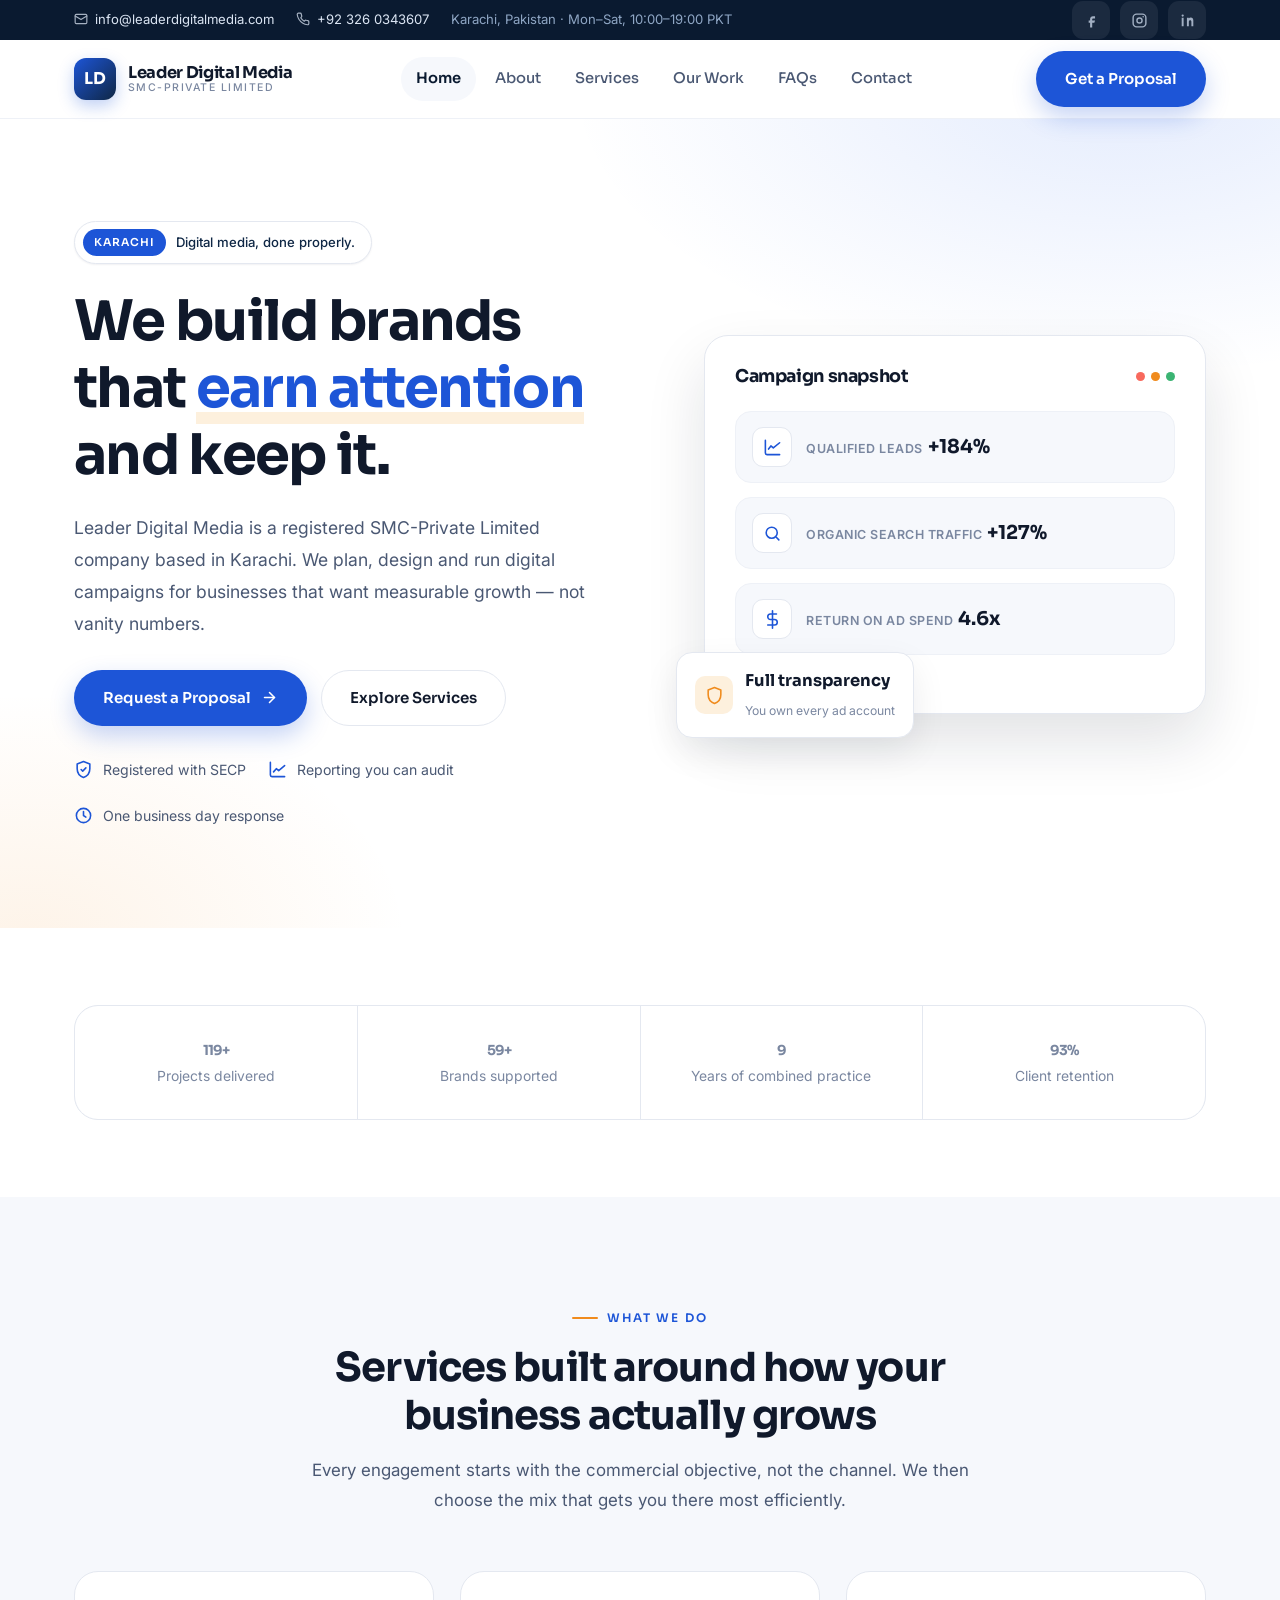
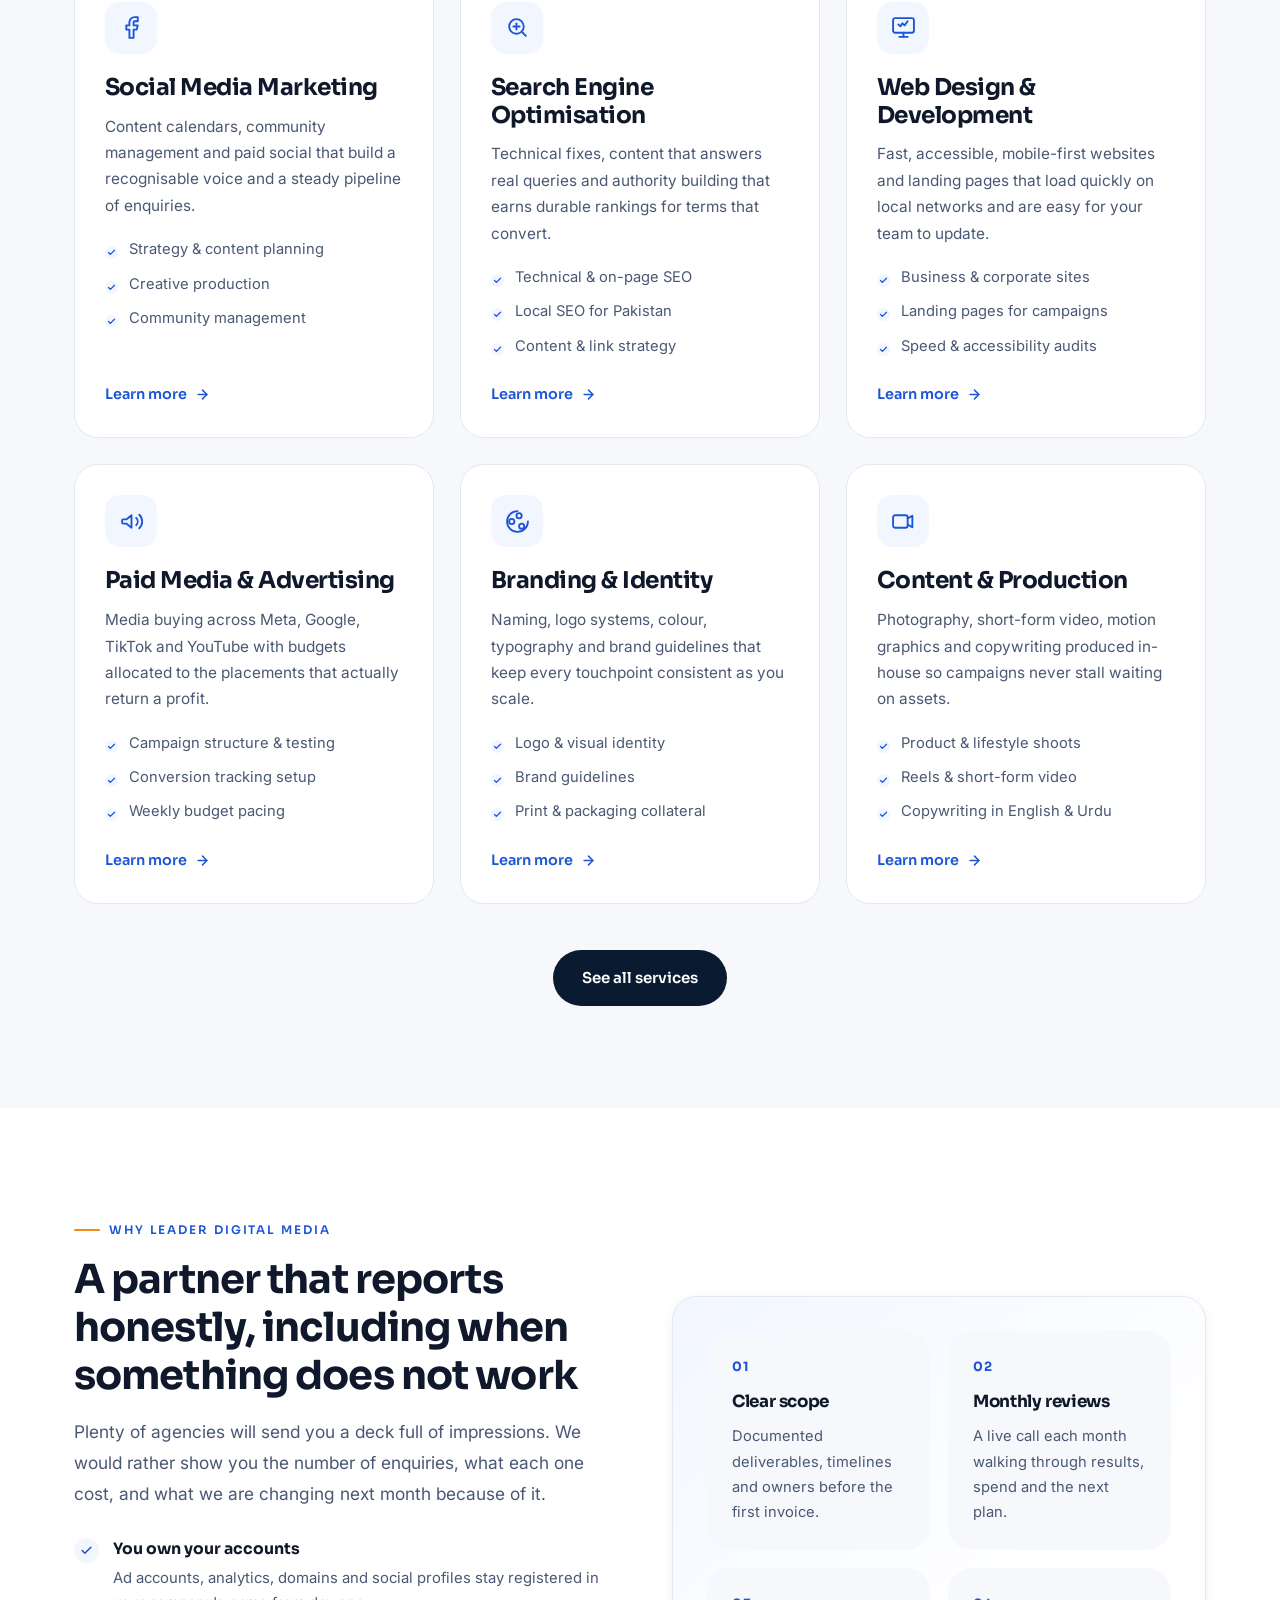
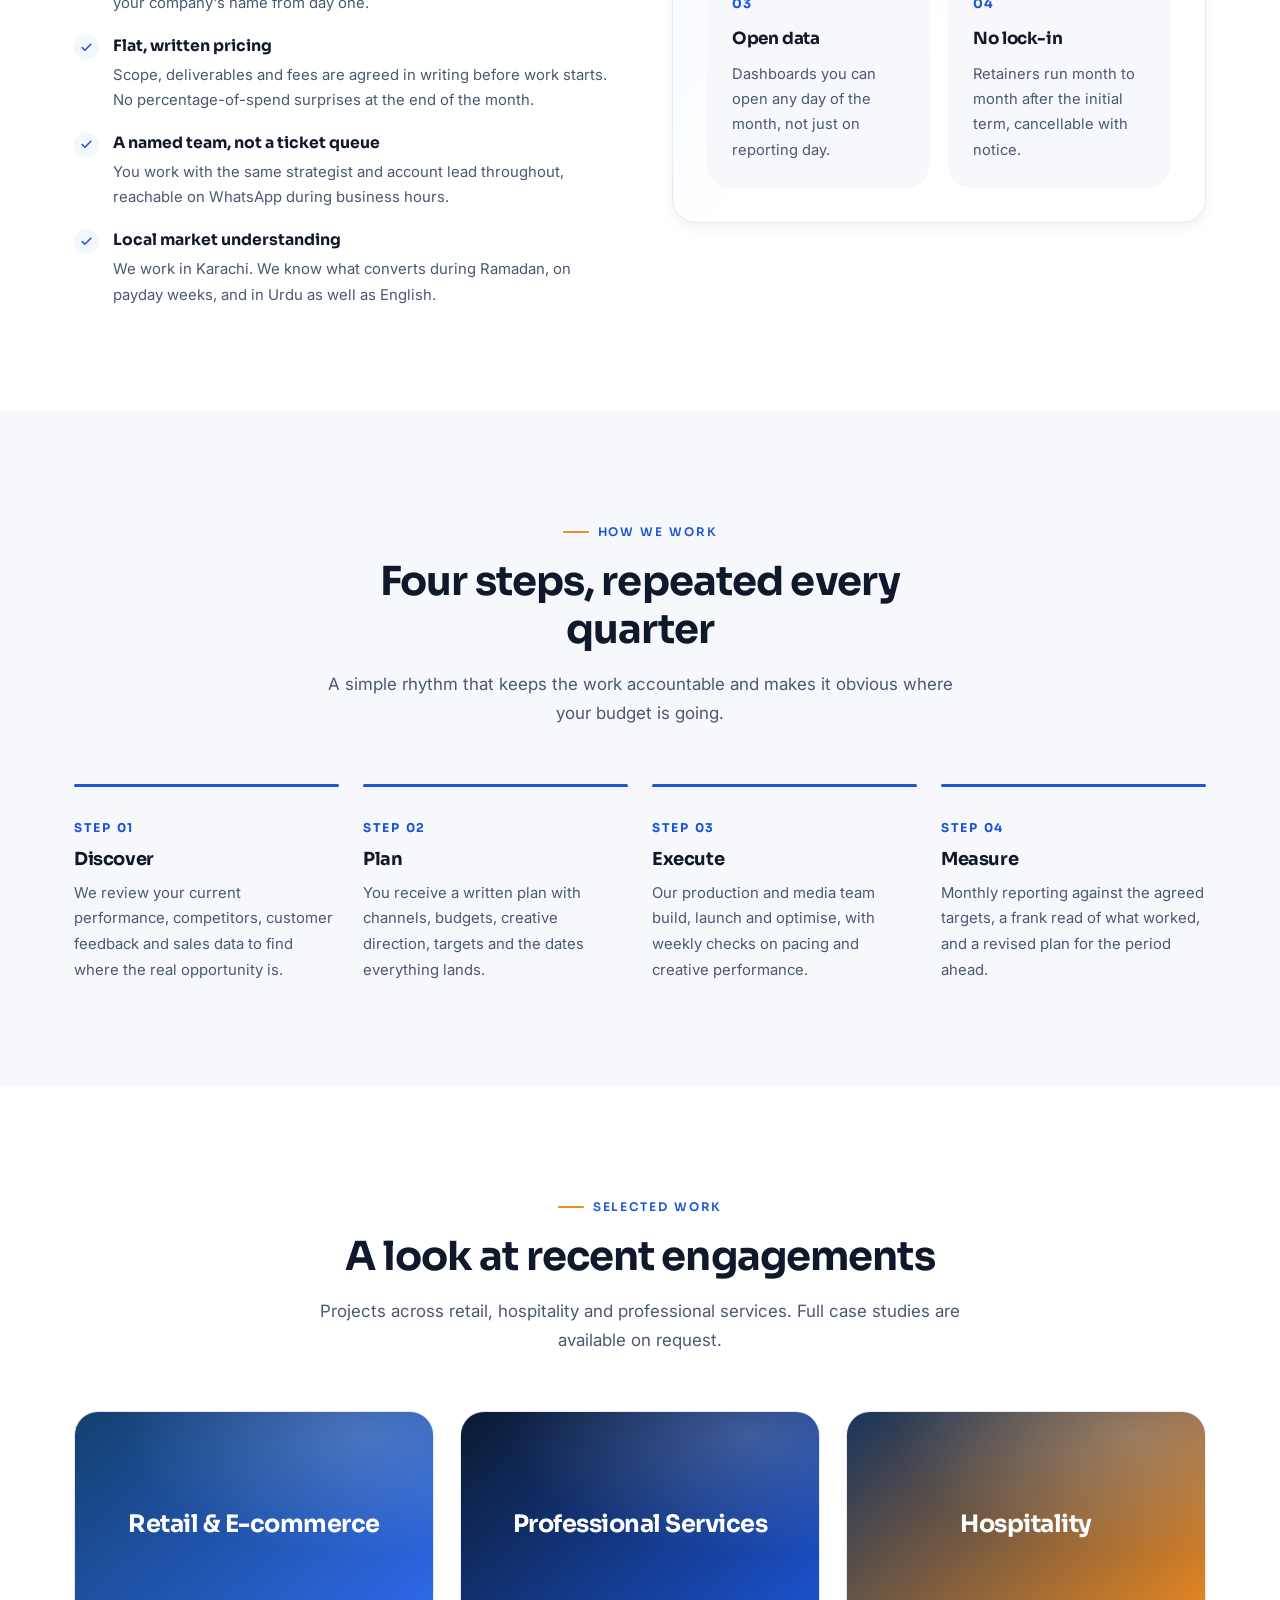
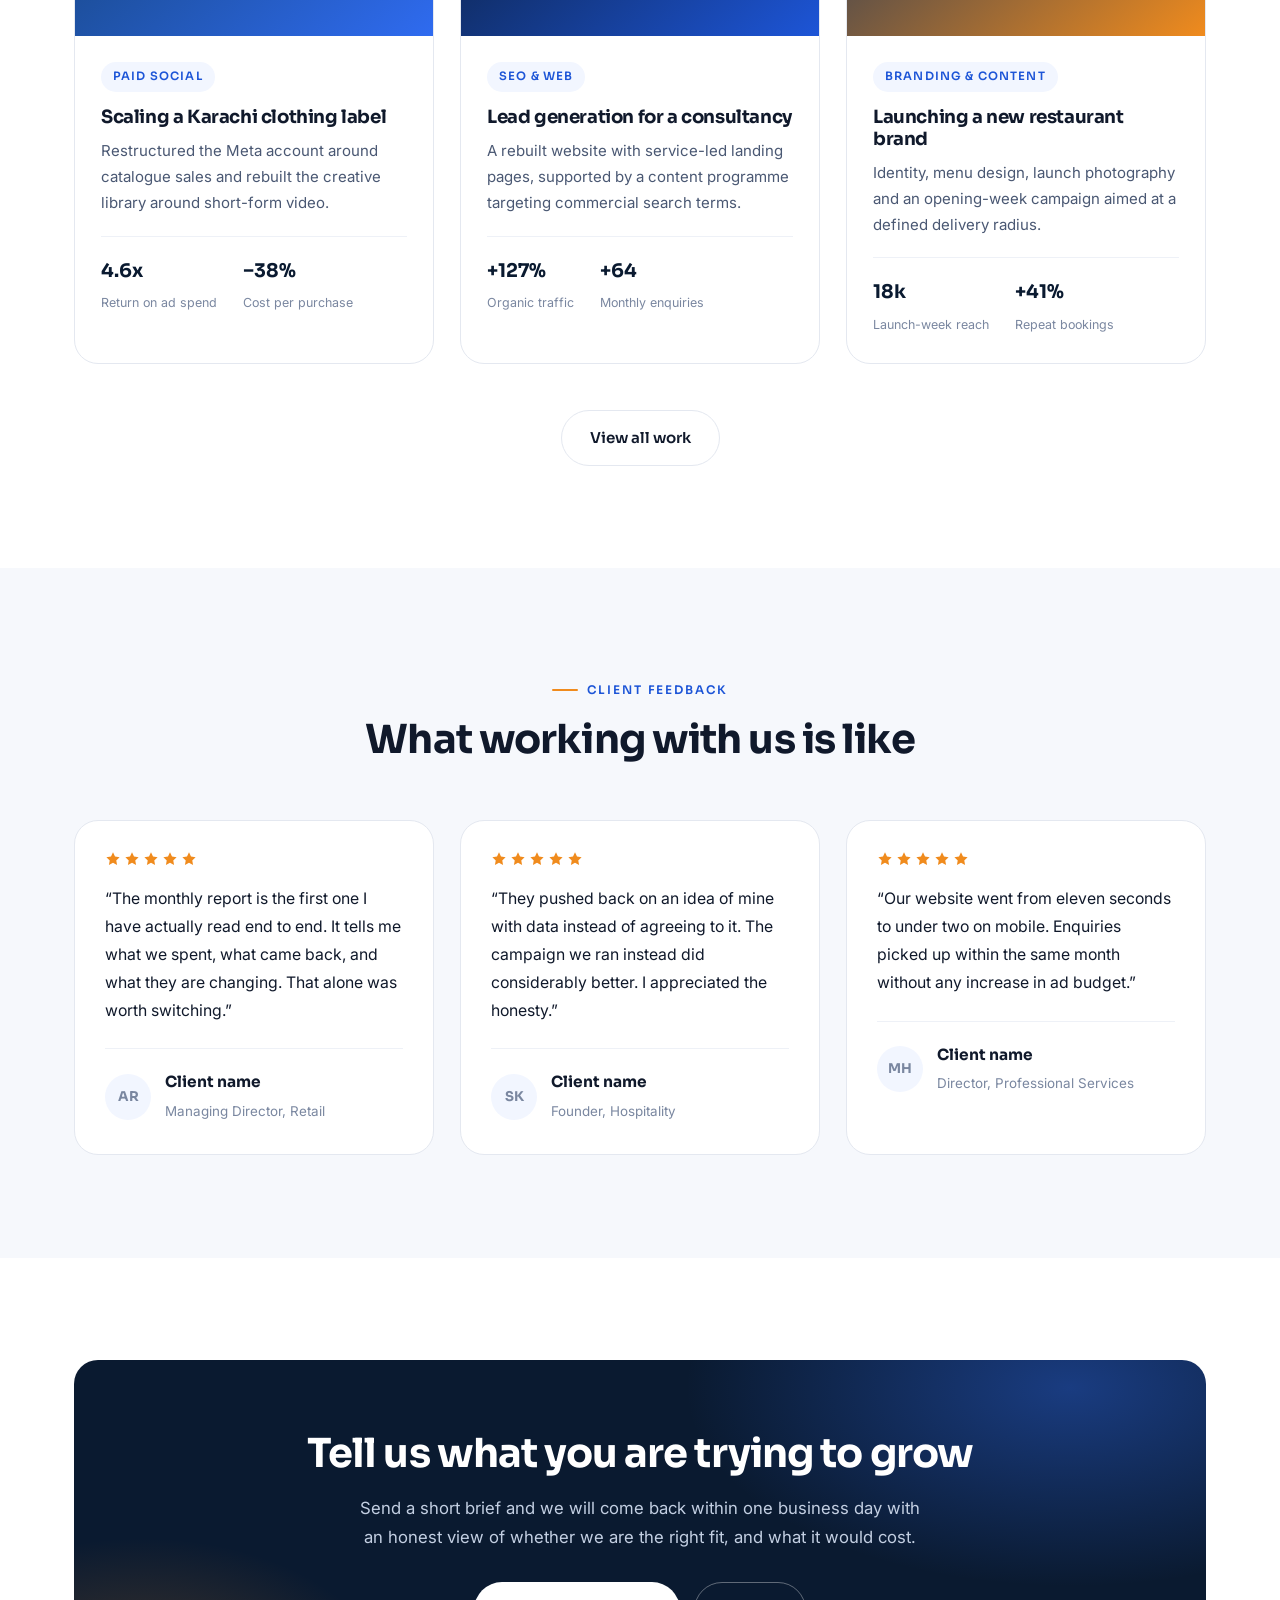
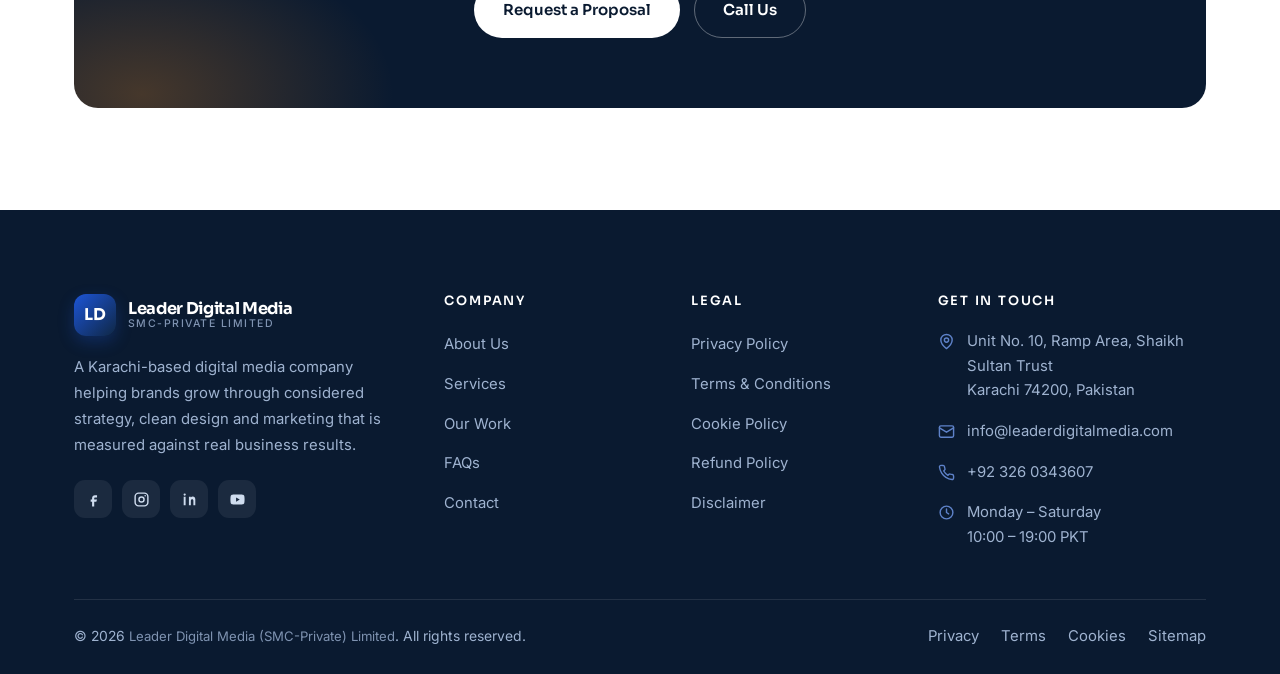
<file: index.html>
<!DOCTYPE html>
<html lang="en">
<head>
<meta charset="utf-8">
<meta name="viewport" content="width=device-width, initial-scale=1">
<title>Leader Digital Media (SMC-Private) Limited | Digital Marketing Agency in Karachi</title>
<meta name="description" content="Leader Digital Media is a Karachi-based digital media company offering social media marketing, SEO, web design and development, media buying, branding and content production.">
<meta name="author" content="Leader Digital Media (SMC-Private) Limited">
<meta name="robots" content="index, follow">
<meta name="google-site-verification" content="y5hjlefByO8rSD1HvEyz4yO1it33WcrWJiezWzdtrhw">
<link rel="canonical" href="https://leaderdigitalmedia.vercel.app/">
<meta property="og:type" content="website">
<meta property="og:site_name" content="Leader Digital Media">
<meta property="og:title" content="Leader Digital Media (SMC-Private) Limited | Digital Marketing Agency in Karachi">
<meta property="og:description" content="Leader Digital Media is a Karachi-based digital media company offering social media marketing, SEO, web design and development, media buying, branding and content production.">
<meta property="og:url" content="https://leaderdigitalmedia.vercel.app/">
<meta property="og:locale" content="en_PK">
<meta name="twitter:card" content="summary_large_image">
<meta name="theme-color" content="#0a1a30">
<link rel="icon" href="data:image/svg+xml,%3Csvg xmlns='http://www.w3.org/2000/svg' viewBox='0 0 64 64'%3E%3Crect width='64' height='64' rx='14' fill='%231d55d7'/%3E%3Ctext x='32' y='43' font-family='Helvetica,Arial,sans-serif' font-size='30' font-weight='bold' fill='white' text-anchor='middle'%3ELD%3C/text%3E%3C/svg%3E">
<link rel="preconnect" href="https://fonts.googleapis.com">
<link rel="preconnect" href="https://fonts.gstatic.com" crossorigin>
<link href="https://fonts.googleapis.com/css2?family=Sora:wght@400;500;600;700&family=Inter:wght@400;500;600&display=swap" rel="stylesheet">
<link rel="stylesheet" href="assets/css/style.css">
<script type="application/ld+json">
{
  "@context":"https://schema.org",
  "@type":"Organization",
  "name":"Leader Digital Media (SMC-Private) Limited",
  "alternateName":"Leader Digital Media",
  "url":"https://leaderdigitalmedia.vercel.app",
  "email":"info@leaderdigitalmedia.com",
  "telephone":"+923260343607",
  "description":"Leader Digital Media (SMC-Private) Limited is a digital media and marketing company based in Karachi, Pakistan, delivering social media marketing, SEO, web design and development, media buying, branding and content production.",
  "address":{
    "@type":"PostalAddress",
    "streetAddress":"Unit No. 10, Ramp Area, Shaikh Sultan Trust",
    "addressLocality":"Karachi",
    "postalCode":"74200",
    "addressCountry":"PK"
  },
  "areaServed":"PK"
}
</script>
</head>
<body>
<a class="skip-link" href="#main">Skip to main content</a>

<header class="site-header">
  <div class="topbar">
    <div class="wrap">
      <ul class="topbar-list">
        <li><a href="mailto:info@leaderdigitalmedia.com"><svg viewBox="0 0 24 24" fill="none" stroke="currentColor" stroke-width="2" stroke-linecap="round" stroke-linejoin="round"><rect x="2" y="4" width="20" height="16" rx="2"/><path d="m22 7-10 6L2 7"/></svg>info@leaderdigitalmedia.com</a></li>
        <li><a href="tel:+923260343607"><svg viewBox="0 0 24 24" fill="none" stroke="currentColor" stroke-width="2" stroke-linecap="round" stroke-linejoin="round"><path d="M22 16.9v3a2 2 0 0 1-2.2 2 19.8 19.8 0 0 1-8.6-3.1 19.5 19.5 0 0 1-6-6A19.8 19.8 0 0 1 2.1 4.2 2 2 0 0 1 4.1 2h3a2 2 0 0 1 2 1.7c.1 1 .4 1.9.7 2.8a2 2 0 0 1-.5 2.1L8.1 9.9a16 16 0 0 0 6 6l1.3-1.3a2 2 0 0 1 2.1-.4c.9.3 1.8.6 2.8.7a2 2 0 0 1 1.7 2z"/></svg>+92 326 0343607</a></li>
        <li class="topbar-tag">Karachi, Pakistan &middot; Mon&ndash;Sat, 10:00&ndash;19:00 PKT</li>
      </ul>
      <div class="social" aria-label="Social media">
        <a href="#" aria-label="Facebook"><svg viewBox="0 0 24 24" fill="currentColor"><path d="M14 9h3V6h-3c-2.2 0-4 1.8-4 4v2H8v3h2v7h3v-7h3l1-3h-4v-2c0-.6.4-1 1-1z"/></svg></a>
        <a href="#" aria-label="Instagram"><svg viewBox="0 0 24 24" fill="none" stroke="currentColor" stroke-width="2"><rect x="3" y="3" width="18" height="18" rx="5"/><circle cx="12" cy="12" r="3.6"/><circle cx="17.2" cy="6.8" r="1.1" fill="currentColor" stroke="none"/></svg></a>
        <a href="#" aria-label="LinkedIn"><svg viewBox="0 0 24 24" fill="currentColor"><path d="M6.5 8H3.8v12h2.7V8zM5.2 3.5a1.6 1.6 0 1 0 0 3.2 1.6 1.6 0 0 0 0-3.2zM20.2 20h-2.7v-6.1c0-1.5-.6-2.3-1.7-2.3-1.2 0-1.9.8-1.9 2.3V20h-2.7V8h2.6v1.2c.6-.9 1.6-1.5 2.9-1.5 2.2 0 3.5 1.4 3.5 4.1V20z"/></svg></a>
      </div>
    </div>
  </div>
  <div class="wrap">
    <nav class="nav" aria-label="Main navigation">
      <a class="brand" href="index.html">
        <span class="brand-mark" aria-hidden="true">LD</span>
        <span class="brand-text">
          <span class="brand-name">Leader Digital Media</span>
          <span class="brand-sub">SMC-Private Limited</span>
        </span>
      </a>
      <ul class="nav-menu" id="nav-menu">
      <li><a href="index.html" class="active" aria-current="page">Home</a></li>
      <li><a href="about.html">About</a></li>
      <li><a href="services.html">Services</a></li>
      <li><a href="portfolio.html">Our Work</a></li>
      <li><a href="faq.html">FAQs</a></li>
      <li><a href="contact.html">Contact</a></li>
        <li class="nav-cta"><a href="contact.html">Get a Proposal</a></li>
      </ul>
      <div class="nav-actions">
        <a class="btn btn-primary" href="contact.html">Get a Proposal</a>
        <button class="nav-toggle" type="button" aria-label="Toggle navigation menu" aria-expanded="false" aria-controls="nav-menu"><span></span></button>
      </div>
    </nav>
  </div>
</header>
<main id="main">
<!-- ===== HERO ===== -->
<section class="hero">
  <div class="wrap hero-grid">
    <div>
      <span class="hero-pill"><b>Karachi</b> Digital media, done properly.</span>
      <h1>We build brands that <em>earn attention</em> and keep it.</h1>
      <p class="hero-lead">Leader Digital Media is a registered SMC-Private Limited company based in Karachi. We plan, design and run digital campaigns for businesses that want measurable growth &mdash; not vanity numbers.</p>
      <div class="btn-row">
        <a class="btn btn-primary" href="contact.html">Request a Proposal
          <svg viewBox="0 0 24 24" fill="none" stroke="currentColor" stroke-width="2.2" stroke-linecap="round" stroke-linejoin="round"><path d="M5 12h14"/><path d="m12 5 7 7-7 7"/></svg>
        </a>
        <a class="btn btn-ghost" href="services.html">Explore Services</a>
      </div>
      <div class="hero-trust">
        <div class="hero-trust-item">
          <svg viewBox="0 0 24 24" fill="none" stroke="currentColor" stroke-width="2" stroke-linecap="round" stroke-linejoin="round"><path d="M12 2 4 5v6c0 5 3.4 9.3 8 11 4.6-1.7 8-6 8-11V5l-8-3z"/><path d="m9 12 2 2 4-4"/></svg>
          <span>Registered with SECP</span>
        </div>
        <div class="hero-trust-item">
          <svg viewBox="0 0 24 24" fill="none" stroke="currentColor" stroke-width="2" stroke-linecap="round" stroke-linejoin="round"><path d="M3 3v16a2 2 0 0 0 2 2h16"/><path d="m7 15 3.5-4 3 2.5L21 7"/></svg>
          <span>Reporting you can audit</span>
        </div>
        <div class="hero-trust-item">
          <svg viewBox="0 0 24 24" fill="none" stroke="currentColor" stroke-width="2" stroke-linecap="round" stroke-linejoin="round"><circle cx="12" cy="12" r="9"/><path d="M12 7v5l3 2"/></svg>
          <span>One business day response</span>
        </div>
      </div>
    </div>

    <div class="hero-visual">
      <div class="hero-card">
        <div class="hero-card-head">
          <h3>Campaign snapshot</h3>
          <span class="hero-dot" aria-hidden="true"><i></i><i></i><i></i></span>
        </div>
        <div class="metric-row">
          <div class="metric">
            <span class="metric-ico"><svg viewBox="0 0 24 24" fill="none" stroke="currentColor" stroke-width="2" stroke-linecap="round" stroke-linejoin="round"><path d="M3 3v16a2 2 0 0 0 2 2h16"/><path d="m7 14 3-4 3 2.5L21 6"/></svg></span>
            <div class="metric-body">
              <span class="metric-label">Qualified leads</span>
              <span class="metric-value">+184%</span>
              <span class="metric-bar"><i style="width:84%"></i></span>
            </div>
          </div>
          <div class="metric">
            <span class="metric-ico"><svg viewBox="0 0 24 24" fill="none" stroke="currentColor" stroke-width="2" stroke-linecap="round" stroke-linejoin="round"><circle cx="11" cy="11" r="7"/><path d="m20 20-3.2-3.2"/></svg></span>
            <div class="metric-body">
              <span class="metric-label">Organic search traffic</span>
              <span class="metric-value">+127%</span>
              <span class="metric-bar"><i style="width:67%"></i></span>
            </div>
          </div>
          <div class="metric">
            <span class="metric-ico"><svg viewBox="0 0 24 24" fill="none" stroke="currentColor" stroke-width="2" stroke-linecap="round" stroke-linejoin="round"><path d="M12 1v22"/><path d="M17 5H9.5a3.5 3.5 0 0 0 0 7h5a3.5 3.5 0 0 1 0 7H6"/></svg></span>
            <div class="metric-body">
              <span class="metric-label">Return on ad spend</span>
              <span class="metric-value">4.6x</span>
              <span class="metric-bar"><i style="width:76%"></i></span>
            </div>
          </div>
        </div>
      </div>
      <div class="hero-float hero-float-1">
        <span class="ico"><svg viewBox="0 0 24 24" fill="none" stroke="currentColor" stroke-width="2" stroke-linecap="round" stroke-linejoin="round"><path d="M12 2 4 5v6c0 5 3.4 9.3 8 11 4.6-1.7 8-6 8-11V5l-8-3z"/></svg></span>
        <div>
          <strong>Full transparency</strong>
          <span>You own every ad account</span>
        </div>
      </div>
    </div>
  </div>
</section>

<!-- ===== STATS ===== -->
<section class="section-sm">
  <div class="wrap">
    <div class="stat-band reveal">
      <div class="stat"><b><span data-count="120" data-suffix="+">120+</span></b><span>Projects delivered</span></div>
      <div class="stat"><b><span data-count="60" data-suffix="+">60+</span></b><span>Brands supported</span></div>
      <div class="stat"><b><span data-count="9" data-suffix="">9</span></b><span>Years of combined practice</span></div>
      <div class="stat"><b><span data-count="94" data-suffix="%">94%</span></b><span>Client retention</span></div>
    </div>
  </div>
</section>

<!-- ===== SERVICES ===== -->
<section class="section bg-alt">
  <div class="wrap">
    <div class="section-head center reveal">
      <span class="eyebrow">What we do</span>
      <h2>Services built around how your business actually grows</h2>
      <p>Every engagement starts with the commercial objective, not the channel. We then choose the mix that gets you there most efficiently.</p>
    </div>

    <div class="grid g-3">
      <article class="card reveal">
        <span class="card-ico"><svg viewBox="0 0 24 24" fill="none" stroke="currentColor" stroke-width="1.8" stroke-linecap="round" stroke-linejoin="round"><path d="M18 2h-3a5 5 0 0 0-5 5v3H7v4h3v8h4v-8h3l1-4h-4V7a1 1 0 0 1 1-1h3z"/></svg></span>
        <h3>Social Media Marketing</h3>
        <p>Content calendars, community management and paid social that build a recognisable voice and a steady pipeline of enquiries.</p>
        <ul class="card-list">
          <li>Strategy &amp; content planning</li>
          <li>Creative production</li>
          <li>Community management</li>
        </ul>
        <div class="card-foot"><a class="link-arrow" href="services.html#social">Learn more <svg viewBox="0 0 24 24" fill="none" stroke="currentColor" stroke-width="2.4" stroke-linecap="round" stroke-linejoin="round"><path d="M5 12h14"/><path d="m12 5 7 7-7 7"/></svg></a></div>
      </article>

      <article class="card reveal">
        <span class="card-ico"><svg viewBox="0 0 24 24" fill="none" stroke="currentColor" stroke-width="1.8" stroke-linecap="round" stroke-linejoin="round"><circle cx="11" cy="11" r="7"/><path d="m20 20-3.2-3.2"/><path d="M8 11h6"/><path d="M11 8v6"/></svg></span>
        <h3>Search Engine Optimisation</h3>
        <p>Technical fixes, content that answers real queries and authority building that earns durable rankings for terms that convert.</p>
        <ul class="card-list">
          <li>Technical &amp; on-page SEO</li>
          <li>Local SEO for Pakistan</li>
          <li>Content &amp; link strategy</li>
        </ul>
        <div class="card-foot"><a class="link-arrow" href="services.html#seo">Learn more <svg viewBox="0 0 24 24" fill="none" stroke="currentColor" stroke-width="2.4" stroke-linecap="round" stroke-linejoin="round"><path d="M5 12h14"/><path d="m12 5 7 7-7 7"/></svg></a></div>
      </article>

      <article class="card reveal">
        <span class="card-ico"><svg viewBox="0 0 24 24" fill="none" stroke="currentColor" stroke-width="1.8" stroke-linecap="round" stroke-linejoin="round"><rect x="2" y="3" width="20" height="14" rx="2"/><path d="M8 21h8"/><path d="M12 17v4"/><path d="m7 9 2 2 2-3 2 2 3-4"/></svg></span>
        <h3>Web Design &amp; Development</h3>
        <p>Fast, accessible, mobile-first websites and landing pages that load quickly on local networks and are easy for your team to update.</p>
        <ul class="card-list">
          <li>Business &amp; corporate sites</li>
          <li>Landing pages for campaigns</li>
          <li>Speed &amp; accessibility audits</li>
        </ul>
        <div class="card-foot"><a class="link-arrow" href="services.html#web">Learn more <svg viewBox="0 0 24 24" fill="none" stroke="currentColor" stroke-width="2.4" stroke-linecap="round" stroke-linejoin="round"><path d="M5 12h14"/><path d="m12 5 7 7-7 7"/></svg></a></div>
      </article>

      <article class="card reveal">
        <span class="card-ico"><svg viewBox="0 0 24 24" fill="none" stroke="currentColor" stroke-width="1.8" stroke-linecap="round" stroke-linejoin="round"><path d="M3 11v2a1 1 0 0 0 1 1h3l5 4V6L7 10H4a1 1 0 0 0-1 1z"/><path d="M16.5 8.5a5 5 0 0 1 0 7"/><path d="M19.5 5.5a9 9 0 0 1 0 13"/></svg></span>
        <h3>Paid Media &amp; Advertising</h3>
        <p>Media buying across Meta, Google, TikTok and YouTube with budgets allocated to the placements that actually return a profit.</p>
        <ul class="card-list">
          <li>Campaign structure &amp; testing</li>
          <li>Conversion tracking setup</li>
          <li>Weekly budget pacing</li>
        </ul>
        <div class="card-foot"><a class="link-arrow" href="services.html#ads">Learn more <svg viewBox="0 0 24 24" fill="none" stroke="currentColor" stroke-width="2.4" stroke-linecap="round" stroke-linejoin="round"><path d="M5 12h14"/><path d="m12 5 7 7-7 7"/></svg></a></div>
      </article>

      <article class="card reveal">
        <span class="card-ico"><svg viewBox="0 0 24 24" fill="none" stroke="currentColor" stroke-width="1.8" stroke-linecap="round" stroke-linejoin="round"><circle cx="13.5" cy="6.5" r="2.5"/><circle cx="6.5" cy="12" r="2.5"/><circle cx="16" cy="16.5" r="2.5"/><path d="M12 2a10 10 0 1 0 10 10"/></svg></span>
        <h3>Branding &amp; Identity</h3>
        <p>Naming, logo systems, colour, typography and brand guidelines that keep every touchpoint consistent as you scale.</p>
        <ul class="card-list">
          <li>Logo &amp; visual identity</li>
          <li>Brand guidelines</li>
          <li>Print &amp; packaging collateral</li>
        </ul>
        <div class="card-foot"><a class="link-arrow" href="services.html#branding">Learn more <svg viewBox="0 0 24 24" fill="none" stroke="currentColor" stroke-width="2.4" stroke-linecap="round" stroke-linejoin="round"><path d="M5 12h14"/><path d="m12 5 7 7-7 7"/></svg></a></div>
      </article>

      <article class="card reveal">
        <span class="card-ico"><svg viewBox="0 0 24 24" fill="none" stroke="currentColor" stroke-width="1.8" stroke-linecap="round" stroke-linejoin="round"><path d="m16 9 4.5-2.5v11L16 15"/><rect x="2" y="6" width="14" height="12" rx="2"/></svg></span>
        <h3>Content &amp; Production</h3>
        <p>Photography, short-form video, motion graphics and copywriting produced in-house so campaigns never stall waiting on assets.</p>
        <ul class="card-list">
          <li>Product &amp; lifestyle shoots</li>
          <li>Reels &amp; short-form video</li>
          <li>Copywriting in English &amp; Urdu</li>
        </ul>
        <div class="card-foot"><a class="link-arrow" href="services.html#content">Learn more <svg viewBox="0 0 24 24" fill="none" stroke="currentColor" stroke-width="2.4" stroke-linecap="round" stroke-linejoin="round"><path d="M5 12h14"/><path d="m12 5 7 7-7 7"/></svg></a></div>
      </article>
    </div>

    <div class="btn-row center reveal" style="margin-top:46px">
      <a class="btn btn-dark" href="services.html">See all services</a>
    </div>
  </div>
</section>

<!-- ===== WHY US ===== -->
<section class="section">
  <div class="wrap split">
    <div class="reveal">
      <span class="eyebrow">Why Leader Digital Media</span>
      <h2>A partner that reports honestly, including when something does not work</h2>
      <p class="lead" style="margin-top:16px">Plenty of agencies will send you a deck full of impressions. We would rather show you the number of enquiries, what each one cost, and what we are changing next month because of it.</p>
      <ul class="tick-list">
        <li>
          <span class="tick"><svg viewBox="0 0 24 24" fill="none" stroke="currentColor" stroke-width="3" stroke-linecap="round" stroke-linejoin="round"><polyline points="20 6 9 17 4 12"/></svg></span>
          <div><strong>You own your accounts</strong><p>Ad accounts, analytics, domains and social profiles stay registered in your company's name from day one.</p></div>
        </li>
        <li>
          <span class="tick"><svg viewBox="0 0 24 24" fill="none" stroke="currentColor" stroke-width="3" stroke-linecap="round" stroke-linejoin="round"><polyline points="20 6 9 17 4 12"/></svg></span>
          <div><strong>Flat, written pricing</strong><p>Scope, deliverables and fees are agreed in writing before work starts. No percentage-of-spend surprises at the end of the month.</p></div>
        </li>
        <li>
          <span class="tick"><svg viewBox="0 0 24 24" fill="none" stroke="currentColor" stroke-width="3" stroke-linecap="round" stroke-linejoin="round"><polyline points="20 6 9 17 4 12"/></svg></span>
          <div><strong>A named team, not a ticket queue</strong><p>You work with the same strategist and account lead throughout, reachable on WhatsApp during business hours.</p></div>
        </li>
        <li>
          <span class="tick"><svg viewBox="0 0 24 24" fill="none" stroke="currentColor" stroke-width="3" stroke-linecap="round" stroke-linejoin="round"><polyline points="20 6 9 17 4 12"/></svg></span>
          <div><strong>Local market understanding</strong><p>We work in Karachi. We know what converts during Ramadan, on payday weeks, and in Urdu as well as English.</p></div>
        </li>
      </ul>
    </div>

    <div class="split-media reveal">
      <div class="grid g-2" style="gap:18px">
        <div class="card card-flat" style="padding:24px">
          <span class="card-num">01</span>
          <h3 style="font-size:1.05rem">Clear scope</h3>
          <p style="font-size:.92rem">Documented deliverables, timelines and owners before the first invoice.</p>
        </div>
        <div class="card card-flat" style="padding:24px">
          <span class="card-num">02</span>
          <h3 style="font-size:1.05rem">Monthly reviews</h3>
          <p style="font-size:.92rem">A live call each month walking through results, spend and the next plan.</p>
        </div>
        <div class="card card-flat" style="padding:24px">
          <span class="card-num">03</span>
          <h3 style="font-size:1.05rem">Open data</h3>
          <p style="font-size:.92rem">Dashboards you can open any day of the month, not just on reporting day.</p>
        </div>
        <div class="card card-flat" style="padding:24px">
          <span class="card-num">04</span>
          <h3 style="font-size:1.05rem">No lock-in</h3>
          <p style="font-size:.92rem">Retainers run month to month after the initial term, cancellable with notice.</p>
        </div>
      </div>
    </div>
  </div>
</section>

<!-- ===== PROCESS ===== -->
<section class="section bg-alt">
  <div class="wrap">
    <div class="section-head center reveal">
      <span class="eyebrow">How we work</span>
      <h2>Four steps, repeated every quarter</h2>
      <p>A simple rhythm that keeps the work accountable and makes it obvious where your budget is going.</p>
    </div>
    <div class="steps">
      <div class="step is-on reveal">
        <b>Step 01</b>
        <h3>Discover</h3>
        <p>We review your current performance, competitors, customer feedback and sales data to find where the real opportunity is.</p>
      </div>
      <div class="step is-on reveal">
        <b>Step 02</b>
        <h3>Plan</h3>
        <p>You receive a written plan with channels, budgets, creative direction, targets and the dates everything lands.</p>
      </div>
      <div class="step is-on reveal">
        <b>Step 03</b>
        <h3>Execute</h3>
        <p>Our production and media team build, launch and optimise, with weekly checks on pacing and creative performance.</p>
      </div>
      <div class="step is-on reveal">
        <b>Step 04</b>
        <h3>Measure</h3>
        <p>Monthly reporting against the agreed targets, a frank read of what worked, and a revised plan for the period ahead.</p>
      </div>
    </div>
  </div>
</section>

<!-- ===== WORK PREVIEW ===== -->
<section class="section">
  <div class="wrap">
    <div class="section-head center reveal">
      <span class="eyebrow">Selected work</span>
      <h2>A look at recent engagements</h2>
      <p>Projects across retail, hospitality and professional services. Full case studies are available on request.</p>
    </div>
    <!-- Sample project content: replace with your own case studies and figures. -->
    <div class="work-grid">
      <article class="work reveal">
        <div class="work-thumb alt-1"><span>Retail &amp; E-commerce</span></div>
        <div class="work-body">
          <span class="work-tag">Paid Social</span>
          <h3>Scaling a Karachi clothing label</h3>
          <p>Restructured the Meta account around catalogue sales and rebuilt the creative library around short-form video.</p>
          <div class="work-meta">
            <div><b>4.6x</b><span>Return on ad spend</span></div>
            <div><b>&minus;38%</b><span>Cost per purchase</span></div>
          </div>
        </div>
      </article>
      <article class="work reveal">
        <div class="work-thumb alt-2"><span>Professional Services</span></div>
        <div class="work-body">
          <span class="work-tag">SEO &amp; Web</span>
          <h3>Lead generation for a consultancy</h3>
          <p>A rebuilt website with service-led landing pages, supported by a content programme targeting commercial search terms.</p>
          <div class="work-meta">
            <div><b>+127%</b><span>Organic traffic</span></div>
            <div><b>+64</b><span>Monthly enquiries</span></div>
          </div>
        </div>
      </article>
      <article class="work reveal">
        <div class="work-thumb alt-3"><span>Hospitality</span></div>
        <div class="work-body">
          <span class="work-tag">Branding &amp; Content</span>
          <h3>Launching a new restaurant brand</h3>
          <p>Identity, menu design, launch photography and an opening-week campaign aimed at a defined delivery radius.</p>
          <div class="work-meta">
            <div><b>18k</b><span>Launch-week reach</span></div>
            <div><b>+41%</b><span>Repeat bookings</span></div>
          </div>
        </div>
      </article>
    </div>
    <div class="btn-row center reveal" style="margin-top:46px">
      <a class="btn btn-ghost" href="portfolio.html">View all work</a>
    </div>
  </div>
</section>

<!-- ===== TESTIMONIALS ===== -->
<section class="section bg-alt">
  <div class="wrap">
    <div class="section-head center reveal">
      <span class="eyebrow">Client feedback</span>
      <h2>What working with us is like</h2>
    </div>
    <!-- Sample testimonials: replace with real, attributed client quotes before publishing. -->
    <div class="grid g-3">
      <article class="quote reveal">
        <div class="stars" aria-label="5 out of 5">
          <svg viewBox="0 0 24 24" fill="currentColor"><path d="m12 2 3 6.3 6.9 1-5 4.8 1.2 6.9L12 17.8 5.9 21l1.2-6.9-5-4.8 6.9-1z"/></svg>
          <svg viewBox="0 0 24 24" fill="currentColor"><path d="m12 2 3 6.3 6.9 1-5 4.8 1.2 6.9L12 17.8 5.9 21l1.2-6.9-5-4.8 6.9-1z"/></svg>
          <svg viewBox="0 0 24 24" fill="currentColor"><path d="m12 2 3 6.3 6.9 1-5 4.8 1.2 6.9L12 17.8 5.9 21l1.2-6.9-5-4.8 6.9-1z"/></svg>
          <svg viewBox="0 0 24 24" fill="currentColor"><path d="m12 2 3 6.3 6.9 1-5 4.8 1.2 6.9L12 17.8 5.9 21l1.2-6.9-5-4.8 6.9-1z"/></svg>
          <svg viewBox="0 0 24 24" fill="currentColor"><path d="m12 2 3 6.3 6.9 1-5 4.8 1.2 6.9L12 17.8 5.9 21l1.2-6.9-5-4.8 6.9-1z"/></svg>
        </div>
        <p>&ldquo;The monthly report is the first one I have actually read end to end. It tells me what we spent, what came back, and what they are changing. That alone was worth switching.&rdquo;</p>
        <div class="quote-foot">
          <span class="avatar" aria-hidden="true">AR</span>
          <div><strong>Client name</strong><span>Managing Director, Retail</span></div>
        </div>
      </article>

      <article class="quote reveal">
        <div class="stars" aria-label="5 out of 5">
          <svg viewBox="0 0 24 24" fill="currentColor"><path d="m12 2 3 6.3 6.9 1-5 4.8 1.2 6.9L12 17.8 5.9 21l1.2-6.9-5-4.8 6.9-1z"/></svg>
          <svg viewBox="0 0 24 24" fill="currentColor"><path d="m12 2 3 6.3 6.9 1-5 4.8 1.2 6.9L12 17.8 5.9 21l1.2-6.9-5-4.8 6.9-1z"/></svg>
          <svg viewBox="0 0 24 24" fill="currentColor"><path d="m12 2 3 6.3 6.9 1-5 4.8 1.2 6.9L12 17.8 5.9 21l1.2-6.9-5-4.8 6.9-1z"/></svg>
          <svg viewBox="0 0 24 24" fill="currentColor"><path d="m12 2 3 6.3 6.9 1-5 4.8 1.2 6.9L12 17.8 5.9 21l1.2-6.9-5-4.8 6.9-1z"/></svg>
          <svg viewBox="0 0 24 24" fill="currentColor"><path d="m12 2 3 6.3 6.9 1-5 4.8 1.2 6.9L12 17.8 5.9 21l1.2-6.9-5-4.8 6.9-1z"/></svg>
        </div>
        <p>&ldquo;They pushed back on an idea of mine with data instead of agreeing to it. The campaign we ran instead did considerably better. I appreciated the honesty.&rdquo;</p>
        <div class="quote-foot">
          <span class="avatar" aria-hidden="true">SK</span>
          <div><strong>Client name</strong><span>Founder, Hospitality</span></div>
        </div>
      </article>

      <article class="quote reveal">
        <div class="stars" aria-label="5 out of 5">
          <svg viewBox="0 0 24 24" fill="currentColor"><path d="m12 2 3 6.3 6.9 1-5 4.8 1.2 6.9L12 17.8 5.9 21l1.2-6.9-5-4.8 6.9-1z"/></svg>
          <svg viewBox="0 0 24 24" fill="currentColor"><path d="m12 2 3 6.3 6.9 1-5 4.8 1.2 6.9L12 17.8 5.9 21l1.2-6.9-5-4.8 6.9-1z"/></svg>
          <svg viewBox="0 0 24 24" fill="currentColor"><path d="m12 2 3 6.3 6.9 1-5 4.8 1.2 6.9L12 17.8 5.9 21l1.2-6.9-5-4.8 6.9-1z"/></svg>
          <svg viewBox="0 0 24 24" fill="currentColor"><path d="m12 2 3 6.3 6.9 1-5 4.8 1.2 6.9L12 17.8 5.9 21l1.2-6.9-5-4.8 6.9-1z"/></svg>
          <svg viewBox="0 0 24 24" fill="currentColor"><path d="m12 2 3 6.3 6.9 1-5 4.8 1.2 6.9L12 17.8 5.9 21l1.2-6.9-5-4.8 6.9-1z"/></svg>
        </div>
        <p>&ldquo;Our website went from eleven seconds to under two on mobile. Enquiries picked up within the same month without any increase in ad budget.&rdquo;</p>
        <div class="quote-foot">
          <span class="avatar" aria-hidden="true">MH</span>
          <div><strong>Client name</strong><span>Director, Professional Services</span></div>
        </div>
      </article>
    </div>
  </div>
</section>

<!-- ===== CTA ===== -->
<section class="section">
  <div class="wrap">
    <div class="cta reveal">
      <h2>Tell us what you are trying to grow</h2>
      <p>Send a short brief and we will come back within one business day with an honest view of whether we are the right fit, and what it would cost.</p>
      <div class="btn-row center">
        <a class="btn btn-light" href="contact.html">Request a Proposal</a>
        <a class="btn btn-outline-light" href="tel:+923260343607">Call Us</a>
      </div>
    </div>
  </div>
</section>
</main>
<footer class="site-footer">
  <div class="wrap">
    <div class="footer-grid">
      <div class="footer-about">
        <div class="brand footer-brand">
          <span class="brand-mark" aria-hidden="true">LD</span>
          <span class="brand-text">
            <span class="brand-name">Leader Digital Media</span>
            <span class="brand-sub">SMC-Private Limited</span>
          </span>
        </div>
        <p>A Karachi-based digital media company helping brands grow through considered strategy, clean design and marketing that is measured against real business results.</p>
        <div class="social" aria-label="Social media">
          <a href="#" aria-label="Facebook"><svg viewBox="0 0 24 24" fill="currentColor"><path d="M14 9h3V6h-3c-2.2 0-4 1.8-4 4v2H8v3h2v7h3v-7h3l1-3h-4v-2c0-.6.4-1 1-1z"/></svg></a>
        <a href="#" aria-label="Instagram"><svg viewBox="0 0 24 24" fill="none" stroke="currentColor" stroke-width="2"><rect x="3" y="3" width="18" height="18" rx="5"/><circle cx="12" cy="12" r="3.6"/><circle cx="17.2" cy="6.8" r="1.1" fill="currentColor" stroke="none"/></svg></a>
        <a href="#" aria-label="LinkedIn"><svg viewBox="0 0 24 24" fill="currentColor"><path d="M6.5 8H3.8v12h2.7V8zM5.2 3.5a1.6 1.6 0 1 0 0 3.2 1.6 1.6 0 0 0 0-3.2zM20.2 20h-2.7v-6.1c0-1.5-.6-2.3-1.7-2.3-1.2 0-1.9.8-1.9 2.3V20h-2.7V8h2.6v1.2c.6-.9 1.6-1.5 2.9-1.5 2.2 0 3.5 1.4 3.5 4.1V20z"/></svg></a>
        <a href="#" aria-label="YouTube"><svg viewBox="0 0 24 24" fill="currentColor"><path d="M21.6 7.2a2.5 2.5 0 0 0-1.7-1.8C18.3 5 12 5 12 5s-6.3 0-7.9.4A2.5 2.5 0 0 0 2.4 7.2 26 26 0 0 0 2 12a26 26 0 0 0 .4 4.8 2.5 2.5 0 0 0 1.7 1.8C5.7 19 12 19 12 19s6.3 0 7.9-.4a2.5 2.5 0 0 0 1.7-1.8A26 26 0 0 0 22 12a26 26 0 0 0-.4-4.8zM10 15V9l5.2 3L10 15z"/></svg></a>
        </div>
      </div>

      <div>
        <h4>Company</h4>
        <ul class="footer-links">
          <li><a href="about.html">About Us</a></li>
          <li><a href="services.html">Services</a></li>
          <li><a href="portfolio.html">Our Work</a></li>
          <li><a href="faq.html">FAQs</a></li>
          <li><a href="contact.html">Contact</a></li>
        </ul>
      </div>

      <div>
        <h4>Legal</h4>
        <ul class="footer-links">
          <li><a href="privacy-policy.html">Privacy Policy</a></li>
          <li><a href="terms-and-conditions.html">Terms &amp; Conditions</a></li>
          <li><a href="cookie-policy.html">Cookie Policy</a></li>
          <li><a href="refund-policy.html">Refund Policy</a></li>
          <li><a href="disclaimer.html">Disclaimer</a></li>
        </ul>
      </div>

      <div>
        <h4>Get in Touch</h4>
        <ul class="footer-contact">
          <li>
            <svg viewBox="0 0 24 24" fill="none" stroke="currentColor" stroke-width="2" stroke-linecap="round" stroke-linejoin="round"><path d="M20 10c0 6-8 12-8 12s-8-6-8-12a8 8 0 0 1 16 0z"/><circle cx="12" cy="10" r="3"/></svg>
            <address>Unit No. 10, Ramp Area, Shaikh Sultan Trust<br>Karachi 74200, Pakistan</address>
          </li>
          <li>
            <svg viewBox="0 0 24 24" fill="none" stroke="currentColor" stroke-width="2" stroke-linecap="round" stroke-linejoin="round"><rect x="2" y="4" width="20" height="16" rx="2"/><path d="m22 7-10 6L2 7"/></svg>
            <a href="mailto:info@leaderdigitalmedia.com">info@leaderdigitalmedia.com</a>
          </li>
          <li>
            <svg viewBox="0 0 24 24" fill="none" stroke="currentColor" stroke-width="2" stroke-linecap="round" stroke-linejoin="round"><path d="M22 16.9v3a2 2 0 0 1-2.2 2 19.8 19.8 0 0 1-8.6-3.1 19.5 19.5 0 0 1-6-6A19.8 19.8 0 0 1 2.1 4.2 2 2 0 0 1 4.1 2h3a2 2 0 0 1 2 1.7c.1 1 .4 1.9.7 2.8a2 2 0 0 1-.5 2.1L8.1 9.9a16 16 0 0 0 6 6l1.3-1.3a2 2 0 0 1 2.1-.4c.9.3 1.8.6 2.8.7a2 2 0 0 1 1.7 2z"/></svg>
            <a href="tel:+923260343607">+92 326 0343607</a>
          </li>
          <li>
            <svg viewBox="0 0 24 24" fill="none" stroke="currentColor" stroke-width="2" stroke-linecap="round" stroke-linejoin="round"><circle cx="12" cy="12" r="9"/><path d="M12 7v5l3 2"/></svg>
            <span>Monday &ndash; Saturday<br>10:00 &ndash; 19:00 PKT</span>
          </li>
        </ul>
      </div>
    </div>

    <div class="footer-bottom">
      <span>&copy; <span data-year>2026</span> <span class="footer-legal-name">Leader Digital Media (SMC-Private) Limited</span>. All rights reserved.</span>
      <ul>
        <li><a href="privacy-policy.html">Privacy</a></li>
        <li><a href="terms-and-conditions.html">Terms</a></li>
        <li><a href="cookie-policy.html">Cookies</a></li>
        <li><a href="sitemap.xml">Sitemap</a></li>
      </ul>
    </div>
  </div>
</footer>

<button class="to-top" type="button" aria-label="Back to top">
  <svg viewBox="0 0 24 24" fill="none" stroke="currentColor" stroke-width="2.2" stroke-linecap="round" stroke-linejoin="round"><path d="M12 19V5"/><path d="m5 12 7-7 7 7"/></svg>
</button>

<script src="assets/js/main.js"></script>
</body>
</html>
</file>
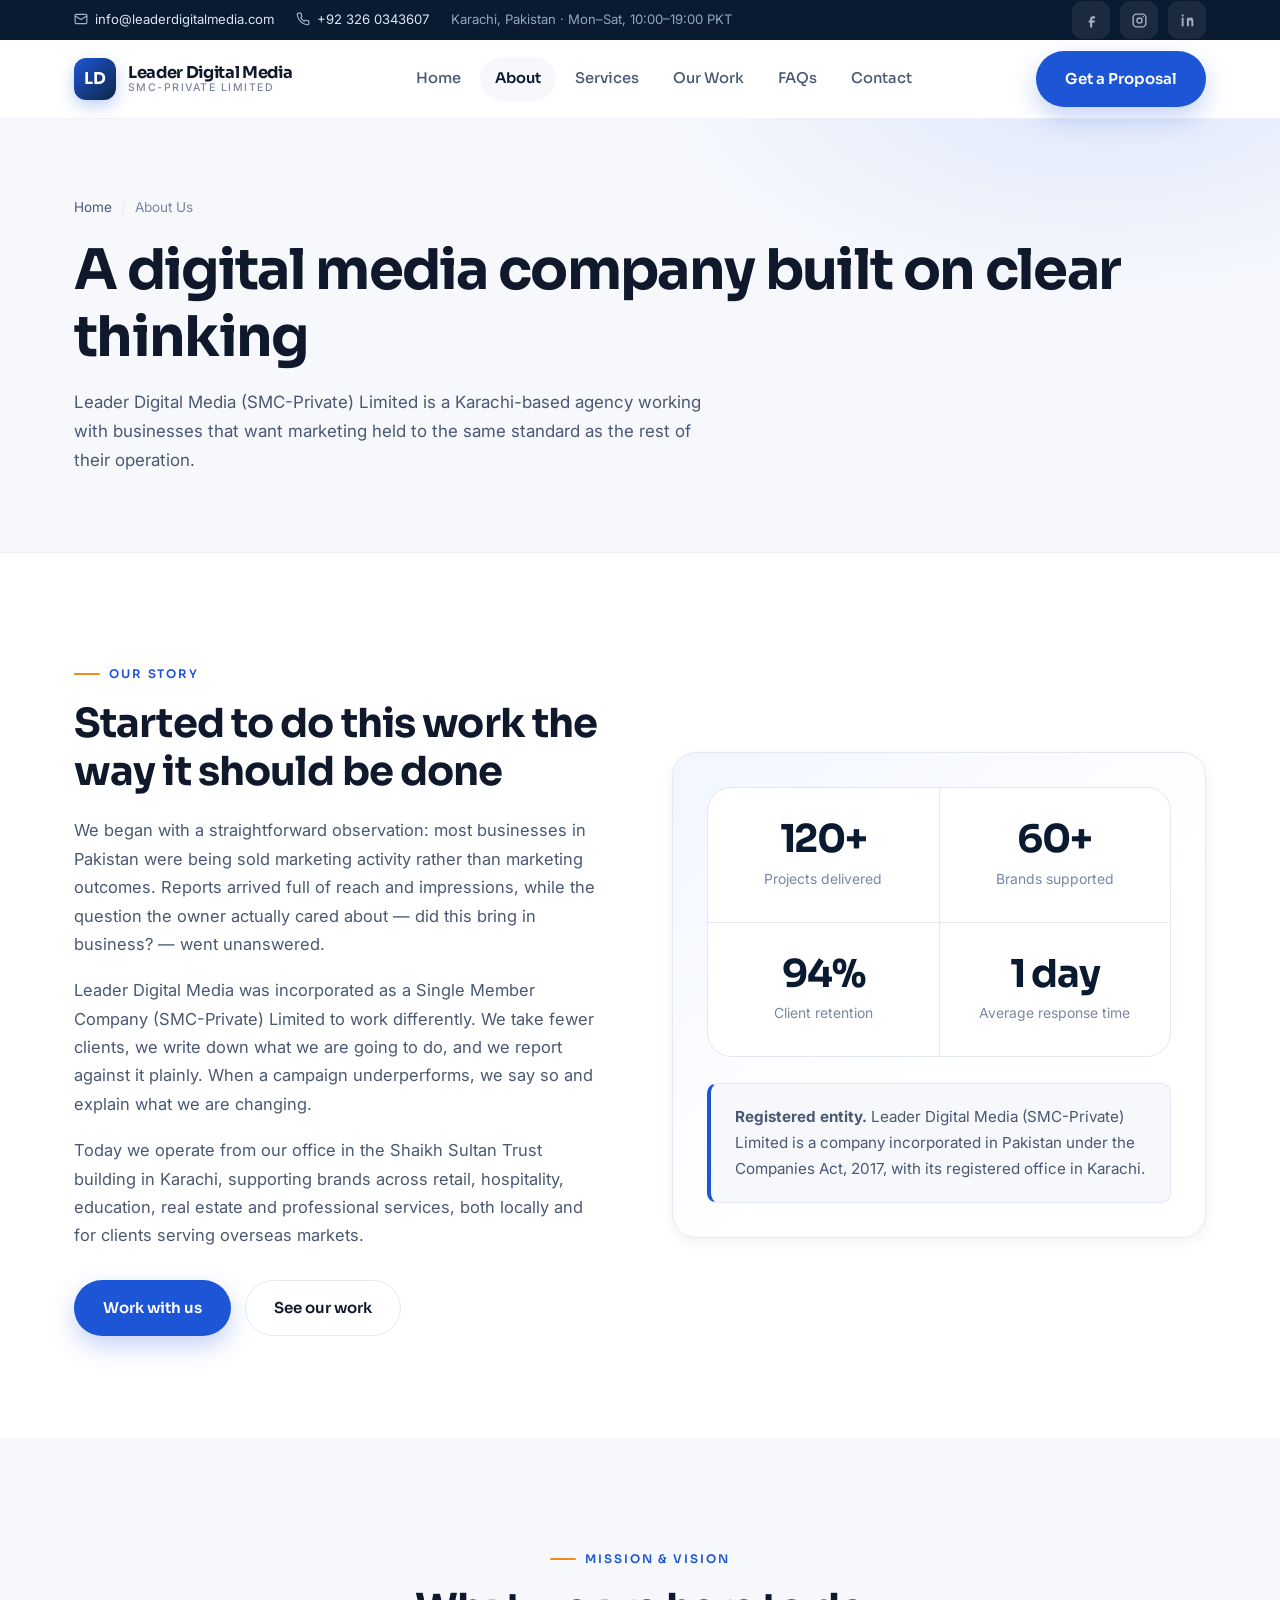
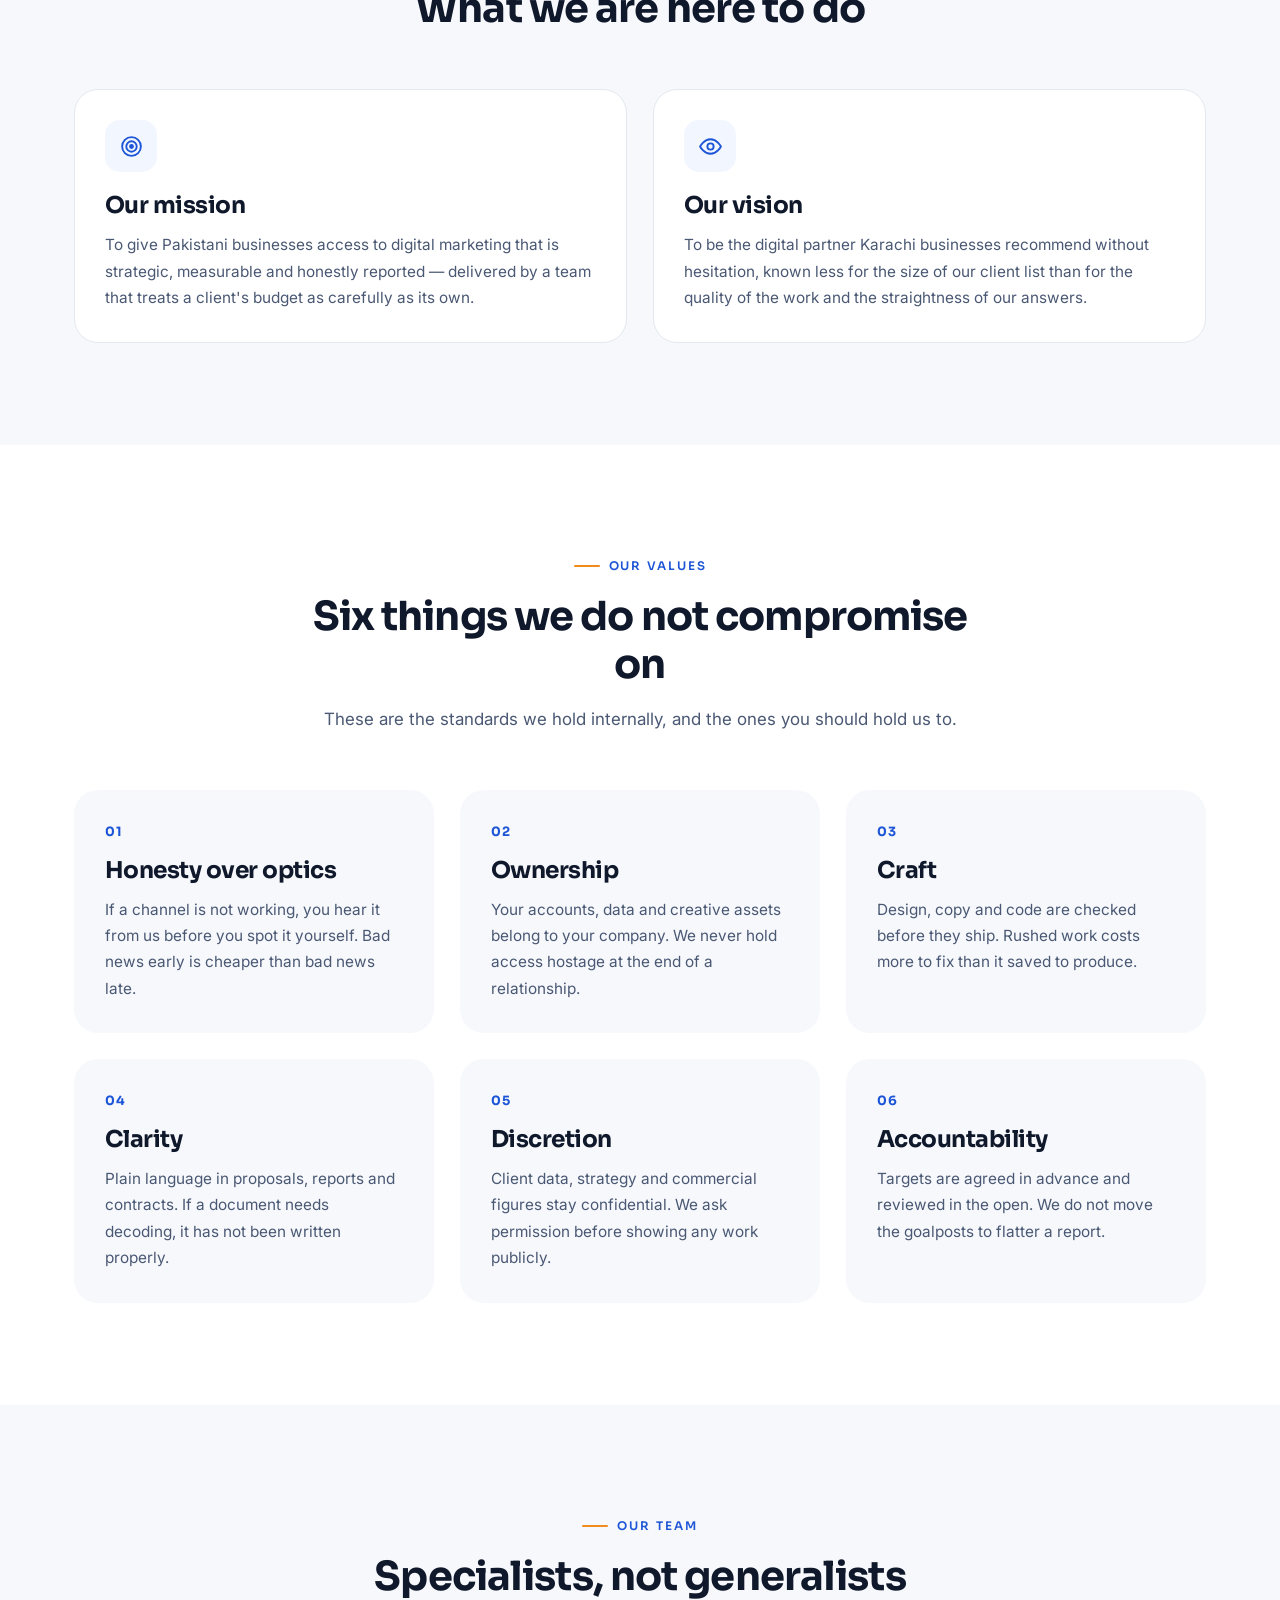
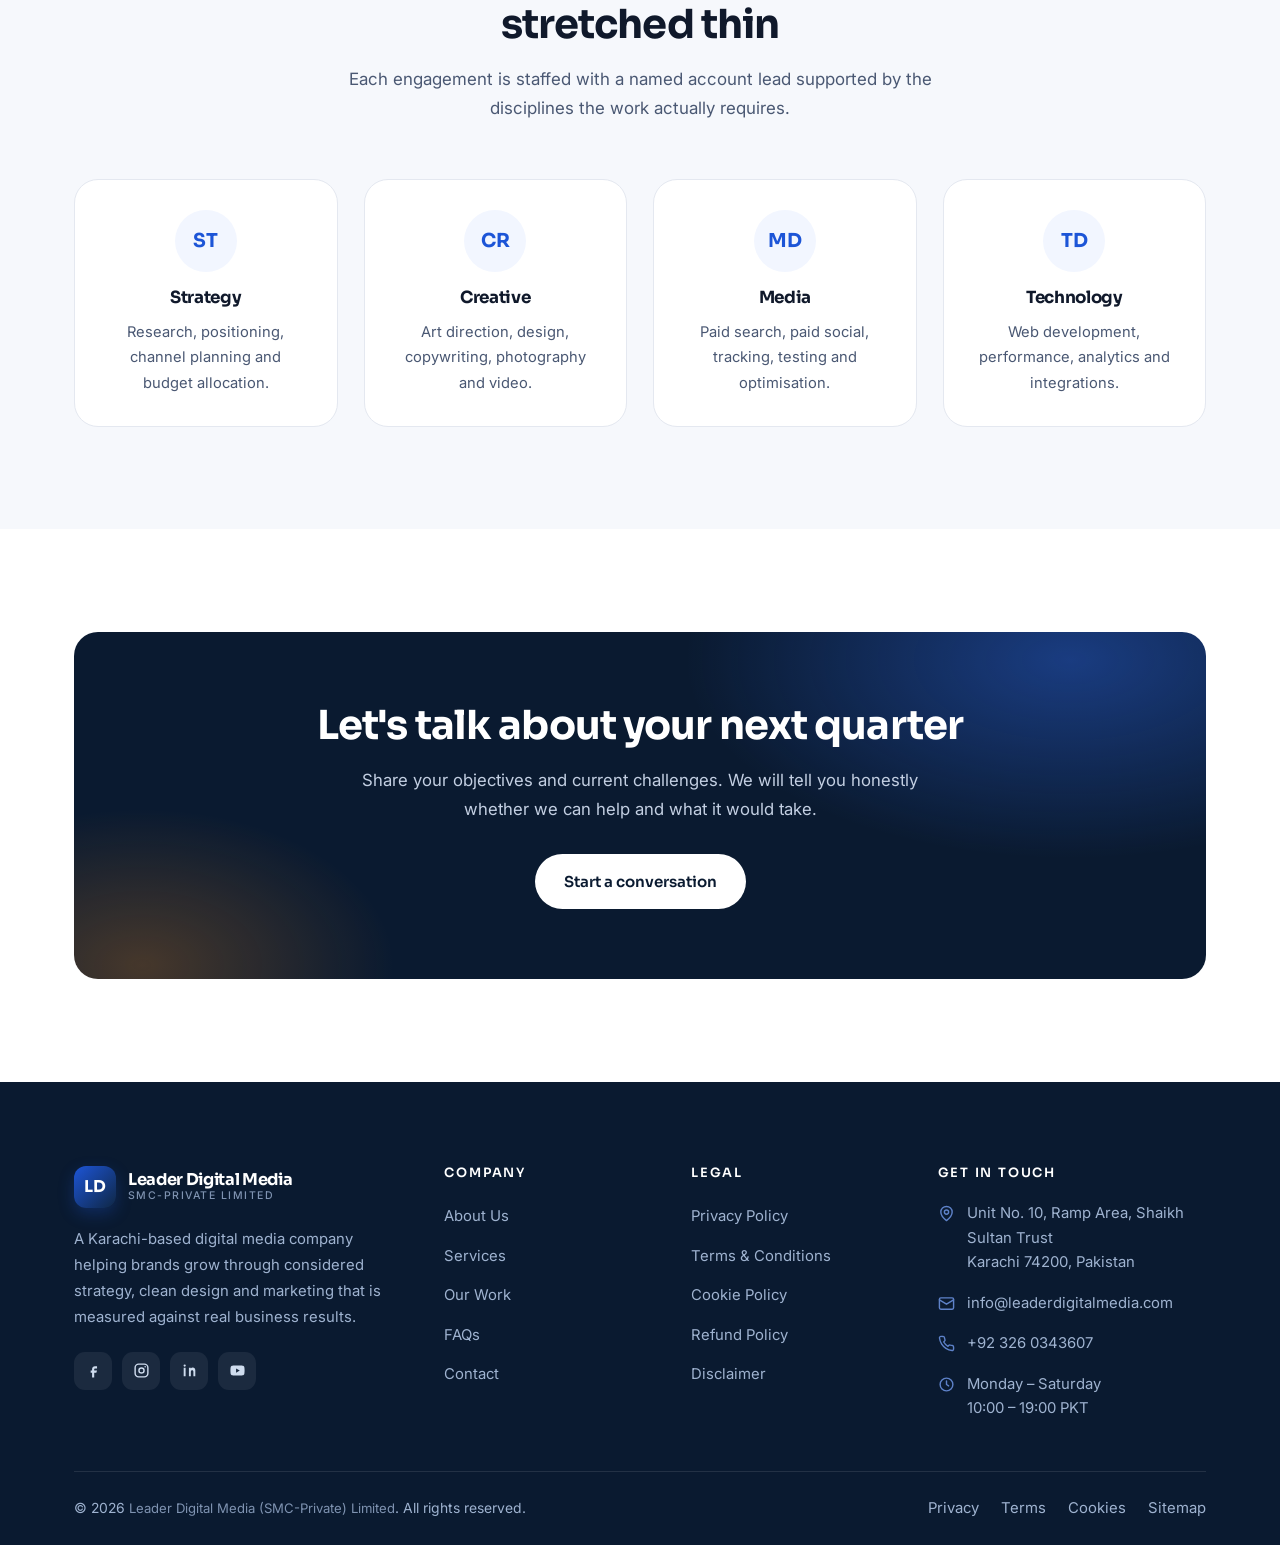
<file: about.html>
<!DOCTYPE html>
<html lang="en">
<head>
<meta charset="utf-8">
<meta name="viewport" content="width=device-width, initial-scale=1">
<title>About Us | Leader Digital Media (SMC-Private) Limited</title>
<meta name="description" content="Learn about Leader Digital Media, a registered SMC-Private Limited digital media company in Karachi, our values, our process and the team behind the work.">
<meta name="author" content="Leader Digital Media (SMC-Private) Limited">
<meta name="robots" content="index, follow">
<meta name="google-site-verification" content="y5hjlefByO8rSD1HvEyz4yO1it33WcrWJiezWzdtrhw">
<link rel="canonical" href="https://leaderdigitalmedia.vercel.app/about.html">
<meta property="og:type" content="website">
<meta property="og:site_name" content="Leader Digital Media">
<meta property="og:title" content="About Us | Leader Digital Media (SMC-Private) Limited">
<meta property="og:description" content="Learn about Leader Digital Media, a registered SMC-Private Limited digital media company in Karachi, our values, our process and the team behind the work.">
<meta property="og:url" content="https://leaderdigitalmedia.vercel.app/about.html">
<meta property="og:locale" content="en_PK">
<meta name="twitter:card" content="summary_large_image">
<meta name="theme-color" content="#0a1a30">
<link rel="icon" href="data:image/svg+xml,%3Csvg xmlns='http://www.w3.org/2000/svg' viewBox='0 0 64 64'%3E%3Crect width='64' height='64' rx='14' fill='%231d55d7'/%3E%3Ctext x='32' y='43' font-family='Helvetica,Arial,sans-serif' font-size='30' font-weight='bold' fill='white' text-anchor='middle'%3ELD%3C/text%3E%3C/svg%3E">
<link rel="preconnect" href="https://fonts.googleapis.com">
<link rel="preconnect" href="https://fonts.gstatic.com" crossorigin>
<link href="https://fonts.googleapis.com/css2?family=Sora:wght@400;500;600;700&family=Inter:wght@400;500;600&display=swap" rel="stylesheet">
<link rel="stylesheet" href="assets/css/style.css">
</head>
<body>
<a class="skip-link" href="#main">Skip to main content</a>

<header class="site-header">
  <div class="topbar">
    <div class="wrap">
      <ul class="topbar-list">
        <li><a href="mailto:info@leaderdigitalmedia.com"><svg viewBox="0 0 24 24" fill="none" stroke="currentColor" stroke-width="2" stroke-linecap="round" stroke-linejoin="round"><rect x="2" y="4" width="20" height="16" rx="2"/><path d="m22 7-10 6L2 7"/></svg>info@leaderdigitalmedia.com</a></li>
        <li><a href="tel:+923260343607"><svg viewBox="0 0 24 24" fill="none" stroke="currentColor" stroke-width="2" stroke-linecap="round" stroke-linejoin="round"><path d="M22 16.9v3a2 2 0 0 1-2.2 2 19.8 19.8 0 0 1-8.6-3.1 19.5 19.5 0 0 1-6-6A19.8 19.8 0 0 1 2.1 4.2 2 2 0 0 1 4.1 2h3a2 2 0 0 1 2 1.7c.1 1 .4 1.9.7 2.8a2 2 0 0 1-.5 2.1L8.1 9.9a16 16 0 0 0 6 6l1.3-1.3a2 2 0 0 1 2.1-.4c.9.3 1.8.6 2.8.7a2 2 0 0 1 1.7 2z"/></svg>+92 326 0343607</a></li>
        <li class="topbar-tag">Karachi, Pakistan &middot; Mon&ndash;Sat, 10:00&ndash;19:00 PKT</li>
      </ul>
      <div class="social" aria-label="Social media">
        <a href="#" aria-label="Facebook"><svg viewBox="0 0 24 24" fill="currentColor"><path d="M14 9h3V6h-3c-2.2 0-4 1.8-4 4v2H8v3h2v7h3v-7h3l1-3h-4v-2c0-.6.4-1 1-1z"/></svg></a>
        <a href="#" aria-label="Instagram"><svg viewBox="0 0 24 24" fill="none" stroke="currentColor" stroke-width="2"><rect x="3" y="3" width="18" height="18" rx="5"/><circle cx="12" cy="12" r="3.6"/><circle cx="17.2" cy="6.8" r="1.1" fill="currentColor" stroke="none"/></svg></a>
        <a href="#" aria-label="LinkedIn"><svg viewBox="0 0 24 24" fill="currentColor"><path d="M6.5 8H3.8v12h2.7V8zM5.2 3.5a1.6 1.6 0 1 0 0 3.2 1.6 1.6 0 0 0 0-3.2zM20.2 20h-2.7v-6.1c0-1.5-.6-2.3-1.7-2.3-1.2 0-1.9.8-1.9 2.3V20h-2.7V8h2.6v1.2c.6-.9 1.6-1.5 2.9-1.5 2.2 0 3.5 1.4 3.5 4.1V20z"/></svg></a>
      </div>
    </div>
  </div>
  <div class="wrap">
    <nav class="nav" aria-label="Main navigation">
      <a class="brand" href="index.html">
        <span class="brand-mark" aria-hidden="true">LD</span>
        <span class="brand-text">
          <span class="brand-name">Leader Digital Media</span>
          <span class="brand-sub">SMC-Private Limited</span>
        </span>
      </a>
      <ul class="nav-menu" id="nav-menu">
      <li><a href="index.html">Home</a></li>
      <li><a href="about.html" class="active" aria-current="page">About</a></li>
      <li><a href="services.html">Services</a></li>
      <li><a href="portfolio.html">Our Work</a></li>
      <li><a href="faq.html">FAQs</a></li>
      <li><a href="contact.html">Contact</a></li>
        <li class="nav-cta"><a href="contact.html">Get a Proposal</a></li>
      </ul>
      <div class="nav-actions">
        <a class="btn btn-primary" href="contact.html">Get a Proposal</a>
        <button class="nav-toggle" type="button" aria-label="Toggle navigation menu" aria-expanded="false" aria-controls="nav-menu"><span></span></button>
      </div>
    </nav>
  </div>
</header>
<main id="main">
<section class="page-hero">
  <div class="wrap">
    <ul class="crumb"><li><a href="index.html">Home</a></li><li>About Us</li></ul>
    <h1>A digital media company built on clear thinking</h1>
    <p>Leader Digital Media (SMC-Private) Limited is a Karachi-based agency working with businesses that want marketing held to the same standard as the rest of their operation.</p>
  </div>
</section>

<section class="section">
  <div class="wrap split">
    <div class="reveal">
      <span class="eyebrow">Our story</span>
      <h2>Started to do this work the way it should be done</h2>
      <div class="stack" style="margin-top:20px">
        <p>We began with a straightforward observation: most businesses in Pakistan were being sold marketing activity rather than marketing outcomes. Reports arrived full of reach and impressions, while the question the owner actually cared about &mdash; did this bring in business? &mdash; went unanswered.</p>
        <p>Leader Digital Media was incorporated as a Single Member Company (SMC-Private) Limited to work differently. We take fewer clients, we write down what we are going to do, and we report against it plainly. When a campaign underperforms, we say so and explain what we are changing.</p>
        <p>Today we operate from our office in the Shaikh Sultan Trust building in Karachi, supporting brands across retail, hospitality, education, real estate and professional services, both locally and for clients serving overseas markets.</p>
      </div>
      <div class="btn-row" style="margin-top:30px">
        <a class="btn btn-primary" href="contact.html">Work with us</a>
        <a class="btn btn-ghost" href="portfolio.html">See our work</a>
      </div>
    </div>

    <div class="split-media reveal">
      <div class="stat-band" style="grid-template-columns:repeat(2,1fr)">
        <div class="stat"><b>120+</b><span>Projects delivered</span></div>
        <div class="stat"><b>60+</b><span>Brands supported</span></div>
        <div class="stat"><b>94%</b><span>Client retention</span></div>
        <div class="stat"><b>1 day</b><span>Average response time</span></div>
      </div>
      <div class="legal-note" style="margin-bottom:0">
        <strong>Registered entity.</strong> Leader Digital Media (SMC-Private) Limited is a company incorporated in Pakistan under the Companies Act, 2017, with its registered office in Karachi.
      </div>
    </div>
  </div>
</section>

<section class="section bg-alt">
  <div class="wrap">
    <div class="section-head center reveal">
      <span class="eyebrow">Mission &amp; vision</span>
      <h2>What we are here to do</h2>
    </div>
    <div class="grid g-2">
      <article class="card reveal">
        <span class="card-ico"><svg viewBox="0 0 24 24" fill="none" stroke="currentColor" stroke-width="1.8" stroke-linecap="round" stroke-linejoin="round"><circle cx="12" cy="12" r="9"/><circle cx="12" cy="12" r="5"/><circle cx="12" cy="12" r="1.4" fill="currentColor"/></svg></span>
        <h3>Our mission</h3>
        <p>To give Pakistani businesses access to digital marketing that is strategic, measurable and honestly reported &mdash; delivered by a team that treats a client's budget as carefully as its own.</p>
      </article>
      <article class="card reveal">
        <span class="card-ico"><svg viewBox="0 0 24 24" fill="none" stroke="currentColor" stroke-width="1.8" stroke-linecap="round" stroke-linejoin="round"><path d="M2 12s3.6-7 10-7 10 7 10 7-3.6 7-10 7-10-7-10-7z"/><circle cx="12" cy="12" r="3"/></svg></span>
        <h3>Our vision</h3>
        <p>To be the digital partner Karachi businesses recommend without hesitation, known less for the size of our client list than for the quality of the work and the straightness of our answers.</p>
      </article>
    </div>
  </div>
</section>

<section class="section">
  <div class="wrap">
    <div class="section-head center reveal">
      <span class="eyebrow">Our values</span>
      <h2>Six things we do not compromise on</h2>
      <p>These are the standards we hold internally, and the ones you should hold us to.</p>
    </div>
    <div class="grid g-3">
      <article class="card card-flat reveal"><span class="card-num">01</span><h3>Honesty over optics</h3><p>If a channel is not working, you hear it from us before you spot it yourself. Bad news early is cheaper than bad news late.</p></article>
      <article class="card card-flat reveal"><span class="card-num">02</span><h3>Ownership</h3><p>Your accounts, data and creative assets belong to your company. We never hold access hostage at the end of a relationship.</p></article>
      <article class="card card-flat reveal"><span class="card-num">03</span><h3>Craft</h3><p>Design, copy and code are checked before they ship. Rushed work costs more to fix than it saved to produce.</p></article>
      <article class="card card-flat reveal"><span class="card-num">04</span><h3>Clarity</h3><p>Plain language in proposals, reports and contracts. If a document needs decoding, it has not been written properly.</p></article>
      <article class="card card-flat reveal"><span class="card-num">05</span><h3>Discretion</h3><p>Client data, strategy and commercial figures stay confidential. We ask permission before showing any work publicly.</p></article>
      <article class="card card-flat reveal"><span class="card-num">06</span><h3>Accountability</h3><p>Targets are agreed in advance and reviewed in the open. We do not move the goalposts to flatter a report.</p></article>
    </div>
  </div>
</section>

<section class="section bg-alt">
  <div class="wrap">
    <div class="section-head center reveal">
      <span class="eyebrow">Our team</span>
      <h2>Specialists, not generalists stretched thin</h2>
      <p>Each engagement is staffed with a named account lead supported by the disciplines the work actually requires.</p>
    </div>
    <div class="grid g-4">
      <article class="card reveal center" style="align-items:center">
        <span class="avatar" style="width:62px;height:62px;font-size:1.2rem;margin-bottom:16px">ST</span>
        <h3 style="font-size:1.05rem">Strategy</h3>
        <p style="font-size:.92rem">Research, positioning, channel planning and budget allocation.</p>
      </article>
      <article class="card reveal center" style="align-items:center">
        <span class="avatar" style="width:62px;height:62px;font-size:1.2rem;margin-bottom:16px">CR</span>
        <h3 style="font-size:1.05rem">Creative</h3>
        <p style="font-size:.92rem">Art direction, design, copywriting, photography and video.</p>
      </article>
      <article class="card reveal center" style="align-items:center">
        <span class="avatar" style="width:62px;height:62px;font-size:1.2rem;margin-bottom:16px">MD</span>
        <h3 style="font-size:1.05rem">Media</h3>
        <p style="font-size:.92rem">Paid search, paid social, tracking, testing and optimisation.</p>
      </article>
      <article class="card reveal center" style="align-items:center">
        <span class="avatar" style="width:62px;height:62px;font-size:1.2rem;margin-bottom:16px">TD</span>
        <h3 style="font-size:1.05rem">Technology</h3>
        <p style="font-size:.92rem">Web development, performance, analytics and integrations.</p>
      </article>
    </div>
  </div>
</section>

<section class="section">
  <div class="wrap">
    <div class="cta reveal">
      <h2>Let's talk about your next quarter</h2>
      <p>Share your objectives and current challenges. We will tell you honestly whether we can help and what it would take.</p>
      <div class="btn-row center"><a class="btn btn-light" href="contact.html">Start a conversation</a></div>
    </div>
  </div>
</section>
</main>
<footer class="site-footer">
  <div class="wrap">
    <div class="footer-grid">
      <div class="footer-about">
        <div class="brand footer-brand">
          <span class="brand-mark" aria-hidden="true">LD</span>
          <span class="brand-text">
            <span class="brand-name">Leader Digital Media</span>
            <span class="brand-sub">SMC-Private Limited</span>
          </span>
        </div>
        <p>A Karachi-based digital media company helping brands grow through considered strategy, clean design and marketing that is measured against real business results.</p>
        <div class="social" aria-label="Social media">
          <a href="#" aria-label="Facebook"><svg viewBox="0 0 24 24" fill="currentColor"><path d="M14 9h3V6h-3c-2.2 0-4 1.8-4 4v2H8v3h2v7h3v-7h3l1-3h-4v-2c0-.6.4-1 1-1z"/></svg></a>
        <a href="#" aria-label="Instagram"><svg viewBox="0 0 24 24" fill="none" stroke="currentColor" stroke-width="2"><rect x="3" y="3" width="18" height="18" rx="5"/><circle cx="12" cy="12" r="3.6"/><circle cx="17.2" cy="6.8" r="1.1" fill="currentColor" stroke="none"/></svg></a>
        <a href="#" aria-label="LinkedIn"><svg viewBox="0 0 24 24" fill="currentColor"><path d="M6.5 8H3.8v12h2.7V8zM5.2 3.5a1.6 1.6 0 1 0 0 3.2 1.6 1.6 0 0 0 0-3.2zM20.2 20h-2.7v-6.1c0-1.5-.6-2.3-1.7-2.3-1.2 0-1.9.8-1.9 2.3V20h-2.7V8h2.6v1.2c.6-.9 1.6-1.5 2.9-1.5 2.2 0 3.5 1.4 3.5 4.1V20z"/></svg></a>
        <a href="#" aria-label="YouTube"><svg viewBox="0 0 24 24" fill="currentColor"><path d="M21.6 7.2a2.5 2.5 0 0 0-1.7-1.8C18.3 5 12 5 12 5s-6.3 0-7.9.4A2.5 2.5 0 0 0 2.4 7.2 26 26 0 0 0 2 12a26 26 0 0 0 .4 4.8 2.5 2.5 0 0 0 1.7 1.8C5.7 19 12 19 12 19s6.3 0 7.9-.4a2.5 2.5 0 0 0 1.7-1.8A26 26 0 0 0 22 12a26 26 0 0 0-.4-4.8zM10 15V9l5.2 3L10 15z"/></svg></a>
        </div>
      </div>

      <div>
        <h4>Company</h4>
        <ul class="footer-links">
          <li><a href="about.html">About Us</a></li>
          <li><a href="services.html">Services</a></li>
          <li><a href="portfolio.html">Our Work</a></li>
          <li><a href="faq.html">FAQs</a></li>
          <li><a href="contact.html">Contact</a></li>
        </ul>
      </div>

      <div>
        <h4>Legal</h4>
        <ul class="footer-links">
          <li><a href="privacy-policy.html">Privacy Policy</a></li>
          <li><a href="terms-and-conditions.html">Terms &amp; Conditions</a></li>
          <li><a href="cookie-policy.html">Cookie Policy</a></li>
          <li><a href="refund-policy.html">Refund Policy</a></li>
          <li><a href="disclaimer.html">Disclaimer</a></li>
        </ul>
      </div>

      <div>
        <h4>Get in Touch</h4>
        <ul class="footer-contact">
          <li>
            <svg viewBox="0 0 24 24" fill="none" stroke="currentColor" stroke-width="2" stroke-linecap="round" stroke-linejoin="round"><path d="M20 10c0 6-8 12-8 12s-8-6-8-12a8 8 0 0 1 16 0z"/><circle cx="12" cy="10" r="3"/></svg>
            <address>Unit No. 10, Ramp Area, Shaikh Sultan Trust<br>Karachi 74200, Pakistan</address>
          </li>
          <li>
            <svg viewBox="0 0 24 24" fill="none" stroke="currentColor" stroke-width="2" stroke-linecap="round" stroke-linejoin="round"><rect x="2" y="4" width="20" height="16" rx="2"/><path d="m22 7-10 6L2 7"/></svg>
            <a href="mailto:info@leaderdigitalmedia.com">info@leaderdigitalmedia.com</a>
          </li>
          <li>
            <svg viewBox="0 0 24 24" fill="none" stroke="currentColor" stroke-width="2" stroke-linecap="round" stroke-linejoin="round"><path d="M22 16.9v3a2 2 0 0 1-2.2 2 19.8 19.8 0 0 1-8.6-3.1 19.5 19.5 0 0 1-6-6A19.8 19.8 0 0 1 2.1 4.2 2 2 0 0 1 4.1 2h3a2 2 0 0 1 2 1.7c.1 1 .4 1.9.7 2.8a2 2 0 0 1-.5 2.1L8.1 9.9a16 16 0 0 0 6 6l1.3-1.3a2 2 0 0 1 2.1-.4c.9.3 1.8.6 2.8.7a2 2 0 0 1 1.7 2z"/></svg>
            <a href="tel:+923260343607">+92 326 0343607</a>
          </li>
          <li>
            <svg viewBox="0 0 24 24" fill="none" stroke="currentColor" stroke-width="2" stroke-linecap="round" stroke-linejoin="round"><circle cx="12" cy="12" r="9"/><path d="M12 7v5l3 2"/></svg>
            <span>Monday &ndash; Saturday<br>10:00 &ndash; 19:00 PKT</span>
          </li>
        </ul>
      </div>
    </div>

    <div class="footer-bottom">
      <span>&copy; <span data-year>2026</span> <span class="footer-legal-name">Leader Digital Media (SMC-Private) Limited</span>. All rights reserved.</span>
      <ul>
        <li><a href="privacy-policy.html">Privacy</a></li>
        <li><a href="terms-and-conditions.html">Terms</a></li>
        <li><a href="cookie-policy.html">Cookies</a></li>
        <li><a href="sitemap.xml">Sitemap</a></li>
      </ul>
    </div>
  </div>
</footer>

<button class="to-top" type="button" aria-label="Back to top">
  <svg viewBox="0 0 24 24" fill="none" stroke="currentColor" stroke-width="2.2" stroke-linecap="round" stroke-linejoin="round"><path d="M12 19V5"/><path d="m5 12 7-7 7 7"/></svg>
</button>

<script src="assets/js/main.js"></script>
</body>
</html>
</file>
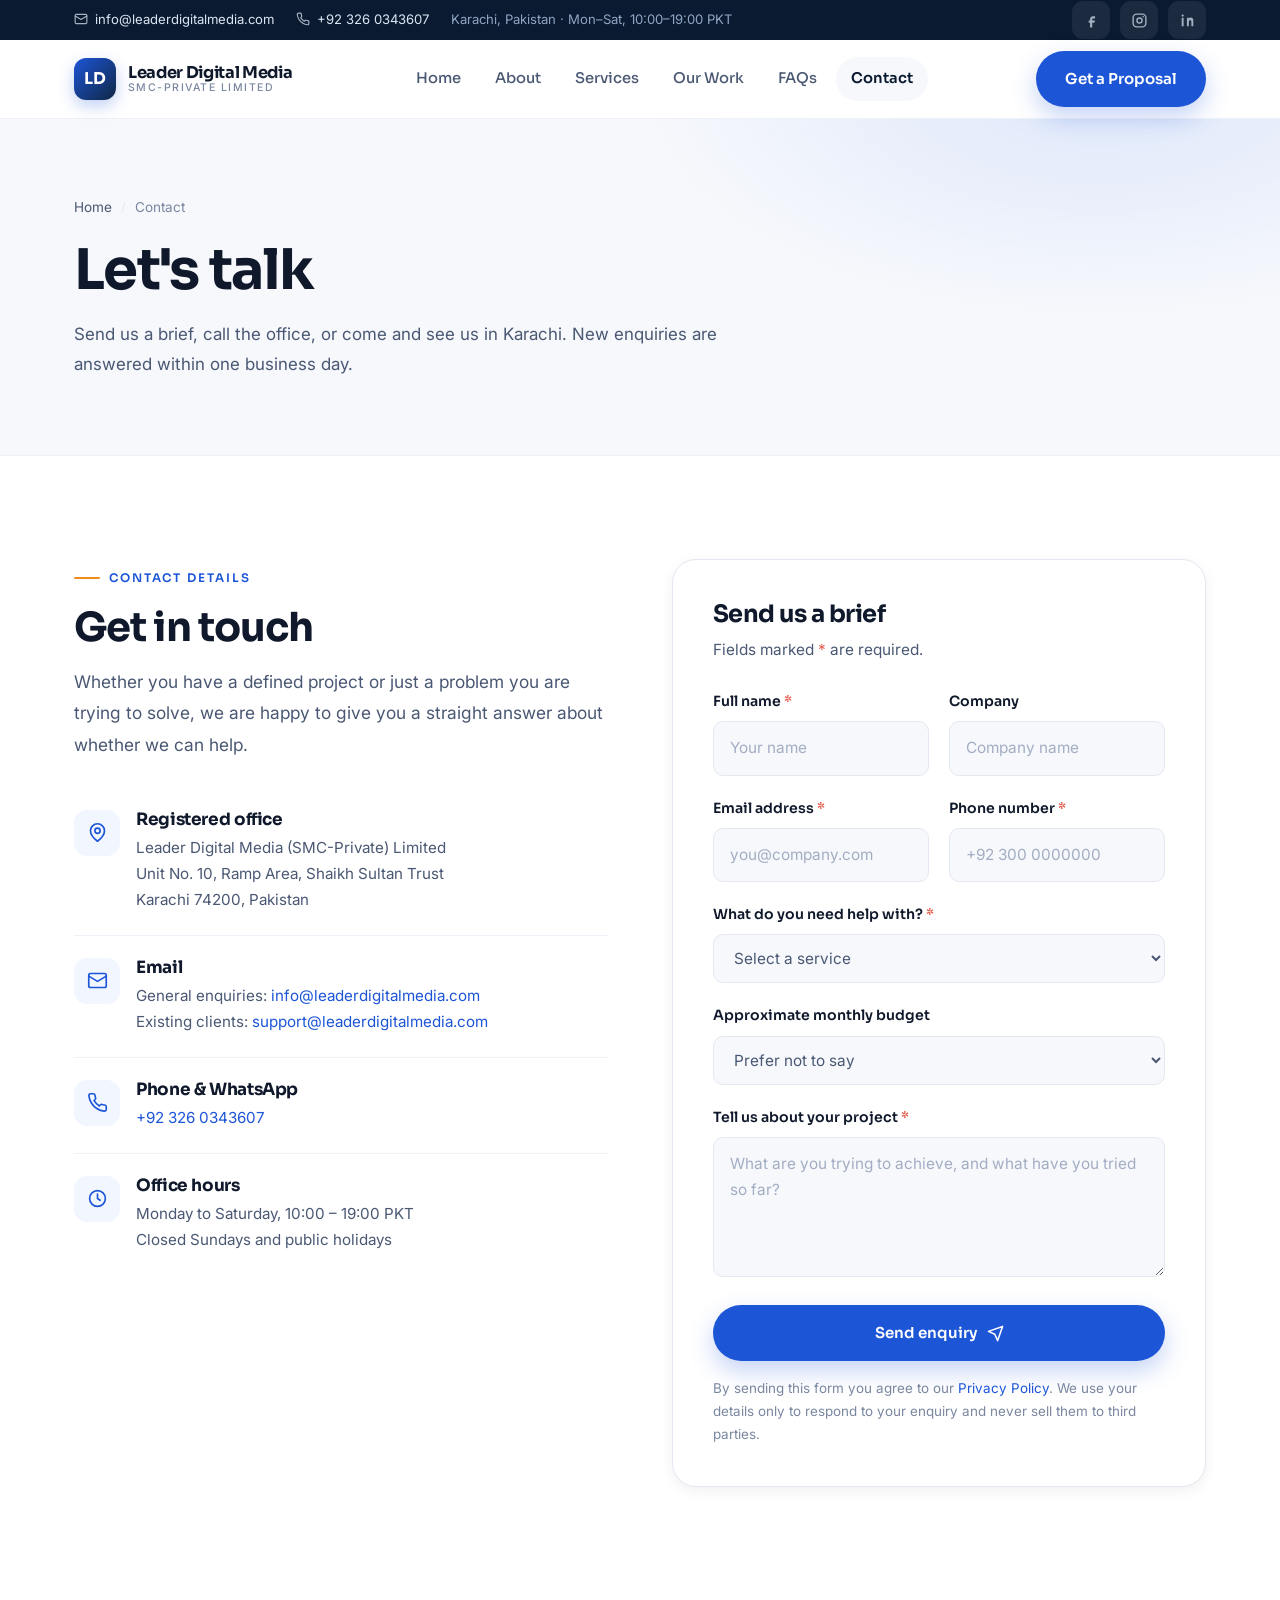
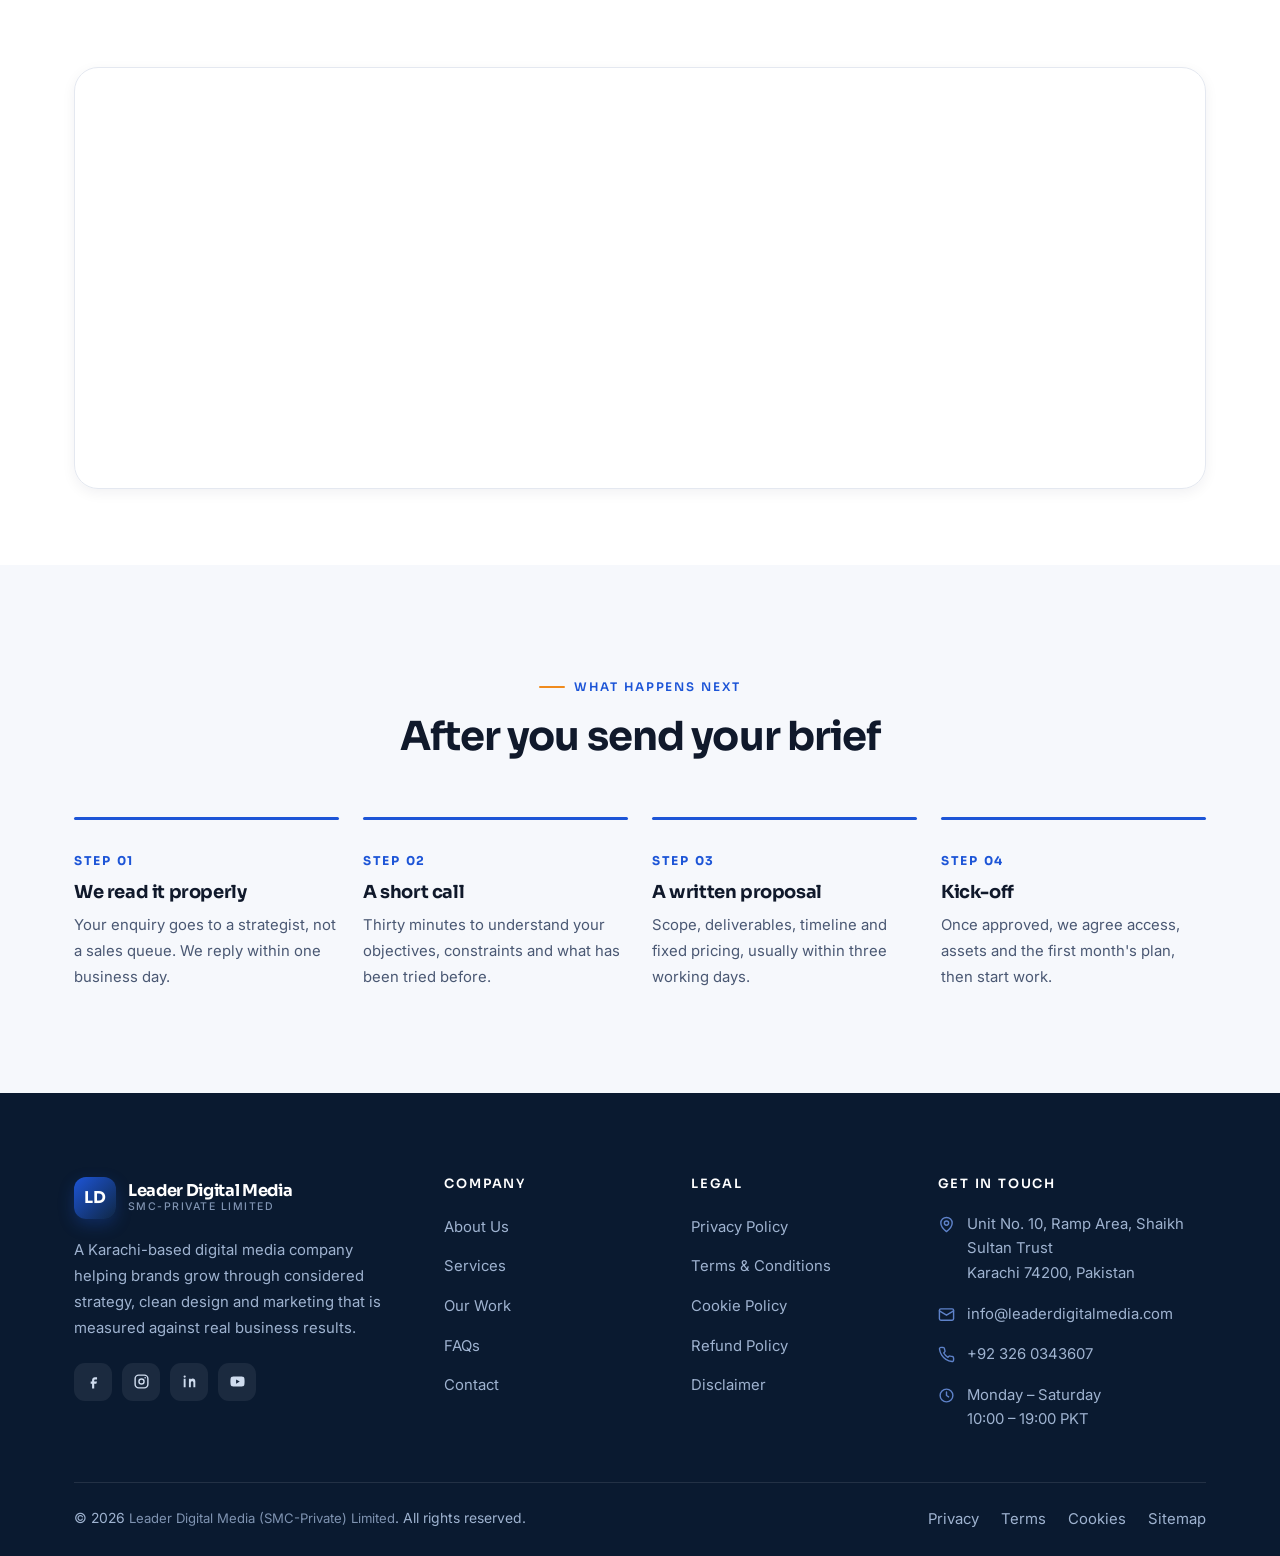
<file: contact.html>
<!DOCTYPE html>
<html lang="en">
<head>
<meta charset="utf-8">
<meta name="viewport" content="width=device-width, initial-scale=1">
<title>Contact Us | Leader Digital Media (SMC-Private) Limited, Karachi</title>
<meta name="description" content="Get in touch with Leader Digital Media. Visit our Karachi office, call us, email us or send an enquiry through the form and we will respond within one business day.">
<meta name="author" content="Leader Digital Media (SMC-Private) Limited">
<meta name="robots" content="index, follow">
<meta name="google-site-verification" content="y5hjlefByO8rSD1HvEyz4yO1it33WcrWJiezWzdtrhw">
<link rel="canonical" href="https://leaderdigitalmedia.vercel.app/contact.html">
<meta property="og:type" content="website">
<meta property="og:site_name" content="Leader Digital Media">
<meta property="og:title" content="Contact Us | Leader Digital Media (SMC-Private) Limited, Karachi">
<meta property="og:description" content="Get in touch with Leader Digital Media. Visit our Karachi office, call us, email us or send an enquiry through the form and we will respond within one business day.">
<meta property="og:url" content="https://leaderdigitalmedia.vercel.app/contact.html">
<meta property="og:locale" content="en_PK">
<meta name="twitter:card" content="summary_large_image">
<meta name="theme-color" content="#0a1a30">
<link rel="icon" href="data:image/svg+xml,%3Csvg xmlns='http://www.w3.org/2000/svg' viewBox='0 0 64 64'%3E%3Crect width='64' height='64' rx='14' fill='%231d55d7'/%3E%3Ctext x='32' y='43' font-family='Helvetica,Arial,sans-serif' font-size='30' font-weight='bold' fill='white' text-anchor='middle'%3ELD%3C/text%3E%3C/svg%3E">
<link rel="preconnect" href="https://fonts.googleapis.com">
<link rel="preconnect" href="https://fonts.gstatic.com" crossorigin>
<link href="https://fonts.googleapis.com/css2?family=Sora:wght@400;500;600;700&family=Inter:wght@400;500;600&display=swap" rel="stylesheet">
<link rel="stylesheet" href="assets/css/style.css">
</head>
<body>
<a class="skip-link" href="#main">Skip to main content</a>

<header class="site-header">
  <div class="topbar">
    <div class="wrap">
      <ul class="topbar-list">
        <li><a href="mailto:info@leaderdigitalmedia.com"><svg viewBox="0 0 24 24" fill="none" stroke="currentColor" stroke-width="2" stroke-linecap="round" stroke-linejoin="round"><rect x="2" y="4" width="20" height="16" rx="2"/><path d="m22 7-10 6L2 7"/></svg>info@leaderdigitalmedia.com</a></li>
        <li><a href="tel:+923260343607"><svg viewBox="0 0 24 24" fill="none" stroke="currentColor" stroke-width="2" stroke-linecap="round" stroke-linejoin="round"><path d="M22 16.9v3a2 2 0 0 1-2.2 2 19.8 19.8 0 0 1-8.6-3.1 19.5 19.5 0 0 1-6-6A19.8 19.8 0 0 1 2.1 4.2 2 2 0 0 1 4.1 2h3a2 2 0 0 1 2 1.7c.1 1 .4 1.9.7 2.8a2 2 0 0 1-.5 2.1L8.1 9.9a16 16 0 0 0 6 6l1.3-1.3a2 2 0 0 1 2.1-.4c.9.3 1.8.6 2.8.7a2 2 0 0 1 1.7 2z"/></svg>+92 326 0343607</a></li>
        <li class="topbar-tag">Karachi, Pakistan &middot; Mon&ndash;Sat, 10:00&ndash;19:00 PKT</li>
      </ul>
      <div class="social" aria-label="Social media">
        <a href="#" aria-label="Facebook"><svg viewBox="0 0 24 24" fill="currentColor"><path d="M14 9h3V6h-3c-2.2 0-4 1.8-4 4v2H8v3h2v7h3v-7h3l1-3h-4v-2c0-.6.4-1 1-1z"/></svg></a>
        <a href="#" aria-label="Instagram"><svg viewBox="0 0 24 24" fill="none" stroke="currentColor" stroke-width="2"><rect x="3" y="3" width="18" height="18" rx="5"/><circle cx="12" cy="12" r="3.6"/><circle cx="17.2" cy="6.8" r="1.1" fill="currentColor" stroke="none"/></svg></a>
        <a href="#" aria-label="LinkedIn"><svg viewBox="0 0 24 24" fill="currentColor"><path d="M6.5 8H3.8v12h2.7V8zM5.2 3.5a1.6 1.6 0 1 0 0 3.2 1.6 1.6 0 0 0 0-3.2zM20.2 20h-2.7v-6.1c0-1.5-.6-2.3-1.7-2.3-1.2 0-1.9.8-1.9 2.3V20h-2.7V8h2.6v1.2c.6-.9 1.6-1.5 2.9-1.5 2.2 0 3.5 1.4 3.5 4.1V20z"/></svg></a>
      </div>
    </div>
  </div>
  <div class="wrap">
    <nav class="nav" aria-label="Main navigation">
      <a class="brand" href="index.html">
        <span class="brand-mark" aria-hidden="true">LD</span>
        <span class="brand-text">
          <span class="brand-name">Leader Digital Media</span>
          <span class="brand-sub">SMC-Private Limited</span>
        </span>
      </a>
      <ul class="nav-menu" id="nav-menu">
      <li><a href="index.html">Home</a></li>
      <li><a href="about.html">About</a></li>
      <li><a href="services.html">Services</a></li>
      <li><a href="portfolio.html">Our Work</a></li>
      <li><a href="faq.html">FAQs</a></li>
      <li><a href="contact.html" class="active" aria-current="page">Contact</a></li>
        <li class="nav-cta"><a href="contact.html">Get a Proposal</a></li>
      </ul>
      <div class="nav-actions">
        <a class="btn btn-primary" href="contact.html">Get a Proposal</a>
        <button class="nav-toggle" type="button" aria-label="Toggle navigation menu" aria-expanded="false" aria-controls="nav-menu"><span></span></button>
      </div>
    </nav>
  </div>
</header>
<main id="main">
<section class="page-hero">
  <div class="wrap">
    <ul class="crumb"><li><a href="index.html">Home</a></li><li>Contact</li></ul>
    <h1>Let's talk</h1>
    <p>Send us a brief, call the office, or come and see us in Karachi. New enquiries are answered within one business day.</p>
  </div>
</section>

<section class="section">
  <div class="wrap">
    <div class="split" style="align-items:start">

      <div class="reveal">
        <span class="eyebrow">Contact details</span>
        <h2>Get in touch</h2>
        <p class="lead" style="margin-top:14px">Whether you have a defined project or just a problem you are trying to solve, we are happy to give you a straight answer about whether we can help.</p>

        <div style="margin-top:28px">
          <div class="info-item">
            <span class="info-ico"><svg viewBox="0 0 24 24" fill="none" stroke="currentColor" stroke-width="1.9" stroke-linecap="round" stroke-linejoin="round"><path d="M20 10c0 6-8 12-8 12s-8-6-8-12a8 8 0 0 1 16 0z"/><circle cx="12" cy="10" r="3"/></svg></span>
            <div>
              <h4>Registered office</h4>
              <address>
                Leader Digital Media (SMC-Private) Limited<br>
                Unit No. 10, Ramp Area, Shaikh Sultan Trust<br>
                Karachi 74200, Pakistan
              </address>
            </div>
          </div>

          <div class="info-item">
            <span class="info-ico"><svg viewBox="0 0 24 24" fill="none" stroke="currentColor" stroke-width="1.9" stroke-linecap="round" stroke-linejoin="round"><rect x="2" y="4" width="20" height="16" rx="2"/><path d="m22 7-10 6L2 7"/></svg></span>
            <div>
              <h4>Email</h4>
              <p>
                General enquiries: <a href="mailto:info@leaderdigitalmedia.com">info@leaderdigitalmedia.com</a><br>
                Existing clients: <a href="mailto:support@leaderdigitalmedia.com">support@leaderdigitalmedia.com</a>
              </p>
            </div>
          </div>

          <div class="info-item">
            <span class="info-ico"><svg viewBox="0 0 24 24" fill="none" stroke="currentColor" stroke-width="1.9" stroke-linecap="round" stroke-linejoin="round"><path d="M22 16.9v3a2 2 0 0 1-2.2 2 19.8 19.8 0 0 1-8.6-3.1 19.5 19.5 0 0 1-6-6A19.8 19.8 0 0 1 2.1 4.2 2 2 0 0 1 4.1 2h3a2 2 0 0 1 2 1.7c.1 1 .4 1.9.7 2.8a2 2 0 0 1-.5 2.1L8.1 9.9a16 16 0 0 0 6 6l1.3-1.3a2 2 0 0 1 2.1-.4c.9.3 1.8.6 2.8.7a2 2 0 0 1 1.7 2z"/></svg></span>
            <div>
              <h4>Phone &amp; WhatsApp</h4>
              <p><a href="tel:+923260343607">+92 326 0343607</a></p>
            </div>
          </div>

          <div class="info-item">
            <span class="info-ico"><svg viewBox="0 0 24 24" fill="none" stroke="currentColor" stroke-width="1.9" stroke-linecap="round" stroke-linejoin="round"><circle cx="12" cy="12" r="9"/><path d="M12 7v5l3 2"/></svg></span>
            <div>
              <h4>Office hours</h4>
              <p>Monday to Saturday, 10:00 &ndash; 19:00 PKT<br>Closed Sundays and public holidays</p>
            </div>
          </div>
        </div>
      </div>

      <div class="form-card reveal">
        <h2 style="font-size:1.5rem;margin-bottom:8px">Send us a brief</h2>
        <p style="margin-bottom:26px;font-size:.96rem">Fields marked <span style="color:#e35d4f">*</span> are required.</p>

        <div class="form-alert">
          <svg viewBox="0 0 24 24" fill="none" stroke="currentColor" stroke-width="2.2" stroke-linecap="round" stroke-linejoin="round"><circle cx="12" cy="12" r="10"/><path d="m8 12 3 3 5-6"/></svg>
          <span><strong>Thank you.</strong> Your enquiry has been recorded and we will respond within one business day.</span>
        </div>

        <form id="contact-form" novalidate>
          <div class="field-row">
            <div class="field">
              <label for="name">Full name <span class="req">*</span></label>
              <input type="text" id="name" name="name" placeholder="Your name" required autocomplete="name">
              <span class="field-error">Please enter your name.</span>
            </div>
            <div class="field">
              <label for="company">Company</label>
              <input type="text" id="company" name="company" placeholder="Company name" autocomplete="organization">
              <span class="field-error">Please check this field.</span>
            </div>
          </div>

          <div class="field-row">
            <div class="field">
              <label for="email">Email address <span class="req">*</span></label>
              <input type="email" id="email" name="email" placeholder="you@company.com" required autocomplete="email">
              <span class="field-error">Please enter a valid email address.</span>
            </div>
            <div class="field">
              <label for="phone">Phone number <span class="req">*</span></label>
              <input type="tel" id="phone" name="phone" placeholder="+92 300 0000000" required autocomplete="tel">
              <span class="field-error">Please enter a valid phone number.</span>
            </div>
          </div>

          <div class="field">
            <label for="service">What do you need help with? <span class="req">*</span></label>
            <select id="service" name="service" required>
              <option value="">Select a service</option>
              <option>Social Media Marketing</option>
              <option>Search Engine Optimisation</option>
              <option>Web Design &amp; Development</option>
              <option>Paid Media &amp; Advertising</option>
              <option>Branding &amp; Identity</option>
              <option>Content &amp; Production</option>
              <option>E-Commerce Solutions</option>
              <option>Analytics &amp; Consulting</option>
              <option>Not sure yet</option>
            </select>
            <span class="field-error">Please choose an option.</span>
          </div>

          <div class="field">
            <label for="budget">Approximate monthly budget</label>
            <select id="budget" name="budget">
              <option value="">Prefer not to say</option>
              <option>Under PKR 100,000</option>
              <option>PKR 100,000 &ndash; 250,000</option>
              <option>PKR 250,000 &ndash; 500,000</option>
              <option>Above PKR 500,000</option>
              <option>One-off project</option>
            </select>
            <span class="field-error">Please check this field.</span>
          </div>

          <div class="field">
            <label for="message">Tell us about your project <span class="req">*</span></label>
            <textarea id="message" name="message" placeholder="What are you trying to achieve, and what have you tried so far?" required></textarea>
            <span class="field-error">Please give us at least a sentence or two.</span>
          </div>

          <button class="btn btn-primary" type="submit" style="width:100%">
            Send enquiry
            <svg viewBox="0 0 24 24" fill="none" stroke="currentColor" stroke-width="2.2" stroke-linecap="round" stroke-linejoin="round"><path d="m22 2-7 20-4-9-9-4 20-7z"/></svg>
          </button>

          <p class="form-note">By sending this form you agree to our <a href="privacy-policy.html">Privacy Policy</a>. We use your details only to respond to your enquiry and never sell them to third parties.</p>
        </form>
      </div>

    </div>
  </div>
</section>

<section class="section-sm">
  <div class="wrap">
    <div class="map-frame reveal">
      <iframe
        title="Map showing the location of Leader Digital Media in Karachi"
        src="https://www.google.com/maps?q=Shaikh%20Sultan%20Trust%20Karachi%2074200&output=embed"
        loading="lazy" referrerpolicy="no-referrer-when-downgrade" allowfullscreen></iframe>
    </div>
  </div>
</section>

<section class="section bg-alt">
  <div class="wrap">
    <div class="section-head center reveal">
      <span class="eyebrow">What happens next</span>
      <h2>After you send your brief</h2>
    </div>
    <div class="steps">
      <div class="step is-on reveal"><b>Step 01</b><h3>We read it properly</h3><p>Your enquiry goes to a strategist, not a sales queue. We reply within one business day.</p></div>
      <div class="step is-on reveal"><b>Step 02</b><h3>A short call</h3><p>Thirty minutes to understand your objectives, constraints and what has been tried before.</p></div>
      <div class="step is-on reveal"><b>Step 03</b><h3>A written proposal</h3><p>Scope, deliverables, timeline and fixed pricing, usually within three working days.</p></div>
      <div class="step is-on reveal"><b>Step 04</b><h3>Kick-off</h3><p>Once approved, we agree access, assets and the first month's plan, then start work.</p></div>
    </div>
  </div>
</section>
</main>
<footer class="site-footer">
  <div class="wrap">
    <div class="footer-grid">
      <div class="footer-about">
        <div class="brand footer-brand">
          <span class="brand-mark" aria-hidden="true">LD</span>
          <span class="brand-text">
            <span class="brand-name">Leader Digital Media</span>
            <span class="brand-sub">SMC-Private Limited</span>
          </span>
        </div>
        <p>A Karachi-based digital media company helping brands grow through considered strategy, clean design and marketing that is measured against real business results.</p>
        <div class="social" aria-label="Social media">
          <a href="#" aria-label="Facebook"><svg viewBox="0 0 24 24" fill="currentColor"><path d="M14 9h3V6h-3c-2.2 0-4 1.8-4 4v2H8v3h2v7h3v-7h3l1-3h-4v-2c0-.6.4-1 1-1z"/></svg></a>
        <a href="#" aria-label="Instagram"><svg viewBox="0 0 24 24" fill="none" stroke="currentColor" stroke-width="2"><rect x="3" y="3" width="18" height="18" rx="5"/><circle cx="12" cy="12" r="3.6"/><circle cx="17.2" cy="6.8" r="1.1" fill="currentColor" stroke="none"/></svg></a>
        <a href="#" aria-label="LinkedIn"><svg viewBox="0 0 24 24" fill="currentColor"><path d="M6.5 8H3.8v12h2.7V8zM5.2 3.5a1.6 1.6 0 1 0 0 3.2 1.6 1.6 0 0 0 0-3.2zM20.2 20h-2.7v-6.1c0-1.5-.6-2.3-1.7-2.3-1.2 0-1.9.8-1.9 2.3V20h-2.7V8h2.6v1.2c.6-.9 1.6-1.5 2.9-1.5 2.2 0 3.5 1.4 3.5 4.1V20z"/></svg></a>
        <a href="#" aria-label="YouTube"><svg viewBox="0 0 24 24" fill="currentColor"><path d="M21.6 7.2a2.5 2.5 0 0 0-1.7-1.8C18.3 5 12 5 12 5s-6.3 0-7.9.4A2.5 2.5 0 0 0 2.4 7.2 26 26 0 0 0 2 12a26 26 0 0 0 .4 4.8 2.5 2.5 0 0 0 1.7 1.8C5.7 19 12 19 12 19s6.3 0 7.9-.4a2.5 2.5 0 0 0 1.7-1.8A26 26 0 0 0 22 12a26 26 0 0 0-.4-4.8zM10 15V9l5.2 3L10 15z"/></svg></a>
        </div>
      </div>

      <div>
        <h4>Company</h4>
        <ul class="footer-links">
          <li><a href="about.html">About Us</a></li>
          <li><a href="services.html">Services</a></li>
          <li><a href="portfolio.html">Our Work</a></li>
          <li><a href="faq.html">FAQs</a></li>
          <li><a href="contact.html">Contact</a></li>
        </ul>
      </div>

      <div>
        <h4>Legal</h4>
        <ul class="footer-links">
          <li><a href="privacy-policy.html">Privacy Policy</a></li>
          <li><a href="terms-and-conditions.html">Terms &amp; Conditions</a></li>
          <li><a href="cookie-policy.html">Cookie Policy</a></li>
          <li><a href="refund-policy.html">Refund Policy</a></li>
          <li><a href="disclaimer.html">Disclaimer</a></li>
        </ul>
      </div>

      <div>
        <h4>Get in Touch</h4>
        <ul class="footer-contact">
          <li>
            <svg viewBox="0 0 24 24" fill="none" stroke="currentColor" stroke-width="2" stroke-linecap="round" stroke-linejoin="round"><path d="M20 10c0 6-8 12-8 12s-8-6-8-12a8 8 0 0 1 16 0z"/><circle cx="12" cy="10" r="3"/></svg>
            <address>Unit No. 10, Ramp Area, Shaikh Sultan Trust<br>Karachi 74200, Pakistan</address>
          </li>
          <li>
            <svg viewBox="0 0 24 24" fill="none" stroke="currentColor" stroke-width="2" stroke-linecap="round" stroke-linejoin="round"><rect x="2" y="4" width="20" height="16" rx="2"/><path d="m22 7-10 6L2 7"/></svg>
            <a href="mailto:info@leaderdigitalmedia.com">info@leaderdigitalmedia.com</a>
          </li>
          <li>
            <svg viewBox="0 0 24 24" fill="none" stroke="currentColor" stroke-width="2" stroke-linecap="round" stroke-linejoin="round"><path d="M22 16.9v3a2 2 0 0 1-2.2 2 19.8 19.8 0 0 1-8.6-3.1 19.5 19.5 0 0 1-6-6A19.8 19.8 0 0 1 2.1 4.2 2 2 0 0 1 4.1 2h3a2 2 0 0 1 2 1.7c.1 1 .4 1.9.7 2.8a2 2 0 0 1-.5 2.1L8.1 9.9a16 16 0 0 0 6 6l1.3-1.3a2 2 0 0 1 2.1-.4c.9.3 1.8.6 2.8.7a2 2 0 0 1 1.7 2z"/></svg>
            <a href="tel:+923260343607">+92 326 0343607</a>
          </li>
          <li>
            <svg viewBox="0 0 24 24" fill="none" stroke="currentColor" stroke-width="2" stroke-linecap="round" stroke-linejoin="round"><circle cx="12" cy="12" r="9"/><path d="M12 7v5l3 2"/></svg>
            <span>Monday &ndash; Saturday<br>10:00 &ndash; 19:00 PKT</span>
          </li>
        </ul>
      </div>
    </div>

    <div class="footer-bottom">
      <span>&copy; <span data-year>2026</span> <span class="footer-legal-name">Leader Digital Media (SMC-Private) Limited</span>. All rights reserved.</span>
      <ul>
        <li><a href="privacy-policy.html">Privacy</a></li>
        <li><a href="terms-and-conditions.html">Terms</a></li>
        <li><a href="cookie-policy.html">Cookies</a></li>
        <li><a href="sitemap.xml">Sitemap</a></li>
      </ul>
    </div>
  </div>
</footer>

<button class="to-top" type="button" aria-label="Back to top">
  <svg viewBox="0 0 24 24" fill="none" stroke="currentColor" stroke-width="2.2" stroke-linecap="round" stroke-linejoin="round"><path d="M12 19V5"/><path d="m5 12 7-7 7 7"/></svg>
</button>

<script src="assets/js/main.js"></script>
</body>
</html>
</file>
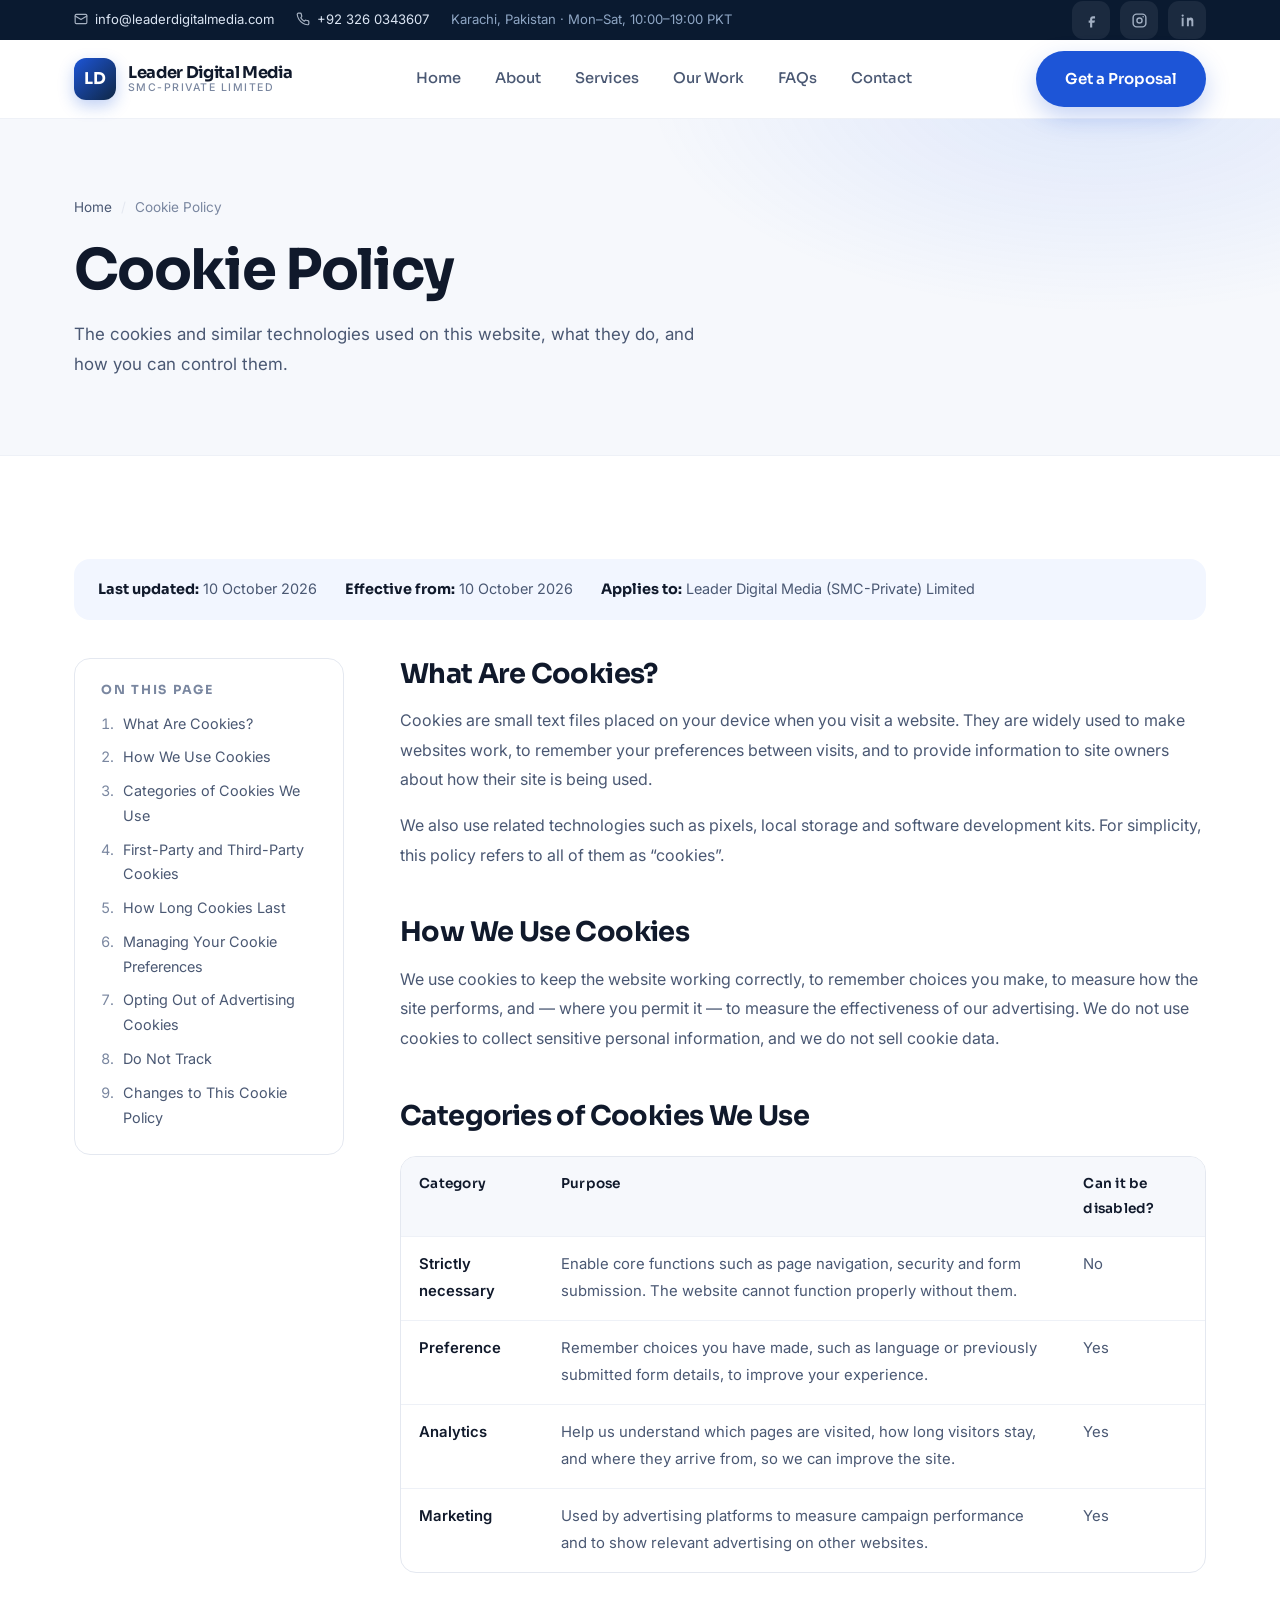
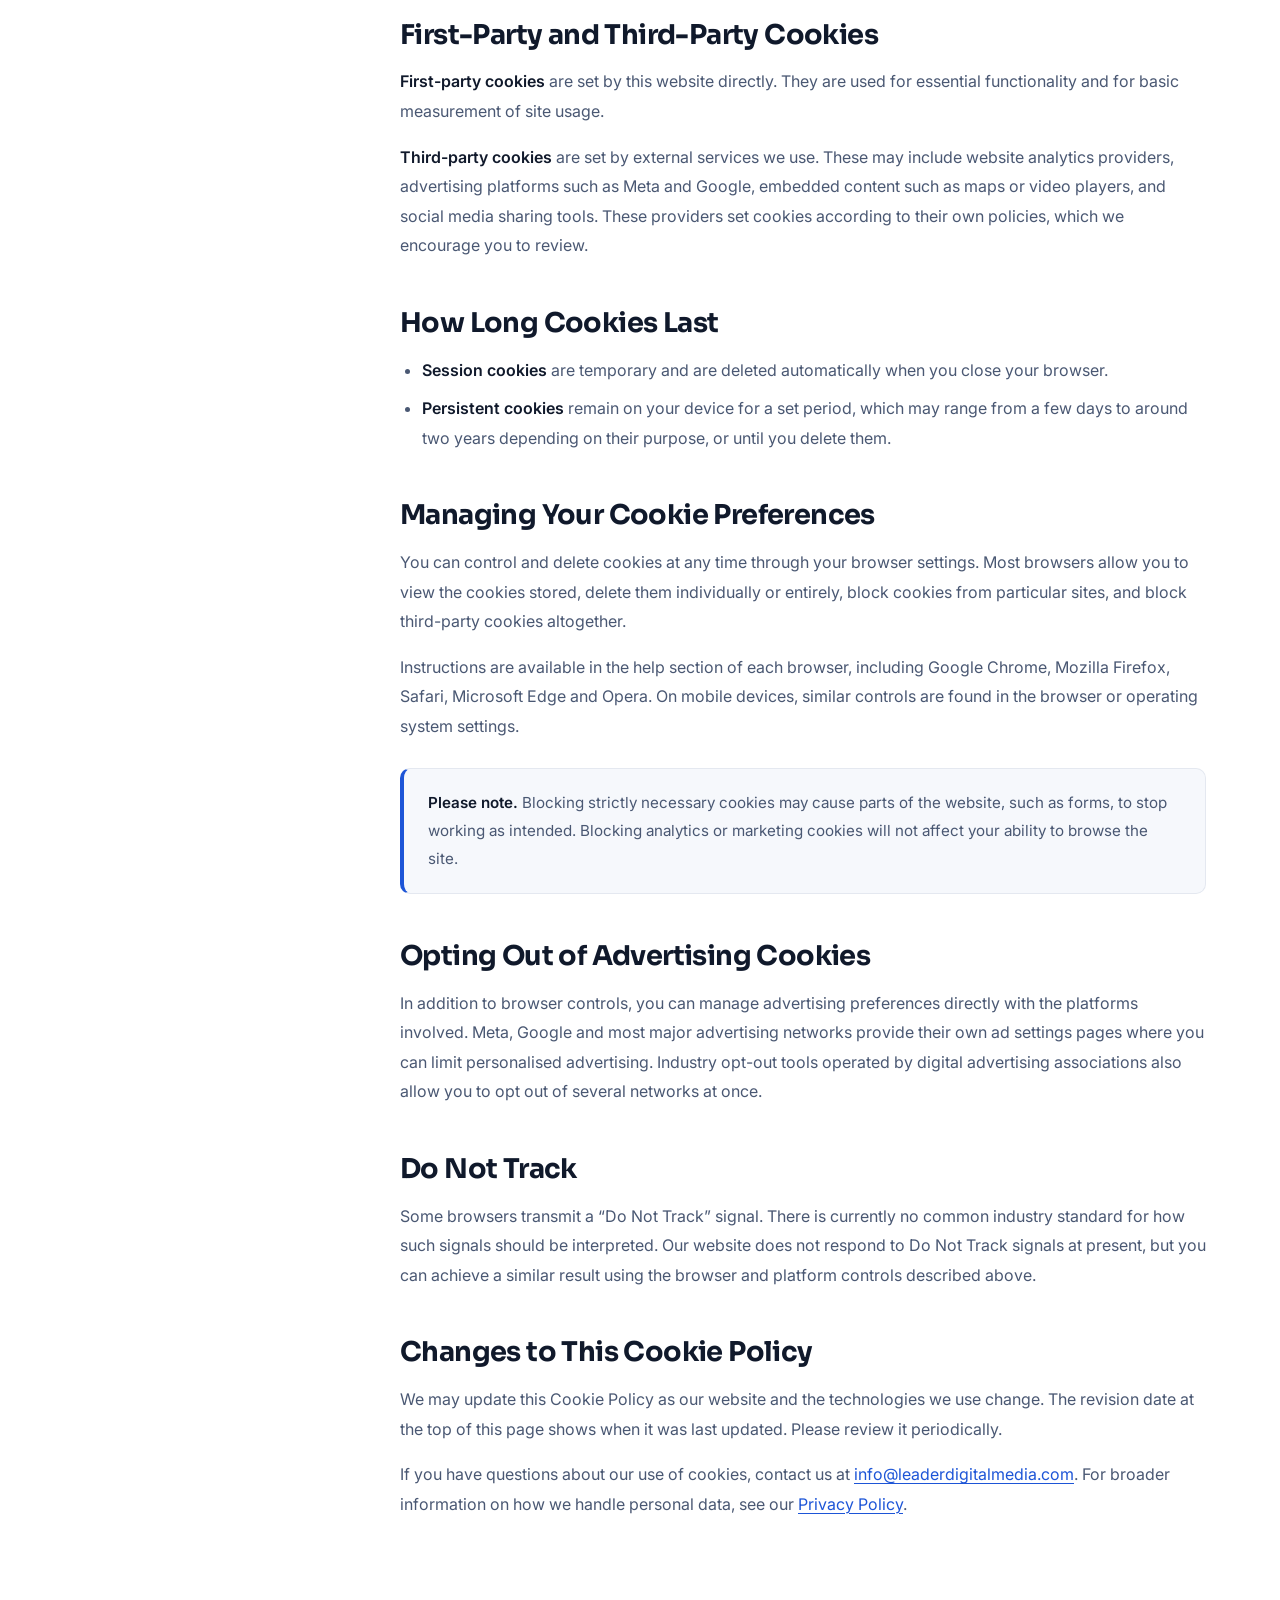
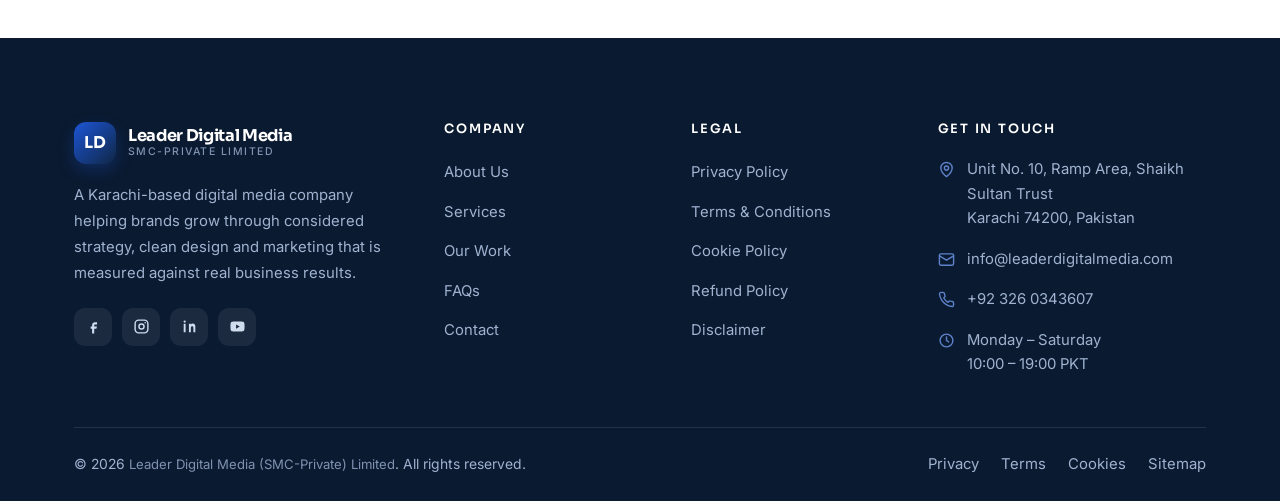
<file: cookie-policy.html>
<!DOCTYPE html>
<html lang="en">
<head>
<meta charset="utf-8">
<meta name="viewport" content="width=device-width, initial-scale=1">
<title>Cookie Policy | Leader Digital Media (SMC-Private) Limited</title>
<meta name="description" content="Details of the cookies and similar technologies used on the Leader Digital Media website and how you can control them.">
<meta name="author" content="Leader Digital Media (SMC-Private) Limited">
<meta name="robots" content="index, follow">
<meta name="google-site-verification" content="y5hjlefByO8rSD1HvEyz4yO1it33WcrWJiezWzdtrhw">
<link rel="canonical" href="https://leaderdigitalmedia.vercel.app/cookie-policy.html">
<meta property="og:type" content="website">
<meta property="og:site_name" content="Leader Digital Media">
<meta property="og:title" content="Cookie Policy | Leader Digital Media (SMC-Private) Limited">
<meta property="og:description" content="Details of the cookies and similar technologies used on the Leader Digital Media website and how you can control them.">
<meta property="og:url" content="https://leaderdigitalmedia.vercel.app/cookie-policy.html">
<meta property="og:locale" content="en_PK">
<meta name="twitter:card" content="summary_large_image">
<meta name="theme-color" content="#0a1a30">
<link rel="icon" href="data:image/svg+xml,%3Csvg xmlns='http://www.w3.org/2000/svg' viewBox='0 0 64 64'%3E%3Crect width='64' height='64' rx='14' fill='%231d55d7'/%3E%3Ctext x='32' y='43' font-family='Helvetica,Arial,sans-serif' font-size='30' font-weight='bold' fill='white' text-anchor='middle'%3ELD%3C/text%3E%3C/svg%3E">
<link rel="preconnect" href="https://fonts.googleapis.com">
<link rel="preconnect" href="https://fonts.gstatic.com" crossorigin>
<link href="https://fonts.googleapis.com/css2?family=Sora:wght@400;500;600;700&family=Inter:wght@400;500;600&display=swap" rel="stylesheet">
<link rel="stylesheet" href="assets/css/style.css">
</head>
<body>
<a class="skip-link" href="#main">Skip to main content</a>

<header class="site-header">
  <div class="topbar">
    <div class="wrap">
      <ul class="topbar-list">
        <li><a href="mailto:info@leaderdigitalmedia.com"><svg viewBox="0 0 24 24" fill="none" stroke="currentColor" stroke-width="2" stroke-linecap="round" stroke-linejoin="round"><rect x="2" y="4" width="20" height="16" rx="2"/><path d="m22 7-10 6L2 7"/></svg>info@leaderdigitalmedia.com</a></li>
        <li><a href="tel:+923260343607"><svg viewBox="0 0 24 24" fill="none" stroke="currentColor" stroke-width="2" stroke-linecap="round" stroke-linejoin="round"><path d="M22 16.9v3a2 2 0 0 1-2.2 2 19.8 19.8 0 0 1-8.6-3.1 19.5 19.5 0 0 1-6-6A19.8 19.8 0 0 1 2.1 4.2 2 2 0 0 1 4.1 2h3a2 2 0 0 1 2 1.7c.1 1 .4 1.9.7 2.8a2 2 0 0 1-.5 2.1L8.1 9.9a16 16 0 0 0 6 6l1.3-1.3a2 2 0 0 1 2.1-.4c.9.3 1.8.6 2.8.7a2 2 0 0 1 1.7 2z"/></svg>+92 326 0343607</a></li>
        <li class="topbar-tag">Karachi, Pakistan &middot; Mon&ndash;Sat, 10:00&ndash;19:00 PKT</li>
      </ul>
      <div class="social" aria-label="Social media">
        <a href="#" aria-label="Facebook"><svg viewBox="0 0 24 24" fill="currentColor"><path d="M14 9h3V6h-3c-2.2 0-4 1.8-4 4v2H8v3h2v7h3v-7h3l1-3h-4v-2c0-.6.4-1 1-1z"/></svg></a>
        <a href="#" aria-label="Instagram"><svg viewBox="0 0 24 24" fill="none" stroke="currentColor" stroke-width="2"><rect x="3" y="3" width="18" height="18" rx="5"/><circle cx="12" cy="12" r="3.6"/><circle cx="17.2" cy="6.8" r="1.1" fill="currentColor" stroke="none"/></svg></a>
        <a href="#" aria-label="LinkedIn"><svg viewBox="0 0 24 24" fill="currentColor"><path d="M6.5 8H3.8v12h2.7V8zM5.2 3.5a1.6 1.6 0 1 0 0 3.2 1.6 1.6 0 0 0 0-3.2zM20.2 20h-2.7v-6.1c0-1.5-.6-2.3-1.7-2.3-1.2 0-1.9.8-1.9 2.3V20h-2.7V8h2.6v1.2c.6-.9 1.6-1.5 2.9-1.5 2.2 0 3.5 1.4 3.5 4.1V20z"/></svg></a>
      </div>
    </div>
  </div>
  <div class="wrap">
    <nav class="nav" aria-label="Main navigation">
      <a class="brand" href="index.html">
        <span class="brand-mark" aria-hidden="true">LD</span>
        <span class="brand-text">
          <span class="brand-name">Leader Digital Media</span>
          <span class="brand-sub">SMC-Private Limited</span>
        </span>
      </a>
      <ul class="nav-menu" id="nav-menu">
      <li><a href="index.html">Home</a></li>
      <li><a href="about.html">About</a></li>
      <li><a href="services.html">Services</a></li>
      <li><a href="portfolio.html">Our Work</a></li>
      <li><a href="faq.html">FAQs</a></li>
      <li><a href="contact.html">Contact</a></li>
        <li class="nav-cta"><a href="contact.html">Get a Proposal</a></li>
      </ul>
      <div class="nav-actions">
        <a class="btn btn-primary" href="contact.html">Get a Proposal</a>
        <button class="nav-toggle" type="button" aria-label="Toggle navigation menu" aria-expanded="false" aria-controls="nav-menu"><span></span></button>
      </div>
    </nav>
  </div>
</header>
<main id="main">
<section class="page-hero">
  <div class="wrap">
    <ul class="crumb"><li><a href="index.html">Home</a></li><li>Cookie Policy</li></ul>
    <h1>Cookie Policy</h1>
    <p>The cookies and similar technologies used on this website, what they do, and how you can control them.</p>
  </div>
</section>

<section class="section">
  <div class="wrap">
    <div class="legal-meta">
      <span><b>Last updated:</b> 10 October 2026</span>
      <span><b>Effective from:</b> 10 October 2026</span>
      <span><b>Applies to:</b> Leader Digital Media (SMC-Private) Limited</span>
    </div>

    <div class="legal-layout">
      <aside class="toc">
        <h4>On this page</h4>
        <ol>
        <li><a href="#what-are-cookies">What Are Cookies?</a></li>
        <li><a href="#how-we-use-cookies">How We Use Cookies</a></li>
        <li><a href="#categories-of-cookies-we-use">Categories of Cookies We Use</a></li>
        <li><a href="#first-party-and-third-party-cookies">First-Party and Third-Party Cookies</a></li>
        <li><a href="#how-long-cookies-last">How Long Cookies Last</a></li>
        <li><a href="#managing-your-cookie-preferences">Managing Your Cookie Preferences</a></li>
        <li><a href="#opting-out-of-advertising-cookies">Opting Out of Advertising Cookies</a></li>
        <li><a href="#do-not-track">Do Not Track</a></li>
        <li><a href="#changes-to-this-cookie-policy">Changes to This Cookie Policy</a></li>
        </ol>
      </aside>

      <div class="prose">
      <h2 id="what-are-cookies">What Are Cookies?</h2>
      <p>Cookies are small text files placed on your device when you visit a website. They are widely used to make websites work, to remember your preferences between visits, and to provide information to site owners about how their site is being used.</p>
      <p>We also use related technologies such as pixels, local storage and software development kits. For simplicity, this policy refers to all of them as &ldquo;cookies&rdquo;.</p>
      <h2 id="how-we-use-cookies">How We Use Cookies</h2>
      <p>We use cookies to keep the website working correctly, to remember choices you make, to measure how the site performs, and &mdash; where you permit it &mdash; to measure the effectiveness of our advertising. We do not use cookies to collect sensitive personal information, and we do not sell cookie data.</p>
      <h2 id="categories-of-cookies-we-use">Categories of Cookies We Use</h2>
      <div class="table-wrap">
        <table>
          <thead><tr><th>Category</th><th>Purpose</th><th>Can it be disabled?</th></tr></thead>
          <tbody>
            <tr><td><strong>Strictly necessary</strong></td><td>Enable core functions such as page navigation, security and form submission. The website cannot function properly without them.</td><td>No</td></tr>
            <tr><td><strong>Preference</strong></td><td>Remember choices you have made, such as language or previously submitted form details, to improve your experience.</td><td>Yes</td></tr>
            <tr><td><strong>Analytics</strong></td><td>Help us understand which pages are visited, how long visitors stay, and where they arrive from, so we can improve the site.</td><td>Yes</td></tr>
            <tr><td><strong>Marketing</strong></td><td>Used by advertising platforms to measure campaign performance and to show relevant advertising on other websites.</td><td>Yes</td></tr>
          </tbody>
        </table>
      </div>
      <h2 id="first-party-and-third-party-cookies">First-Party and Third-Party Cookies</h2>
      <p><strong>First-party cookies</strong> are set by this website directly. They are used for essential functionality and for basic measurement of site usage.</p>
      <p><strong>Third-party cookies</strong> are set by external services we use. These may include website analytics providers, advertising platforms such as Meta and Google, embedded content such as maps or video players, and social media sharing tools. These providers set cookies according to their own policies, which we encourage you to review.</p>
      <h2 id="how-long-cookies-last">How Long Cookies Last</h2>
      <ul>
        <li><strong>Session cookies</strong> are temporary and are deleted automatically when you close your browser.</li>
        <li><strong>Persistent cookies</strong> remain on your device for a set period, which may range from a few days to around two years depending on their purpose, or until you delete them.</li>
      </ul>
      <h2 id="managing-your-cookie-preferences">Managing Your Cookie Preferences</h2>
      <p>You can control and delete cookies at any time through your browser settings. Most browsers allow you to view the cookies stored, delete them individually or entirely, block cookies from particular sites, and block third-party cookies altogether.</p>
      <p>Instructions are available in the help section of each browser, including Google Chrome, Mozilla Firefox, Safari, Microsoft Edge and Opera. On mobile devices, similar controls are found in the browser or operating system settings.</p>
      <div class="legal-note"><strong>Please note.</strong> Blocking strictly necessary cookies may cause parts of the website, such as forms, to stop working as intended. Blocking analytics or marketing cookies will not affect your ability to browse the site.</div>
      <h2 id="opting-out-of-advertising-cookies">Opting Out of Advertising Cookies</h2>
      <p>In addition to browser controls, you can manage advertising preferences directly with the platforms involved. Meta, Google and most major advertising networks provide their own ad settings pages where you can limit personalised advertising. Industry opt-out tools operated by digital advertising associations also allow you to opt out of several networks at once.</p>
      <h2 id="do-not-track">Do Not Track</h2>
      <p>Some browsers transmit a &ldquo;Do Not Track&rdquo; signal. There is currently no common industry standard for how such signals should be interpreted. Our website does not respond to Do Not Track signals at present, but you can achieve a similar result using the browser and platform controls described above.</p>
      <h2 id="changes-to-this-cookie-policy">Changes to This Cookie Policy</h2>
      <p>We may update this Cookie Policy as our website and the technologies we use change. The revision date at the top of this page shows when it was last updated. Please review it periodically.</p>
      <p>If you have questions about our use of cookies, contact us at <a href="mailto:info@leaderdigitalmedia.com">info@leaderdigitalmedia.com</a>. For broader information on how we handle personal data, see our <a href="privacy-policy.html">Privacy Policy</a>.</p>
      </div>
    </div>
  </div>
</section>
</main>
<footer class="site-footer">
  <div class="wrap">
    <div class="footer-grid">
      <div class="footer-about">
        <div class="brand footer-brand">
          <span class="brand-mark" aria-hidden="true">LD</span>
          <span class="brand-text">
            <span class="brand-name">Leader Digital Media</span>
            <span class="brand-sub">SMC-Private Limited</span>
          </span>
        </div>
        <p>A Karachi-based digital media company helping brands grow through considered strategy, clean design and marketing that is measured against real business results.</p>
        <div class="social" aria-label="Social media">
          <a href="#" aria-label="Facebook"><svg viewBox="0 0 24 24" fill="currentColor"><path d="M14 9h3V6h-3c-2.2 0-4 1.8-4 4v2H8v3h2v7h3v-7h3l1-3h-4v-2c0-.6.4-1 1-1z"/></svg></a>
        <a href="#" aria-label="Instagram"><svg viewBox="0 0 24 24" fill="none" stroke="currentColor" stroke-width="2"><rect x="3" y="3" width="18" height="18" rx="5"/><circle cx="12" cy="12" r="3.6"/><circle cx="17.2" cy="6.8" r="1.1" fill="currentColor" stroke="none"/></svg></a>
        <a href="#" aria-label="LinkedIn"><svg viewBox="0 0 24 24" fill="currentColor"><path d="M6.5 8H3.8v12h2.7V8zM5.2 3.5a1.6 1.6 0 1 0 0 3.2 1.6 1.6 0 0 0 0-3.2zM20.2 20h-2.7v-6.1c0-1.5-.6-2.3-1.7-2.3-1.2 0-1.9.8-1.9 2.3V20h-2.7V8h2.6v1.2c.6-.9 1.6-1.5 2.9-1.5 2.2 0 3.5 1.4 3.5 4.1V20z"/></svg></a>
        <a href="#" aria-label="YouTube"><svg viewBox="0 0 24 24" fill="currentColor"><path d="M21.6 7.2a2.5 2.5 0 0 0-1.7-1.8C18.3 5 12 5 12 5s-6.3 0-7.9.4A2.5 2.5 0 0 0 2.4 7.2 26 26 0 0 0 2 12a26 26 0 0 0 .4 4.8 2.5 2.5 0 0 0 1.7 1.8C5.7 19 12 19 12 19s6.3 0 7.9-.4a2.5 2.5 0 0 0 1.7-1.8A26 26 0 0 0 22 12a26 26 0 0 0-.4-4.8zM10 15V9l5.2 3L10 15z"/></svg></a>
        </div>
      </div>

      <div>
        <h4>Company</h4>
        <ul class="footer-links">
          <li><a href="about.html">About Us</a></li>
          <li><a href="services.html">Services</a></li>
          <li><a href="portfolio.html">Our Work</a></li>
          <li><a href="faq.html">FAQs</a></li>
          <li><a href="contact.html">Contact</a></li>
        </ul>
      </div>

      <div>
        <h4>Legal</h4>
        <ul class="footer-links">
          <li><a href="privacy-policy.html">Privacy Policy</a></li>
          <li><a href="terms-and-conditions.html">Terms &amp; Conditions</a></li>
          <li><a href="cookie-policy.html">Cookie Policy</a></li>
          <li><a href="refund-policy.html">Refund Policy</a></li>
          <li><a href="disclaimer.html">Disclaimer</a></li>
        </ul>
      </div>

      <div>
        <h4>Get in Touch</h4>
        <ul class="footer-contact">
          <li>
            <svg viewBox="0 0 24 24" fill="none" stroke="currentColor" stroke-width="2" stroke-linecap="round" stroke-linejoin="round"><path d="M20 10c0 6-8 12-8 12s-8-6-8-12a8 8 0 0 1 16 0z"/><circle cx="12" cy="10" r="3"/></svg>
            <address>Unit No. 10, Ramp Area, Shaikh Sultan Trust<br>Karachi 74200, Pakistan</address>
          </li>
          <li>
            <svg viewBox="0 0 24 24" fill="none" stroke="currentColor" stroke-width="2" stroke-linecap="round" stroke-linejoin="round"><rect x="2" y="4" width="20" height="16" rx="2"/><path d="m22 7-10 6L2 7"/></svg>
            <a href="mailto:info@leaderdigitalmedia.com">info@leaderdigitalmedia.com</a>
          </li>
          <li>
            <svg viewBox="0 0 24 24" fill="none" stroke="currentColor" stroke-width="2" stroke-linecap="round" stroke-linejoin="round"><path d="M22 16.9v3a2 2 0 0 1-2.2 2 19.8 19.8 0 0 1-8.6-3.1 19.5 19.5 0 0 1-6-6A19.8 19.8 0 0 1 2.1 4.2 2 2 0 0 1 4.1 2h3a2 2 0 0 1 2 1.7c.1 1 .4 1.9.7 2.8a2 2 0 0 1-.5 2.1L8.1 9.9a16 16 0 0 0 6 6l1.3-1.3a2 2 0 0 1 2.1-.4c.9.3 1.8.6 2.8.7a2 2 0 0 1 1.7 2z"/></svg>
            <a href="tel:+923260343607">+92 326 0343607</a>
          </li>
          <li>
            <svg viewBox="0 0 24 24" fill="none" stroke="currentColor" stroke-width="2" stroke-linecap="round" stroke-linejoin="round"><circle cx="12" cy="12" r="9"/><path d="M12 7v5l3 2"/></svg>
            <span>Monday &ndash; Saturday<br>10:00 &ndash; 19:00 PKT</span>
          </li>
        </ul>
      </div>
    </div>

    <div class="footer-bottom">
      <span>&copy; <span data-year>2026</span> <span class="footer-legal-name">Leader Digital Media (SMC-Private) Limited</span>. All rights reserved.</span>
      <ul>
        <li><a href="privacy-policy.html">Privacy</a></li>
        <li><a href="terms-and-conditions.html">Terms</a></li>
        <li><a href="cookie-policy.html">Cookies</a></li>
        <li><a href="sitemap.xml">Sitemap</a></li>
      </ul>
    </div>
  </div>
</footer>

<button class="to-top" type="button" aria-label="Back to top">
  <svg viewBox="0 0 24 24" fill="none" stroke="currentColor" stroke-width="2.2" stroke-linecap="round" stroke-linejoin="round"><path d="M12 19V5"/><path d="m5 12 7-7 7 7"/></svg>
</button>

<script src="assets/js/main.js"></script>
</body>
</html>
</file>
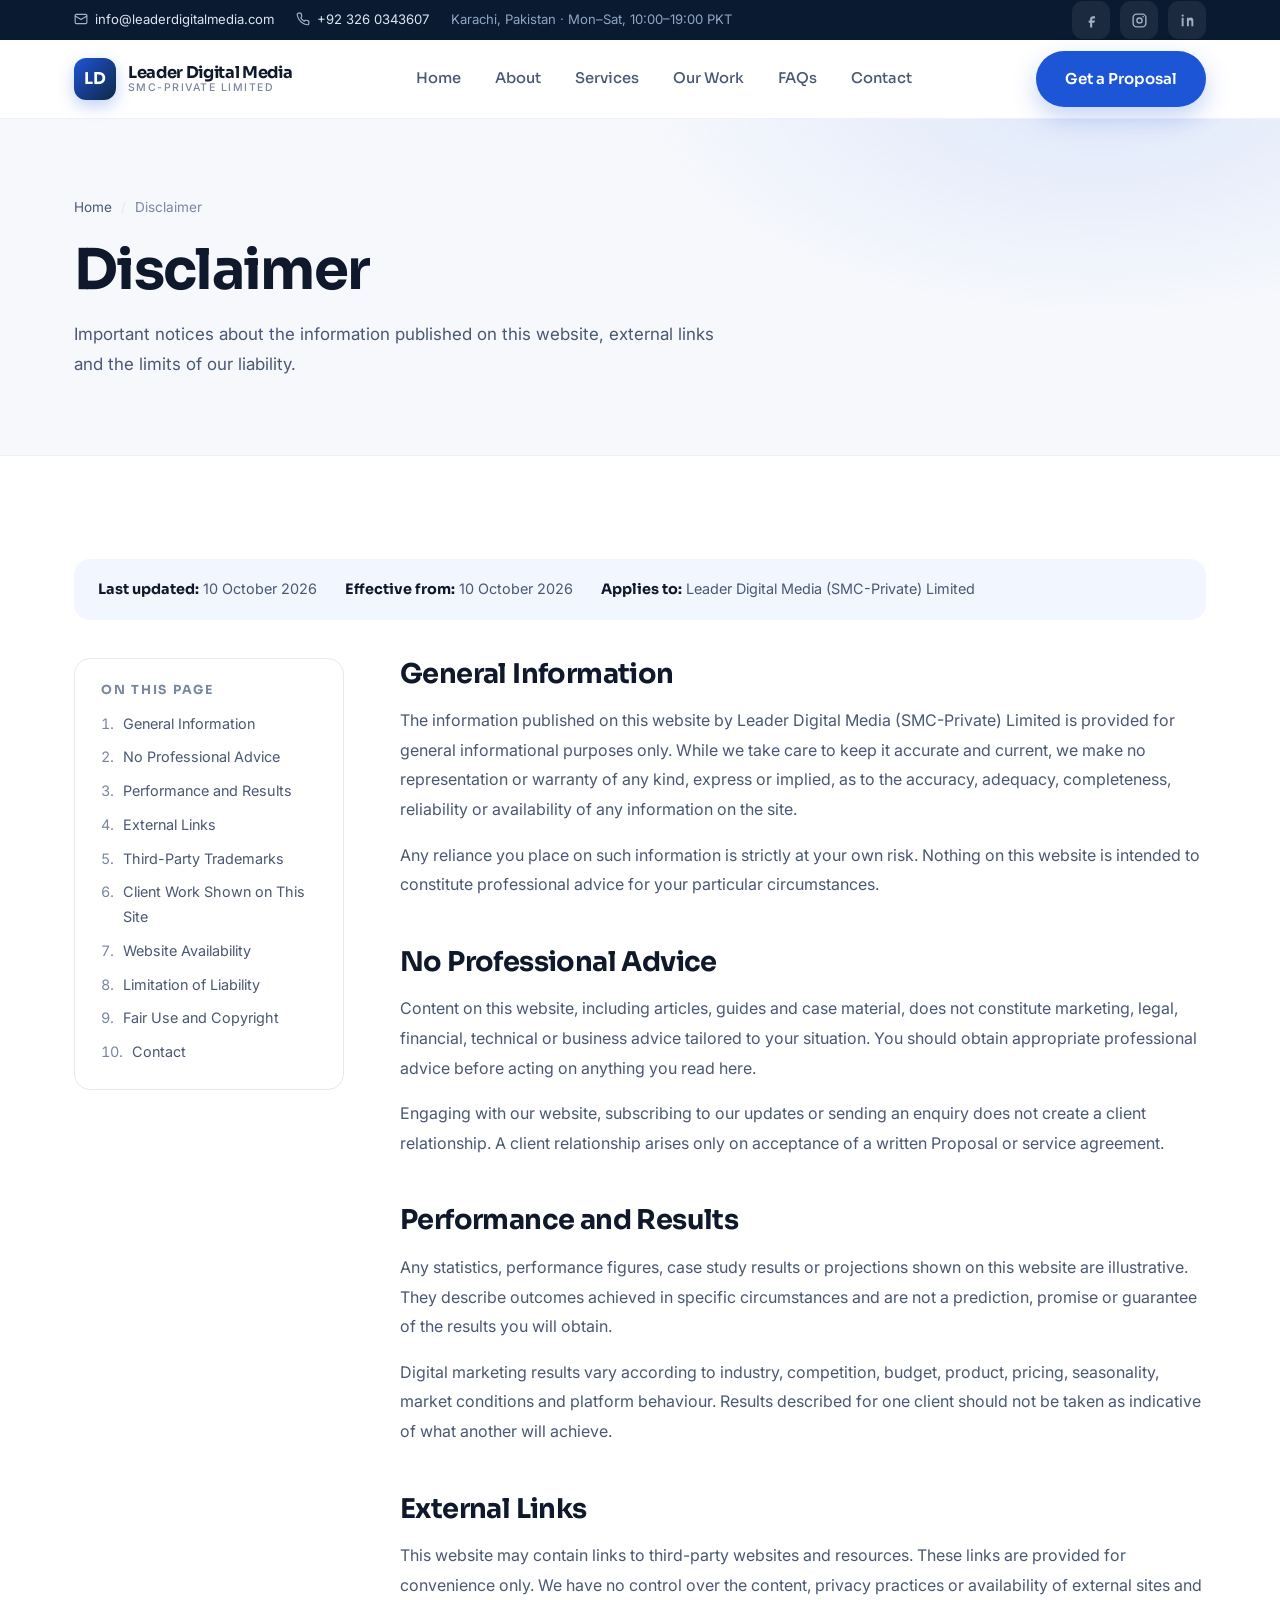
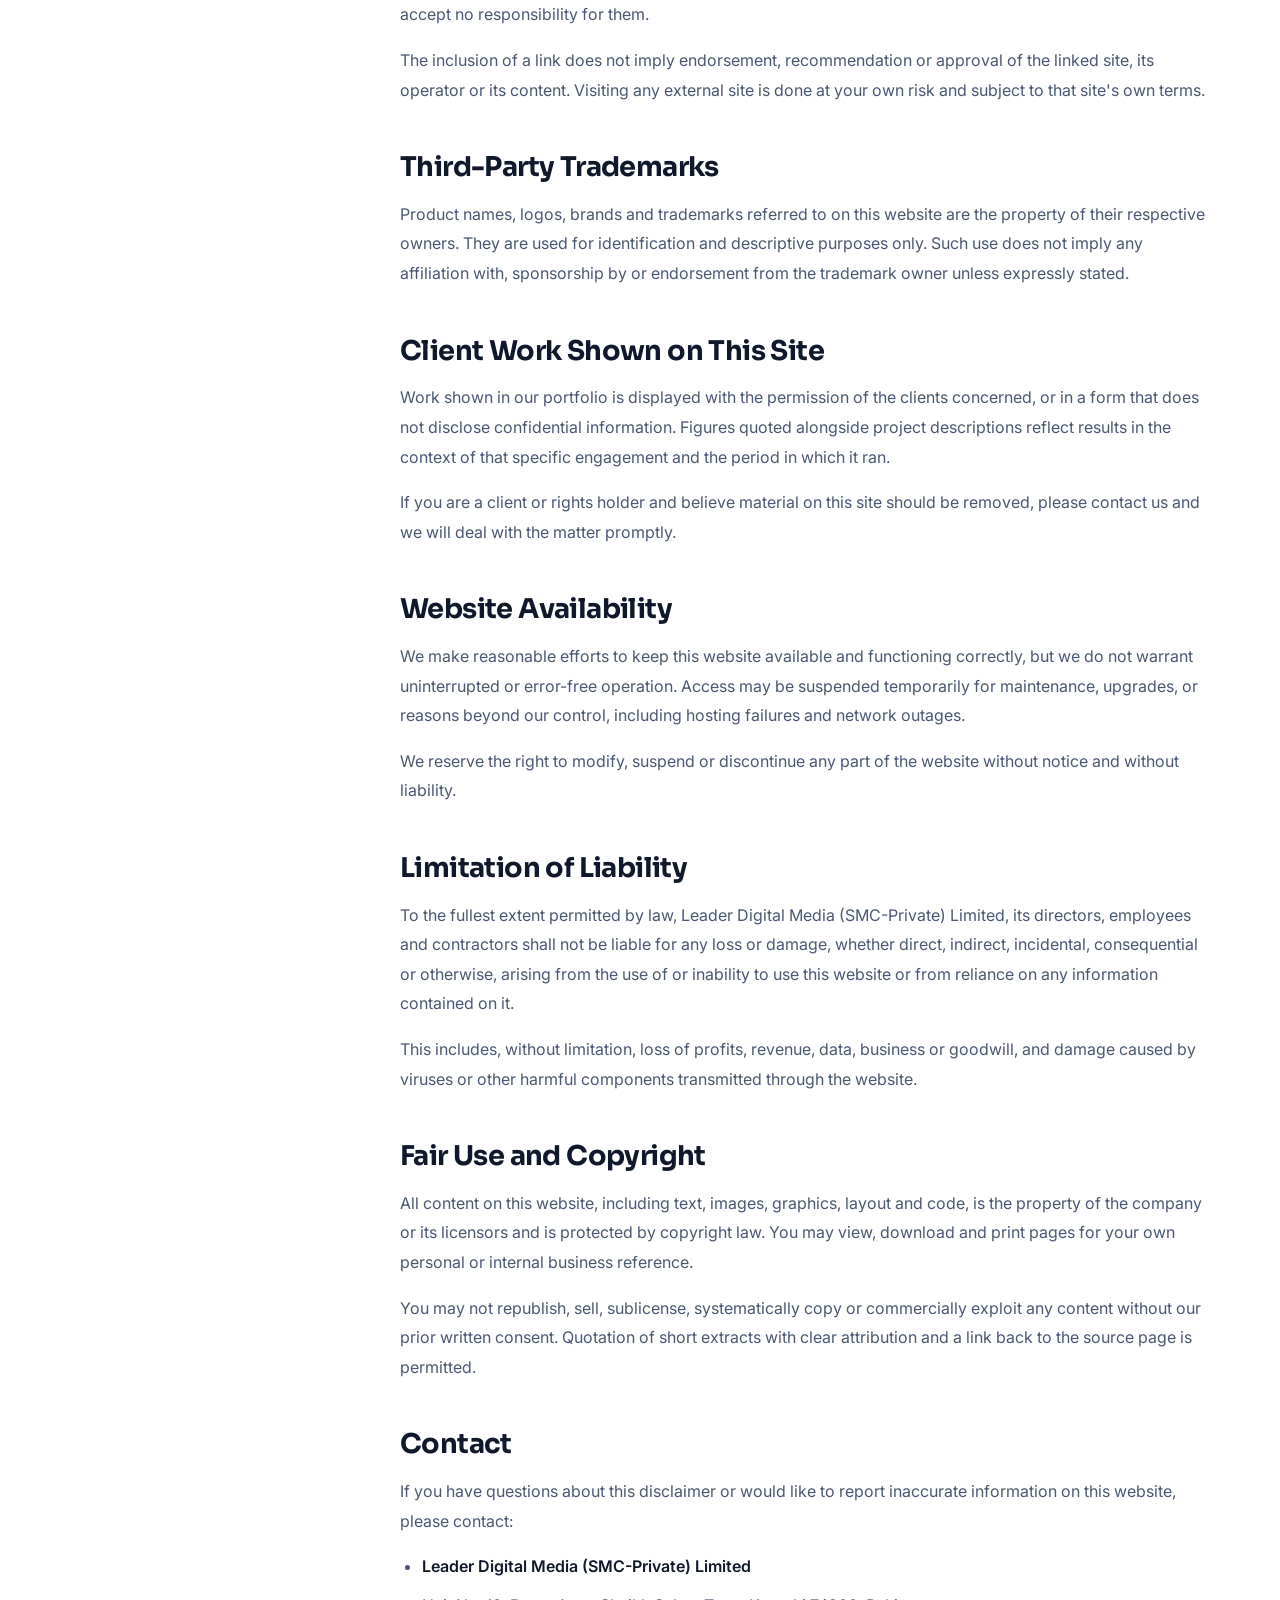
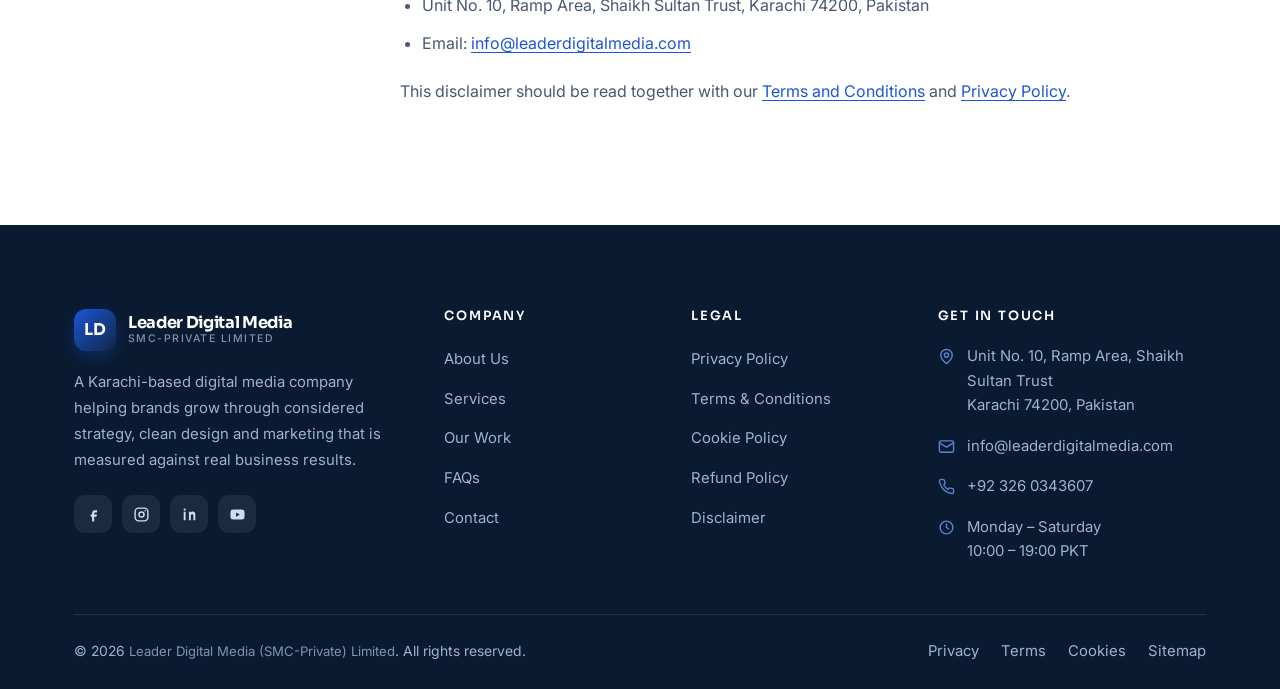
<file: disclaimer.html>
<!DOCTYPE html>
<html lang="en">
<head>
<meta charset="utf-8">
<meta name="viewport" content="width=device-width, initial-scale=1">
<title>Disclaimer | Leader Digital Media (SMC-Private) Limited</title>
<meta name="description" content="Important notices about the information published on the Leader Digital Media website, external links and the limits of our liability.">
<meta name="author" content="Leader Digital Media (SMC-Private) Limited">
<meta name="robots" content="index, follow">
<meta name="google-site-verification" content="y5hjlefByO8rSD1HvEyz4yO1it33WcrWJiezWzdtrhw">
<link rel="canonical" href="https://leaderdigitalmedia.vercel.app/disclaimer.html">
<meta property="og:type" content="website">
<meta property="og:site_name" content="Leader Digital Media">
<meta property="og:title" content="Disclaimer | Leader Digital Media (SMC-Private) Limited">
<meta property="og:description" content="Important notices about the information published on the Leader Digital Media website, external links and the limits of our liability.">
<meta property="og:url" content="https://leaderdigitalmedia.vercel.app/disclaimer.html">
<meta property="og:locale" content="en_PK">
<meta name="twitter:card" content="summary_large_image">
<meta name="theme-color" content="#0a1a30">
<link rel="icon" href="data:image/svg+xml,%3Csvg xmlns='http://www.w3.org/2000/svg' viewBox='0 0 64 64'%3E%3Crect width='64' height='64' rx='14' fill='%231d55d7'/%3E%3Ctext x='32' y='43' font-family='Helvetica,Arial,sans-serif' font-size='30' font-weight='bold' fill='white' text-anchor='middle'%3ELD%3C/text%3E%3C/svg%3E">
<link rel="preconnect" href="https://fonts.googleapis.com">
<link rel="preconnect" href="https://fonts.gstatic.com" crossorigin>
<link href="https://fonts.googleapis.com/css2?family=Sora:wght@400;500;600;700&family=Inter:wght@400;500;600&display=swap" rel="stylesheet">
<link rel="stylesheet" href="assets/css/style.css">
</head>
<body>
<a class="skip-link" href="#main">Skip to main content</a>

<header class="site-header">
  <div class="topbar">
    <div class="wrap">
      <ul class="topbar-list">
        <li><a href="mailto:info@leaderdigitalmedia.com"><svg viewBox="0 0 24 24" fill="none" stroke="currentColor" stroke-width="2" stroke-linecap="round" stroke-linejoin="round"><rect x="2" y="4" width="20" height="16" rx="2"/><path d="m22 7-10 6L2 7"/></svg>info@leaderdigitalmedia.com</a></li>
        <li><a href="tel:+923260343607"><svg viewBox="0 0 24 24" fill="none" stroke="currentColor" stroke-width="2" stroke-linecap="round" stroke-linejoin="round"><path d="M22 16.9v3a2 2 0 0 1-2.2 2 19.8 19.8 0 0 1-8.6-3.1 19.5 19.5 0 0 1-6-6A19.8 19.8 0 0 1 2.1 4.2 2 2 0 0 1 4.1 2h3a2 2 0 0 1 2 1.7c.1 1 .4 1.9.7 2.8a2 2 0 0 1-.5 2.1L8.1 9.9a16 16 0 0 0 6 6l1.3-1.3a2 2 0 0 1 2.1-.4c.9.3 1.8.6 2.8.7a2 2 0 0 1 1.7 2z"/></svg>+92 326 0343607</a></li>
        <li class="topbar-tag">Karachi, Pakistan &middot; Mon&ndash;Sat, 10:00&ndash;19:00 PKT</li>
      </ul>
      <div class="social" aria-label="Social media">
        <a href="#" aria-label="Facebook"><svg viewBox="0 0 24 24" fill="currentColor"><path d="M14 9h3V6h-3c-2.2 0-4 1.8-4 4v2H8v3h2v7h3v-7h3l1-3h-4v-2c0-.6.4-1 1-1z"/></svg></a>
        <a href="#" aria-label="Instagram"><svg viewBox="0 0 24 24" fill="none" stroke="currentColor" stroke-width="2"><rect x="3" y="3" width="18" height="18" rx="5"/><circle cx="12" cy="12" r="3.6"/><circle cx="17.2" cy="6.8" r="1.1" fill="currentColor" stroke="none"/></svg></a>
        <a href="#" aria-label="LinkedIn"><svg viewBox="0 0 24 24" fill="currentColor"><path d="M6.5 8H3.8v12h2.7V8zM5.2 3.5a1.6 1.6 0 1 0 0 3.2 1.6 1.6 0 0 0 0-3.2zM20.2 20h-2.7v-6.1c0-1.5-.6-2.3-1.7-2.3-1.2 0-1.9.8-1.9 2.3V20h-2.7V8h2.6v1.2c.6-.9 1.6-1.5 2.9-1.5 2.2 0 3.5 1.4 3.5 4.1V20z"/></svg></a>
      </div>
    </div>
  </div>
  <div class="wrap">
    <nav class="nav" aria-label="Main navigation">
      <a class="brand" href="index.html">
        <span class="brand-mark" aria-hidden="true">LD</span>
        <span class="brand-text">
          <span class="brand-name">Leader Digital Media</span>
          <span class="brand-sub">SMC-Private Limited</span>
        </span>
      </a>
      <ul class="nav-menu" id="nav-menu">
      <li><a href="index.html">Home</a></li>
      <li><a href="about.html">About</a></li>
      <li><a href="services.html">Services</a></li>
      <li><a href="portfolio.html">Our Work</a></li>
      <li><a href="faq.html">FAQs</a></li>
      <li><a href="contact.html">Contact</a></li>
        <li class="nav-cta"><a href="contact.html">Get a Proposal</a></li>
      </ul>
      <div class="nav-actions">
        <a class="btn btn-primary" href="contact.html">Get a Proposal</a>
        <button class="nav-toggle" type="button" aria-label="Toggle navigation menu" aria-expanded="false" aria-controls="nav-menu"><span></span></button>
      </div>
    </nav>
  </div>
</header>
<main id="main">
<section class="page-hero">
  <div class="wrap">
    <ul class="crumb"><li><a href="index.html">Home</a></li><li>Disclaimer</li></ul>
    <h1>Disclaimer</h1>
    <p>Important notices about the information published on this website, external links and the limits of our liability.</p>
  </div>
</section>

<section class="section">
  <div class="wrap">
    <div class="legal-meta">
      <span><b>Last updated:</b> 10 October 2026</span>
      <span><b>Effective from:</b> 10 October 2026</span>
      <span><b>Applies to:</b> Leader Digital Media (SMC-Private) Limited</span>
    </div>

    <div class="legal-layout">
      <aside class="toc">
        <h4>On this page</h4>
        <ol>
        <li><a href="#general-information">General Information</a></li>
        <li><a href="#no-professional-advice">No Professional Advice</a></li>
        <li><a href="#performance-and-results">Performance and Results</a></li>
        <li><a href="#external-links">External Links</a></li>
        <li><a href="#third-party-trademarks">Third-Party Trademarks</a></li>
        <li><a href="#client-work-shown-on-this-site">Client Work Shown on This Site</a></li>
        <li><a href="#website-availability">Website Availability</a></li>
        <li><a href="#limitation-of-liability">Limitation of Liability</a></li>
        <li><a href="#fair-use-and-copyright">Fair Use and Copyright</a></li>
        <li><a href="#contact">Contact</a></li>
        </ol>
      </aside>

      <div class="prose">
      <h2 id="general-information">General Information</h2>
      <p>The information published on this website by Leader Digital Media (SMC-Private) Limited is provided for general informational purposes only. While we take care to keep it accurate and current, we make no representation or warranty of any kind, express or implied, as to the accuracy, adequacy, completeness, reliability or availability of any information on the site.</p>
      <p>Any reliance you place on such information is strictly at your own risk. Nothing on this website is intended to constitute professional advice for your particular circumstances.</p>
      <h2 id="no-professional-advice">No Professional Advice</h2>
      <p>Content on this website, including articles, guides and case material, does not constitute marketing, legal, financial, technical or business advice tailored to your situation. You should obtain appropriate professional advice before acting on anything you read here.</p>
      <p>Engaging with our website, subscribing to our updates or sending an enquiry does not create a client relationship. A client relationship arises only on acceptance of a written Proposal or service agreement.</p>
      <h2 id="performance-and-results">Performance and Results</h2>
      <p>Any statistics, performance figures, case study results or projections shown on this website are illustrative. They describe outcomes achieved in specific circumstances and are not a prediction, promise or guarantee of the results you will obtain.</p>
      <p>Digital marketing results vary according to industry, competition, budget, product, pricing, seasonality, market conditions and platform behaviour. Results described for one client should not be taken as indicative of what another will achieve.</p>
      <h2 id="external-links">External Links</h2>
      <p>This website may contain links to third-party websites and resources. These links are provided for convenience only. We have no control over the content, privacy practices or availability of external sites and accept no responsibility for them.</p>
      <p>The inclusion of a link does not imply endorsement, recommendation or approval of the linked site, its operator or its content. Visiting any external site is done at your own risk and subject to that site's own terms.</p>
      <h2 id="third-party-trademarks">Third-Party Trademarks</h2>
      <p>Product names, logos, brands and trademarks referred to on this website are the property of their respective owners. They are used for identification and descriptive purposes only. Such use does not imply any affiliation with, sponsorship by or endorsement from the trademark owner unless expressly stated.</p>
      <h2 id="client-work-shown-on-this-site">Client Work Shown on This Site</h2>
      <p>Work shown in our portfolio is displayed with the permission of the clients concerned, or in a form that does not disclose confidential information. Figures quoted alongside project descriptions reflect results in the context of that specific engagement and the period in which it ran.</p>
      <p>If you are a client or rights holder and believe material on this site should be removed, please contact us and we will deal with the matter promptly.</p>
      <h2 id="website-availability">Website Availability</h2>
      <p>We make reasonable efforts to keep this website available and functioning correctly, but we do not warrant uninterrupted or error-free operation. Access may be suspended temporarily for maintenance, upgrades, or reasons beyond our control, including hosting failures and network outages.</p>
      <p>We reserve the right to modify, suspend or discontinue any part of the website without notice and without liability.</p>
      <h2 id="limitation-of-liability">Limitation of Liability</h2>
      <p>To the fullest extent permitted by law, Leader Digital Media (SMC-Private) Limited, its directors, employees and contractors shall not be liable for any loss or damage, whether direct, indirect, incidental, consequential or otherwise, arising from the use of or inability to use this website or from reliance on any information contained on it.</p>
      <p>This includes, without limitation, loss of profits, revenue, data, business or goodwill, and damage caused by viruses or other harmful components transmitted through the website.</p>
      <h2 id="fair-use-and-copyright">Fair Use and Copyright</h2>
      <p>All content on this website, including text, images, graphics, layout and code, is the property of the company or its licensors and is protected by copyright law. You may view, download and print pages for your own personal or internal business reference.</p>
      <p>You may not republish, sell, sublicense, systematically copy or commercially exploit any content without our prior written consent. Quotation of short extracts with clear attribution and a link back to the source page is permitted.</p>
      <h2 id="contact">Contact</h2>
      <p>If you have questions about this disclaimer or would like to report inaccurate information on this website, please contact:</p>
      <ul>
        <li><strong>Leader Digital Media (SMC-Private) Limited</strong></li>
        <li>Unit No. 10, Ramp Area, Shaikh Sultan Trust, Karachi 74200, Pakistan</li>
        <li>Email: <a href="mailto:info@leaderdigitalmedia.com">info@leaderdigitalmedia.com</a></li>
      </ul>
      <p>This disclaimer should be read together with our <a href="terms-and-conditions.html">Terms and Conditions</a> and <a href="privacy-policy.html">Privacy Policy</a>.</p>
      </div>
    </div>
  </div>
</section>
</main>
<footer class="site-footer">
  <div class="wrap">
    <div class="footer-grid">
      <div class="footer-about">
        <div class="brand footer-brand">
          <span class="brand-mark" aria-hidden="true">LD</span>
          <span class="brand-text">
            <span class="brand-name">Leader Digital Media</span>
            <span class="brand-sub">SMC-Private Limited</span>
          </span>
        </div>
        <p>A Karachi-based digital media company helping brands grow through considered strategy, clean design and marketing that is measured against real business results.</p>
        <div class="social" aria-label="Social media">
          <a href="#" aria-label="Facebook"><svg viewBox="0 0 24 24" fill="currentColor"><path d="M14 9h3V6h-3c-2.2 0-4 1.8-4 4v2H8v3h2v7h3v-7h3l1-3h-4v-2c0-.6.4-1 1-1z"/></svg></a>
        <a href="#" aria-label="Instagram"><svg viewBox="0 0 24 24" fill="none" stroke="currentColor" stroke-width="2"><rect x="3" y="3" width="18" height="18" rx="5"/><circle cx="12" cy="12" r="3.6"/><circle cx="17.2" cy="6.8" r="1.1" fill="currentColor" stroke="none"/></svg></a>
        <a href="#" aria-label="LinkedIn"><svg viewBox="0 0 24 24" fill="currentColor"><path d="M6.5 8H3.8v12h2.7V8zM5.2 3.5a1.6 1.6 0 1 0 0 3.2 1.6 1.6 0 0 0 0-3.2zM20.2 20h-2.7v-6.1c0-1.5-.6-2.3-1.7-2.3-1.2 0-1.9.8-1.9 2.3V20h-2.7V8h2.6v1.2c.6-.9 1.6-1.5 2.9-1.5 2.2 0 3.5 1.4 3.5 4.1V20z"/></svg></a>
        <a href="#" aria-label="YouTube"><svg viewBox="0 0 24 24" fill="currentColor"><path d="M21.6 7.2a2.5 2.5 0 0 0-1.7-1.8C18.3 5 12 5 12 5s-6.3 0-7.9.4A2.5 2.5 0 0 0 2.4 7.2 26 26 0 0 0 2 12a26 26 0 0 0 .4 4.8 2.5 2.5 0 0 0 1.7 1.8C5.7 19 12 19 12 19s6.3 0 7.9-.4a2.5 2.5 0 0 0 1.7-1.8A26 26 0 0 0 22 12a26 26 0 0 0-.4-4.8zM10 15V9l5.2 3L10 15z"/></svg></a>
        </div>
      </div>

      <div>
        <h4>Company</h4>
        <ul class="footer-links">
          <li><a href="about.html">About Us</a></li>
          <li><a href="services.html">Services</a></li>
          <li><a href="portfolio.html">Our Work</a></li>
          <li><a href="faq.html">FAQs</a></li>
          <li><a href="contact.html">Contact</a></li>
        </ul>
      </div>

      <div>
        <h4>Legal</h4>
        <ul class="footer-links">
          <li><a href="privacy-policy.html">Privacy Policy</a></li>
          <li><a href="terms-and-conditions.html">Terms &amp; Conditions</a></li>
          <li><a href="cookie-policy.html">Cookie Policy</a></li>
          <li><a href="refund-policy.html">Refund Policy</a></li>
          <li><a href="disclaimer.html">Disclaimer</a></li>
        </ul>
      </div>

      <div>
        <h4>Get in Touch</h4>
        <ul class="footer-contact">
          <li>
            <svg viewBox="0 0 24 24" fill="none" stroke="currentColor" stroke-width="2" stroke-linecap="round" stroke-linejoin="round"><path d="M20 10c0 6-8 12-8 12s-8-6-8-12a8 8 0 0 1 16 0z"/><circle cx="12" cy="10" r="3"/></svg>
            <address>Unit No. 10, Ramp Area, Shaikh Sultan Trust<br>Karachi 74200, Pakistan</address>
          </li>
          <li>
            <svg viewBox="0 0 24 24" fill="none" stroke="currentColor" stroke-width="2" stroke-linecap="round" stroke-linejoin="round"><rect x="2" y="4" width="20" height="16" rx="2"/><path d="m22 7-10 6L2 7"/></svg>
            <a href="mailto:info@leaderdigitalmedia.com">info@leaderdigitalmedia.com</a>
          </li>
          <li>
            <svg viewBox="0 0 24 24" fill="none" stroke="currentColor" stroke-width="2" stroke-linecap="round" stroke-linejoin="round"><path d="M22 16.9v3a2 2 0 0 1-2.2 2 19.8 19.8 0 0 1-8.6-3.1 19.5 19.5 0 0 1-6-6A19.8 19.8 0 0 1 2.1 4.2 2 2 0 0 1 4.1 2h3a2 2 0 0 1 2 1.7c.1 1 .4 1.9.7 2.8a2 2 0 0 1-.5 2.1L8.1 9.9a16 16 0 0 0 6 6l1.3-1.3a2 2 0 0 1 2.1-.4c.9.3 1.8.6 2.8.7a2 2 0 0 1 1.7 2z"/></svg>
            <a href="tel:+923260343607">+92 326 0343607</a>
          </li>
          <li>
            <svg viewBox="0 0 24 24" fill="none" stroke="currentColor" stroke-width="2" stroke-linecap="round" stroke-linejoin="round"><circle cx="12" cy="12" r="9"/><path d="M12 7v5l3 2"/></svg>
            <span>Monday &ndash; Saturday<br>10:00 &ndash; 19:00 PKT</span>
          </li>
        </ul>
      </div>
    </div>

    <div class="footer-bottom">
      <span>&copy; <span data-year>2026</span> <span class="footer-legal-name">Leader Digital Media (SMC-Private) Limited</span>. All rights reserved.</span>
      <ul>
        <li><a href="privacy-policy.html">Privacy</a></li>
        <li><a href="terms-and-conditions.html">Terms</a></li>
        <li><a href="cookie-policy.html">Cookies</a></li>
        <li><a href="sitemap.xml">Sitemap</a></li>
      </ul>
    </div>
  </div>
</footer>

<button class="to-top" type="button" aria-label="Back to top">
  <svg viewBox="0 0 24 24" fill="none" stroke="currentColor" stroke-width="2.2" stroke-linecap="round" stroke-linejoin="round"><path d="M12 19V5"/><path d="m5 12 7-7 7 7"/></svg>
</button>

<script src="assets/js/main.js"></script>
</body>
</html>
</file>
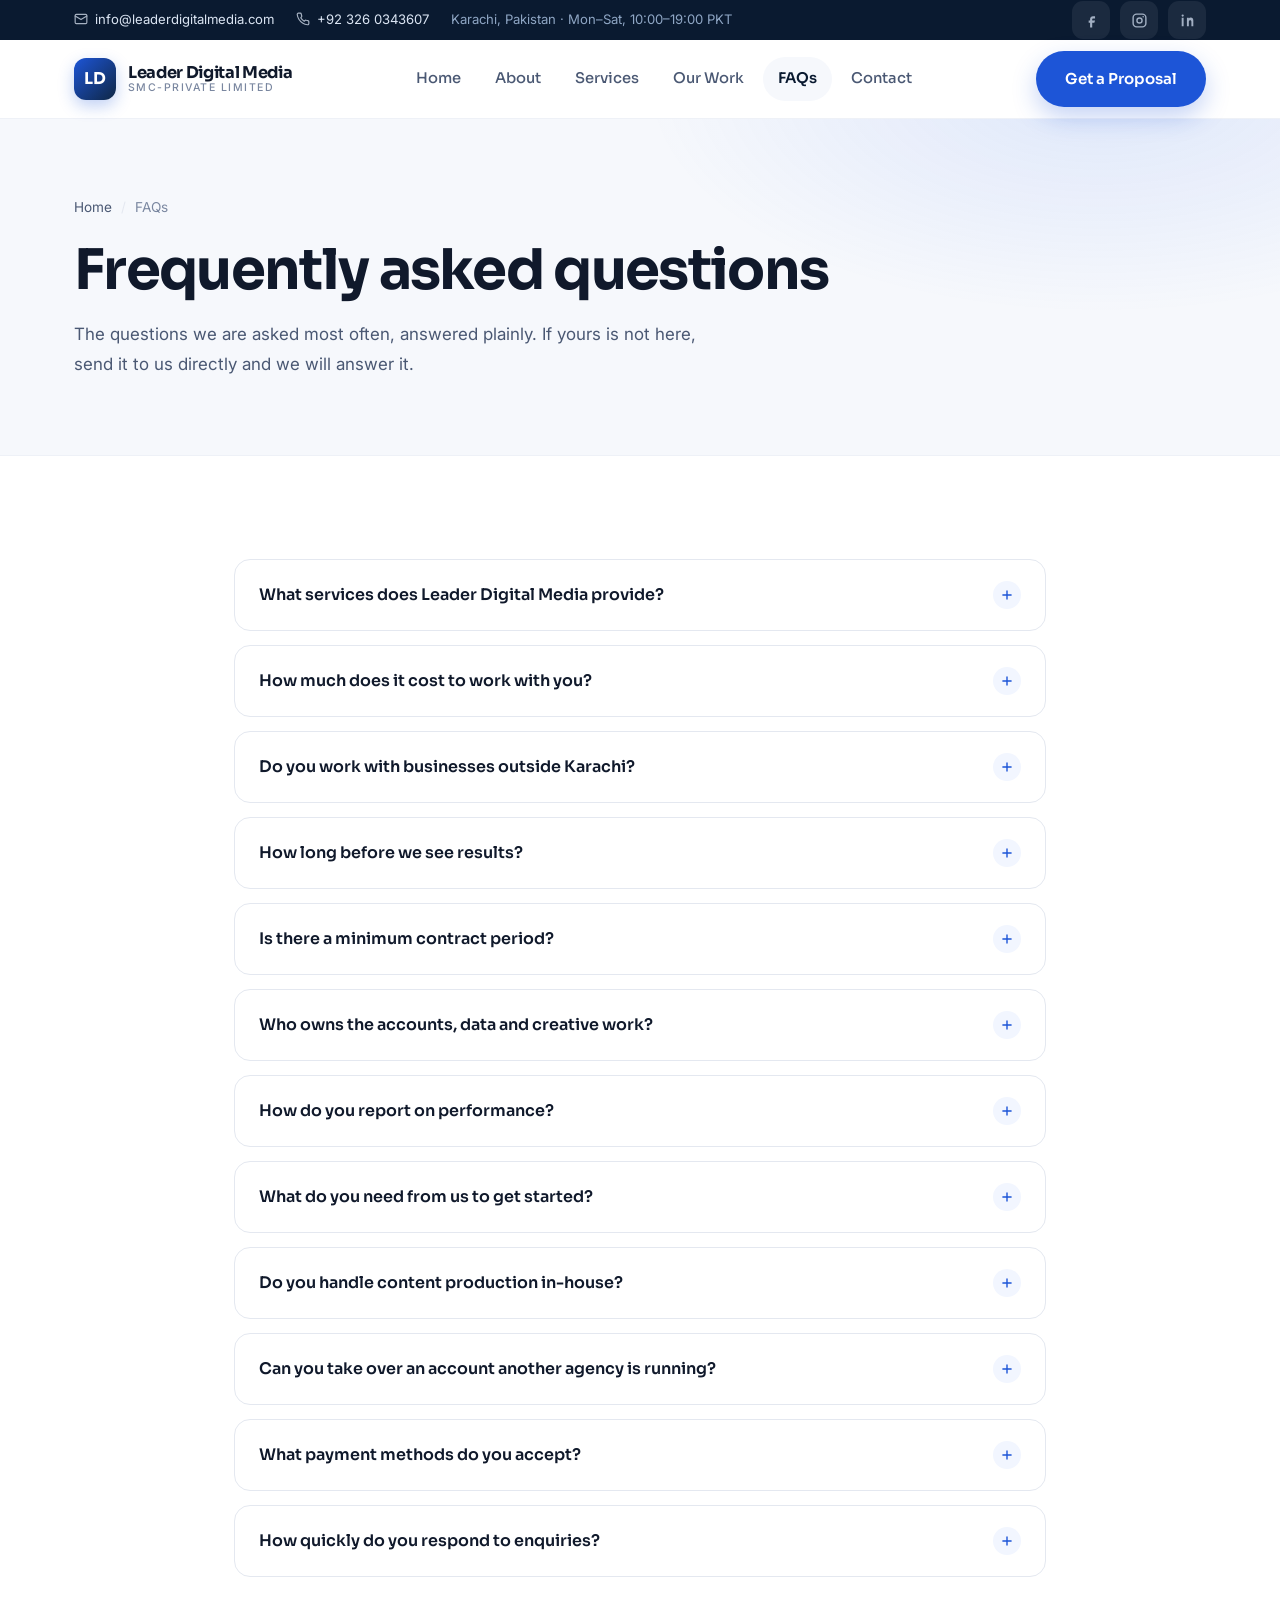
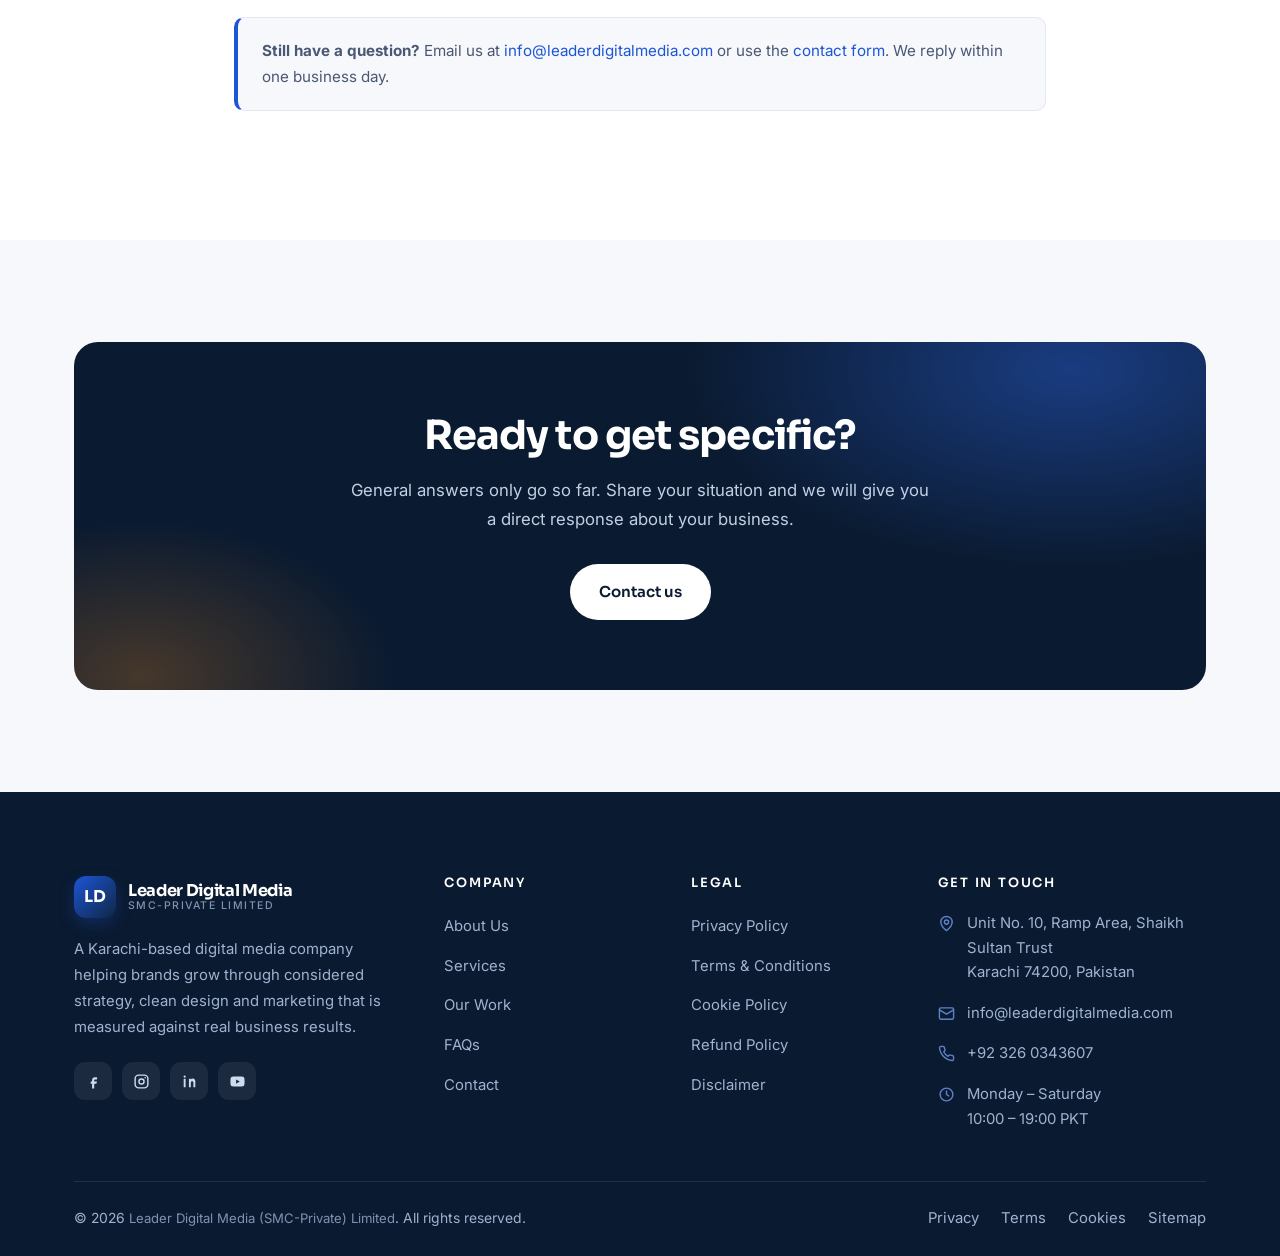
<file: faq.html>
<!DOCTYPE html>
<html lang="en">
<head>
<meta charset="utf-8">
<meta name="viewport" content="width=device-width, initial-scale=1">
<title>Frequently Asked Questions | Leader Digital Media</title>
<meta name="description" content="Answers to common questions about our services, pricing, timelines, contracts, reporting and how we work with clients at Leader Digital Media.">
<meta name="author" content="Leader Digital Media (SMC-Private) Limited">
<meta name="robots" content="index, follow">
<meta name="google-site-verification" content="y5hjlefByO8rSD1HvEyz4yO1it33WcrWJiezWzdtrhw">
<link rel="canonical" href="https://leaderdigitalmedia.vercel.app/faq.html">
<meta property="og:type" content="website">
<meta property="og:site_name" content="Leader Digital Media">
<meta property="og:title" content="Frequently Asked Questions | Leader Digital Media">
<meta property="og:description" content="Answers to common questions about our services, pricing, timelines, contracts, reporting and how we work with clients at Leader Digital Media.">
<meta property="og:url" content="https://leaderdigitalmedia.vercel.app/faq.html">
<meta property="og:locale" content="en_PK">
<meta name="twitter:card" content="summary_large_image">
<meta name="theme-color" content="#0a1a30">
<link rel="icon" href="data:image/svg+xml,%3Csvg xmlns='http://www.w3.org/2000/svg' viewBox='0 0 64 64'%3E%3Crect width='64' height='64' rx='14' fill='%231d55d7'/%3E%3Ctext x='32' y='43' font-family='Helvetica,Arial,sans-serif' font-size='30' font-weight='bold' fill='white' text-anchor='middle'%3ELD%3C/text%3E%3C/svg%3E">
<link rel="preconnect" href="https://fonts.googleapis.com">
<link rel="preconnect" href="https://fonts.gstatic.com" crossorigin>
<link href="https://fonts.googleapis.com/css2?family=Sora:wght@400;500;600;700&family=Inter:wght@400;500;600&display=swap" rel="stylesheet">
<link rel="stylesheet" href="assets/css/style.css">
</head>
<body>
<a class="skip-link" href="#main">Skip to main content</a>

<header class="site-header">
  <div class="topbar">
    <div class="wrap">
      <ul class="topbar-list">
        <li><a href="mailto:info@leaderdigitalmedia.com"><svg viewBox="0 0 24 24" fill="none" stroke="currentColor" stroke-width="2" stroke-linecap="round" stroke-linejoin="round"><rect x="2" y="4" width="20" height="16" rx="2"/><path d="m22 7-10 6L2 7"/></svg>info@leaderdigitalmedia.com</a></li>
        <li><a href="tel:+923260343607"><svg viewBox="0 0 24 24" fill="none" stroke="currentColor" stroke-width="2" stroke-linecap="round" stroke-linejoin="round"><path d="M22 16.9v3a2 2 0 0 1-2.2 2 19.8 19.8 0 0 1-8.6-3.1 19.5 19.5 0 0 1-6-6A19.8 19.8 0 0 1 2.1 4.2 2 2 0 0 1 4.1 2h3a2 2 0 0 1 2 1.7c.1 1 .4 1.9.7 2.8a2 2 0 0 1-.5 2.1L8.1 9.9a16 16 0 0 0 6 6l1.3-1.3a2 2 0 0 1 2.1-.4c.9.3 1.8.6 2.8.7a2 2 0 0 1 1.7 2z"/></svg>+92 326 0343607</a></li>
        <li class="topbar-tag">Karachi, Pakistan &middot; Mon&ndash;Sat, 10:00&ndash;19:00 PKT</li>
      </ul>
      <div class="social" aria-label="Social media">
        <a href="#" aria-label="Facebook"><svg viewBox="0 0 24 24" fill="currentColor"><path d="M14 9h3V6h-3c-2.2 0-4 1.8-4 4v2H8v3h2v7h3v-7h3l1-3h-4v-2c0-.6.4-1 1-1z"/></svg></a>
        <a href="#" aria-label="Instagram"><svg viewBox="0 0 24 24" fill="none" stroke="currentColor" stroke-width="2"><rect x="3" y="3" width="18" height="18" rx="5"/><circle cx="12" cy="12" r="3.6"/><circle cx="17.2" cy="6.8" r="1.1" fill="currentColor" stroke="none"/></svg></a>
        <a href="#" aria-label="LinkedIn"><svg viewBox="0 0 24 24" fill="currentColor"><path d="M6.5 8H3.8v12h2.7V8zM5.2 3.5a1.6 1.6 0 1 0 0 3.2 1.6 1.6 0 0 0 0-3.2zM20.2 20h-2.7v-6.1c0-1.5-.6-2.3-1.7-2.3-1.2 0-1.9.8-1.9 2.3V20h-2.7V8h2.6v1.2c.6-.9 1.6-1.5 2.9-1.5 2.2 0 3.5 1.4 3.5 4.1V20z"/></svg></a>
      </div>
    </div>
  </div>
  <div class="wrap">
    <nav class="nav" aria-label="Main navigation">
      <a class="brand" href="index.html">
        <span class="brand-mark" aria-hidden="true">LD</span>
        <span class="brand-text">
          <span class="brand-name">Leader Digital Media</span>
          <span class="brand-sub">SMC-Private Limited</span>
        </span>
      </a>
      <ul class="nav-menu" id="nav-menu">
      <li><a href="index.html">Home</a></li>
      <li><a href="about.html">About</a></li>
      <li><a href="services.html">Services</a></li>
      <li><a href="portfolio.html">Our Work</a></li>
      <li><a href="faq.html" class="active" aria-current="page">FAQs</a></li>
      <li><a href="contact.html">Contact</a></li>
        <li class="nav-cta"><a href="contact.html">Get a Proposal</a></li>
      </ul>
      <div class="nav-actions">
        <a class="btn btn-primary" href="contact.html">Get a Proposal</a>
        <button class="nav-toggle" type="button" aria-label="Toggle navigation menu" aria-expanded="false" aria-controls="nav-menu"><span></span></button>
      </div>
    </nav>
  </div>
</header>
<main id="main">
<section class="page-hero">
  <div class="wrap">
    <ul class="crumb"><li><a href="index.html">Home</a></li><li>FAQs</li></ul>
    <h1>Frequently asked questions</h1>
    <p>The questions we are asked most often, answered plainly. If yours is not here, send it to us directly and we will answer it.</p>
  </div>
</section>

<section class="section">
  <div class="wrap wrap-narrow">
    <div data-acc-group>
      <div class="acc reveal">
        <button class="acc-btn" type="button" id="faq-btn-1" aria-expanded="false" aria-controls="faq-panel-1">
          <span>What services does Leader Digital Media provide?</span>
          <span class="acc-ico" aria-hidden="true"><svg viewBox="0 0 24 24" fill="none" stroke="currentColor" stroke-width="2.4" stroke-linecap="round"><path d="M12 5v14"/><path d="M5 12h14"/></svg></span>
        </button>
        <div class="acc-panel" id="faq-panel-1" role="region" aria-labelledby="faq-btn-1">
          <div class="acc-panel-in"><p>We provide social media marketing, search engine optimisation, web design and development, paid media buying, branding and identity, content and video production, e-commerce solutions, and analytics consulting. Services can be engaged individually as a project or combined into a single monthly retainer.</p></div>
        </div>
      </div>
      <div class="acc reveal">
        <button class="acc-btn" type="button" id="faq-btn-2" aria-expanded="false" aria-controls="faq-panel-2">
          <span>How much does it cost to work with you?</span>
          <span class="acc-ico" aria-hidden="true"><svg viewBox="0 0 24 24" fill="none" stroke="currentColor" stroke-width="2.4" stroke-linecap="round"><path d="M12 5v14"/><path d="M5 12h14"/></svg></span>
        </button>
        <div class="acc-panel" id="faq-panel-2" role="region" aria-labelledby="faq-btn-2">
          <div class="acc-panel-in"><p>Fees depend entirely on scope, so we do not publish fixed package prices. After an initial conversation we send a written proposal setting out deliverables, timelines and a fixed monthly fee or project price. There are no percentage-of-ad-spend charges and no fees that appear later without being agreed first.</p></div>
        </div>
      </div>
      <div class="acc reveal">
        <button class="acc-btn" type="button" id="faq-btn-3" aria-expanded="false" aria-controls="faq-panel-3">
          <span>Do you work with businesses outside Karachi?</span>
          <span class="acc-ico" aria-hidden="true"><svg viewBox="0 0 24 24" fill="none" stroke="currentColor" stroke-width="2.4" stroke-linecap="round"><path d="M12 5v14"/><path d="M5 12h14"/></svg></span>
        </button>
        <div class="acc-panel" id="faq-panel-3" role="region" aria-labelledby="faq-btn-3">
          <div class="acc-panel-in"><p>Yes. Our office is in Karachi and we meet local clients in person, but a large share of our work is handled remotely for clients elsewhere in Pakistan and overseas. Reviews run over video call and all documentation is shared digitally.</p></div>
        </div>
      </div>
      <div class="acc reveal">
        <button class="acc-btn" type="button" id="faq-btn-4" aria-expanded="false" aria-controls="faq-panel-4">
          <span>How long before we see results?</span>
          <span class="acc-ico" aria-hidden="true"><svg viewBox="0 0 24 24" fill="none" stroke="currentColor" stroke-width="2.4" stroke-linecap="round"><path d="M12 5v14"/><path d="M5 12h14"/></svg></span>
        </button>
        <div class="acc-panel" id="faq-panel-4" role="region" aria-labelledby="faq-btn-4">
          <div class="acc-panel-in"><p>It depends on the channel. Paid advertising can produce measurable results within the first two to four weeks once tracking is in place. Search engine optimisation is slower, typically showing meaningful movement from month three onward and compounding after that. Brand and content work shows up gradually in the quality of enquiries rather than in an immediate spike. We will give you a realistic timeline in the proposal rather than an optimistic one.</p></div>
        </div>
      </div>
      <div class="acc reveal">
        <button class="acc-btn" type="button" id="faq-btn-5" aria-expanded="false" aria-controls="faq-panel-5">
          <span>Is there a minimum contract period?</span>
          <span class="acc-ico" aria-hidden="true"><svg viewBox="0 0 24 24" fill="none" stroke="currentColor" stroke-width="2.4" stroke-linecap="round"><path d="M12 5v14"/><path d="M5 12h14"/></svg></span>
        </button>
        <div class="acc-panel" id="faq-panel-5" role="region" aria-labelledby="faq-btn-5">
          <div class="acc-panel-in"><p>Retainers carry a minimum initial term of three months, because shorter periods do not give the work enough time to be judged fairly. After that initial term the arrangement continues month to month and can be ended with thirty days' written notice. Project work has no ongoing commitment at all.</p></div>
        </div>
      </div>
      <div class="acc reveal">
        <button class="acc-btn" type="button" id="faq-btn-6" aria-expanded="false" aria-controls="faq-panel-6">
          <span>Who owns the accounts, data and creative work?</span>
          <span class="acc-ico" aria-hidden="true"><svg viewBox="0 0 24 24" fill="none" stroke="currentColor" stroke-width="2.4" stroke-linecap="round"><path d="M12 5v14"/><path d="M5 12h14"/></svg></span>
        </button>
        <div class="acc-panel" id="faq-panel-6" role="region" aria-labelledby="faq-btn-6">
          <div class="acc-panel-in"><p>You do. Ad accounts, analytics properties, domains, hosting and social profiles are registered in your company's name, with us added as a user. Final creative deliverables transfer to you on full payment. If we stop working together, you keep everything and we remove our access.</p></div>
        </div>
      </div>
      <div class="acc reveal">
        <button class="acc-btn" type="button" id="faq-btn-7" aria-expanded="false" aria-controls="faq-panel-7">
          <span>How do you report on performance?</span>
          <span class="acc-ico" aria-hidden="true"><svg viewBox="0 0 24 24" fill="none" stroke="currentColor" stroke-width="2.4" stroke-linecap="round"><path d="M12 5v14"/><path d="M5 12h14"/></svg></span>
        </button>
        <div class="acc-panel" id="faq-panel-7" role="region" aria-labelledby="faq-btn-7">
          <div class="acc-panel-in"><p>You receive a written monthly report covering what was delivered, what it cost, the results against the targets agreed at the start, and the plan for the following month. Most clients also get a live dashboard they can open at any time. We hold a review call each month to go through it properly.</p></div>
        </div>
      </div>
      <div class="acc reveal">
        <button class="acc-btn" type="button" id="faq-btn-8" aria-expanded="false" aria-controls="faq-panel-8">
          <span>What do you need from us to get started?</span>
          <span class="acc-ico" aria-hidden="true"><svg viewBox="0 0 24 24" fill="none" stroke="currentColor" stroke-width="2.4" stroke-linecap="round"><path d="M12 5v14"/><path d="M5 12h14"/></svg></span>
        </button>
        <div class="acc-panel" id="faq-panel-8" role="region" aria-labelledby="faq-btn-8">
          <div class="acc-panel-in"><p>Access to your existing accounts, your brand assets if you have them, a clear statement of your commercial objectives, and one person on your side empowered to approve work. The less approval sits in a committee, the faster everything moves.</p></div>
        </div>
      </div>
      <div class="acc reveal">
        <button class="acc-btn" type="button" id="faq-btn-9" aria-expanded="false" aria-controls="faq-panel-9">
          <span>Do you handle content production in-house?</span>
          <span class="acc-ico" aria-hidden="true"><svg viewBox="0 0 24 24" fill="none" stroke="currentColor" stroke-width="2.4" stroke-linecap="round"><path d="M12 5v14"/><path d="M5 12h14"/></svg></span>
        </button>
        <div class="acc-panel" id="faq-panel-9" role="region" aria-labelledby="faq-btn-9">
          <div class="acc-panel-in"><p>Yes. Photography, video, motion graphics, design and copywriting are produced by our own team. This keeps campaigns on schedule and keeps quality consistent, rather than depending on a chain of freelancers.</p></div>
        </div>
      </div>
      <div class="acc reveal">
        <button class="acc-btn" type="button" id="faq-btn-10" aria-expanded="false" aria-controls="faq-panel-10">
          <span>Can you take over an account another agency is running?</span>
          <span class="acc-ico" aria-hidden="true"><svg viewBox="0 0 24 24" fill="none" stroke="currentColor" stroke-width="2.4" stroke-linecap="round"><path d="M12 5v14"/><path d="M5 12h14"/></svg></span>
        </button>
        <div class="acc-panel" id="faq-panel-10" role="region" aria-labelledby="faq-btn-10">
          <div class="acc-panel-in"><p>Regularly. We start with an audit of what exists, document what is working, and plan a transition that does not interrupt live campaigns. We will give you a frank assessment of the current setup, including the parts that are fine and should be left alone.</p></div>
        </div>
      </div>
      <div class="acc reveal">
        <button class="acc-btn" type="button" id="faq-btn-11" aria-expanded="false" aria-controls="faq-panel-11">
          <span>What payment methods do you accept?</span>
          <span class="acc-ico" aria-hidden="true"><svg viewBox="0 0 24 24" fill="none" stroke="currentColor" stroke-width="2.4" stroke-linecap="round"><path d="M12 5v14"/><path d="M5 12h14"/></svg></span>
        </button>
        <div class="acc-panel" id="faq-panel-11" role="region" aria-labelledby="faq-btn-11">
          <div class="acc-panel-in"><p>We invoice in Pakistani Rupees and accept bank transfer to our company account. International clients can be invoiced in other currencies by prior arrangement. Retainers are invoiced in advance for each month; project work is billed against agreed milestones.</p></div>
        </div>
      </div>
      <div class="acc reveal">
        <button class="acc-btn" type="button" id="faq-btn-12" aria-expanded="false" aria-controls="faq-panel-12">
          <span>How quickly do you respond to enquiries?</span>
          <span class="acc-ico" aria-hidden="true"><svg viewBox="0 0 24 24" fill="none" stroke="currentColor" stroke-width="2.4" stroke-linecap="round"><path d="M12 5v14"/><path d="M5 12h14"/></svg></span>
        </button>
        <div class="acc-panel" id="faq-panel-12" role="region" aria-labelledby="faq-btn-12">
          <div class="acc-panel-in"><p>We reply to new enquiries within one business day. Existing clients reach their account lead directly by phone, email or WhatsApp during business hours, which are Monday to Saturday, 10:00 to 19:00 Pakistan Standard Time.</p></div>
        </div>
      </div>
    </div>

    <div class="legal-note" style="margin-top:40px">
      <strong>Still have a question?</strong> Email us at <a href="mailto:info@leaderdigitalmedia.com">info@leaderdigitalmedia.com</a> or use the <a href="contact.html">contact form</a>. We reply within one business day.
    </div>
  </div>
</section>

<section class="section bg-alt">
  <div class="wrap">
    <div class="cta reveal">
      <h2>Ready to get specific?</h2>
      <p>General answers only go so far. Share your situation and we will give you a direct response about your business.</p>
      <div class="btn-row center"><a class="btn btn-light" href="contact.html">Contact us</a></div>
    </div>
  </div>
</section>

<script type="application/ld+json">
{"@context":"https://schema.org","@type":"FAQPage","mainEntity":[{"@type":"Question","name":"What services does Leader Digital Media provide?","acceptedAnswer":{"@type":"Answer","text":"We provide social media marketing, search engine optimisation, web design and development, paid media buying, branding and identity, content and video production, e-commerce solutions, and analytics consulting. Services can be engaged individually as a project or combined into a single monthly retainer."}},{"@type":"Question","name":"How much does it cost to work with you?","acceptedAnswer":{"@type":"Answer","text":"Fees depend entirely on scope, so we do not publish fixed package prices. After an initial conversation we send a written proposal setting out deliverables, timelines and a fixed monthly fee or project price. There are no percentage-of-ad-spend charges and no fees that appear later without being agreed first."}},{"@type":"Question","name":"Do you work with businesses outside Karachi?","acceptedAnswer":{"@type":"Answer","text":"Yes. Our office is in Karachi and we meet local clients in person, but a large share of our work is handled remotely for clients elsewhere in Pakistan and overseas. Reviews run over video call and all documentation is shared digitally."}},{"@type":"Question","name":"How long before we see results?","acceptedAnswer":{"@type":"Answer","text":"It depends on the channel. Paid advertising can produce measurable results within the first two to four weeks once tracking is in place. Search engine optimisation is slower, typically showing meaningful movement from month three onward and compounding after that. Brand and content work shows up gradually in the quality of enquiries rather than in an immediate spike. We will give you a realistic timeline in the proposal rather than an optimistic one."}},{"@type":"Question","name":"Is there a minimum contract period?","acceptedAnswer":{"@type":"Answer","text":"Retainers carry a minimum initial term of three months, because shorter periods do not give the work enough time to be judged fairly. After that initial term the arrangement continues month to month and can be ended with thirty days' written notice. Project work has no ongoing commitment at all."}},{"@type":"Question","name":"Who owns the accounts, data and creative work?","acceptedAnswer":{"@type":"Answer","text":"You do. Ad accounts, analytics properties, domains, hosting and social profiles are registered in your company's name, with us added as a user. Final creative deliverables transfer to you on full payment. If we stop working together, you keep everything and we remove our access."}},{"@type":"Question","name":"How do you report on performance?","acceptedAnswer":{"@type":"Answer","text":"You receive a written monthly report covering what was delivered, what it cost, the results against the targets agreed at the start, and the plan for the following month. Most clients also get a live dashboard they can open at any time. We hold a review call each month to go through it properly."}},{"@type":"Question","name":"What do you need from us to get started?","acceptedAnswer":{"@type":"Answer","text":"Access to your existing accounts, your brand assets if you have them, a clear statement of your commercial objectives, and one person on your side empowered to approve work. The less approval sits in a committee, the faster everything moves."}},{"@type":"Question","name":"Do you handle content production in-house?","acceptedAnswer":{"@type":"Answer","text":"Yes. Photography, video, motion graphics, design and copywriting are produced by our own team. This keeps campaigns on schedule and keeps quality consistent, rather than depending on a chain of freelancers."}},{"@type":"Question","name":"Can you take over an account another agency is running?","acceptedAnswer":{"@type":"Answer","text":"Regularly. We start with an audit of what exists, document what is working, and plan a transition that does not interrupt live campaigns. We will give you a frank assessment of the current setup, including the parts that are fine and should be left alone."}},{"@type":"Question","name":"What payment methods do you accept?","acceptedAnswer":{"@type":"Answer","text":"We invoice in Pakistani Rupees and accept bank transfer to our company account. International clients can be invoiced in other currencies by prior arrangement. Retainers are invoiced in advance for each month; project work is billed against agreed milestones."}},{"@type":"Question","name":"How quickly do you respond to enquiries?","acceptedAnswer":{"@type":"Answer","text":"We reply to new enquiries within one business day. Existing clients reach their account lead directly by phone, email or WhatsApp during business hours, which are Monday to Saturday, 10:00 to 19:00 Pakistan Standard Time."}}]}
</script>
</main>
<footer class="site-footer">
  <div class="wrap">
    <div class="footer-grid">
      <div class="footer-about">
        <div class="brand footer-brand">
          <span class="brand-mark" aria-hidden="true">LD</span>
          <span class="brand-text">
            <span class="brand-name">Leader Digital Media</span>
            <span class="brand-sub">SMC-Private Limited</span>
          </span>
        </div>
        <p>A Karachi-based digital media company helping brands grow through considered strategy, clean design and marketing that is measured against real business results.</p>
        <div class="social" aria-label="Social media">
          <a href="#" aria-label="Facebook"><svg viewBox="0 0 24 24" fill="currentColor"><path d="M14 9h3V6h-3c-2.2 0-4 1.8-4 4v2H8v3h2v7h3v-7h3l1-3h-4v-2c0-.6.4-1 1-1z"/></svg></a>
        <a href="#" aria-label="Instagram"><svg viewBox="0 0 24 24" fill="none" stroke="currentColor" stroke-width="2"><rect x="3" y="3" width="18" height="18" rx="5"/><circle cx="12" cy="12" r="3.6"/><circle cx="17.2" cy="6.8" r="1.1" fill="currentColor" stroke="none"/></svg></a>
        <a href="#" aria-label="LinkedIn"><svg viewBox="0 0 24 24" fill="currentColor"><path d="M6.5 8H3.8v12h2.7V8zM5.2 3.5a1.6 1.6 0 1 0 0 3.2 1.6 1.6 0 0 0 0-3.2zM20.2 20h-2.7v-6.1c0-1.5-.6-2.3-1.7-2.3-1.2 0-1.9.8-1.9 2.3V20h-2.7V8h2.6v1.2c.6-.9 1.6-1.5 2.9-1.5 2.2 0 3.5 1.4 3.5 4.1V20z"/></svg></a>
        <a href="#" aria-label="YouTube"><svg viewBox="0 0 24 24" fill="currentColor"><path d="M21.6 7.2a2.5 2.5 0 0 0-1.7-1.8C18.3 5 12 5 12 5s-6.3 0-7.9.4A2.5 2.5 0 0 0 2.4 7.2 26 26 0 0 0 2 12a26 26 0 0 0 .4 4.8 2.5 2.5 0 0 0 1.7 1.8C5.7 19 12 19 12 19s6.3 0 7.9-.4a2.5 2.5 0 0 0 1.7-1.8A26 26 0 0 0 22 12a26 26 0 0 0-.4-4.8zM10 15V9l5.2 3L10 15z"/></svg></a>
        </div>
      </div>

      <div>
        <h4>Company</h4>
        <ul class="footer-links">
          <li><a href="about.html">About Us</a></li>
          <li><a href="services.html">Services</a></li>
          <li><a href="portfolio.html">Our Work</a></li>
          <li><a href="faq.html">FAQs</a></li>
          <li><a href="contact.html">Contact</a></li>
        </ul>
      </div>

      <div>
        <h4>Legal</h4>
        <ul class="footer-links">
          <li><a href="privacy-policy.html">Privacy Policy</a></li>
          <li><a href="terms-and-conditions.html">Terms &amp; Conditions</a></li>
          <li><a href="cookie-policy.html">Cookie Policy</a></li>
          <li><a href="refund-policy.html">Refund Policy</a></li>
          <li><a href="disclaimer.html">Disclaimer</a></li>
        </ul>
      </div>

      <div>
        <h4>Get in Touch</h4>
        <ul class="footer-contact">
          <li>
            <svg viewBox="0 0 24 24" fill="none" stroke="currentColor" stroke-width="2" stroke-linecap="round" stroke-linejoin="round"><path d="M20 10c0 6-8 12-8 12s-8-6-8-12a8 8 0 0 1 16 0z"/><circle cx="12" cy="10" r="3"/></svg>
            <address>Unit No. 10, Ramp Area, Shaikh Sultan Trust<br>Karachi 74200, Pakistan</address>
          </li>
          <li>
            <svg viewBox="0 0 24 24" fill="none" stroke="currentColor" stroke-width="2" stroke-linecap="round" stroke-linejoin="round"><rect x="2" y="4" width="20" height="16" rx="2"/><path d="m22 7-10 6L2 7"/></svg>
            <a href="mailto:info@leaderdigitalmedia.com">info@leaderdigitalmedia.com</a>
          </li>
          <li>
            <svg viewBox="0 0 24 24" fill="none" stroke="currentColor" stroke-width="2" stroke-linecap="round" stroke-linejoin="round"><path d="M22 16.9v3a2 2 0 0 1-2.2 2 19.8 19.8 0 0 1-8.6-3.1 19.5 19.5 0 0 1-6-6A19.8 19.8 0 0 1 2.1 4.2 2 2 0 0 1 4.1 2h3a2 2 0 0 1 2 1.7c.1 1 .4 1.9.7 2.8a2 2 0 0 1-.5 2.1L8.1 9.9a16 16 0 0 0 6 6l1.3-1.3a2 2 0 0 1 2.1-.4c.9.3 1.8.6 2.8.7a2 2 0 0 1 1.7 2z"/></svg>
            <a href="tel:+923260343607">+92 326 0343607</a>
          </li>
          <li>
            <svg viewBox="0 0 24 24" fill="none" stroke="currentColor" stroke-width="2" stroke-linecap="round" stroke-linejoin="round"><circle cx="12" cy="12" r="9"/><path d="M12 7v5l3 2"/></svg>
            <span>Monday &ndash; Saturday<br>10:00 &ndash; 19:00 PKT</span>
          </li>
        </ul>
      </div>
    </div>

    <div class="footer-bottom">
      <span>&copy; <span data-year>2026</span> <span class="footer-legal-name">Leader Digital Media (SMC-Private) Limited</span>. All rights reserved.</span>
      <ul>
        <li><a href="privacy-policy.html">Privacy</a></li>
        <li><a href="terms-and-conditions.html">Terms</a></li>
        <li><a href="cookie-policy.html">Cookies</a></li>
        <li><a href="sitemap.xml">Sitemap</a></li>
      </ul>
    </div>
  </div>
</footer>

<button class="to-top" type="button" aria-label="Back to top">
  <svg viewBox="0 0 24 24" fill="none" stroke="currentColor" stroke-width="2.2" stroke-linecap="round" stroke-linejoin="round"><path d="M12 19V5"/><path d="m5 12 7-7 7 7"/></svg>
</button>

<script src="assets/js/main.js"></script>
</body>
</html>
</file>
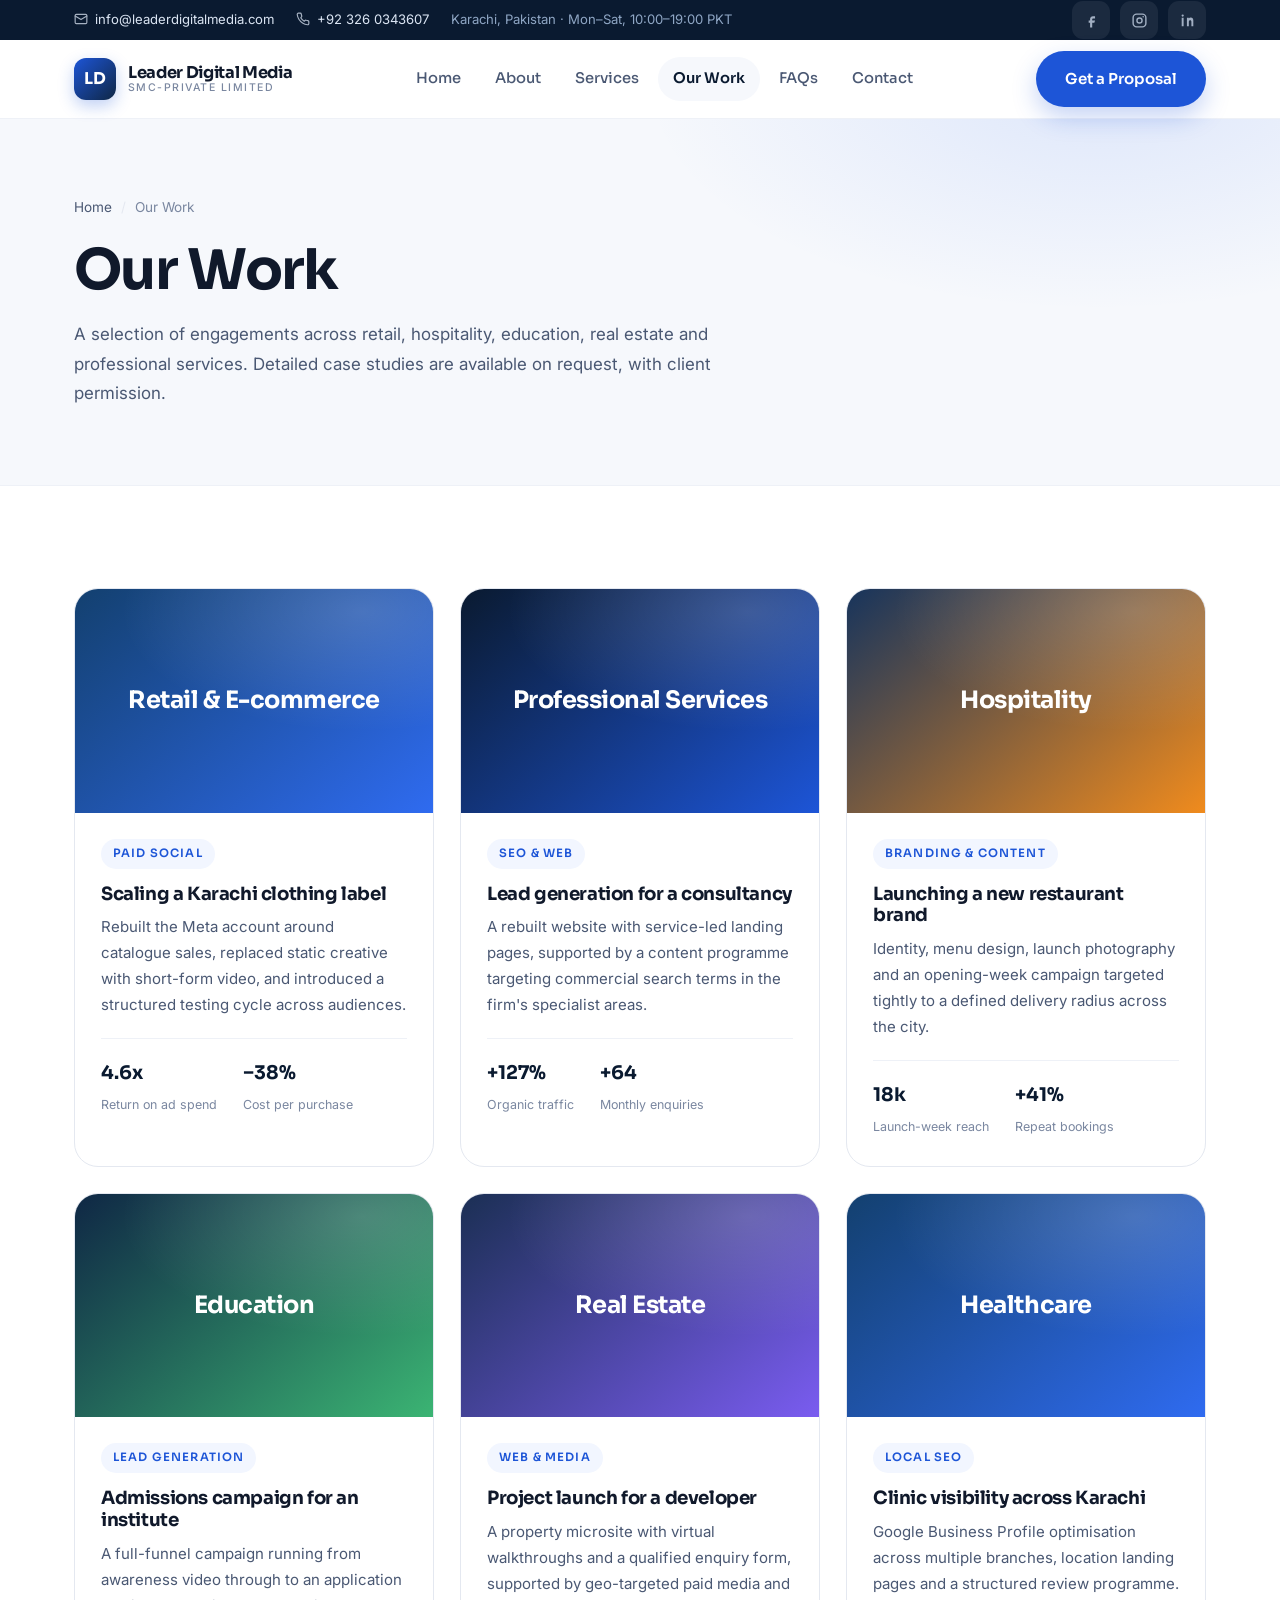
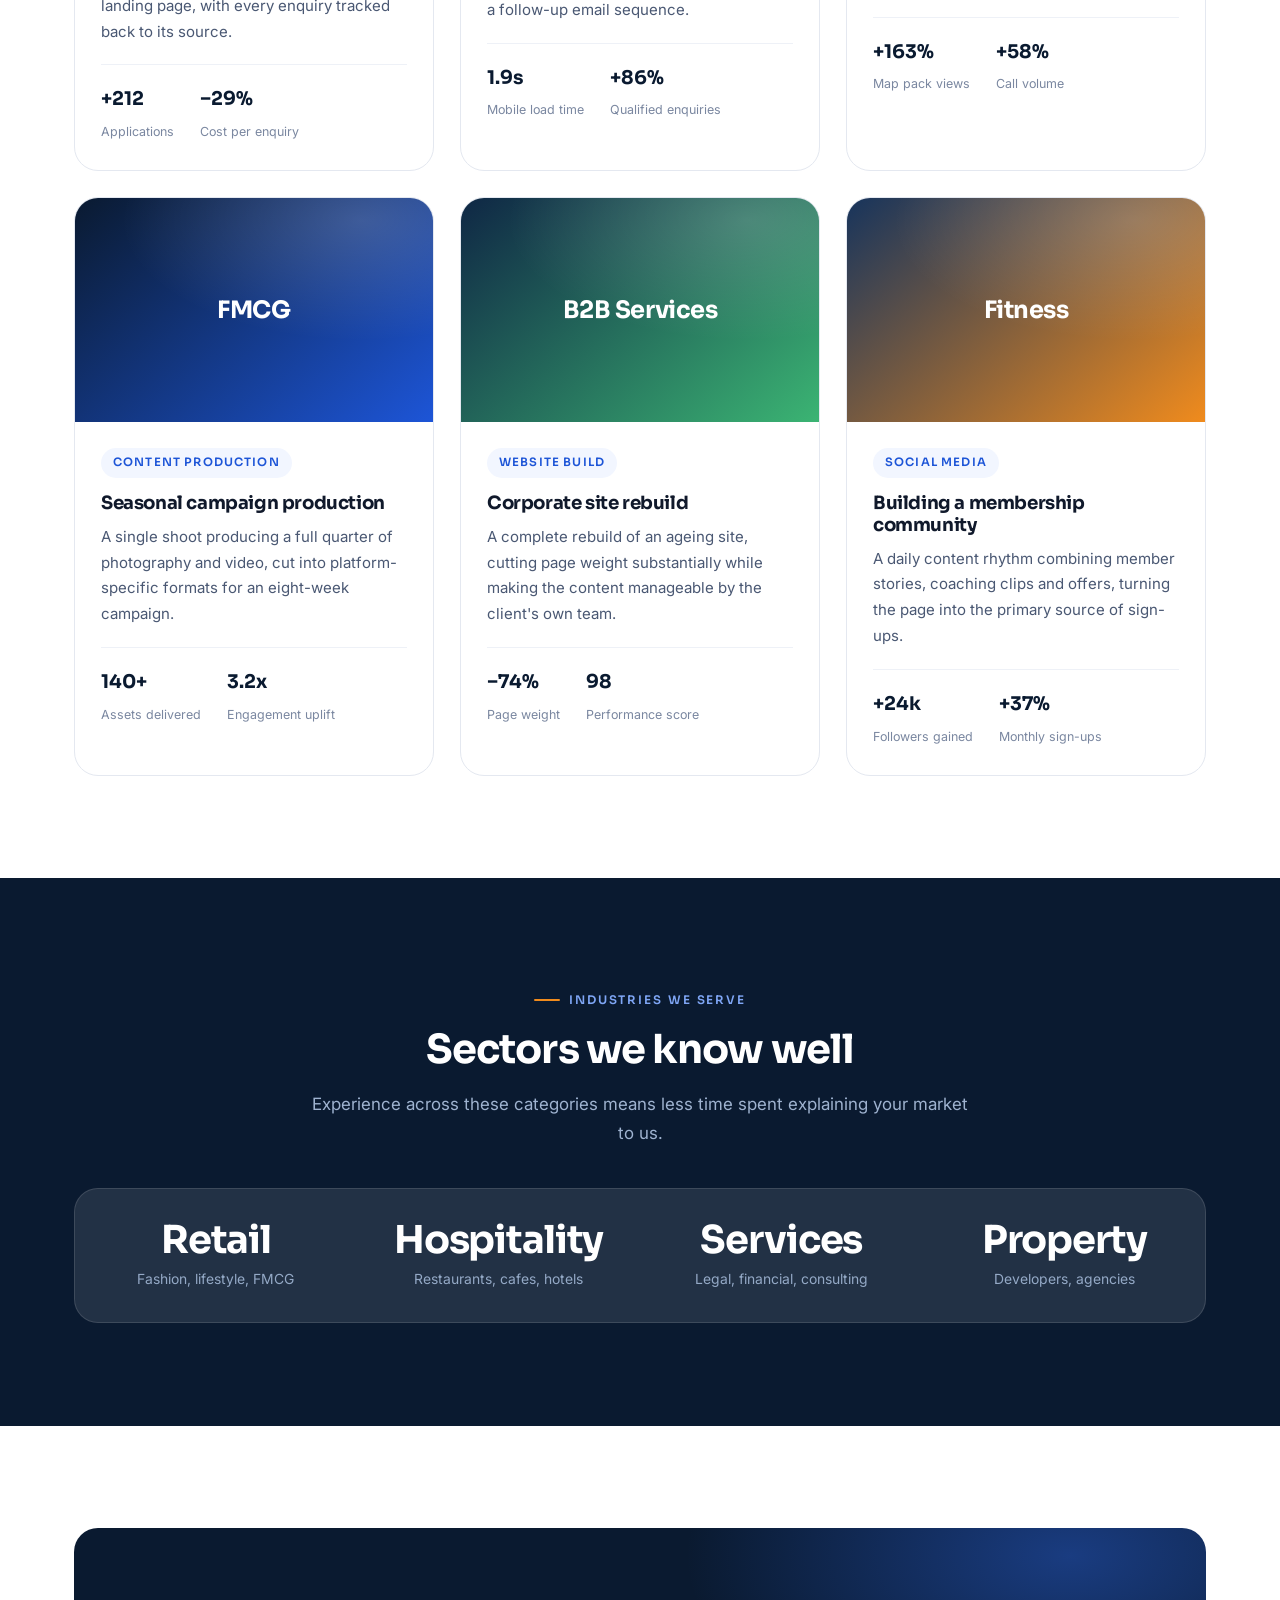
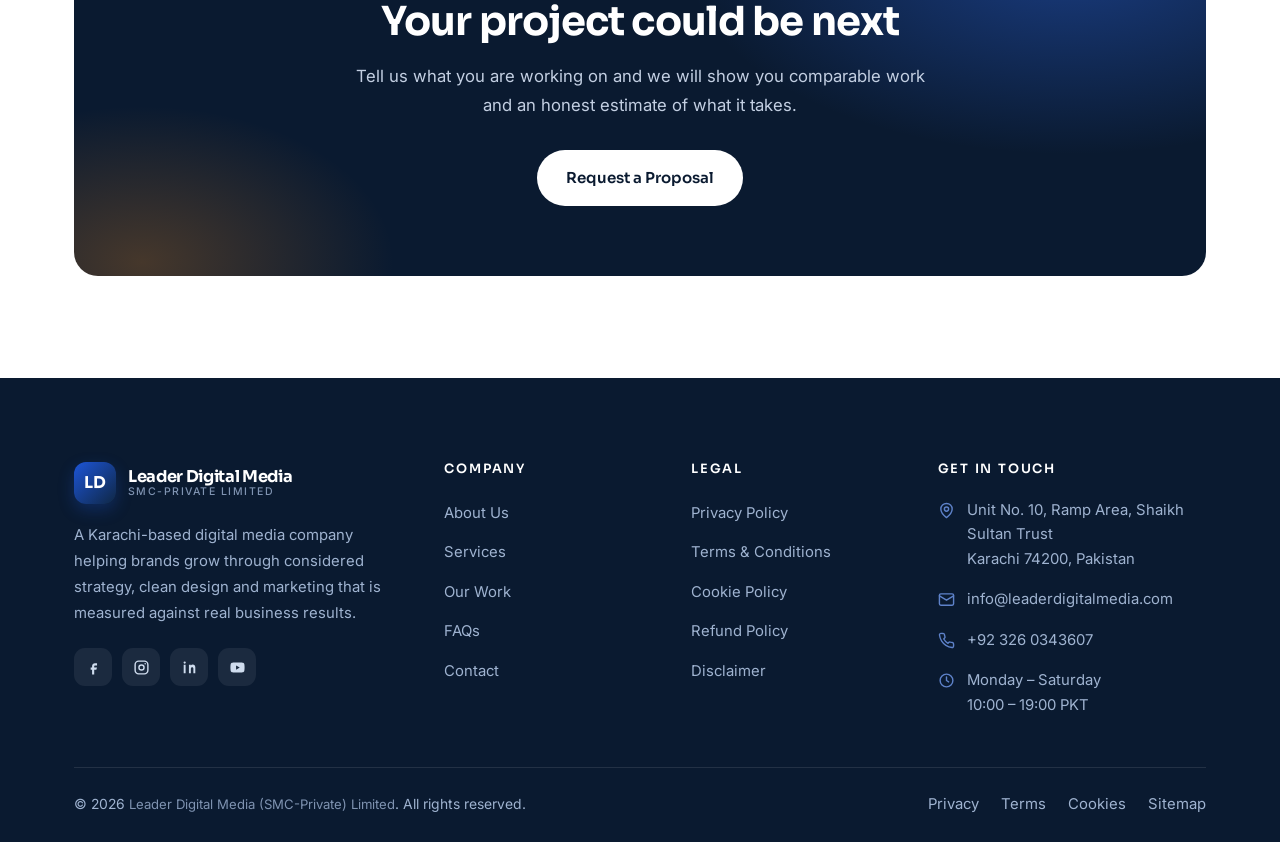
<file: portfolio.html>
<!DOCTYPE html>
<html lang="en">
<head>
<meta charset="utf-8">
<meta name="viewport" content="width=device-width, initial-scale=1">
<title>Our Work | Case Studies & Projects | Leader Digital Media</title>
<meta name="description" content="A selection of projects delivered by Leader Digital Media for brands across retail, hospitality, education, real estate and professional services.">
<meta name="author" content="Leader Digital Media (SMC-Private) Limited">
<meta name="robots" content="index, follow">
<meta name="google-site-verification" content="y5hjlefByO8rSD1HvEyz4yO1it33WcrWJiezWzdtrhw">
<link rel="canonical" href="https://leaderdigitalmedia.vercel.app/portfolio.html">
<meta property="og:type" content="website">
<meta property="og:site_name" content="Leader Digital Media">
<meta property="og:title" content="Our Work | Case Studies & Projects | Leader Digital Media">
<meta property="og:description" content="A selection of projects delivered by Leader Digital Media for brands across retail, hospitality, education, real estate and professional services.">
<meta property="og:url" content="https://leaderdigitalmedia.vercel.app/portfolio.html">
<meta property="og:locale" content="en_PK">
<meta name="twitter:card" content="summary_large_image">
<meta name="theme-color" content="#0a1a30">
<link rel="icon" href="data:image/svg+xml,%3Csvg xmlns='http://www.w3.org/2000/svg' viewBox='0 0 64 64'%3E%3Crect width='64' height='64' rx='14' fill='%231d55d7'/%3E%3Ctext x='32' y='43' font-family='Helvetica,Arial,sans-serif' font-size='30' font-weight='bold' fill='white' text-anchor='middle'%3ELD%3C/text%3E%3C/svg%3E">
<link rel="preconnect" href="https://fonts.googleapis.com">
<link rel="preconnect" href="https://fonts.gstatic.com" crossorigin>
<link href="https://fonts.googleapis.com/css2?family=Sora:wght@400;500;600;700&family=Inter:wght@400;500;600&display=swap" rel="stylesheet">
<link rel="stylesheet" href="assets/css/style.css">
</head>
<body>
<a class="skip-link" href="#main">Skip to main content</a>

<header class="site-header">
  <div class="topbar">
    <div class="wrap">
      <ul class="topbar-list">
        <li><a href="mailto:info@leaderdigitalmedia.com"><svg viewBox="0 0 24 24" fill="none" stroke="currentColor" stroke-width="2" stroke-linecap="round" stroke-linejoin="round"><rect x="2" y="4" width="20" height="16" rx="2"/><path d="m22 7-10 6L2 7"/></svg>info@leaderdigitalmedia.com</a></li>
        <li><a href="tel:+923260343607"><svg viewBox="0 0 24 24" fill="none" stroke="currentColor" stroke-width="2" stroke-linecap="round" stroke-linejoin="round"><path d="M22 16.9v3a2 2 0 0 1-2.2 2 19.8 19.8 0 0 1-8.6-3.1 19.5 19.5 0 0 1-6-6A19.8 19.8 0 0 1 2.1 4.2 2 2 0 0 1 4.1 2h3a2 2 0 0 1 2 1.7c.1 1 .4 1.9.7 2.8a2 2 0 0 1-.5 2.1L8.1 9.9a16 16 0 0 0 6 6l1.3-1.3a2 2 0 0 1 2.1-.4c.9.3 1.8.6 2.8.7a2 2 0 0 1 1.7 2z"/></svg>+92 326 0343607</a></li>
        <li class="topbar-tag">Karachi, Pakistan &middot; Mon&ndash;Sat, 10:00&ndash;19:00 PKT</li>
      </ul>
      <div class="social" aria-label="Social media">
        <a href="#" aria-label="Facebook"><svg viewBox="0 0 24 24" fill="currentColor"><path d="M14 9h3V6h-3c-2.2 0-4 1.8-4 4v2H8v3h2v7h3v-7h3l1-3h-4v-2c0-.6.4-1 1-1z"/></svg></a>
        <a href="#" aria-label="Instagram"><svg viewBox="0 0 24 24" fill="none" stroke="currentColor" stroke-width="2"><rect x="3" y="3" width="18" height="18" rx="5"/><circle cx="12" cy="12" r="3.6"/><circle cx="17.2" cy="6.8" r="1.1" fill="currentColor" stroke="none"/></svg></a>
        <a href="#" aria-label="LinkedIn"><svg viewBox="0 0 24 24" fill="currentColor"><path d="M6.5 8H3.8v12h2.7V8zM5.2 3.5a1.6 1.6 0 1 0 0 3.2 1.6 1.6 0 0 0 0-3.2zM20.2 20h-2.7v-6.1c0-1.5-.6-2.3-1.7-2.3-1.2 0-1.9.8-1.9 2.3V20h-2.7V8h2.6v1.2c.6-.9 1.6-1.5 2.9-1.5 2.2 0 3.5 1.4 3.5 4.1V20z"/></svg></a>
      </div>
    </div>
  </div>
  <div class="wrap">
    <nav class="nav" aria-label="Main navigation">
      <a class="brand" href="index.html">
        <span class="brand-mark" aria-hidden="true">LD</span>
        <span class="brand-text">
          <span class="brand-name">Leader Digital Media</span>
          <span class="brand-sub">SMC-Private Limited</span>
        </span>
      </a>
      <ul class="nav-menu" id="nav-menu">
      <li><a href="index.html">Home</a></li>
      <li><a href="about.html">About</a></li>
      <li><a href="services.html">Services</a></li>
      <li><a href="portfolio.html" class="active" aria-current="page">Our Work</a></li>
      <li><a href="faq.html">FAQs</a></li>
      <li><a href="contact.html">Contact</a></li>
        <li class="nav-cta"><a href="contact.html">Get a Proposal</a></li>
      </ul>
      <div class="nav-actions">
        <a class="btn btn-primary" href="contact.html">Get a Proposal</a>
        <button class="nav-toggle" type="button" aria-label="Toggle navigation menu" aria-expanded="false" aria-controls="nav-menu"><span></span></button>
      </div>
    </nav>
  </div>
</header>
<main id="main">
<section class="page-hero">
  <div class="wrap">
    <ul class="crumb"><li><a href="index.html">Home</a></li><li>Our Work</li></ul>
    <h1>Our Work</h1>
    <p>A selection of engagements across retail, hospitality, education, real estate and professional services. Detailed case studies are available on request, with client permission.</p>
  </div>
</section>

<section class="section">
  <div class="wrap">
    <!-- Sample portfolio entries: replace the project names, descriptions and figures with your own delivered work. -->
    <div class="work-grid">

      <article class="work reveal">
        <div class="work-thumb alt-1"><span>Retail &amp; E-commerce</span></div>
        <div class="work-body">
          <span class="work-tag">Paid Social</span>
          <h3>Scaling a Karachi clothing label</h3>
          <p>Rebuilt the Meta account around catalogue sales, replaced static creative with short-form video, and introduced a structured testing cycle across audiences.</p>
          <div class="work-meta">
            <div><b>4.6x</b><span>Return on ad spend</span></div>
            <div><b>&minus;38%</b><span>Cost per purchase</span></div>
          </div>
        </div>
      </article>

      <article class="work reveal">
        <div class="work-thumb alt-2"><span>Professional Services</span></div>
        <div class="work-body">
          <span class="work-tag">SEO &amp; Web</span>
          <h3>Lead generation for a consultancy</h3>
          <p>A rebuilt website with service-led landing pages, supported by a content programme targeting commercial search terms in the firm's specialist areas.</p>
          <div class="work-meta">
            <div><b>+127%</b><span>Organic traffic</span></div>
            <div><b>+64</b><span>Monthly enquiries</span></div>
          </div>
        </div>
      </article>

      <article class="work reveal">
        <div class="work-thumb alt-3"><span>Hospitality</span></div>
        <div class="work-body">
          <span class="work-tag">Branding &amp; Content</span>
          <h3>Launching a new restaurant brand</h3>
          <p>Identity, menu design, launch photography and an opening-week campaign targeted tightly to a defined delivery radius across the city.</p>
          <div class="work-meta">
            <div><b>18k</b><span>Launch-week reach</span></div>
            <div><b>+41%</b><span>Repeat bookings</span></div>
          </div>
        </div>
      </article>

      <article class="work reveal">
        <div class="work-thumb alt-4"><span>Education</span></div>
        <div class="work-body">
          <span class="work-tag">Lead Generation</span>
          <h3>Admissions campaign for an institute</h3>
          <p>A full-funnel campaign running from awareness video through to an application landing page, with every enquiry tracked back to its source.</p>
          <div class="work-meta">
            <div><b>+212</b><span>Applications</span></div>
            <div><b>&minus;29%</b><span>Cost per enquiry</span></div>
          </div>
        </div>
      </article>

      <article class="work reveal">
        <div class="work-thumb alt-5"><span>Real Estate</span></div>
        <div class="work-body">
          <span class="work-tag">Web &amp; Media</span>
          <h3>Project launch for a developer</h3>
          <p>A property microsite with virtual walkthroughs and a qualified enquiry form, supported by geo-targeted paid media and a follow-up email sequence.</p>
          <div class="work-meta">
            <div><b>1.9s</b><span>Mobile load time</span></div>
            <div><b>+86%</b><span>Qualified enquiries</span></div>
          </div>
        </div>
      </article>

      <article class="work reveal">
        <div class="work-thumb alt-1"><span>Healthcare</span></div>
        <div class="work-body">
          <span class="work-tag">Local SEO</span>
          <h3>Clinic visibility across Karachi</h3>
          <p>Google Business Profile optimisation across multiple branches, location landing pages and a structured review programme.</p>
          <div class="work-meta">
            <div><b>+163%</b><span>Map pack views</span></div>
            <div><b>+58%</b><span>Call volume</span></div>
          </div>
        </div>
      </article>

      <article class="work reveal">
        <div class="work-thumb alt-2"><span>FMCG</span></div>
        <div class="work-body">
          <span class="work-tag">Content Production</span>
          <h3>Seasonal campaign production</h3>
          <p>A single shoot producing a full quarter of photography and video, cut into platform-specific formats for an eight-week campaign.</p>
          <div class="work-meta">
            <div><b>140+</b><span>Assets delivered</span></div>
            <div><b>3.2x</b><span>Engagement uplift</span></div>
          </div>
        </div>
      </article>

      <article class="work reveal">
        <div class="work-thumb alt-4"><span>B2B Services</span></div>
        <div class="work-body">
          <span class="work-tag">Website Build</span>
          <h3>Corporate site rebuild</h3>
          <p>A complete rebuild of an ageing site, cutting page weight substantially while making the content manageable by the client's own team.</p>
          <div class="work-meta">
            <div><b>&minus;74%</b><span>Page weight</span></div>
            <div><b>98</b><span>Performance score</span></div>
          </div>
        </div>
      </article>

      <article class="work reveal">
        <div class="work-thumb alt-3"><span>Fitness</span></div>
        <div class="work-body">
          <span class="work-tag">Social Media</span>
          <h3>Building a membership community</h3>
          <p>A daily content rhythm combining member stories, coaching clips and offers, turning the page into the primary source of sign-ups.</p>
          <div class="work-meta">
            <div><b>+24k</b><span>Followers gained</span></div>
            <div><b>+37%</b><span>Monthly sign-ups</span></div>
          </div>
        </div>
      </article>

    </div>
  </div>
</section>

<section class="section bg-ink">
  <div class="wrap">
    <div class="section-head center reveal" style="margin-bottom:40px">
      <span class="eyebrow">Industries we serve</span>
      <h2>Sectors we know well</h2>
      <p style="color:#9fb3d0">Experience across these categories means less time spent explaining your market to us.</p>
    </div>
    <div class="stat-band reveal">
      <div class="stat"><b>Retail</b><span>Fashion, lifestyle, FMCG</span></div>
      <div class="stat"><b>Hospitality</b><span>Restaurants, cafes, hotels</span></div>
      <div class="stat"><b>Services</b><span>Legal, financial, consulting</span></div>
      <div class="stat"><b>Property</b><span>Developers, agencies</span></div>
    </div>
  </div>
</section>

<section class="section">
  <div class="wrap">
    <div class="cta reveal">
      <h2>Your project could be next</h2>
      <p>Tell us what you are working on and we will show you comparable work and an honest estimate of what it takes.</p>
      <div class="btn-row center"><a class="btn btn-light" href="contact.html">Request a Proposal</a></div>
    </div>
  </div>
</section>
</main>
<footer class="site-footer">
  <div class="wrap">
    <div class="footer-grid">
      <div class="footer-about">
        <div class="brand footer-brand">
          <span class="brand-mark" aria-hidden="true">LD</span>
          <span class="brand-text">
            <span class="brand-name">Leader Digital Media</span>
            <span class="brand-sub">SMC-Private Limited</span>
          </span>
        </div>
        <p>A Karachi-based digital media company helping brands grow through considered strategy, clean design and marketing that is measured against real business results.</p>
        <div class="social" aria-label="Social media">
          <a href="#" aria-label="Facebook"><svg viewBox="0 0 24 24" fill="currentColor"><path d="M14 9h3V6h-3c-2.2 0-4 1.8-4 4v2H8v3h2v7h3v-7h3l1-3h-4v-2c0-.6.4-1 1-1z"/></svg></a>
        <a href="#" aria-label="Instagram"><svg viewBox="0 0 24 24" fill="none" stroke="currentColor" stroke-width="2"><rect x="3" y="3" width="18" height="18" rx="5"/><circle cx="12" cy="12" r="3.6"/><circle cx="17.2" cy="6.8" r="1.1" fill="currentColor" stroke="none"/></svg></a>
        <a href="#" aria-label="LinkedIn"><svg viewBox="0 0 24 24" fill="currentColor"><path d="M6.5 8H3.8v12h2.7V8zM5.2 3.5a1.6 1.6 0 1 0 0 3.2 1.6 1.6 0 0 0 0-3.2zM20.2 20h-2.7v-6.1c0-1.5-.6-2.3-1.7-2.3-1.2 0-1.9.8-1.9 2.3V20h-2.7V8h2.6v1.2c.6-.9 1.6-1.5 2.9-1.5 2.2 0 3.5 1.4 3.5 4.1V20z"/></svg></a>
        <a href="#" aria-label="YouTube"><svg viewBox="0 0 24 24" fill="currentColor"><path d="M21.6 7.2a2.5 2.5 0 0 0-1.7-1.8C18.3 5 12 5 12 5s-6.3 0-7.9.4A2.5 2.5 0 0 0 2.4 7.2 26 26 0 0 0 2 12a26 26 0 0 0 .4 4.8 2.5 2.5 0 0 0 1.7 1.8C5.7 19 12 19 12 19s6.3 0 7.9-.4a2.5 2.5 0 0 0 1.7-1.8A26 26 0 0 0 22 12a26 26 0 0 0-.4-4.8zM10 15V9l5.2 3L10 15z"/></svg></a>
        </div>
      </div>

      <div>
        <h4>Company</h4>
        <ul class="footer-links">
          <li><a href="about.html">About Us</a></li>
          <li><a href="services.html">Services</a></li>
          <li><a href="portfolio.html">Our Work</a></li>
          <li><a href="faq.html">FAQs</a></li>
          <li><a href="contact.html">Contact</a></li>
        </ul>
      </div>

      <div>
        <h4>Legal</h4>
        <ul class="footer-links">
          <li><a href="privacy-policy.html">Privacy Policy</a></li>
          <li><a href="terms-and-conditions.html">Terms &amp; Conditions</a></li>
          <li><a href="cookie-policy.html">Cookie Policy</a></li>
          <li><a href="refund-policy.html">Refund Policy</a></li>
          <li><a href="disclaimer.html">Disclaimer</a></li>
        </ul>
      </div>

      <div>
        <h4>Get in Touch</h4>
        <ul class="footer-contact">
          <li>
            <svg viewBox="0 0 24 24" fill="none" stroke="currentColor" stroke-width="2" stroke-linecap="round" stroke-linejoin="round"><path d="M20 10c0 6-8 12-8 12s-8-6-8-12a8 8 0 0 1 16 0z"/><circle cx="12" cy="10" r="3"/></svg>
            <address>Unit No. 10, Ramp Area, Shaikh Sultan Trust<br>Karachi 74200, Pakistan</address>
          </li>
          <li>
            <svg viewBox="0 0 24 24" fill="none" stroke="currentColor" stroke-width="2" stroke-linecap="round" stroke-linejoin="round"><rect x="2" y="4" width="20" height="16" rx="2"/><path d="m22 7-10 6L2 7"/></svg>
            <a href="mailto:info@leaderdigitalmedia.com">info@leaderdigitalmedia.com</a>
          </li>
          <li>
            <svg viewBox="0 0 24 24" fill="none" stroke="currentColor" stroke-width="2" stroke-linecap="round" stroke-linejoin="round"><path d="M22 16.9v3a2 2 0 0 1-2.2 2 19.8 19.8 0 0 1-8.6-3.1 19.5 19.5 0 0 1-6-6A19.8 19.8 0 0 1 2.1 4.2 2 2 0 0 1 4.1 2h3a2 2 0 0 1 2 1.7c.1 1 .4 1.9.7 2.8a2 2 0 0 1-.5 2.1L8.1 9.9a16 16 0 0 0 6 6l1.3-1.3a2 2 0 0 1 2.1-.4c.9.3 1.8.6 2.8.7a2 2 0 0 1 1.7 2z"/></svg>
            <a href="tel:+923260343607">+92 326 0343607</a>
          </li>
          <li>
            <svg viewBox="0 0 24 24" fill="none" stroke="currentColor" stroke-width="2" stroke-linecap="round" stroke-linejoin="round"><circle cx="12" cy="12" r="9"/><path d="M12 7v5l3 2"/></svg>
            <span>Monday &ndash; Saturday<br>10:00 &ndash; 19:00 PKT</span>
          </li>
        </ul>
      </div>
    </div>

    <div class="footer-bottom">
      <span>&copy; <span data-year>2026</span> <span class="footer-legal-name">Leader Digital Media (SMC-Private) Limited</span>. All rights reserved.</span>
      <ul>
        <li><a href="privacy-policy.html">Privacy</a></li>
        <li><a href="terms-and-conditions.html">Terms</a></li>
        <li><a href="cookie-policy.html">Cookies</a></li>
        <li><a href="sitemap.xml">Sitemap</a></li>
      </ul>
    </div>
  </div>
</footer>

<button class="to-top" type="button" aria-label="Back to top">
  <svg viewBox="0 0 24 24" fill="none" stroke="currentColor" stroke-width="2.2" stroke-linecap="round" stroke-linejoin="round"><path d="M12 19V5"/><path d="m5 12 7-7 7 7"/></svg>
</button>

<script src="assets/js/main.js"></script>
</body>
</html>
</file>
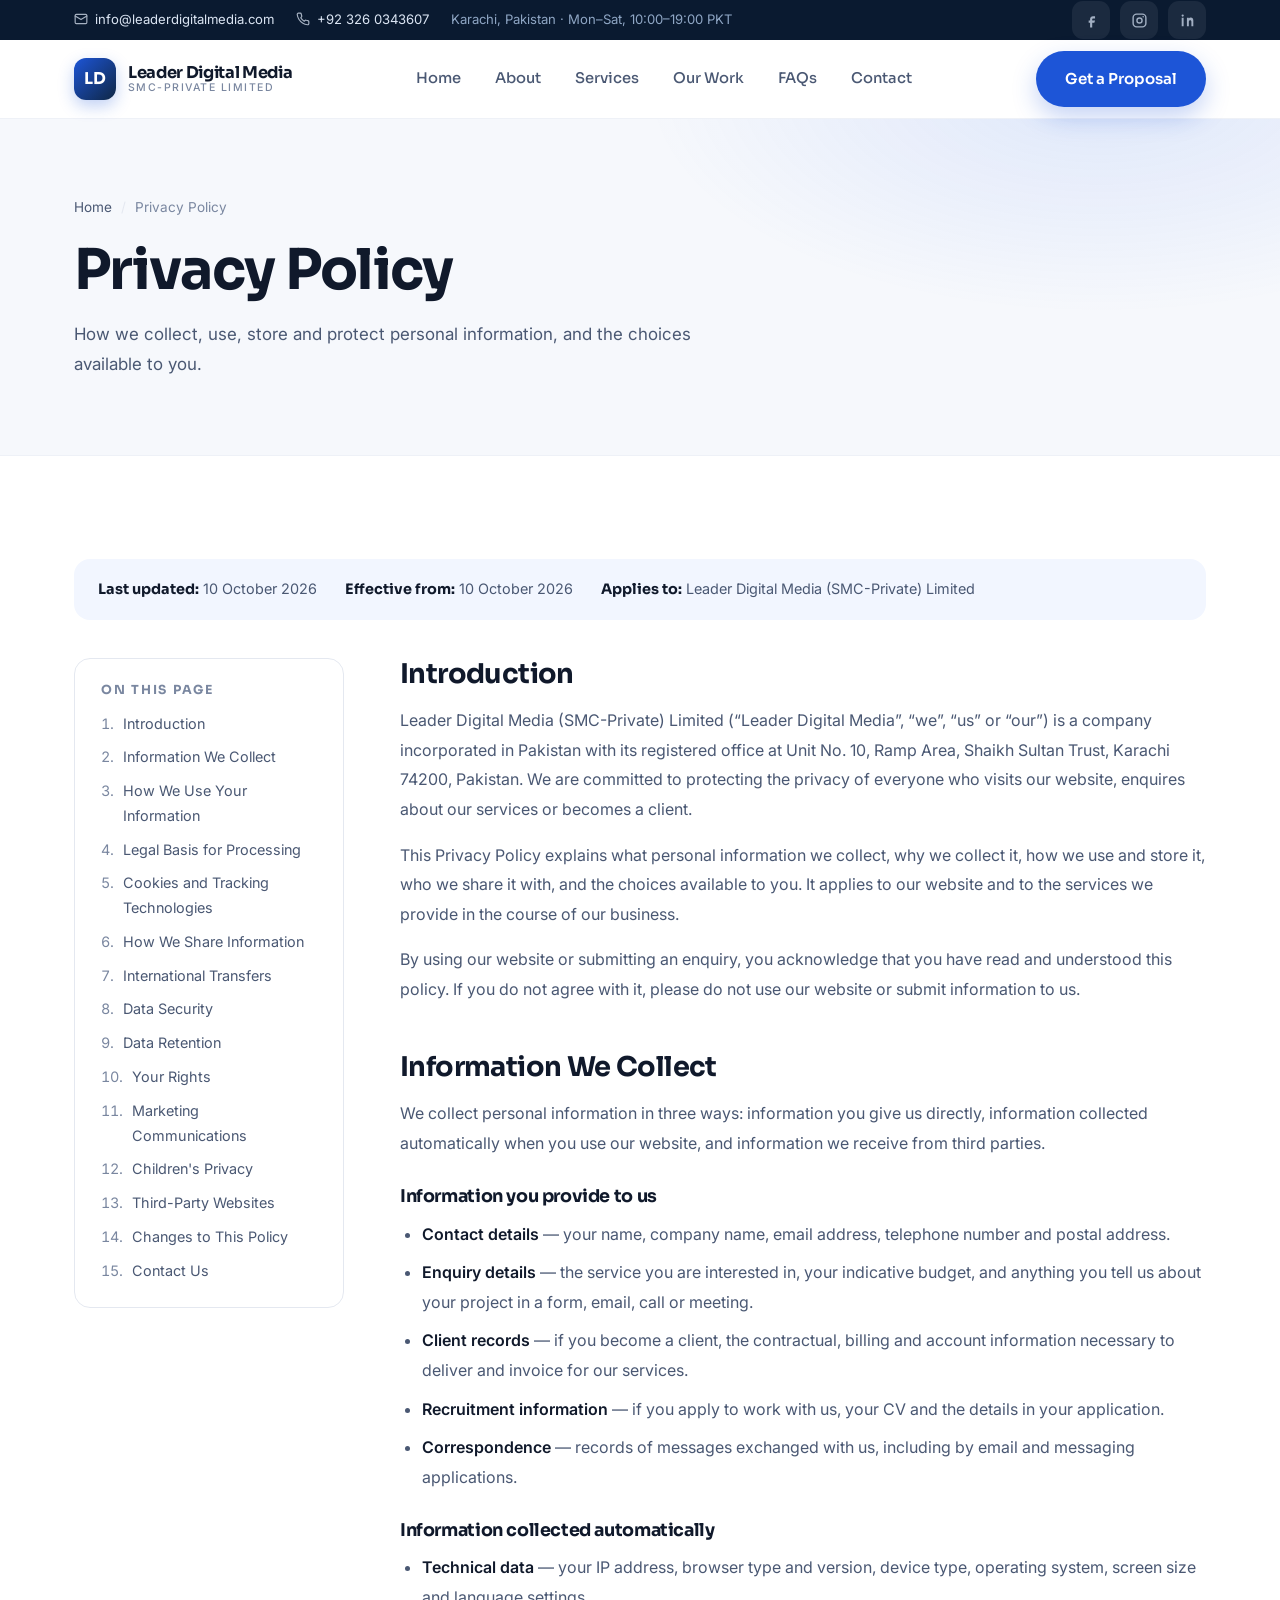
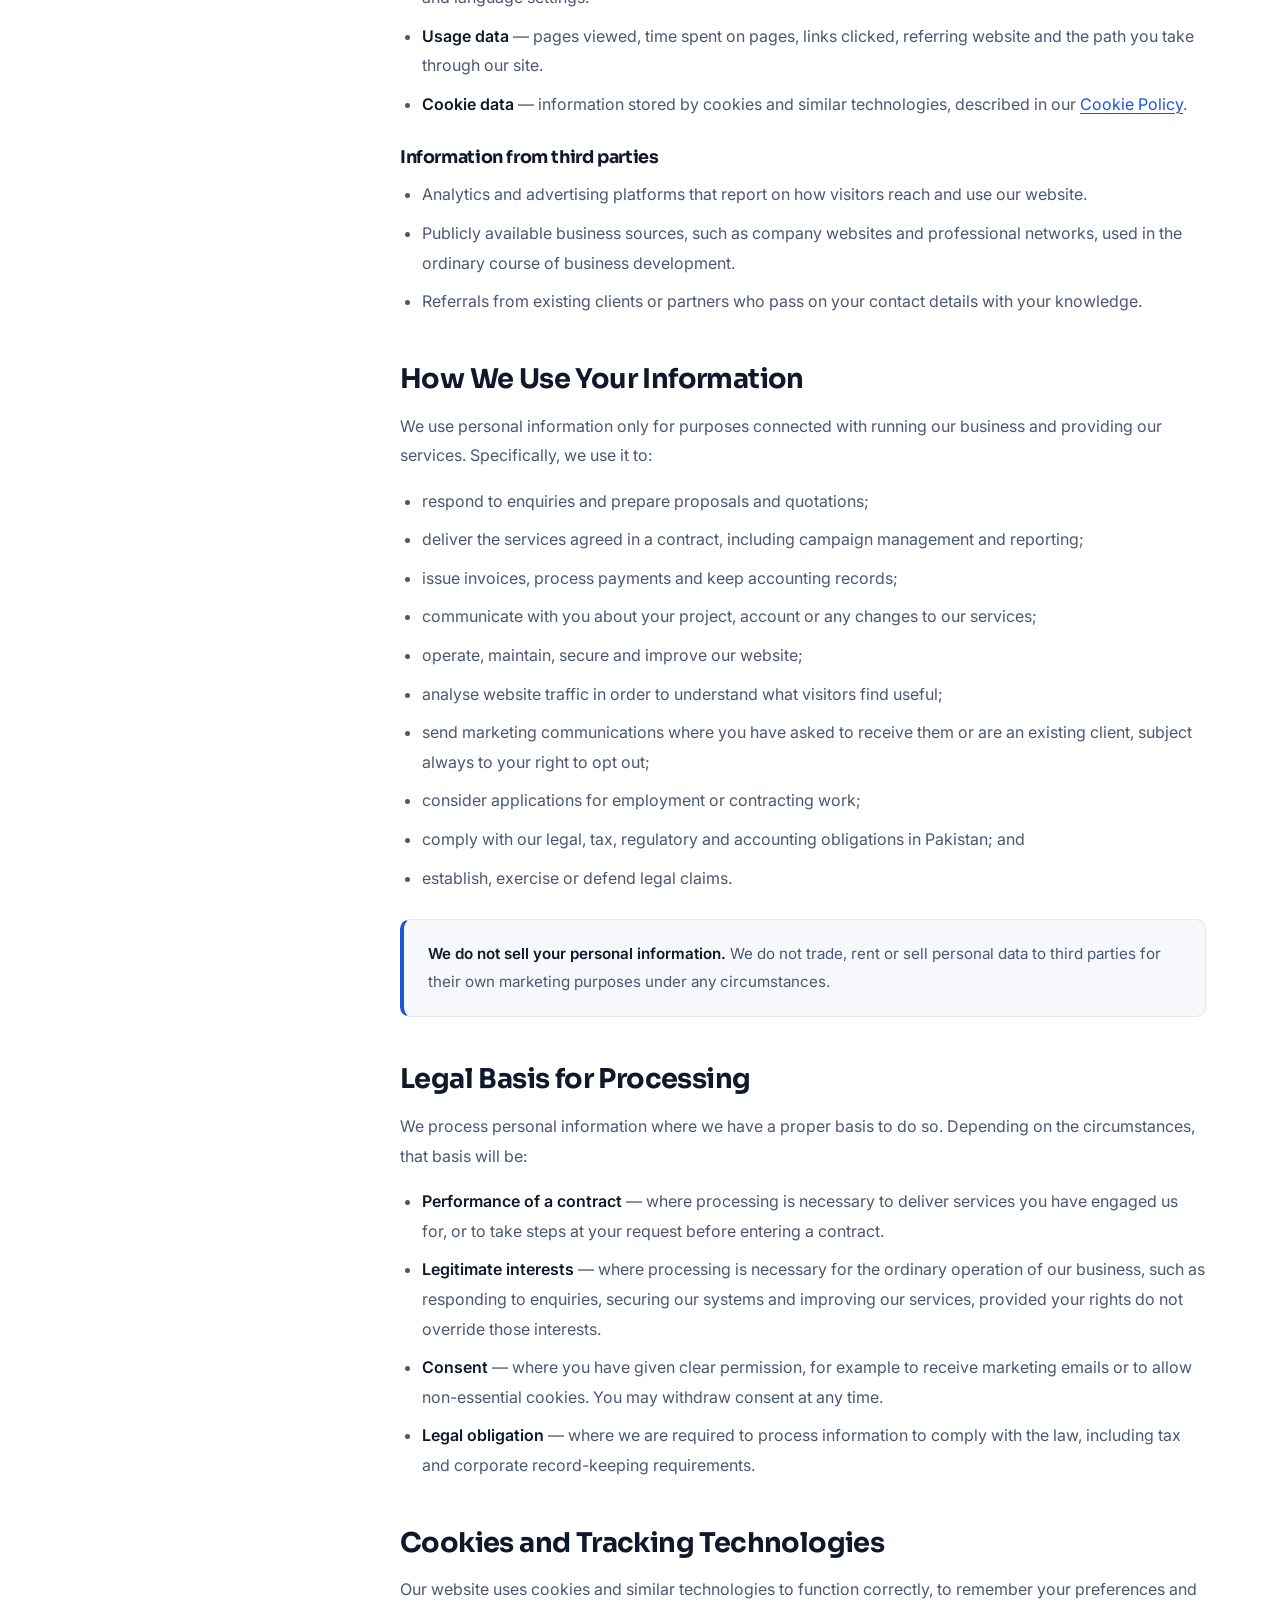
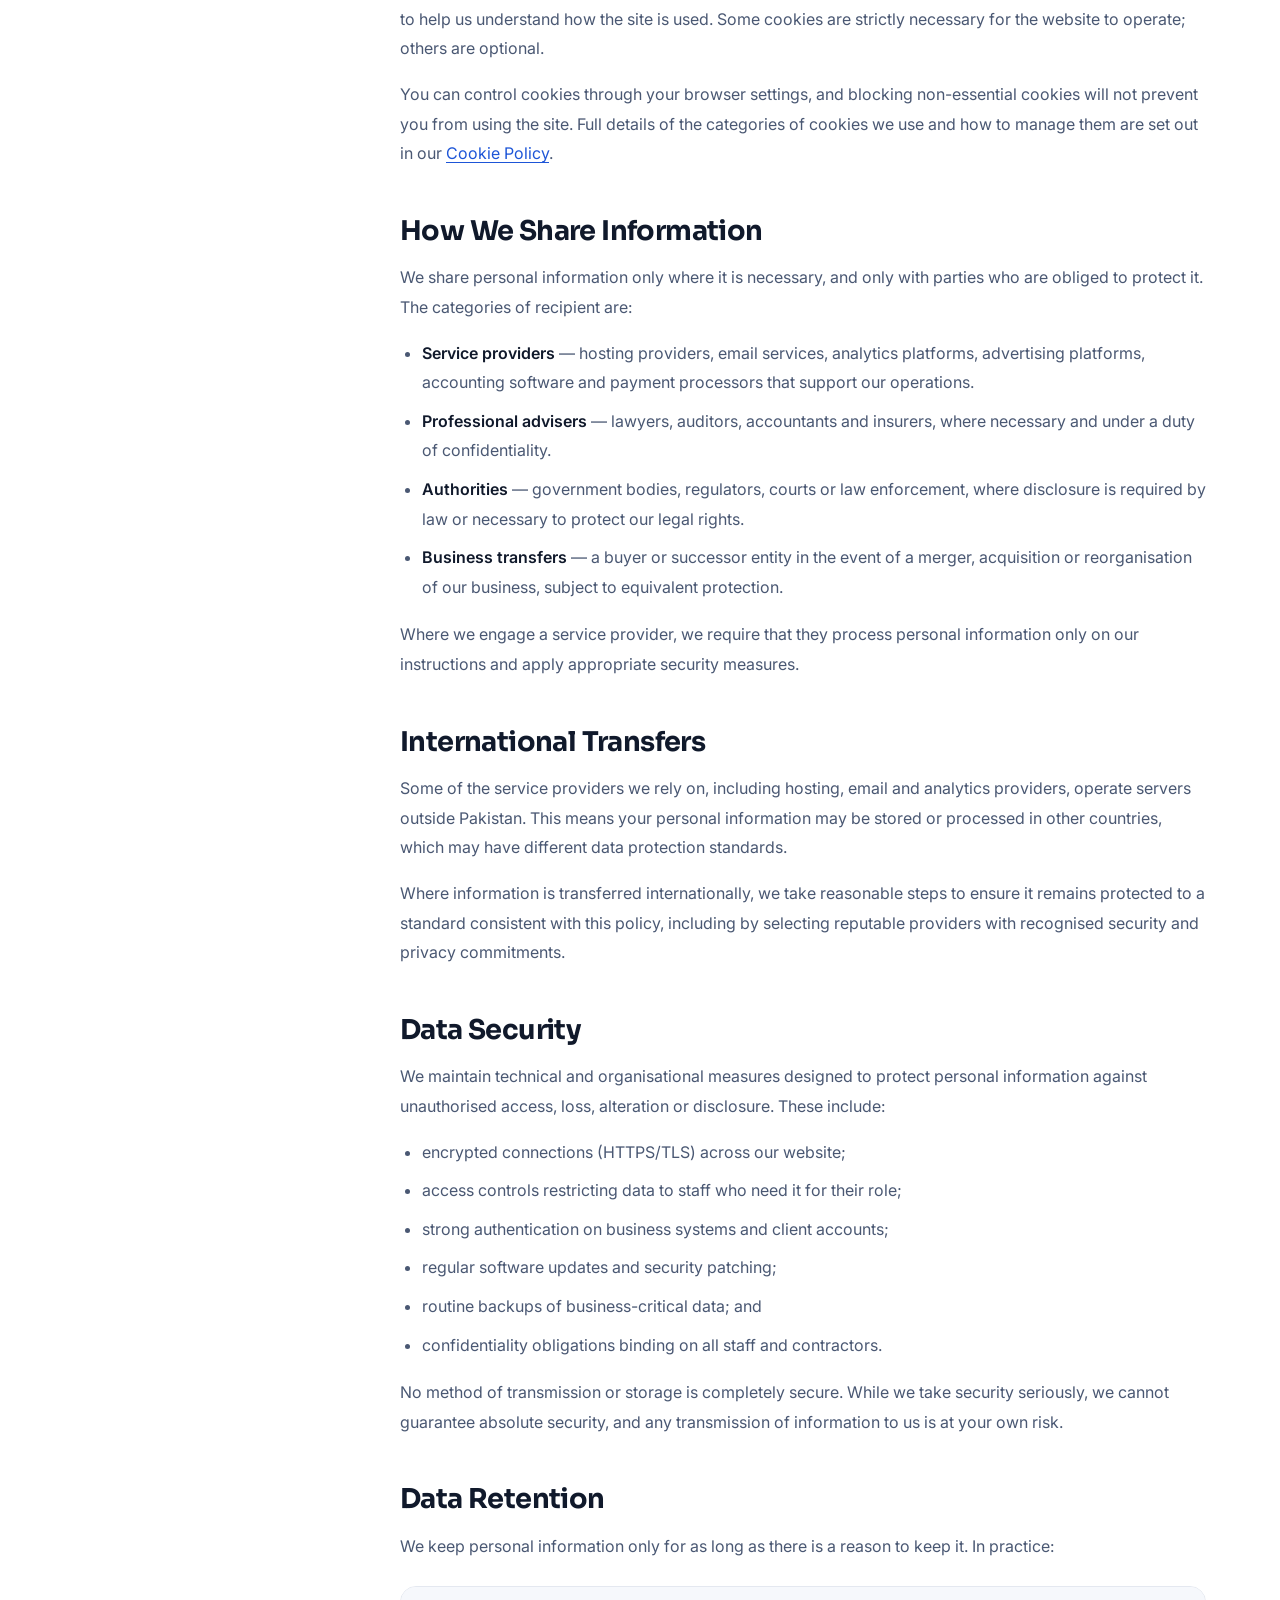
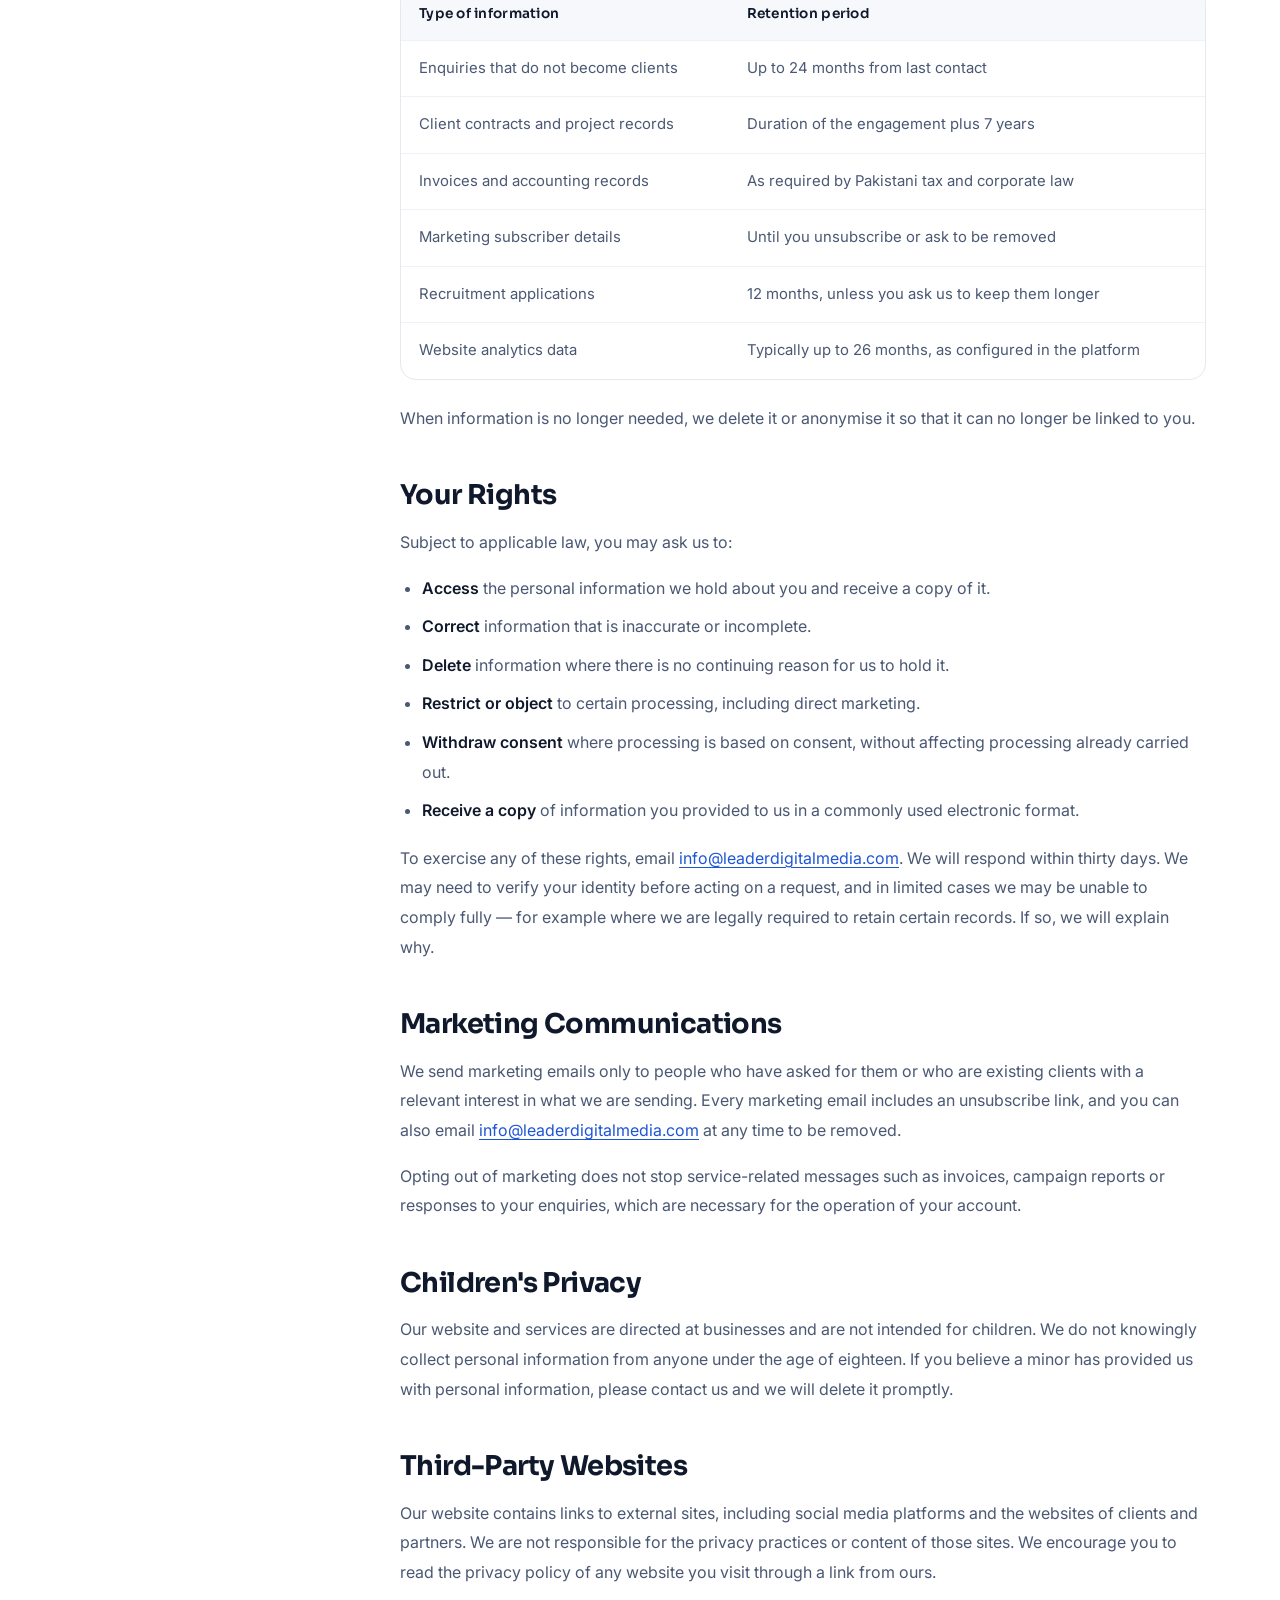
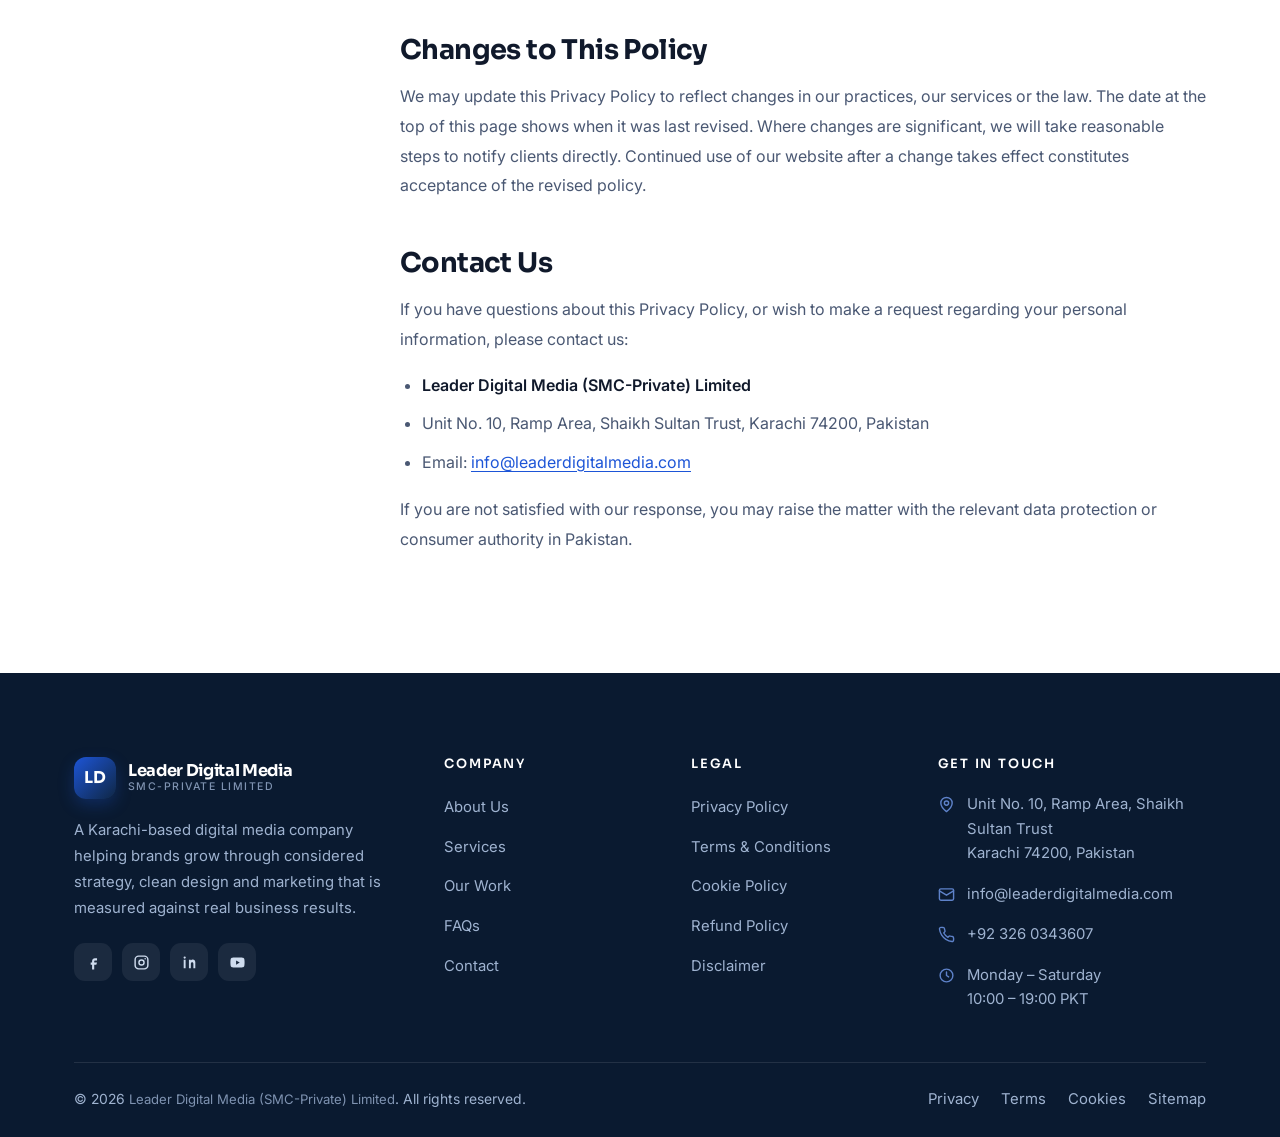
<file: privacy-policy.html>
<!DOCTYPE html>
<html lang="en">
<head>
<meta charset="utf-8">
<meta name="viewport" content="width=device-width, initial-scale=1">
<title>Privacy Policy | Leader Digital Media (SMC-Private) Limited</title>
<meta name="description" content="How Leader Digital Media collects, uses, stores, shares and protects personal information, and the rights available to you regarding your data.">
<meta name="author" content="Leader Digital Media (SMC-Private) Limited">
<meta name="robots" content="index, follow">
<meta name="google-site-verification" content="y5hjlefByO8rSD1HvEyz4yO1it33WcrWJiezWzdtrhw">
<link rel="canonical" href="https://leaderdigitalmedia.vercel.app/privacy-policy.html">
<meta property="og:type" content="website">
<meta property="og:site_name" content="Leader Digital Media">
<meta property="og:title" content="Privacy Policy | Leader Digital Media (SMC-Private) Limited">
<meta property="og:description" content="How Leader Digital Media collects, uses, stores, shares and protects personal information, and the rights available to you regarding your data.">
<meta property="og:url" content="https://leaderdigitalmedia.vercel.app/privacy-policy.html">
<meta property="og:locale" content="en_PK">
<meta name="twitter:card" content="summary_large_image">
<meta name="theme-color" content="#0a1a30">
<link rel="icon" href="data:image/svg+xml,%3Csvg xmlns='http://www.w3.org/2000/svg' viewBox='0 0 64 64'%3E%3Crect width='64' height='64' rx='14' fill='%231d55d7'/%3E%3Ctext x='32' y='43' font-family='Helvetica,Arial,sans-serif' font-size='30' font-weight='bold' fill='white' text-anchor='middle'%3ELD%3C/text%3E%3C/svg%3E">
<link rel="preconnect" href="https://fonts.googleapis.com">
<link rel="preconnect" href="https://fonts.gstatic.com" crossorigin>
<link href="https://fonts.googleapis.com/css2?family=Sora:wght@400;500;600;700&family=Inter:wght@400;500;600&display=swap" rel="stylesheet">
<link rel="stylesheet" href="assets/css/style.css">
</head>
<body>
<a class="skip-link" href="#main">Skip to main content</a>

<header class="site-header">
  <div class="topbar">
    <div class="wrap">
      <ul class="topbar-list">
        <li><a href="mailto:info@leaderdigitalmedia.com"><svg viewBox="0 0 24 24" fill="none" stroke="currentColor" stroke-width="2" stroke-linecap="round" stroke-linejoin="round"><rect x="2" y="4" width="20" height="16" rx="2"/><path d="m22 7-10 6L2 7"/></svg>info@leaderdigitalmedia.com</a></li>
        <li><a href="tel:+923260343607"><svg viewBox="0 0 24 24" fill="none" stroke="currentColor" stroke-width="2" stroke-linecap="round" stroke-linejoin="round"><path d="M22 16.9v3a2 2 0 0 1-2.2 2 19.8 19.8 0 0 1-8.6-3.1 19.5 19.5 0 0 1-6-6A19.8 19.8 0 0 1 2.1 4.2 2 2 0 0 1 4.1 2h3a2 2 0 0 1 2 1.7c.1 1 .4 1.9.7 2.8a2 2 0 0 1-.5 2.1L8.1 9.9a16 16 0 0 0 6 6l1.3-1.3a2 2 0 0 1 2.1-.4c.9.3 1.8.6 2.8.7a2 2 0 0 1 1.7 2z"/></svg>+92 326 0343607</a></li>
        <li class="topbar-tag">Karachi, Pakistan &middot; Mon&ndash;Sat, 10:00&ndash;19:00 PKT</li>
      </ul>
      <div class="social" aria-label="Social media">
        <a href="#" aria-label="Facebook"><svg viewBox="0 0 24 24" fill="currentColor"><path d="M14 9h3V6h-3c-2.2 0-4 1.8-4 4v2H8v3h2v7h3v-7h3l1-3h-4v-2c0-.6.4-1 1-1z"/></svg></a>
        <a href="#" aria-label="Instagram"><svg viewBox="0 0 24 24" fill="none" stroke="currentColor" stroke-width="2"><rect x="3" y="3" width="18" height="18" rx="5"/><circle cx="12" cy="12" r="3.6"/><circle cx="17.2" cy="6.8" r="1.1" fill="currentColor" stroke="none"/></svg></a>
        <a href="#" aria-label="LinkedIn"><svg viewBox="0 0 24 24" fill="currentColor"><path d="M6.5 8H3.8v12h2.7V8zM5.2 3.5a1.6 1.6 0 1 0 0 3.2 1.6 1.6 0 0 0 0-3.2zM20.2 20h-2.7v-6.1c0-1.5-.6-2.3-1.7-2.3-1.2 0-1.9.8-1.9 2.3V20h-2.7V8h2.6v1.2c.6-.9 1.6-1.5 2.9-1.5 2.2 0 3.5 1.4 3.5 4.1V20z"/></svg></a>
      </div>
    </div>
  </div>
  <div class="wrap">
    <nav class="nav" aria-label="Main navigation">
      <a class="brand" href="index.html">
        <span class="brand-mark" aria-hidden="true">LD</span>
        <span class="brand-text">
          <span class="brand-name">Leader Digital Media</span>
          <span class="brand-sub">SMC-Private Limited</span>
        </span>
      </a>
      <ul class="nav-menu" id="nav-menu">
      <li><a href="index.html">Home</a></li>
      <li><a href="about.html">About</a></li>
      <li><a href="services.html">Services</a></li>
      <li><a href="portfolio.html">Our Work</a></li>
      <li><a href="faq.html">FAQs</a></li>
      <li><a href="contact.html">Contact</a></li>
        <li class="nav-cta"><a href="contact.html">Get a Proposal</a></li>
      </ul>
      <div class="nav-actions">
        <a class="btn btn-primary" href="contact.html">Get a Proposal</a>
        <button class="nav-toggle" type="button" aria-label="Toggle navigation menu" aria-expanded="false" aria-controls="nav-menu"><span></span></button>
      </div>
    </nav>
  </div>
</header>
<main id="main">
<section class="page-hero">
  <div class="wrap">
    <ul class="crumb"><li><a href="index.html">Home</a></li><li>Privacy Policy</li></ul>
    <h1>Privacy Policy</h1>
    <p>How we collect, use, store and protect personal information, and the choices available to you.</p>
  </div>
</section>

<section class="section">
  <div class="wrap">
    <div class="legal-meta">
      <span><b>Last updated:</b> 10 October 2026</span>
      <span><b>Effective from:</b> 10 October 2026</span>
      <span><b>Applies to:</b> Leader Digital Media (SMC-Private) Limited</span>
    </div>

    <div class="legal-layout">
      <aside class="toc">
        <h4>On this page</h4>
        <ol>
        <li><a href="#introduction">Introduction</a></li>
        <li><a href="#information-we-collect">Information We Collect</a></li>
        <li><a href="#how-we-use-your-information">How We Use Your Information</a></li>
        <li><a href="#legal-basis-for-processing">Legal Basis for Processing</a></li>
        <li><a href="#cookies-and-tracking-technologies">Cookies and Tracking Technologies</a></li>
        <li><a href="#how-we-share-information">How We Share Information</a></li>
        <li><a href="#international-transfers">International Transfers</a></li>
        <li><a href="#data-security">Data Security</a></li>
        <li><a href="#data-retention">Data Retention</a></li>
        <li><a href="#your-rights">Your Rights</a></li>
        <li><a href="#marketing-communications">Marketing Communications</a></li>
        <li><a href="#children-s-privacy">Children's Privacy</a></li>
        <li><a href="#third-party-websites">Third-Party Websites</a></li>
        <li><a href="#changes-to-this-policy">Changes to This Policy</a></li>
        <li><a href="#contact-us">Contact Us</a></li>
        </ol>
      </aside>

      <div class="prose">
      <h2 id="introduction">Introduction</h2>
      <p>Leader Digital Media (SMC-Private) Limited (&ldquo;Leader Digital Media&rdquo;, &ldquo;we&rdquo;, &ldquo;us&rdquo; or &ldquo;our&rdquo;) is a company incorporated in Pakistan with its registered office at Unit No. 10, Ramp Area, Shaikh Sultan Trust, Karachi 74200, Pakistan. We are committed to protecting the privacy of everyone who visits our website, enquires about our services or becomes a client.</p>
      <p>This Privacy Policy explains what personal information we collect, why we collect it, how we use and store it, who we share it with, and the choices available to you. It applies to our website and to the services we provide in the course of our business.</p>
      <p>By using our website or submitting an enquiry, you acknowledge that you have read and understood this policy. If you do not agree with it, please do not use our website or submit information to us.</p>
      <h2 id="information-we-collect">Information We Collect</h2>
      <p>We collect personal information in three ways: information you give us directly, information collected automatically when you use our website, and information we receive from third parties.</p>
      <h3>Information you provide to us</h3>
      <ul>
        <li><strong>Contact details</strong> &mdash; your name, company name, email address, telephone number and postal address.</li>
        <li><strong>Enquiry details</strong> &mdash; the service you are interested in, your indicative budget, and anything you tell us about your project in a form, email, call or meeting.</li>
        <li><strong>Client records</strong> &mdash; if you become a client, the contractual, billing and account information necessary to deliver and invoice for our services.</li>
        <li><strong>Recruitment information</strong> &mdash; if you apply to work with us, your CV and the details in your application.</li>
        <li><strong>Correspondence</strong> &mdash; records of messages exchanged with us, including by email and messaging applications.</li>
      </ul>
      <h3>Information collected automatically</h3>
      <ul>
        <li><strong>Technical data</strong> &mdash; your IP address, browser type and version, device type, operating system, screen size and language settings.</li>
        <li><strong>Usage data</strong> &mdash; pages viewed, time spent on pages, links clicked, referring website and the path you take through our site.</li>
        <li><strong>Cookie data</strong> &mdash; information stored by cookies and similar technologies, described in our <a href="cookie-policy.html">Cookie Policy</a>.</li>
      </ul>
      <h3>Information from third parties</h3>
      <ul>
        <li>Analytics and advertising platforms that report on how visitors reach and use our website.</li>
        <li>Publicly available business sources, such as company websites and professional networks, used in the ordinary course of business development.</li>
        <li>Referrals from existing clients or partners who pass on your contact details with your knowledge.</li>
      </ul>
      <h2 id="how-we-use-your-information">How We Use Your Information</h2>
      <p>We use personal information only for purposes connected with running our business and providing our services. Specifically, we use it to:</p>
      <ul>
        <li>respond to enquiries and prepare proposals and quotations;</li>
        <li>deliver the services agreed in a contract, including campaign management and reporting;</li>
        <li>issue invoices, process payments and keep accounting records;</li>
        <li>communicate with you about your project, account or any changes to our services;</li>
        <li>operate, maintain, secure and improve our website;</li>
        <li>analyse website traffic in order to understand what visitors find useful;</li>
        <li>send marketing communications where you have asked to receive them or are an existing client, subject always to your right to opt out;</li>
        <li>consider applications for employment or contracting work;</li>
        <li>comply with our legal, tax, regulatory and accounting obligations in Pakistan; and</li>
        <li>establish, exercise or defend legal claims.</li>
      </ul>
      <div class="legal-note"><strong>We do not sell your personal information.</strong> We do not trade, rent or sell personal data to third parties for their own marketing purposes under any circumstances.</div>
      <h2 id="legal-basis-for-processing">Legal Basis for Processing</h2>
      <p>We process personal information where we have a proper basis to do so. Depending on the circumstances, that basis will be:</p>
      <ul>
        <li><strong>Performance of a contract</strong> &mdash; where processing is necessary to deliver services you have engaged us for, or to take steps at your request before entering a contract.</li>
        <li><strong>Legitimate interests</strong> &mdash; where processing is necessary for the ordinary operation of our business, such as responding to enquiries, securing our systems and improving our services, provided your rights do not override those interests.</li>
        <li><strong>Consent</strong> &mdash; where you have given clear permission, for example to receive marketing emails or to allow non-essential cookies. You may withdraw consent at any time.</li>
        <li><strong>Legal obligation</strong> &mdash; where we are required to process information to comply with the law, including tax and corporate record-keeping requirements.</li>
      </ul>
      <h2 id="cookies-and-tracking-technologies">Cookies and Tracking Technologies</h2>
      <p>Our website uses cookies and similar technologies to function correctly, to remember your preferences and to help us understand how the site is used. Some cookies are strictly necessary for the website to operate; others are optional.</p>
      <p>You can control cookies through your browser settings, and blocking non-essential cookies will not prevent you from using the site. Full details of the categories of cookies we use and how to manage them are set out in our <a href="cookie-policy.html">Cookie Policy</a>.</p>
      <h2 id="how-we-share-information">How We Share Information</h2>
      <p>We share personal information only where it is necessary, and only with parties who are obliged to protect it. The categories of recipient are:</p>
      <ul>
        <li><strong>Service providers</strong> &mdash; hosting providers, email services, analytics platforms, advertising platforms, accounting software and payment processors that support our operations.</li>
        <li><strong>Professional advisers</strong> &mdash; lawyers, auditors, accountants and insurers, where necessary and under a duty of confidentiality.</li>
        <li><strong>Authorities</strong> &mdash; government bodies, regulators, courts or law enforcement, where disclosure is required by law or necessary to protect our legal rights.</li>
        <li><strong>Business transfers</strong> &mdash; a buyer or successor entity in the event of a merger, acquisition or reorganisation of our business, subject to equivalent protection.</li>
      </ul>
      <p>Where we engage a service provider, we require that they process personal information only on our instructions and apply appropriate security measures.</p>
      <h2 id="international-transfers">International Transfers</h2>
      <p>Some of the service providers we rely on, including hosting, email and analytics providers, operate servers outside Pakistan. This means your personal information may be stored or processed in other countries, which may have different data protection standards.</p>
      <p>Where information is transferred internationally, we take reasonable steps to ensure it remains protected to a standard consistent with this policy, including by selecting reputable providers with recognised security and privacy commitments.</p>
      <h2 id="data-security">Data Security</h2>
      <p>We maintain technical and organisational measures designed to protect personal information against unauthorised access, loss, alteration or disclosure. These include:</p>
      <ul>
        <li>encrypted connections (HTTPS/TLS) across our website;</li>
        <li>access controls restricting data to staff who need it for their role;</li>
        <li>strong authentication on business systems and client accounts;</li>
        <li>regular software updates and security patching;</li>
        <li>routine backups of business-critical data; and</li>
        <li>confidentiality obligations binding on all staff and contractors.</li>
      </ul>
      <p>No method of transmission or storage is completely secure. While we take security seriously, we cannot guarantee absolute security, and any transmission of information to us is at your own risk.</p>
      <h2 id="data-retention">Data Retention</h2>
      <p>We keep personal information only for as long as there is a reason to keep it. In practice:</p>
      <div class="table-wrap">
        <table>
          <thead><tr><th>Type of information</th><th>Retention period</th></tr></thead>
          <tbody>
            <tr><td>Enquiries that do not become clients</td><td>Up to 24 months from last contact</td></tr>
            <tr><td>Client contracts and project records</td><td>Duration of the engagement plus 7 years</td></tr>
            <tr><td>Invoices and accounting records</td><td>As required by Pakistani tax and corporate law</td></tr>
            <tr><td>Marketing subscriber details</td><td>Until you unsubscribe or ask to be removed</td></tr>
            <tr><td>Recruitment applications</td><td>12 months, unless you ask us to keep them longer</td></tr>
            <tr><td>Website analytics data</td><td>Typically up to 26 months, as configured in the platform</td></tr>
          </tbody>
        </table>
      </div>
      <p>When information is no longer needed, we delete it or anonymise it so that it can no longer be linked to you.</p>
      <h2 id="your-rights">Your Rights</h2>
      <p>Subject to applicable law, you may ask us to:</p>
      <ul>
        <li><strong>Access</strong> the personal information we hold about you and receive a copy of it.</li>
        <li><strong>Correct</strong> information that is inaccurate or incomplete.</li>
        <li><strong>Delete</strong> information where there is no continuing reason for us to hold it.</li>
        <li><strong>Restrict or object</strong> to certain processing, including direct marketing.</li>
        <li><strong>Withdraw consent</strong> where processing is based on consent, without affecting processing already carried out.</li>
        <li><strong>Receive a copy</strong> of information you provided to us in a commonly used electronic format.</li>
      </ul>
      <p>To exercise any of these rights, email <a href="mailto:info@leaderdigitalmedia.com">info@leaderdigitalmedia.com</a>. We will respond within thirty days. We may need to verify your identity before acting on a request, and in limited cases we may be unable to comply fully &mdash; for example where we are legally required to retain certain records. If so, we will explain why.</p>
      <h2 id="marketing-communications">Marketing Communications</h2>
      <p>We send marketing emails only to people who have asked for them or who are existing clients with a relevant interest in what we are sending. Every marketing email includes an unsubscribe link, and you can also email <a href="mailto:info@leaderdigitalmedia.com">info@leaderdigitalmedia.com</a> at any time to be removed.</p>
      <p>Opting out of marketing does not stop service-related messages such as invoices, campaign reports or responses to your enquiries, which are necessary for the operation of your account.</p>
      <h2 id="children-s-privacy">Children's Privacy</h2>
      <p>Our website and services are directed at businesses and are not intended for children. We do not knowingly collect personal information from anyone under the age of eighteen. If you believe a minor has provided us with personal information, please contact us and we will delete it promptly.</p>
      <h2 id="third-party-websites">Third-Party Websites</h2>
      <p>Our website contains links to external sites, including social media platforms and the websites of clients and partners. We are not responsible for the privacy practices or content of those sites. We encourage you to read the privacy policy of any website you visit through a link from ours.</p>
      <h2 id="changes-to-this-policy">Changes to This Policy</h2>
      <p>We may update this Privacy Policy to reflect changes in our practices, our services or the law. The date at the top of this page shows when it was last revised. Where changes are significant, we will take reasonable steps to notify clients directly. Continued use of our website after a change takes effect constitutes acceptance of the revised policy.</p>
      <h2 id="contact-us">Contact Us</h2>
      <p>If you have questions about this Privacy Policy, or wish to make a request regarding your personal information, please contact us:</p>
      <ul>
        <li><strong>Leader Digital Media (SMC-Private) Limited</strong></li>
        <li>Unit No. 10, Ramp Area, Shaikh Sultan Trust, Karachi 74200, Pakistan</li>
        <li>Email: <a href="mailto:info@leaderdigitalmedia.com">info@leaderdigitalmedia.com</a></li>
      </ul>
      <p>If you are not satisfied with our response, you may raise the matter with the relevant data protection or consumer authority in Pakistan.</p>
      </div>
    </div>
  </div>
</section>
</main>
<footer class="site-footer">
  <div class="wrap">
    <div class="footer-grid">
      <div class="footer-about">
        <div class="brand footer-brand">
          <span class="brand-mark" aria-hidden="true">LD</span>
          <span class="brand-text">
            <span class="brand-name">Leader Digital Media</span>
            <span class="brand-sub">SMC-Private Limited</span>
          </span>
        </div>
        <p>A Karachi-based digital media company helping brands grow through considered strategy, clean design and marketing that is measured against real business results.</p>
        <div class="social" aria-label="Social media">
          <a href="#" aria-label="Facebook"><svg viewBox="0 0 24 24" fill="currentColor"><path d="M14 9h3V6h-3c-2.2 0-4 1.8-4 4v2H8v3h2v7h3v-7h3l1-3h-4v-2c0-.6.4-1 1-1z"/></svg></a>
        <a href="#" aria-label="Instagram"><svg viewBox="0 0 24 24" fill="none" stroke="currentColor" stroke-width="2"><rect x="3" y="3" width="18" height="18" rx="5"/><circle cx="12" cy="12" r="3.6"/><circle cx="17.2" cy="6.8" r="1.1" fill="currentColor" stroke="none"/></svg></a>
        <a href="#" aria-label="LinkedIn"><svg viewBox="0 0 24 24" fill="currentColor"><path d="M6.5 8H3.8v12h2.7V8zM5.2 3.5a1.6 1.6 0 1 0 0 3.2 1.6 1.6 0 0 0 0-3.2zM20.2 20h-2.7v-6.1c0-1.5-.6-2.3-1.7-2.3-1.2 0-1.9.8-1.9 2.3V20h-2.7V8h2.6v1.2c.6-.9 1.6-1.5 2.9-1.5 2.2 0 3.5 1.4 3.5 4.1V20z"/></svg></a>
        <a href="#" aria-label="YouTube"><svg viewBox="0 0 24 24" fill="currentColor"><path d="M21.6 7.2a2.5 2.5 0 0 0-1.7-1.8C18.3 5 12 5 12 5s-6.3 0-7.9.4A2.5 2.5 0 0 0 2.4 7.2 26 26 0 0 0 2 12a26 26 0 0 0 .4 4.8 2.5 2.5 0 0 0 1.7 1.8C5.7 19 12 19 12 19s6.3 0 7.9-.4a2.5 2.5 0 0 0 1.7-1.8A26 26 0 0 0 22 12a26 26 0 0 0-.4-4.8zM10 15V9l5.2 3L10 15z"/></svg></a>
        </div>
      </div>

      <div>
        <h4>Company</h4>
        <ul class="footer-links">
          <li><a href="about.html">About Us</a></li>
          <li><a href="services.html">Services</a></li>
          <li><a href="portfolio.html">Our Work</a></li>
          <li><a href="faq.html">FAQs</a></li>
          <li><a href="contact.html">Contact</a></li>
        </ul>
      </div>

      <div>
        <h4>Legal</h4>
        <ul class="footer-links">
          <li><a href="privacy-policy.html">Privacy Policy</a></li>
          <li><a href="terms-and-conditions.html">Terms &amp; Conditions</a></li>
          <li><a href="cookie-policy.html">Cookie Policy</a></li>
          <li><a href="refund-policy.html">Refund Policy</a></li>
          <li><a href="disclaimer.html">Disclaimer</a></li>
        </ul>
      </div>

      <div>
        <h4>Get in Touch</h4>
        <ul class="footer-contact">
          <li>
            <svg viewBox="0 0 24 24" fill="none" stroke="currentColor" stroke-width="2" stroke-linecap="round" stroke-linejoin="round"><path d="M20 10c0 6-8 12-8 12s-8-6-8-12a8 8 0 0 1 16 0z"/><circle cx="12" cy="10" r="3"/></svg>
            <address>Unit No. 10, Ramp Area, Shaikh Sultan Trust<br>Karachi 74200, Pakistan</address>
          </li>
          <li>
            <svg viewBox="0 0 24 24" fill="none" stroke="currentColor" stroke-width="2" stroke-linecap="round" stroke-linejoin="round"><rect x="2" y="4" width="20" height="16" rx="2"/><path d="m22 7-10 6L2 7"/></svg>
            <a href="mailto:info@leaderdigitalmedia.com">info@leaderdigitalmedia.com</a>
          </li>
          <li>
            <svg viewBox="0 0 24 24" fill="none" stroke="currentColor" stroke-width="2" stroke-linecap="round" stroke-linejoin="round"><path d="M22 16.9v3a2 2 0 0 1-2.2 2 19.8 19.8 0 0 1-8.6-3.1 19.5 19.5 0 0 1-6-6A19.8 19.8 0 0 1 2.1 4.2 2 2 0 0 1 4.1 2h3a2 2 0 0 1 2 1.7c.1 1 .4 1.9.7 2.8a2 2 0 0 1-.5 2.1L8.1 9.9a16 16 0 0 0 6 6l1.3-1.3a2 2 0 0 1 2.1-.4c.9.3 1.8.6 2.8.7a2 2 0 0 1 1.7 2z"/></svg>
            <a href="tel:+923260343607">+92 326 0343607</a>
          </li>
          <li>
            <svg viewBox="0 0 24 24" fill="none" stroke="currentColor" stroke-width="2" stroke-linecap="round" stroke-linejoin="round"><circle cx="12" cy="12" r="9"/><path d="M12 7v5l3 2"/></svg>
            <span>Monday &ndash; Saturday<br>10:00 &ndash; 19:00 PKT</span>
          </li>
        </ul>
      </div>
    </div>

    <div class="footer-bottom">
      <span>&copy; <span data-year>2026</span> <span class="footer-legal-name">Leader Digital Media (SMC-Private) Limited</span>. All rights reserved.</span>
      <ul>
        <li><a href="privacy-policy.html">Privacy</a></li>
        <li><a href="terms-and-conditions.html">Terms</a></li>
        <li><a href="cookie-policy.html">Cookies</a></li>
        <li><a href="sitemap.xml">Sitemap</a></li>
      </ul>
    </div>
  </div>
</footer>

<button class="to-top" type="button" aria-label="Back to top">
  <svg viewBox="0 0 24 24" fill="none" stroke="currentColor" stroke-width="2.2" stroke-linecap="round" stroke-linejoin="round"><path d="M12 19V5"/><path d="m5 12 7-7 7 7"/></svg>
</button>

<script src="assets/js/main.js"></script>
</body>
</html>
</file>
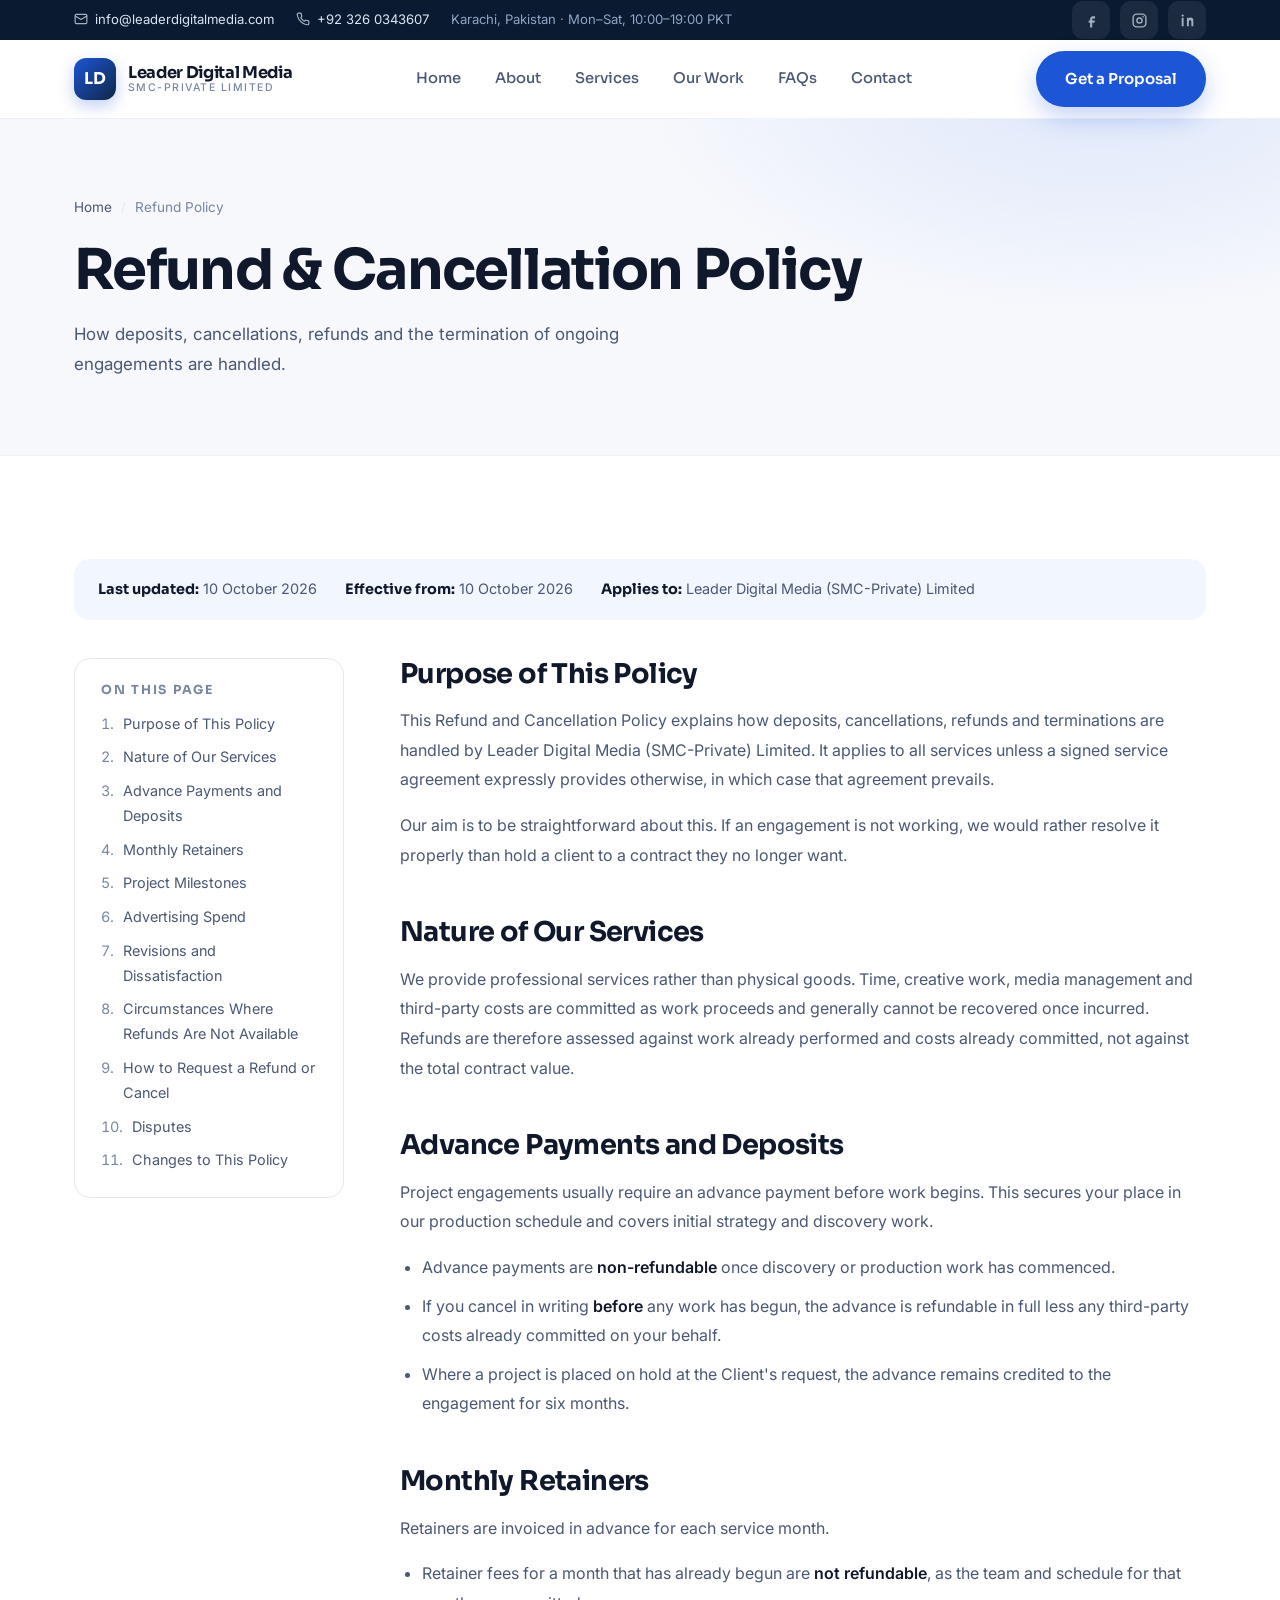
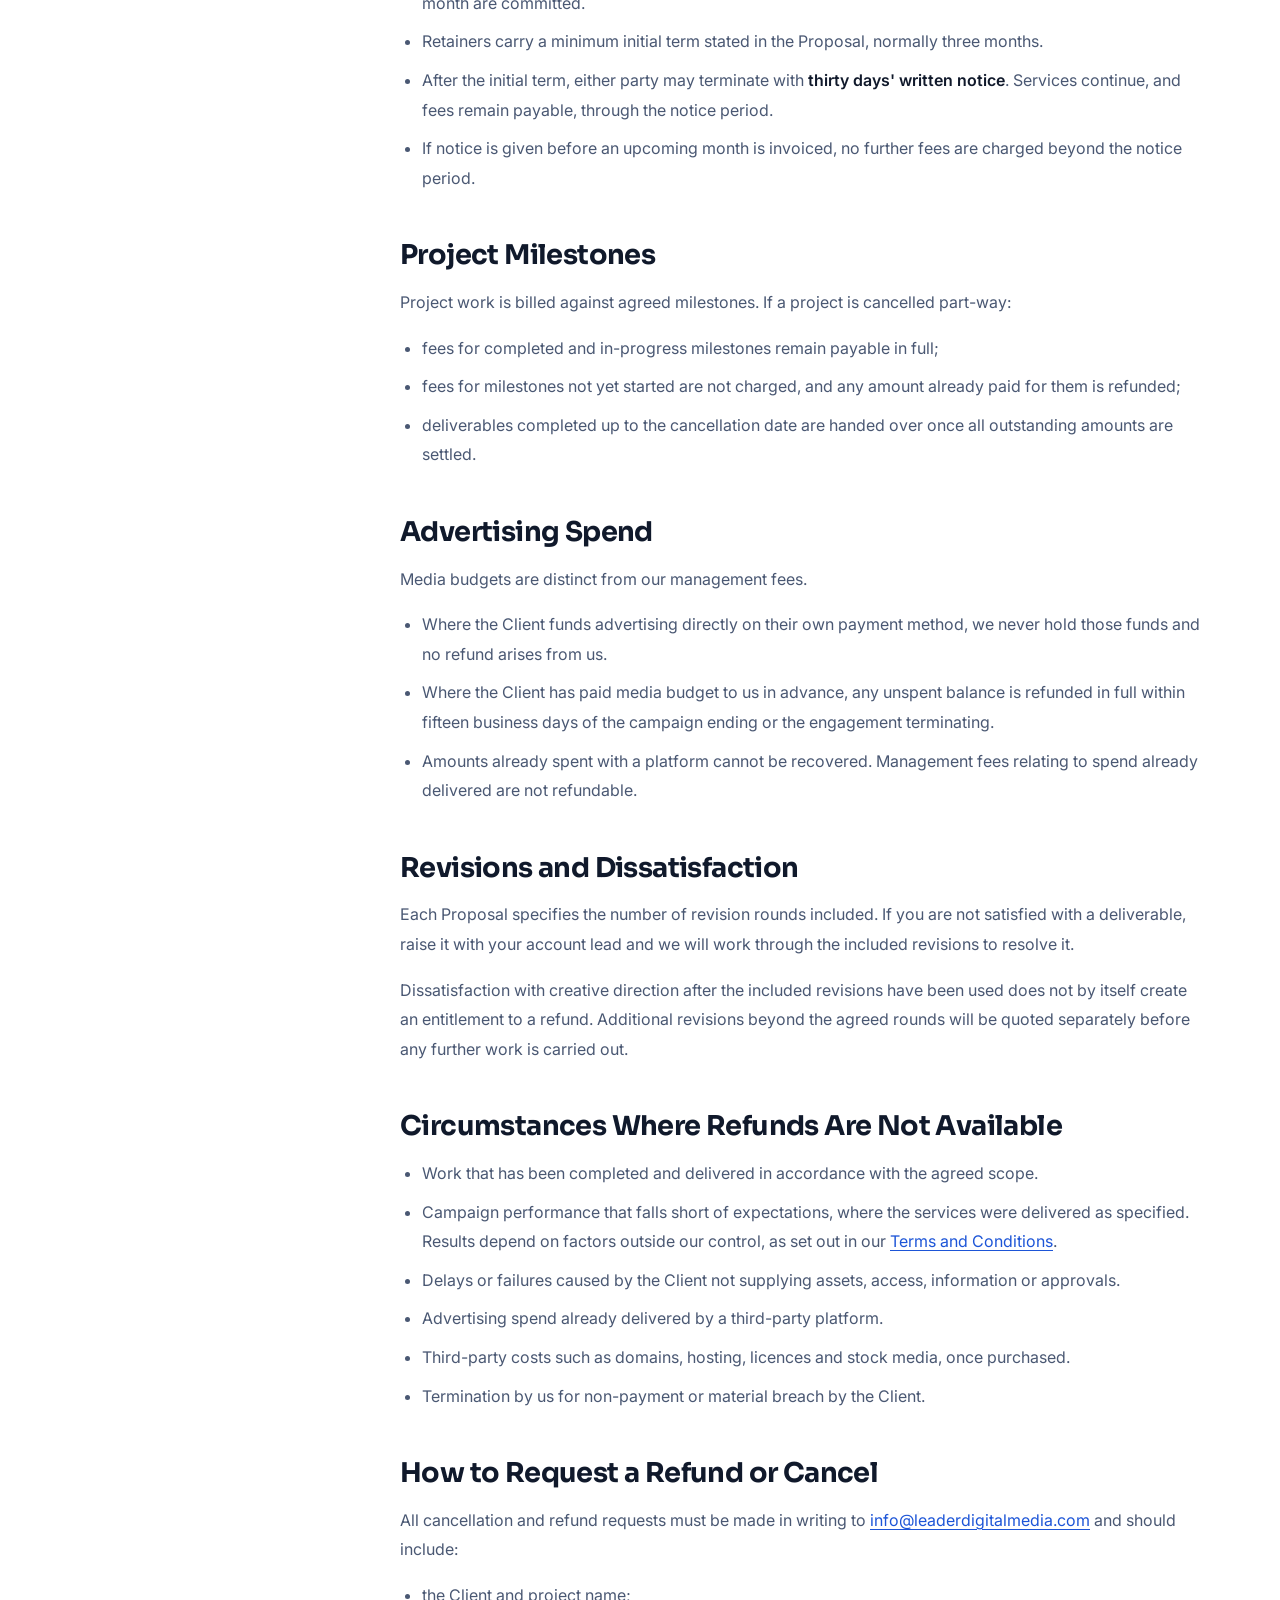
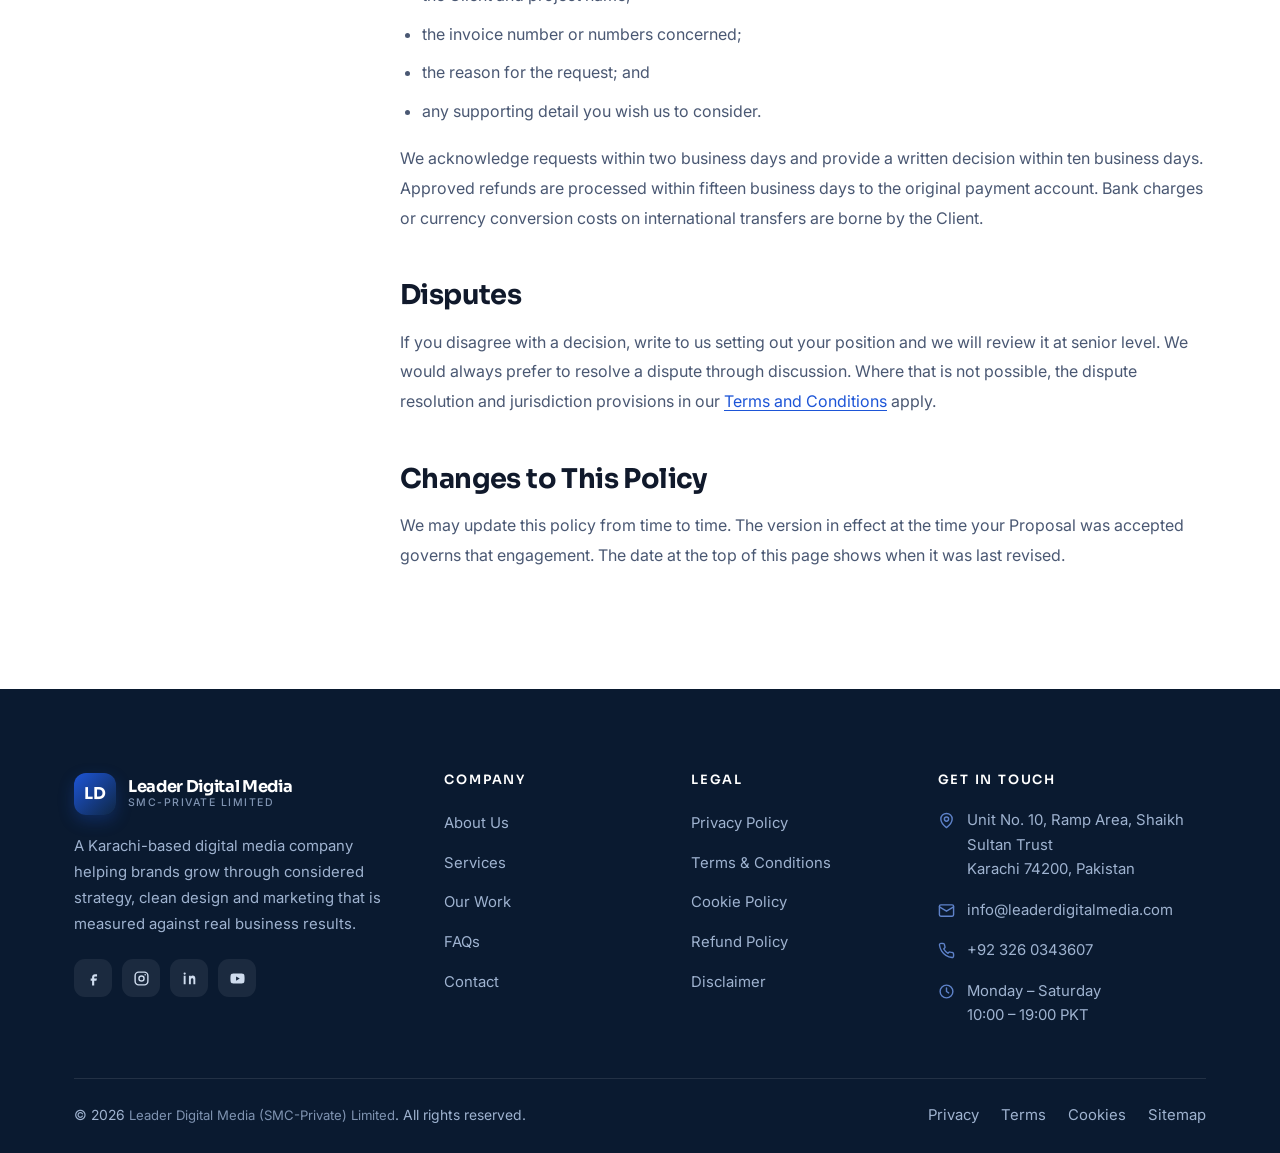
<file: refund-policy.html>
<!DOCTYPE html>
<html lang="en">
<head>
<meta charset="utf-8">
<meta name="viewport" content="width=device-width, initial-scale=1">
<title>Refund & Cancellation Policy | Leader Digital Media</title>
<meta name="description" content="Our policy on deposits, cancellations, refunds and the termination of ongoing retainers at Leader Digital Media (SMC-Private) Limited.">
<meta name="author" content="Leader Digital Media (SMC-Private) Limited">
<meta name="robots" content="index, follow">
<meta name="google-site-verification" content="y5hjlefByO8rSD1HvEyz4yO1it33WcrWJiezWzdtrhw">
<link rel="canonical" href="https://leaderdigitalmedia.vercel.app/refund-policy.html">
<meta property="og:type" content="website">
<meta property="og:site_name" content="Leader Digital Media">
<meta property="og:title" content="Refund & Cancellation Policy | Leader Digital Media">
<meta property="og:description" content="Our policy on deposits, cancellations, refunds and the termination of ongoing retainers at Leader Digital Media (SMC-Private) Limited.">
<meta property="og:url" content="https://leaderdigitalmedia.vercel.app/refund-policy.html">
<meta property="og:locale" content="en_PK">
<meta name="twitter:card" content="summary_large_image">
<meta name="theme-color" content="#0a1a30">
<link rel="icon" href="data:image/svg+xml,%3Csvg xmlns='http://www.w3.org/2000/svg' viewBox='0 0 64 64'%3E%3Crect width='64' height='64' rx='14' fill='%231d55d7'/%3E%3Ctext x='32' y='43' font-family='Helvetica,Arial,sans-serif' font-size='30' font-weight='bold' fill='white' text-anchor='middle'%3ELD%3C/text%3E%3C/svg%3E">
<link rel="preconnect" href="https://fonts.googleapis.com">
<link rel="preconnect" href="https://fonts.gstatic.com" crossorigin>
<link href="https://fonts.googleapis.com/css2?family=Sora:wght@400;500;600;700&family=Inter:wght@400;500;600&display=swap" rel="stylesheet">
<link rel="stylesheet" href="assets/css/style.css">
</head>
<body>
<a class="skip-link" href="#main">Skip to main content</a>

<header class="site-header">
  <div class="topbar">
    <div class="wrap">
      <ul class="topbar-list">
        <li><a href="mailto:info@leaderdigitalmedia.com"><svg viewBox="0 0 24 24" fill="none" stroke="currentColor" stroke-width="2" stroke-linecap="round" stroke-linejoin="round"><rect x="2" y="4" width="20" height="16" rx="2"/><path d="m22 7-10 6L2 7"/></svg>info@leaderdigitalmedia.com</a></li>
        <li><a href="tel:+923260343607"><svg viewBox="0 0 24 24" fill="none" stroke="currentColor" stroke-width="2" stroke-linecap="round" stroke-linejoin="round"><path d="M22 16.9v3a2 2 0 0 1-2.2 2 19.8 19.8 0 0 1-8.6-3.1 19.5 19.5 0 0 1-6-6A19.8 19.8 0 0 1 2.1 4.2 2 2 0 0 1 4.1 2h3a2 2 0 0 1 2 1.7c.1 1 .4 1.9.7 2.8a2 2 0 0 1-.5 2.1L8.1 9.9a16 16 0 0 0 6 6l1.3-1.3a2 2 0 0 1 2.1-.4c.9.3 1.8.6 2.8.7a2 2 0 0 1 1.7 2z"/></svg>+92 326 0343607</a></li>
        <li class="topbar-tag">Karachi, Pakistan &middot; Mon&ndash;Sat, 10:00&ndash;19:00 PKT</li>
      </ul>
      <div class="social" aria-label="Social media">
        <a href="#" aria-label="Facebook"><svg viewBox="0 0 24 24" fill="currentColor"><path d="M14 9h3V6h-3c-2.2 0-4 1.8-4 4v2H8v3h2v7h3v-7h3l1-3h-4v-2c0-.6.4-1 1-1z"/></svg></a>
        <a href="#" aria-label="Instagram"><svg viewBox="0 0 24 24" fill="none" stroke="currentColor" stroke-width="2"><rect x="3" y="3" width="18" height="18" rx="5"/><circle cx="12" cy="12" r="3.6"/><circle cx="17.2" cy="6.8" r="1.1" fill="currentColor" stroke="none"/></svg></a>
        <a href="#" aria-label="LinkedIn"><svg viewBox="0 0 24 24" fill="currentColor"><path d="M6.5 8H3.8v12h2.7V8zM5.2 3.5a1.6 1.6 0 1 0 0 3.2 1.6 1.6 0 0 0 0-3.2zM20.2 20h-2.7v-6.1c0-1.5-.6-2.3-1.7-2.3-1.2 0-1.9.8-1.9 2.3V20h-2.7V8h2.6v1.2c.6-.9 1.6-1.5 2.9-1.5 2.2 0 3.5 1.4 3.5 4.1V20z"/></svg></a>
      </div>
    </div>
  </div>
  <div class="wrap">
    <nav class="nav" aria-label="Main navigation">
      <a class="brand" href="index.html">
        <span class="brand-mark" aria-hidden="true">LD</span>
        <span class="brand-text">
          <span class="brand-name">Leader Digital Media</span>
          <span class="brand-sub">SMC-Private Limited</span>
        </span>
      </a>
      <ul class="nav-menu" id="nav-menu">
      <li><a href="index.html">Home</a></li>
      <li><a href="about.html">About</a></li>
      <li><a href="services.html">Services</a></li>
      <li><a href="portfolio.html">Our Work</a></li>
      <li><a href="faq.html">FAQs</a></li>
      <li><a href="contact.html">Contact</a></li>
        <li class="nav-cta"><a href="contact.html">Get a Proposal</a></li>
      </ul>
      <div class="nav-actions">
        <a class="btn btn-primary" href="contact.html">Get a Proposal</a>
        <button class="nav-toggle" type="button" aria-label="Toggle navigation menu" aria-expanded="false" aria-controls="nav-menu"><span></span></button>
      </div>
    </nav>
  </div>
</header>
<main id="main">
<section class="page-hero">
  <div class="wrap">
    <ul class="crumb"><li><a href="index.html">Home</a></li><li>Refund Policy</li></ul>
    <h1>Refund &amp; Cancellation Policy</h1>
    <p>How deposits, cancellations, refunds and the termination of ongoing engagements are handled.</p>
  </div>
</section>

<section class="section">
  <div class="wrap">
    <div class="legal-meta">
      <span><b>Last updated:</b> 10 October 2026</span>
      <span><b>Effective from:</b> 10 October 2026</span>
      <span><b>Applies to:</b> Leader Digital Media (SMC-Private) Limited</span>
    </div>

    <div class="legal-layout">
      <aside class="toc">
        <h4>On this page</h4>
        <ol>
        <li><a href="#purpose-of-this-policy">Purpose of This Policy</a></li>
        <li><a href="#nature-of-our-services">Nature of Our Services</a></li>
        <li><a href="#advance-payments-and-deposits">Advance Payments and Deposits</a></li>
        <li><a href="#monthly-retainers">Monthly Retainers</a></li>
        <li><a href="#project-milestones">Project Milestones</a></li>
        <li><a href="#advertising-spend">Advertising Spend</a></li>
        <li><a href="#revisions-and-dissatisfaction">Revisions and Dissatisfaction</a></li>
        <li><a href="#circumstances-where-refunds-are-not-available">Circumstances Where Refunds Are Not Available</a></li>
        <li><a href="#how-to-request-a-refund-or-cancel">How to Request a Refund or Cancel</a></li>
        <li><a href="#disputes">Disputes</a></li>
        <li><a href="#changes-to-this-policy">Changes to This Policy</a></li>
        </ol>
      </aside>

      <div class="prose">
      <h2 id="purpose-of-this-policy">Purpose of This Policy</h2>
      <p>This Refund and Cancellation Policy explains how deposits, cancellations, refunds and terminations are handled by Leader Digital Media (SMC-Private) Limited. It applies to all services unless a signed service agreement expressly provides otherwise, in which case that agreement prevails.</p>
      <p>Our aim is to be straightforward about this. If an engagement is not working, we would rather resolve it properly than hold a client to a contract they no longer want.</p>
      <h2 id="nature-of-our-services">Nature of Our Services</h2>
      <p>We provide professional services rather than physical goods. Time, creative work, media management and third-party costs are committed as work proceeds and generally cannot be recovered once incurred. Refunds are therefore assessed against work already performed and costs already committed, not against the total contract value.</p>
      <h2 id="advance-payments-and-deposits">Advance Payments and Deposits</h2>
      <p>Project engagements usually require an advance payment before work begins. This secures your place in our production schedule and covers initial strategy and discovery work.</p>
      <ul>
        <li>Advance payments are <strong>non-refundable</strong> once discovery or production work has commenced.</li>
        <li>If you cancel in writing <strong>before</strong> any work has begun, the advance is refundable in full less any third-party costs already committed on your behalf.</li>
        <li>Where a project is placed on hold at the Client's request, the advance remains credited to the engagement for six months.</li>
      </ul>
      <h2 id="monthly-retainers">Monthly Retainers</h2>
      <p>Retainers are invoiced in advance for each service month.</p>
      <ul>
        <li>Retainer fees for a month that has already begun are <strong>not refundable</strong>, as the team and schedule for that month are committed.</li>
        <li>Retainers carry a minimum initial term stated in the Proposal, normally three months.</li>
        <li>After the initial term, either party may terminate with <strong>thirty days' written notice</strong>. Services continue, and fees remain payable, through the notice period.</li>
        <li>If notice is given before an upcoming month is invoiced, no further fees are charged beyond the notice period.</li>
      </ul>
      <h2 id="project-milestones">Project Milestones</h2>
      <p>Project work is billed against agreed milestones. If a project is cancelled part-way:</p>
      <ul>
        <li>fees for completed and in-progress milestones remain payable in full;</li>
        <li>fees for milestones not yet started are not charged, and any amount already paid for them is refunded;</li>
        <li>deliverables completed up to the cancellation date are handed over once all outstanding amounts are settled.</li>
      </ul>
      <h2 id="advertising-spend">Advertising Spend</h2>
      <p>Media budgets are distinct from our management fees.</p>
      <ul>
        <li>Where the Client funds advertising directly on their own payment method, we never hold those funds and no refund arises from us.</li>
        <li>Where the Client has paid media budget to us in advance, any unspent balance is refunded in full within fifteen business days of the campaign ending or the engagement terminating.</li>
        <li>Amounts already spent with a platform cannot be recovered. Management fees relating to spend already delivered are not refundable.</li>
      </ul>
      <h2 id="revisions-and-dissatisfaction">Revisions and Dissatisfaction</h2>
      <p>Each Proposal specifies the number of revision rounds included. If you are not satisfied with a deliverable, raise it with your account lead and we will work through the included revisions to resolve it.</p>
      <p>Dissatisfaction with creative direction after the included revisions have been used does not by itself create an entitlement to a refund. Additional revisions beyond the agreed rounds will be quoted separately before any further work is carried out.</p>
      <h2 id="circumstances-where-refunds-are-not-available">Circumstances Where Refunds Are Not Available</h2>
      <ul>
        <li>Work that has been completed and delivered in accordance with the agreed scope.</li>
        <li>Campaign performance that falls short of expectations, where the services were delivered as specified. Results depend on factors outside our control, as set out in our <a href="terms-and-conditions.html">Terms and Conditions</a>.</li>
        <li>Delays or failures caused by the Client not supplying assets, access, information or approvals.</li>
        <li>Advertising spend already delivered by a third-party platform.</li>
        <li>Third-party costs such as domains, hosting, licences and stock media, once purchased.</li>
        <li>Termination by us for non-payment or material breach by the Client.</li>
      </ul>
      <h2 id="how-to-request-a-refund-or-cancel">How to Request a Refund or Cancel</h2>
      <p>All cancellation and refund requests must be made in writing to <a href="mailto:info@leaderdigitalmedia.com">info@leaderdigitalmedia.com</a> and should include:</p>
      <ul>
        <li>the Client and project name;</li>
        <li>the invoice number or numbers concerned;</li>
        <li>the reason for the request; and</li>
        <li>any supporting detail you wish us to consider.</li>
      </ul>
      <p>We acknowledge requests within two business days and provide a written decision within ten business days. Approved refunds are processed within fifteen business days to the original payment account. Bank charges or currency conversion costs on international transfers are borne by the Client.</p>
      <h2 id="disputes">Disputes</h2>
      <p>If you disagree with a decision, write to us setting out your position and we will review it at senior level. We would always prefer to resolve a dispute through discussion. Where that is not possible, the dispute resolution and jurisdiction provisions in our <a href="terms-and-conditions.html">Terms and Conditions</a> apply.</p>
      <h2 id="changes-to-this-policy">Changes to This Policy</h2>
      <p>We may update this policy from time to time. The version in effect at the time your Proposal was accepted governs that engagement. The date at the top of this page shows when it was last revised.</p>
      </div>
    </div>
  </div>
</section>
</main>
<footer class="site-footer">
  <div class="wrap">
    <div class="footer-grid">
      <div class="footer-about">
        <div class="brand footer-brand">
          <span class="brand-mark" aria-hidden="true">LD</span>
          <span class="brand-text">
            <span class="brand-name">Leader Digital Media</span>
            <span class="brand-sub">SMC-Private Limited</span>
          </span>
        </div>
        <p>A Karachi-based digital media company helping brands grow through considered strategy, clean design and marketing that is measured against real business results.</p>
        <div class="social" aria-label="Social media">
          <a href="#" aria-label="Facebook"><svg viewBox="0 0 24 24" fill="currentColor"><path d="M14 9h3V6h-3c-2.2 0-4 1.8-4 4v2H8v3h2v7h3v-7h3l1-3h-4v-2c0-.6.4-1 1-1z"/></svg></a>
        <a href="#" aria-label="Instagram"><svg viewBox="0 0 24 24" fill="none" stroke="currentColor" stroke-width="2"><rect x="3" y="3" width="18" height="18" rx="5"/><circle cx="12" cy="12" r="3.6"/><circle cx="17.2" cy="6.8" r="1.1" fill="currentColor" stroke="none"/></svg></a>
        <a href="#" aria-label="LinkedIn"><svg viewBox="0 0 24 24" fill="currentColor"><path d="M6.5 8H3.8v12h2.7V8zM5.2 3.5a1.6 1.6 0 1 0 0 3.2 1.6 1.6 0 0 0 0-3.2zM20.2 20h-2.7v-6.1c0-1.5-.6-2.3-1.7-2.3-1.2 0-1.9.8-1.9 2.3V20h-2.7V8h2.6v1.2c.6-.9 1.6-1.5 2.9-1.5 2.2 0 3.5 1.4 3.5 4.1V20z"/></svg></a>
        <a href="#" aria-label="YouTube"><svg viewBox="0 0 24 24" fill="currentColor"><path d="M21.6 7.2a2.5 2.5 0 0 0-1.7-1.8C18.3 5 12 5 12 5s-6.3 0-7.9.4A2.5 2.5 0 0 0 2.4 7.2 26 26 0 0 0 2 12a26 26 0 0 0 .4 4.8 2.5 2.5 0 0 0 1.7 1.8C5.7 19 12 19 12 19s6.3 0 7.9-.4a2.5 2.5 0 0 0 1.7-1.8A26 26 0 0 0 22 12a26 26 0 0 0-.4-4.8zM10 15V9l5.2 3L10 15z"/></svg></a>
        </div>
      </div>

      <div>
        <h4>Company</h4>
        <ul class="footer-links">
          <li><a href="about.html">About Us</a></li>
          <li><a href="services.html">Services</a></li>
          <li><a href="portfolio.html">Our Work</a></li>
          <li><a href="faq.html">FAQs</a></li>
          <li><a href="contact.html">Contact</a></li>
        </ul>
      </div>

      <div>
        <h4>Legal</h4>
        <ul class="footer-links">
          <li><a href="privacy-policy.html">Privacy Policy</a></li>
          <li><a href="terms-and-conditions.html">Terms &amp; Conditions</a></li>
          <li><a href="cookie-policy.html">Cookie Policy</a></li>
          <li><a href="refund-policy.html">Refund Policy</a></li>
          <li><a href="disclaimer.html">Disclaimer</a></li>
        </ul>
      </div>

      <div>
        <h4>Get in Touch</h4>
        <ul class="footer-contact">
          <li>
            <svg viewBox="0 0 24 24" fill="none" stroke="currentColor" stroke-width="2" stroke-linecap="round" stroke-linejoin="round"><path d="M20 10c0 6-8 12-8 12s-8-6-8-12a8 8 0 0 1 16 0z"/><circle cx="12" cy="10" r="3"/></svg>
            <address>Unit No. 10, Ramp Area, Shaikh Sultan Trust<br>Karachi 74200, Pakistan</address>
          </li>
          <li>
            <svg viewBox="0 0 24 24" fill="none" stroke="currentColor" stroke-width="2" stroke-linecap="round" stroke-linejoin="round"><rect x="2" y="4" width="20" height="16" rx="2"/><path d="m22 7-10 6L2 7"/></svg>
            <a href="mailto:info@leaderdigitalmedia.com">info@leaderdigitalmedia.com</a>
          </li>
          <li>
            <svg viewBox="0 0 24 24" fill="none" stroke="currentColor" stroke-width="2" stroke-linecap="round" stroke-linejoin="round"><path d="M22 16.9v3a2 2 0 0 1-2.2 2 19.8 19.8 0 0 1-8.6-3.1 19.5 19.5 0 0 1-6-6A19.8 19.8 0 0 1 2.1 4.2 2 2 0 0 1 4.1 2h3a2 2 0 0 1 2 1.7c.1 1 .4 1.9.7 2.8a2 2 0 0 1-.5 2.1L8.1 9.9a16 16 0 0 0 6 6l1.3-1.3a2 2 0 0 1 2.1-.4c.9.3 1.8.6 2.8.7a2 2 0 0 1 1.7 2z"/></svg>
            <a href="tel:+923260343607">+92 326 0343607</a>
          </li>
          <li>
            <svg viewBox="0 0 24 24" fill="none" stroke="currentColor" stroke-width="2" stroke-linecap="round" stroke-linejoin="round"><circle cx="12" cy="12" r="9"/><path d="M12 7v5l3 2"/></svg>
            <span>Monday &ndash; Saturday<br>10:00 &ndash; 19:00 PKT</span>
          </li>
        </ul>
      </div>
    </div>

    <div class="footer-bottom">
      <span>&copy; <span data-year>2026</span> <span class="footer-legal-name">Leader Digital Media (SMC-Private) Limited</span>. All rights reserved.</span>
      <ul>
        <li><a href="privacy-policy.html">Privacy</a></li>
        <li><a href="terms-and-conditions.html">Terms</a></li>
        <li><a href="cookie-policy.html">Cookies</a></li>
        <li><a href="sitemap.xml">Sitemap</a></li>
      </ul>
    </div>
  </div>
</footer>

<button class="to-top" type="button" aria-label="Back to top">
  <svg viewBox="0 0 24 24" fill="none" stroke="currentColor" stroke-width="2.2" stroke-linecap="round" stroke-linejoin="round"><path d="M12 19V5"/><path d="m5 12 7-7 7 7"/></svg>
</button>

<script src="assets/js/main.js"></script>
</body>
</html>
</file>
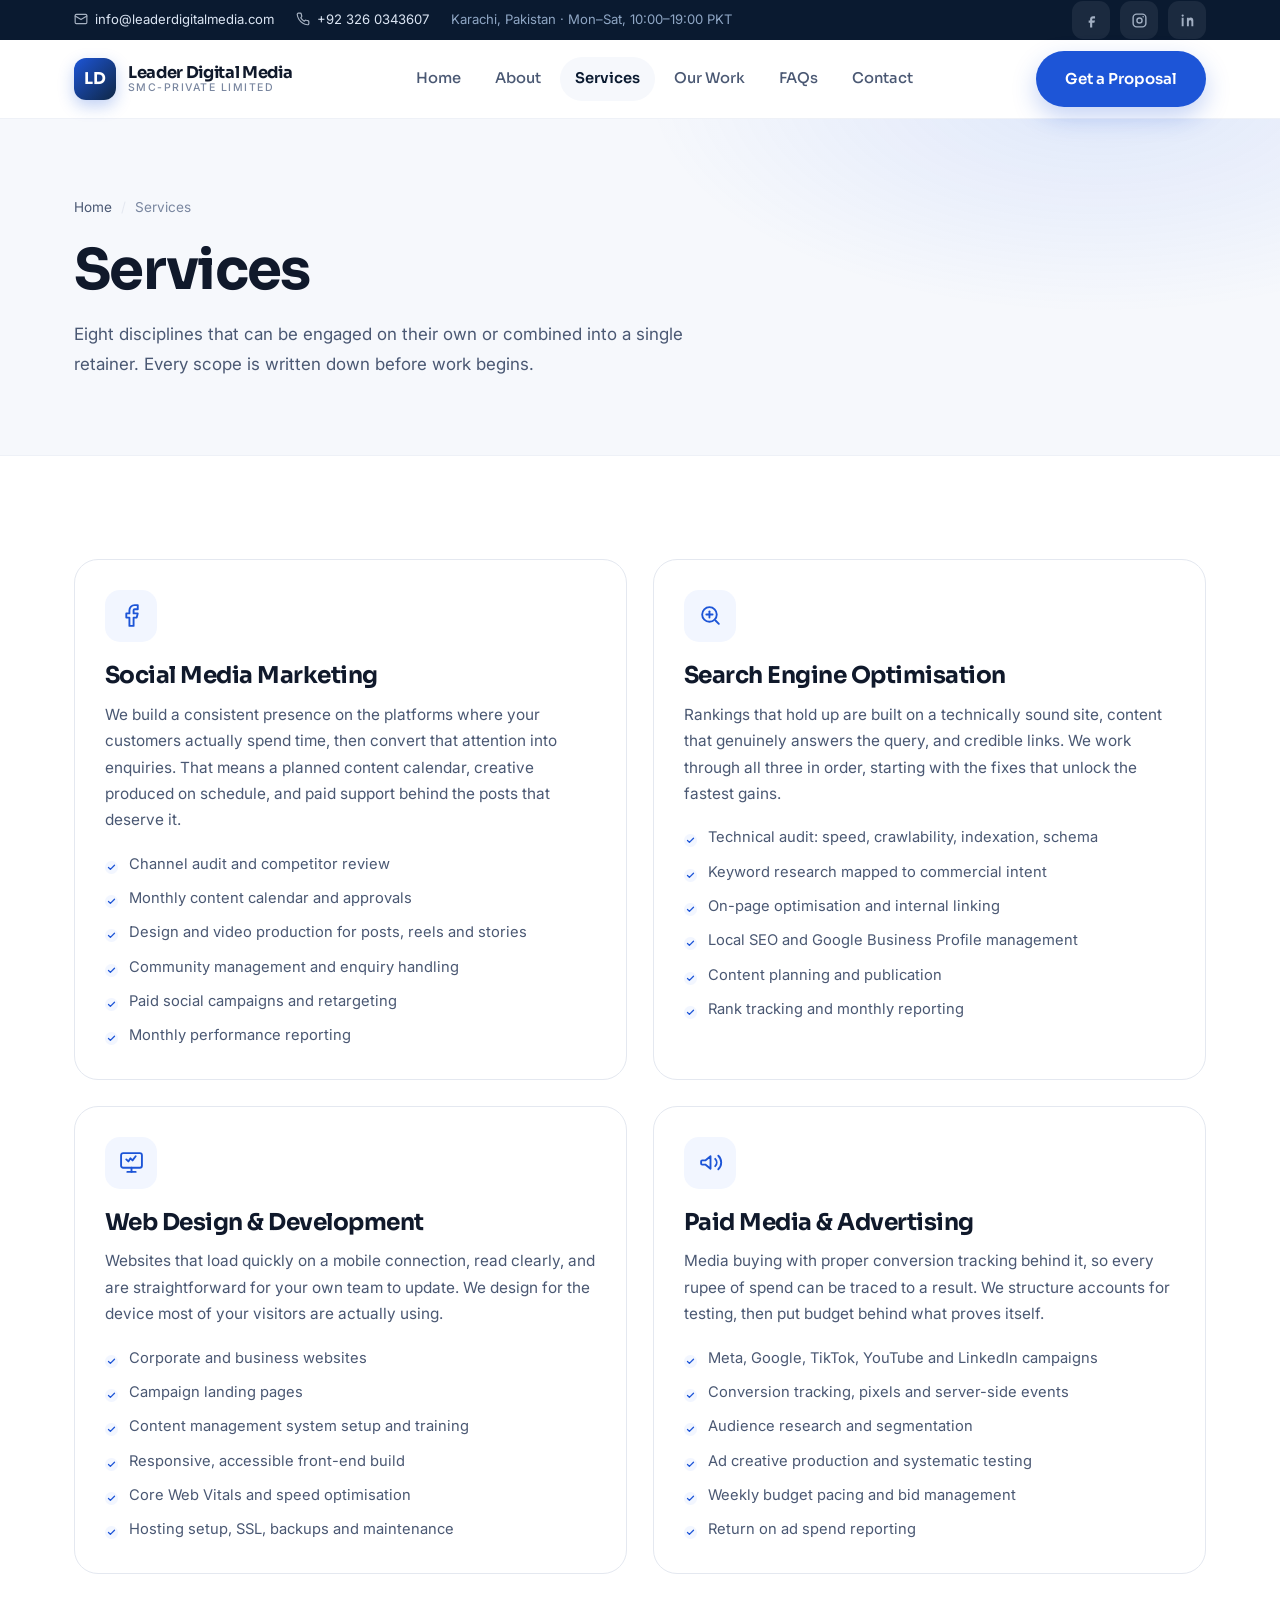
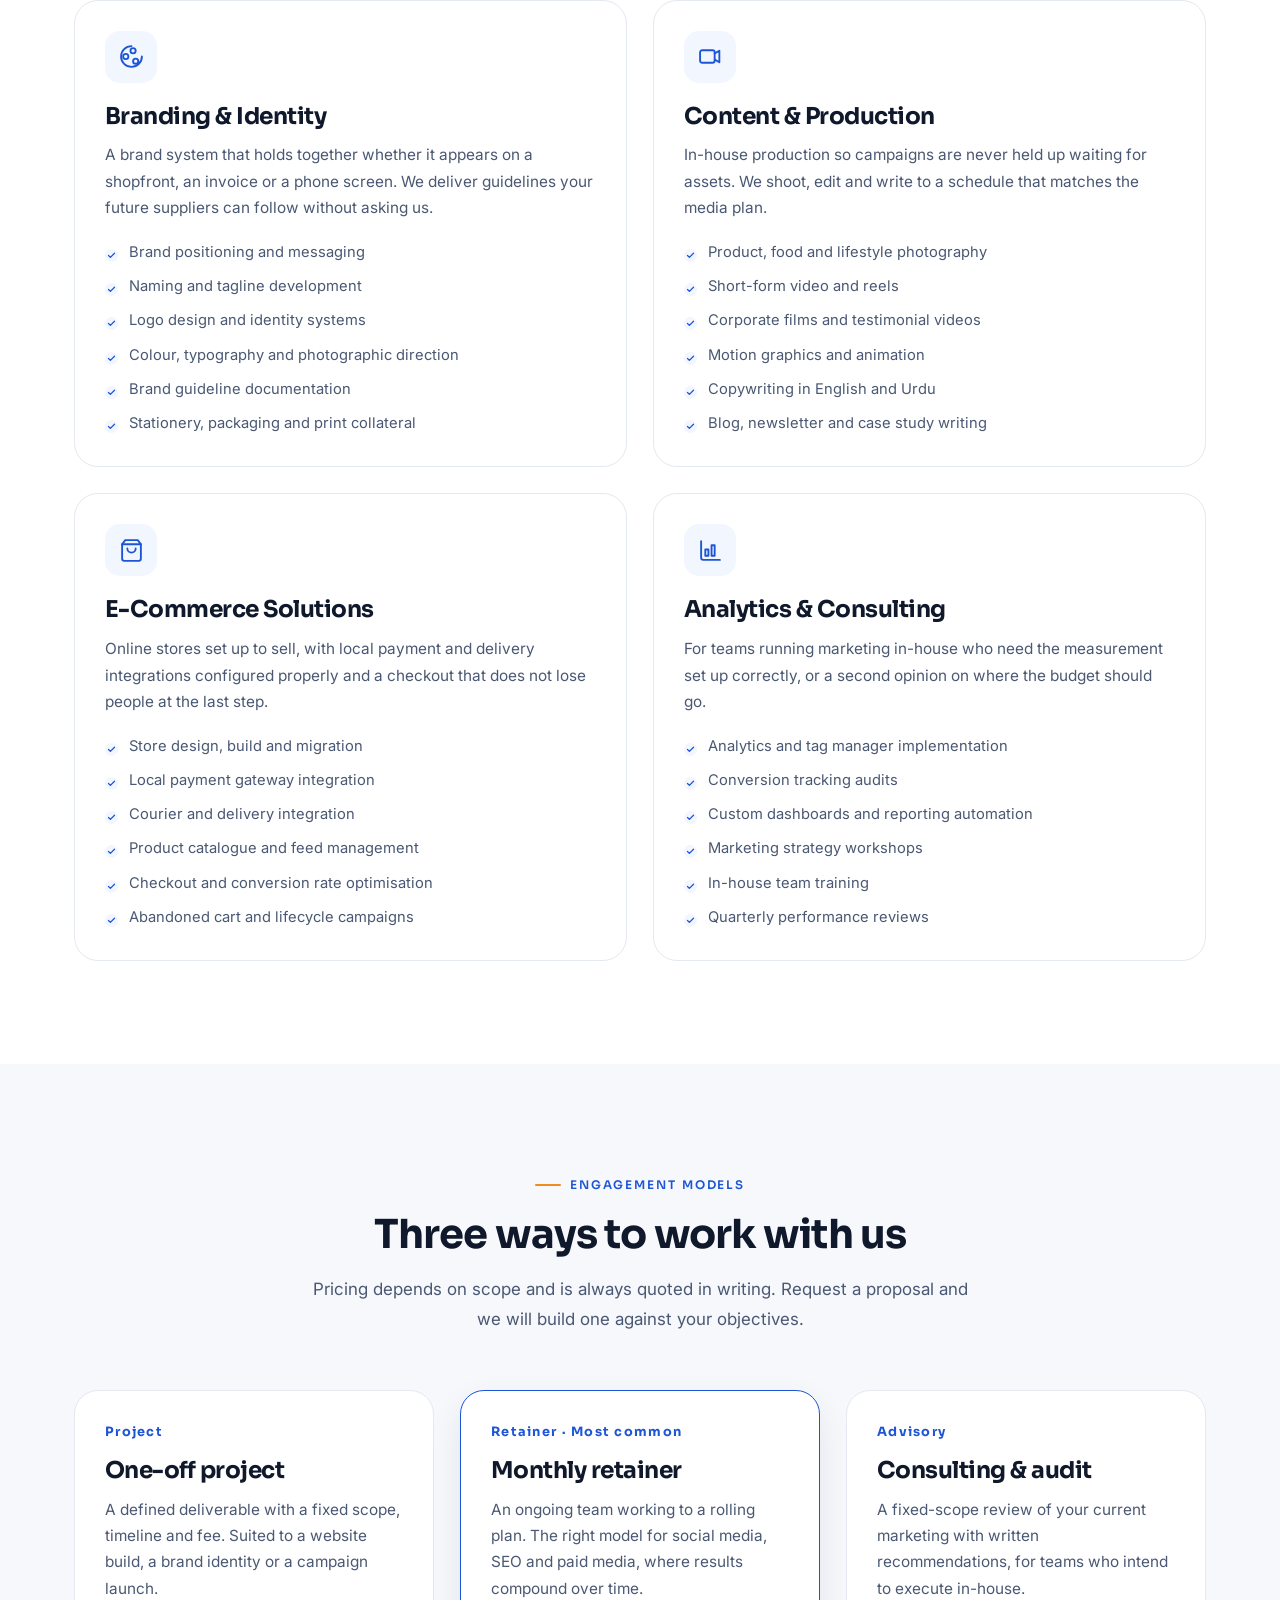
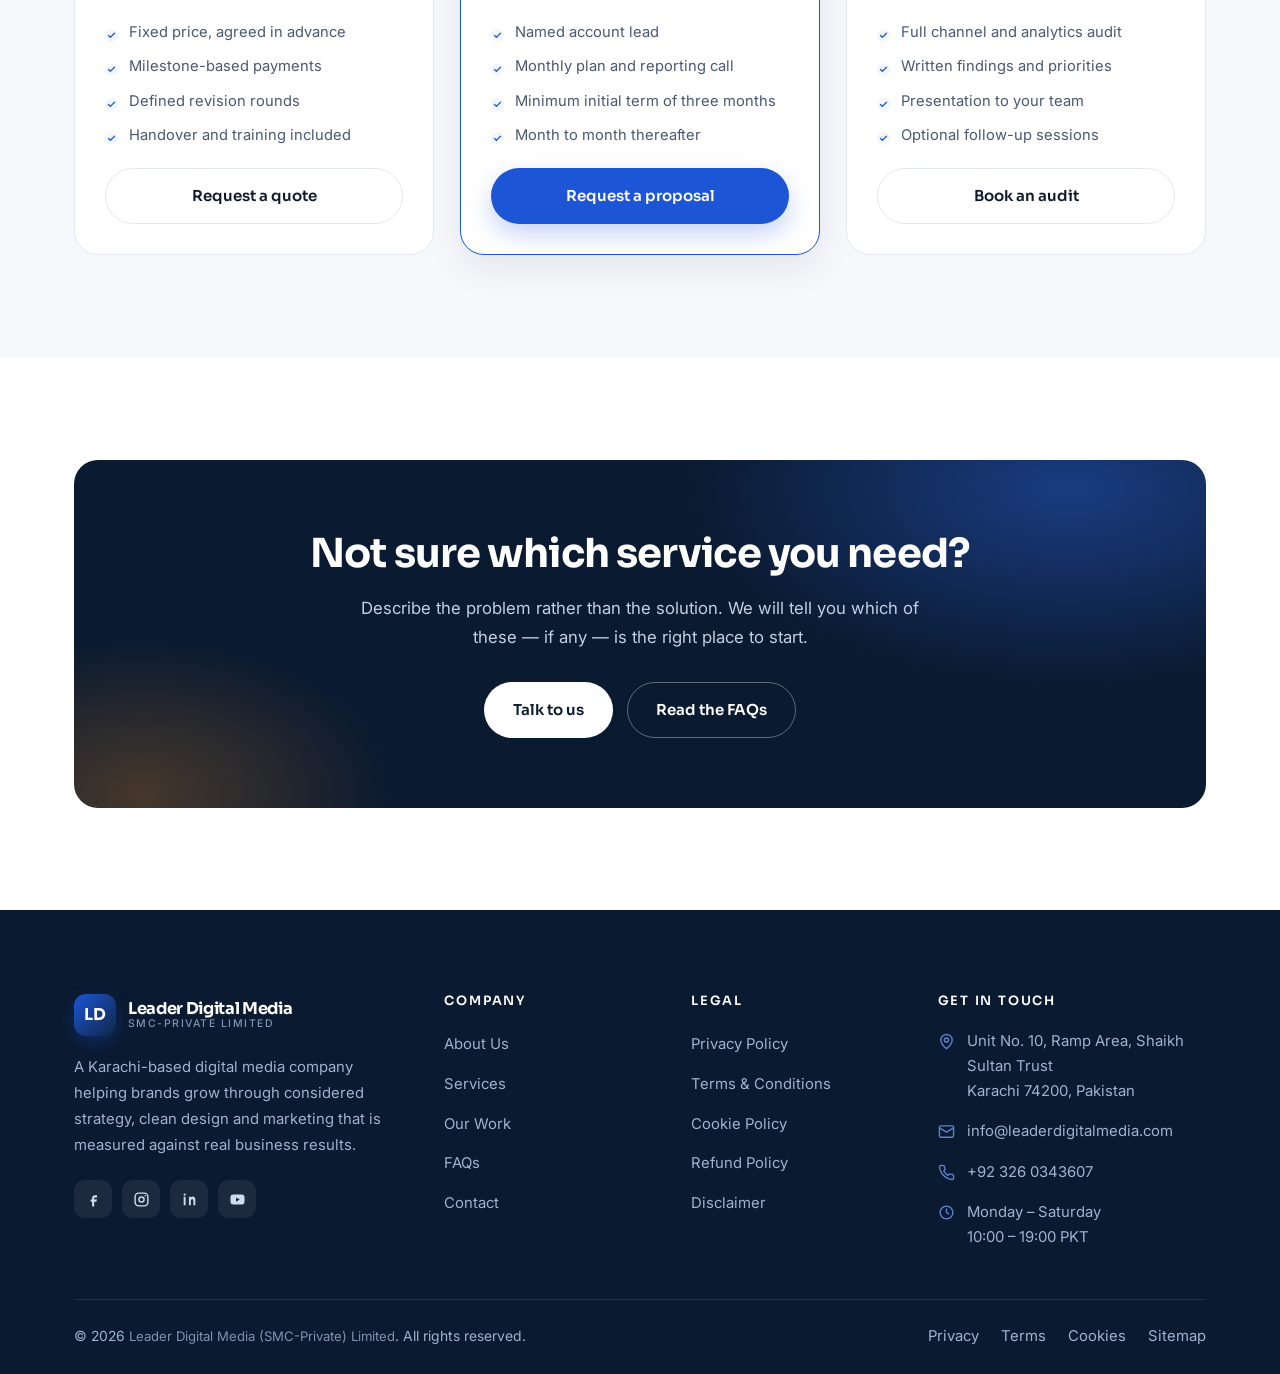
<file: services.html>
<!DOCTYPE html>
<html lang="en">
<head>
<meta charset="utf-8">
<meta name="viewport" content="width=device-width, initial-scale=1">
<title>Our Services | Digital Marketing, SEO & Web Development | Leader Digital Media</title>
<meta name="description" content="Explore our services: social media marketing, search engine optimisation, web design and development, paid media buying, branding, content production and e-commerce.">
<meta name="author" content="Leader Digital Media (SMC-Private) Limited">
<meta name="robots" content="index, follow">
<meta name="google-site-verification" content="y5hjlefByO8rSD1HvEyz4yO1it33WcrWJiezWzdtrhw">
<link rel="canonical" href="https://leaderdigitalmedia.vercel.app/services.html">
<meta property="og:type" content="website">
<meta property="og:site_name" content="Leader Digital Media">
<meta property="og:title" content="Our Services | Digital Marketing, SEO & Web Development | Leader Digital Media">
<meta property="og:description" content="Explore our services: social media marketing, search engine optimisation, web design and development, paid media buying, branding, content production and e-commerce.">
<meta property="og:url" content="https://leaderdigitalmedia.vercel.app/services.html">
<meta property="og:locale" content="en_PK">
<meta name="twitter:card" content="summary_large_image">
<meta name="theme-color" content="#0a1a30">
<link rel="icon" href="data:image/svg+xml,%3Csvg xmlns='http://www.w3.org/2000/svg' viewBox='0 0 64 64'%3E%3Crect width='64' height='64' rx='14' fill='%231d55d7'/%3E%3Ctext x='32' y='43' font-family='Helvetica,Arial,sans-serif' font-size='30' font-weight='bold' fill='white' text-anchor='middle'%3ELD%3C/text%3E%3C/svg%3E">
<link rel="preconnect" href="https://fonts.googleapis.com">
<link rel="preconnect" href="https://fonts.gstatic.com" crossorigin>
<link href="https://fonts.googleapis.com/css2?family=Sora:wght@400;500;600;700&family=Inter:wght@400;500;600&display=swap" rel="stylesheet">
<link rel="stylesheet" href="assets/css/style.css">
</head>
<body>
<a class="skip-link" href="#main">Skip to main content</a>

<header class="site-header">
  <div class="topbar">
    <div class="wrap">
      <ul class="topbar-list">
        <li><a href="mailto:info@leaderdigitalmedia.com"><svg viewBox="0 0 24 24" fill="none" stroke="currentColor" stroke-width="2" stroke-linecap="round" stroke-linejoin="round"><rect x="2" y="4" width="20" height="16" rx="2"/><path d="m22 7-10 6L2 7"/></svg>info@leaderdigitalmedia.com</a></li>
        <li><a href="tel:+923260343607"><svg viewBox="0 0 24 24" fill="none" stroke="currentColor" stroke-width="2" stroke-linecap="round" stroke-linejoin="round"><path d="M22 16.9v3a2 2 0 0 1-2.2 2 19.8 19.8 0 0 1-8.6-3.1 19.5 19.5 0 0 1-6-6A19.8 19.8 0 0 1 2.1 4.2 2 2 0 0 1 4.1 2h3a2 2 0 0 1 2 1.7c.1 1 .4 1.9.7 2.8a2 2 0 0 1-.5 2.1L8.1 9.9a16 16 0 0 0 6 6l1.3-1.3a2 2 0 0 1 2.1-.4c.9.3 1.8.6 2.8.7a2 2 0 0 1 1.7 2z"/></svg>+92 326 0343607</a></li>
        <li class="topbar-tag">Karachi, Pakistan &middot; Mon&ndash;Sat, 10:00&ndash;19:00 PKT</li>
      </ul>
      <div class="social" aria-label="Social media">
        <a href="#" aria-label="Facebook"><svg viewBox="0 0 24 24" fill="currentColor"><path d="M14 9h3V6h-3c-2.2 0-4 1.8-4 4v2H8v3h2v7h3v-7h3l1-3h-4v-2c0-.6.4-1 1-1z"/></svg></a>
        <a href="#" aria-label="Instagram"><svg viewBox="0 0 24 24" fill="none" stroke="currentColor" stroke-width="2"><rect x="3" y="3" width="18" height="18" rx="5"/><circle cx="12" cy="12" r="3.6"/><circle cx="17.2" cy="6.8" r="1.1" fill="currentColor" stroke="none"/></svg></a>
        <a href="#" aria-label="LinkedIn"><svg viewBox="0 0 24 24" fill="currentColor"><path d="M6.5 8H3.8v12h2.7V8zM5.2 3.5a1.6 1.6 0 1 0 0 3.2 1.6 1.6 0 0 0 0-3.2zM20.2 20h-2.7v-6.1c0-1.5-.6-2.3-1.7-2.3-1.2 0-1.9.8-1.9 2.3V20h-2.7V8h2.6v1.2c.6-.9 1.6-1.5 2.9-1.5 2.2 0 3.5 1.4 3.5 4.1V20z"/></svg></a>
      </div>
    </div>
  </div>
  <div class="wrap">
    <nav class="nav" aria-label="Main navigation">
      <a class="brand" href="index.html">
        <span class="brand-mark" aria-hidden="true">LD</span>
        <span class="brand-text">
          <span class="brand-name">Leader Digital Media</span>
          <span class="brand-sub">SMC-Private Limited</span>
        </span>
      </a>
      <ul class="nav-menu" id="nav-menu">
      <li><a href="index.html">Home</a></li>
      <li><a href="about.html">About</a></li>
      <li><a href="services.html" class="active" aria-current="page">Services</a></li>
      <li><a href="portfolio.html">Our Work</a></li>
      <li><a href="faq.html">FAQs</a></li>
      <li><a href="contact.html">Contact</a></li>
        <li class="nav-cta"><a href="contact.html">Get a Proposal</a></li>
      </ul>
      <div class="nav-actions">
        <a class="btn btn-primary" href="contact.html">Get a Proposal</a>
        <button class="nav-toggle" type="button" aria-label="Toggle navigation menu" aria-expanded="false" aria-controls="nav-menu"><span></span></button>
      </div>
    </nav>
  </div>
</header>
<main id="main">
<section class="page-hero">
  <div class="wrap">
    <ul class="crumb"><li><a href="index.html">Home</a></li><li>Services</li></ul>
    <h1>Services</h1>
    <p>Eight disciplines that can be engaged on their own or combined into a single retainer. Every scope is written down before work begins.</p>
  </div>
</section>

<section class="section">
  <div class="wrap">
    <div class="grid g-2">

      <article class="card reveal" id="social" style="scroll-margin-top:120px">
        <span class="card-ico"><svg viewBox="0 0 24 24" fill="none" stroke="currentColor" stroke-width="1.8" stroke-linecap="round" stroke-linejoin="round"><path d="M18 2h-3a5 5 0 0 0-5 5v3H7v4h3v8h4v-8h3l1-4h-4V7a1 1 0 0 1 1-1h3z"/></svg></span>
        <h3>Social Media Marketing</h3>
        <p>We build a consistent presence on the platforms where your customers actually spend time, then convert that attention into enquiries. That means a planned content calendar, creative produced on schedule, and paid support behind the posts that deserve it.</p>
        <ul class="card-list">
          <li>Channel audit and competitor review</li>
          <li>Monthly content calendar and approvals</li>
          <li>Design and video production for posts, reels and stories</li>
          <li>Community management and enquiry handling</li>
          <li>Paid social campaigns and retargeting</li>
          <li>Monthly performance reporting</li>
        </ul>
      </article>

      <article class="card reveal" id="seo" style="scroll-margin-top:120px">
        <span class="card-ico"><svg viewBox="0 0 24 24" fill="none" stroke="currentColor" stroke-width="1.8" stroke-linecap="round" stroke-linejoin="round"><circle cx="11" cy="11" r="7"/><path d="m20 20-3.2-3.2"/><path d="M8 11h6"/><path d="M11 8v6"/></svg></span>
        <h3>Search Engine Optimisation</h3>
        <p>Rankings that hold up are built on a technically sound site, content that genuinely answers the query, and credible links. We work through all three in order, starting with the fixes that unlock the fastest gains.</p>
        <ul class="card-list">
          <li>Technical audit: speed, crawlability, indexation, schema</li>
          <li>Keyword research mapped to commercial intent</li>
          <li>On-page optimisation and internal linking</li>
          <li>Local SEO and Google Business Profile management</li>
          <li>Content planning and publication</li>
          <li>Rank tracking and monthly reporting</li>
        </ul>
      </article>

      <article class="card reveal" id="web" style="scroll-margin-top:120px">
        <span class="card-ico"><svg viewBox="0 0 24 24" fill="none" stroke="currentColor" stroke-width="1.8" stroke-linecap="round" stroke-linejoin="round"><rect x="2" y="3" width="20" height="14" rx="2"/><path d="M8 21h8"/><path d="M12 17v4"/><path d="m7 9 2 2 2-3 2 2 3-4"/></svg></span>
        <h3>Web Design &amp; Development</h3>
        <p>Websites that load quickly on a mobile connection, read clearly, and are straightforward for your own team to update. We design for the device most of your visitors are actually using.</p>
        <ul class="card-list">
          <li>Corporate and business websites</li>
          <li>Campaign landing pages</li>
          <li>Content management system setup and training</li>
          <li>Responsive, accessible front-end build</li>
          <li>Core Web Vitals and speed optimisation</li>
          <li>Hosting setup, SSL, backups and maintenance</li>
        </ul>
      </article>

      <article class="card reveal" id="ads" style="scroll-margin-top:120px">
        <span class="card-ico"><svg viewBox="0 0 24 24" fill="none" stroke="currentColor" stroke-width="1.8" stroke-linecap="round" stroke-linejoin="round"><path d="M3 11v2a1 1 0 0 0 1 1h3l5 4V6L7 10H4a1 1 0 0 0-1 1z"/><path d="M16.5 8.5a5 5 0 0 1 0 7"/><path d="M19.5 5.5a9 9 0 0 1 0 13"/></svg></span>
        <h3>Paid Media &amp; Advertising</h3>
        <p>Media buying with proper conversion tracking behind it, so every rupee of spend can be traced to a result. We structure accounts for testing, then put budget behind what proves itself.</p>
        <ul class="card-list">
          <li>Meta, Google, TikTok, YouTube and LinkedIn campaigns</li>
          <li>Conversion tracking, pixels and server-side events</li>
          <li>Audience research and segmentation</li>
          <li>Ad creative production and systematic testing</li>
          <li>Weekly budget pacing and bid management</li>
          <li>Return on ad spend reporting</li>
        </ul>
      </article>

      <article class="card reveal" id="branding" style="scroll-margin-top:120px">
        <span class="card-ico"><svg viewBox="0 0 24 24" fill="none" stroke="currentColor" stroke-width="1.8" stroke-linecap="round" stroke-linejoin="round"><circle cx="13.5" cy="6.5" r="2.5"/><circle cx="6.5" cy="12" r="2.5"/><circle cx="16" cy="16.5" r="2.5"/><path d="M12 2a10 10 0 1 0 10 10"/></svg></span>
        <h3>Branding &amp; Identity</h3>
        <p>A brand system that holds together whether it appears on a shopfront, an invoice or a phone screen. We deliver guidelines your future suppliers can follow without asking us.</p>
        <ul class="card-list">
          <li>Brand positioning and messaging</li>
          <li>Naming and tagline development</li>
          <li>Logo design and identity systems</li>
          <li>Colour, typography and photographic direction</li>
          <li>Brand guideline documentation</li>
          <li>Stationery, packaging and print collateral</li>
        </ul>
      </article>

      <article class="card reveal" id="content" style="scroll-margin-top:120px">
        <span class="card-ico"><svg viewBox="0 0 24 24" fill="none" stroke="currentColor" stroke-width="1.8" stroke-linecap="round" stroke-linejoin="round"><path d="m16 9 4.5-2.5v11L16 15"/><rect x="2" y="6" width="14" height="12" rx="2"/></svg></span>
        <h3>Content &amp; Production</h3>
        <p>In-house production so campaigns are never held up waiting for assets. We shoot, edit and write to a schedule that matches the media plan.</p>
        <ul class="card-list">
          <li>Product, food and lifestyle photography</li>
          <li>Short-form video and reels</li>
          <li>Corporate films and testimonial videos</li>
          <li>Motion graphics and animation</li>
          <li>Copywriting in English and Urdu</li>
          <li>Blog, newsletter and case study writing</li>
        </ul>
      </article>

      <article class="card reveal" id="ecommerce" style="scroll-margin-top:120px">
        <span class="card-ico"><svg viewBox="0 0 24 24" fill="none" stroke="currentColor" stroke-width="1.8" stroke-linecap="round" stroke-linejoin="round"><path d="M6 2 3 6v14a2 2 0 0 0 2 2h14a2 2 0 0 0 2-2V6l-3-4z"/><path d="M3 6h18"/><path d="M16 10a4 4 0 0 1-8 0"/></svg></span>
        <h3>E-Commerce Solutions</h3>
        <p>Online stores set up to sell, with local payment and delivery integrations configured properly and a checkout that does not lose people at the last step.</p>
        <ul class="card-list">
          <li>Store design, build and migration</li>
          <li>Local payment gateway integration</li>
          <li>Courier and delivery integration</li>
          <li>Product catalogue and feed management</li>
          <li>Checkout and conversion rate optimisation</li>
          <li>Abandoned cart and lifecycle campaigns</li>
        </ul>
      </article>

      <article class="card reveal" id="consulting" style="scroll-margin-top:120px">
        <span class="card-ico"><svg viewBox="0 0 24 24" fill="none" stroke="currentColor" stroke-width="1.8" stroke-linecap="round" stroke-linejoin="round"><path d="M3 3v16a2 2 0 0 0 2 2h16"/><rect x="7" y="11" width="3" height="6"/><rect x="13" y="7" width="3" height="10"/></svg></span>
        <h3>Analytics &amp; Consulting</h3>
        <p>For teams running marketing in-house who need the measurement set up correctly, or a second opinion on where the budget should go.</p>
        <ul class="card-list">
          <li>Analytics and tag manager implementation</li>
          <li>Conversion tracking audits</li>
          <li>Custom dashboards and reporting automation</li>
          <li>Marketing strategy workshops</li>
          <li>In-house team training</li>
          <li>Quarterly performance reviews</li>
        </ul>
      </article>

    </div>
  </div>
</section>

<section class="section bg-alt">
  <div class="wrap">
    <div class="section-head center reveal">
      <span class="eyebrow">Engagement models</span>
      <h2>Three ways to work with us</h2>
      <p>Pricing depends on scope and is always quoted in writing. Request a proposal and we will build one against your objectives.</p>
    </div>
    <div class="grid g-3">
      <article class="card reveal">
        <span class="card-num">Project</span>
        <h3>One-off project</h3>
        <p>A defined deliverable with a fixed scope, timeline and fee. Suited to a website build, a brand identity or a campaign launch.</p>
        <ul class="card-list">
          <li>Fixed price, agreed in advance</li>
          <li>Milestone-based payments</li>
          <li>Defined revision rounds</li>
          <li>Handover and training included</li>
        </ul>
        <div class="card-foot"><a class="btn btn-ghost" href="contact.html" style="width:100%">Request a quote</a></div>
      </article>
      <article class="card reveal" style="border-color:var(--blue-600);box-shadow:var(--shadow-md)">
        <span class="card-num">Retainer &middot; Most common</span>
        <h3>Monthly retainer</h3>
        <p>An ongoing team working to a rolling plan. The right model for social media, SEO and paid media, where results compound over time.</p>
        <ul class="card-list">
          <li>Named account lead</li>
          <li>Monthly plan and reporting call</li>
          <li>Minimum initial term of three months</li>
          <li>Month to month thereafter</li>
        </ul>
        <div class="card-foot"><a class="btn btn-primary" href="contact.html" style="width:100%">Request a proposal</a></div>
      </article>
      <article class="card reveal">
        <span class="card-num">Advisory</span>
        <h3>Consulting &amp; audit</h3>
        <p>A fixed-scope review of your current marketing with written recommendations, for teams who intend to execute in-house.</p>
        <ul class="card-list">
          <li>Full channel and analytics audit</li>
          <li>Written findings and priorities</li>
          <li>Presentation to your team</li>
          <li>Optional follow-up sessions</li>
        </ul>
        <div class="card-foot"><a class="btn btn-ghost" href="contact.html" style="width:100%">Book an audit</a></div>
      </article>
    </div>
  </div>
</section>

<section class="section">
  <div class="wrap">
    <div class="cta reveal">
      <h2>Not sure which service you need?</h2>
      <p>Describe the problem rather than the solution. We will tell you which of these &mdash; if any &mdash; is the right place to start.</p>
      <div class="btn-row center"><a class="btn btn-light" href="contact.html">Talk to us</a><a class="btn btn-outline-light" href="faq.html">Read the FAQs</a></div>
    </div>
  </div>
</section>
</main>
<footer class="site-footer">
  <div class="wrap">
    <div class="footer-grid">
      <div class="footer-about">
        <div class="brand footer-brand">
          <span class="brand-mark" aria-hidden="true">LD</span>
          <span class="brand-text">
            <span class="brand-name">Leader Digital Media</span>
            <span class="brand-sub">SMC-Private Limited</span>
          </span>
        </div>
        <p>A Karachi-based digital media company helping brands grow through considered strategy, clean design and marketing that is measured against real business results.</p>
        <div class="social" aria-label="Social media">
          <a href="#" aria-label="Facebook"><svg viewBox="0 0 24 24" fill="currentColor"><path d="M14 9h3V6h-3c-2.2 0-4 1.8-4 4v2H8v3h2v7h3v-7h3l1-3h-4v-2c0-.6.4-1 1-1z"/></svg></a>
        <a href="#" aria-label="Instagram"><svg viewBox="0 0 24 24" fill="none" stroke="currentColor" stroke-width="2"><rect x="3" y="3" width="18" height="18" rx="5"/><circle cx="12" cy="12" r="3.6"/><circle cx="17.2" cy="6.8" r="1.1" fill="currentColor" stroke="none"/></svg></a>
        <a href="#" aria-label="LinkedIn"><svg viewBox="0 0 24 24" fill="currentColor"><path d="M6.5 8H3.8v12h2.7V8zM5.2 3.5a1.6 1.6 0 1 0 0 3.2 1.6 1.6 0 0 0 0-3.2zM20.2 20h-2.7v-6.1c0-1.5-.6-2.3-1.7-2.3-1.2 0-1.9.8-1.9 2.3V20h-2.7V8h2.6v1.2c.6-.9 1.6-1.5 2.9-1.5 2.2 0 3.5 1.4 3.5 4.1V20z"/></svg></a>
        <a href="#" aria-label="YouTube"><svg viewBox="0 0 24 24" fill="currentColor"><path d="M21.6 7.2a2.5 2.5 0 0 0-1.7-1.8C18.3 5 12 5 12 5s-6.3 0-7.9.4A2.5 2.5 0 0 0 2.4 7.2 26 26 0 0 0 2 12a26 26 0 0 0 .4 4.8 2.5 2.5 0 0 0 1.7 1.8C5.7 19 12 19 12 19s6.3 0 7.9-.4a2.5 2.5 0 0 0 1.7-1.8A26 26 0 0 0 22 12a26 26 0 0 0-.4-4.8zM10 15V9l5.2 3L10 15z"/></svg></a>
        </div>
      </div>

      <div>
        <h4>Company</h4>
        <ul class="footer-links">
          <li><a href="about.html">About Us</a></li>
          <li><a href="services.html">Services</a></li>
          <li><a href="portfolio.html">Our Work</a></li>
          <li><a href="faq.html">FAQs</a></li>
          <li><a href="contact.html">Contact</a></li>
        </ul>
      </div>

      <div>
        <h4>Legal</h4>
        <ul class="footer-links">
          <li><a href="privacy-policy.html">Privacy Policy</a></li>
          <li><a href="terms-and-conditions.html">Terms &amp; Conditions</a></li>
          <li><a href="cookie-policy.html">Cookie Policy</a></li>
          <li><a href="refund-policy.html">Refund Policy</a></li>
          <li><a href="disclaimer.html">Disclaimer</a></li>
        </ul>
      </div>

      <div>
        <h4>Get in Touch</h4>
        <ul class="footer-contact">
          <li>
            <svg viewBox="0 0 24 24" fill="none" stroke="currentColor" stroke-width="2" stroke-linecap="round" stroke-linejoin="round"><path d="M20 10c0 6-8 12-8 12s-8-6-8-12a8 8 0 0 1 16 0z"/><circle cx="12" cy="10" r="3"/></svg>
            <address>Unit No. 10, Ramp Area, Shaikh Sultan Trust<br>Karachi 74200, Pakistan</address>
          </li>
          <li>
            <svg viewBox="0 0 24 24" fill="none" stroke="currentColor" stroke-width="2" stroke-linecap="round" stroke-linejoin="round"><rect x="2" y="4" width="20" height="16" rx="2"/><path d="m22 7-10 6L2 7"/></svg>
            <a href="mailto:info@leaderdigitalmedia.com">info@leaderdigitalmedia.com</a>
          </li>
          <li>
            <svg viewBox="0 0 24 24" fill="none" stroke="currentColor" stroke-width="2" stroke-linecap="round" stroke-linejoin="round"><path d="M22 16.9v3a2 2 0 0 1-2.2 2 19.8 19.8 0 0 1-8.6-3.1 19.5 19.5 0 0 1-6-6A19.8 19.8 0 0 1 2.1 4.2 2 2 0 0 1 4.1 2h3a2 2 0 0 1 2 1.7c.1 1 .4 1.9.7 2.8a2 2 0 0 1-.5 2.1L8.1 9.9a16 16 0 0 0 6 6l1.3-1.3a2 2 0 0 1 2.1-.4c.9.3 1.8.6 2.8.7a2 2 0 0 1 1.7 2z"/></svg>
            <a href="tel:+923260343607">+92 326 0343607</a>
          </li>
          <li>
            <svg viewBox="0 0 24 24" fill="none" stroke="currentColor" stroke-width="2" stroke-linecap="round" stroke-linejoin="round"><circle cx="12" cy="12" r="9"/><path d="M12 7v5l3 2"/></svg>
            <span>Monday &ndash; Saturday<br>10:00 &ndash; 19:00 PKT</span>
          </li>
        </ul>
      </div>
    </div>

    <div class="footer-bottom">
      <span>&copy; <span data-year>2026</span> <span class="footer-legal-name">Leader Digital Media (SMC-Private) Limited</span>. All rights reserved.</span>
      <ul>
        <li><a href="privacy-policy.html">Privacy</a></li>
        <li><a href="terms-and-conditions.html">Terms</a></li>
        <li><a href="cookie-policy.html">Cookies</a></li>
        <li><a href="sitemap.xml">Sitemap</a></li>
      </ul>
    </div>
  </div>
</footer>

<button class="to-top" type="button" aria-label="Back to top">
  <svg viewBox="0 0 24 24" fill="none" stroke="currentColor" stroke-width="2.2" stroke-linecap="round" stroke-linejoin="round"><path d="M12 19V5"/><path d="m5 12 7-7 7 7"/></svg>
</button>

<script src="assets/js/main.js"></script>
</body>
</html>
</file>
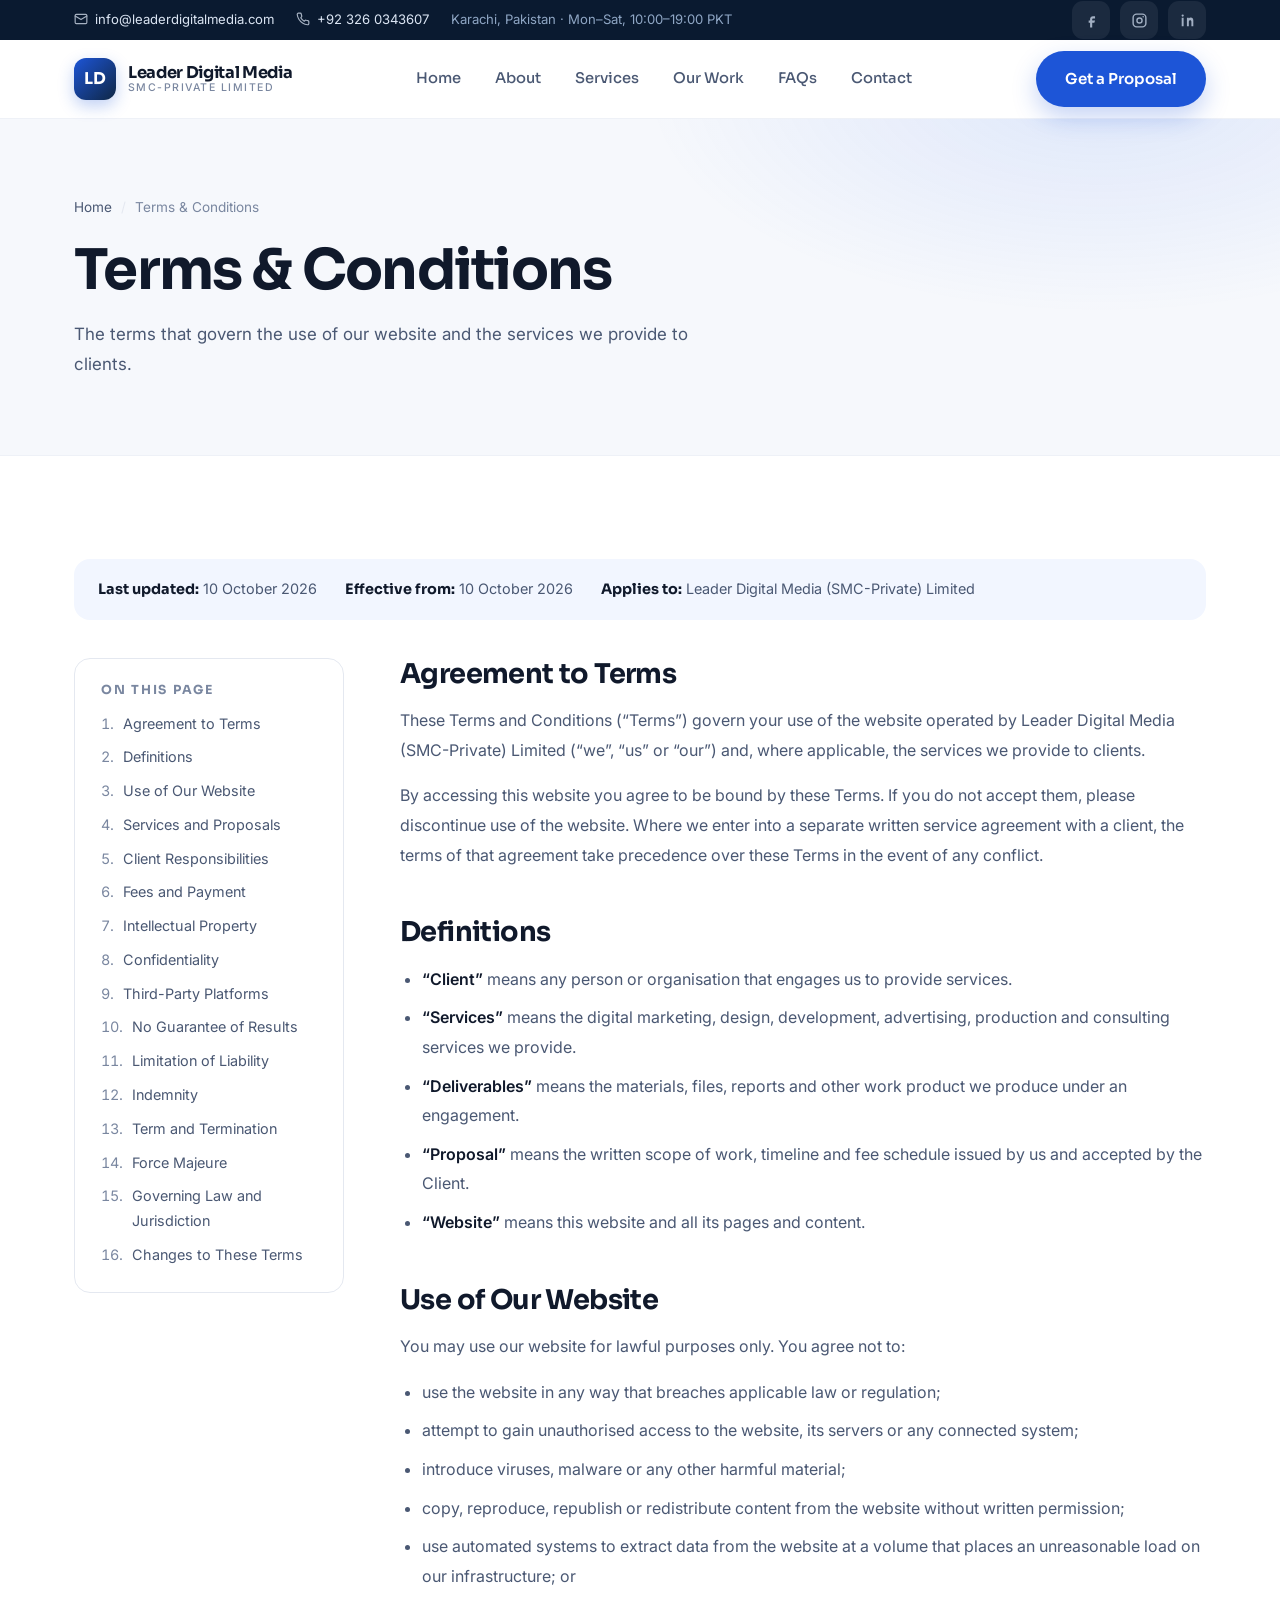
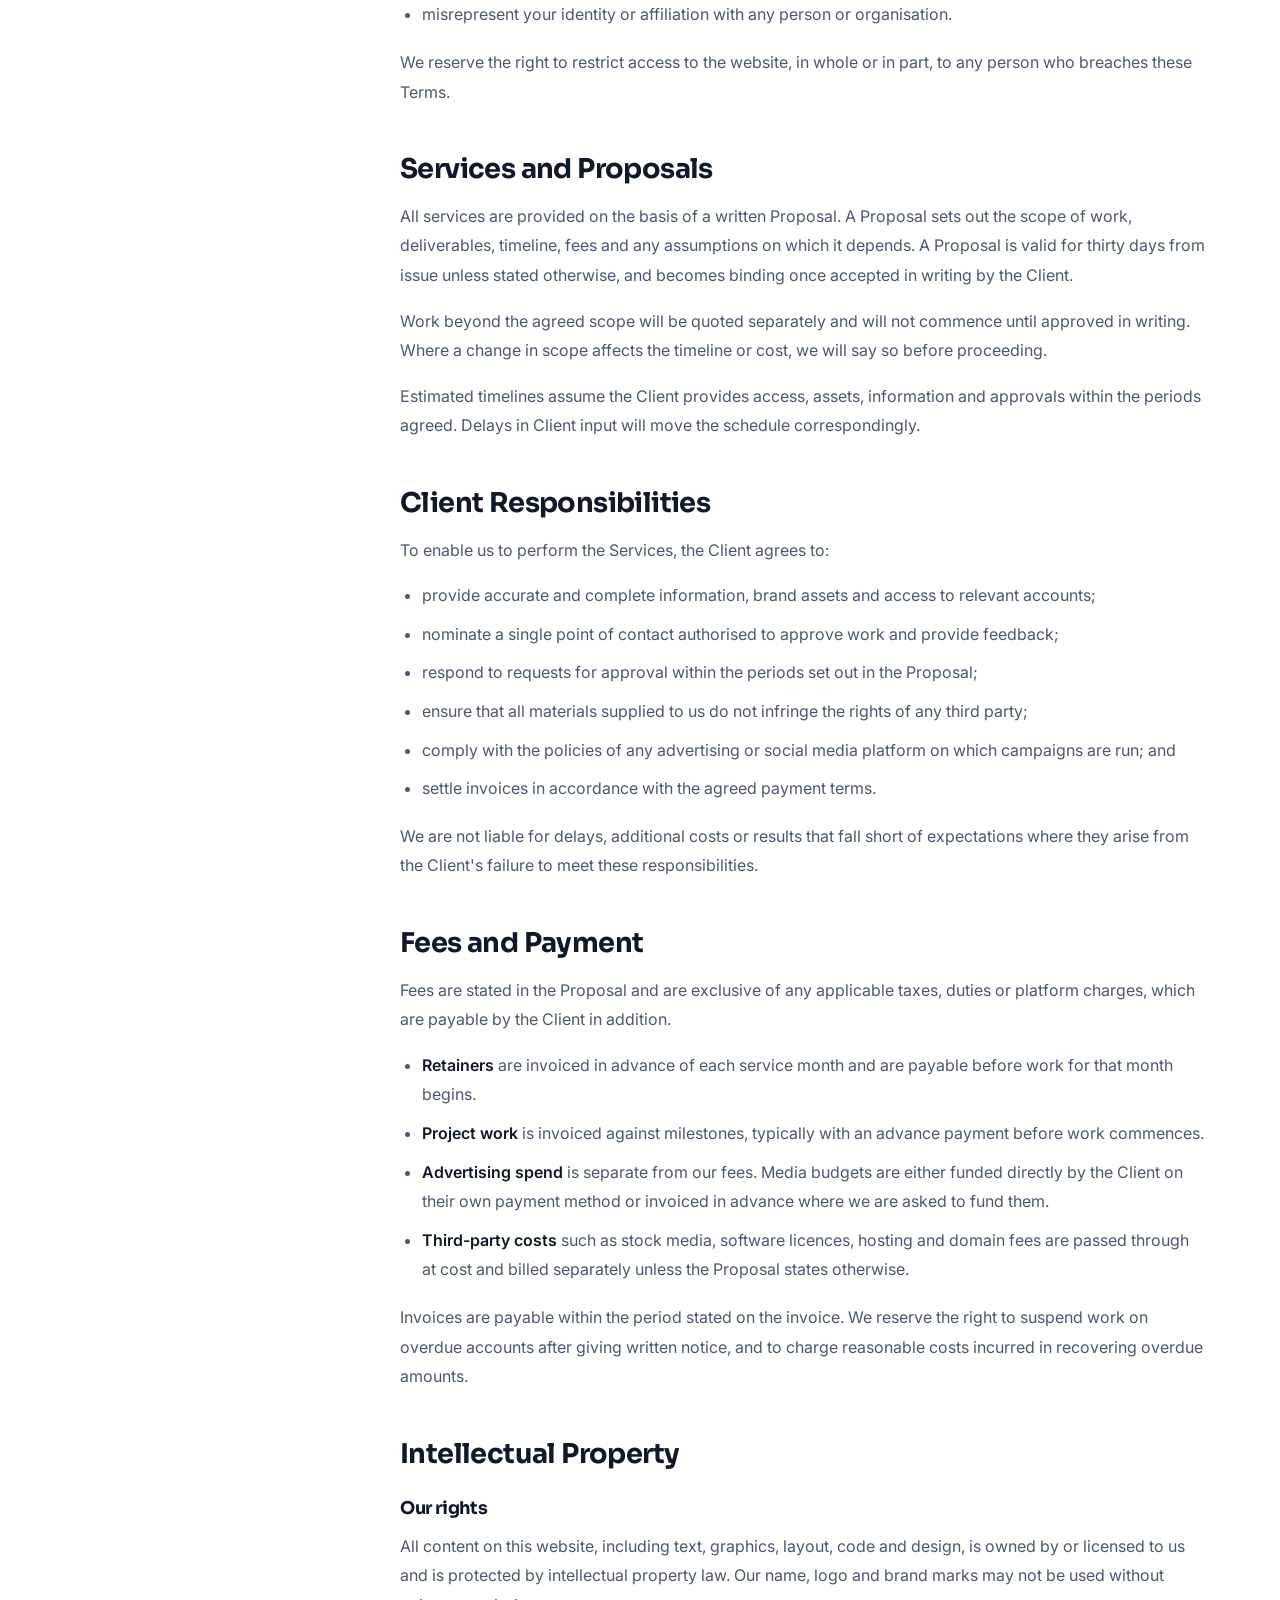
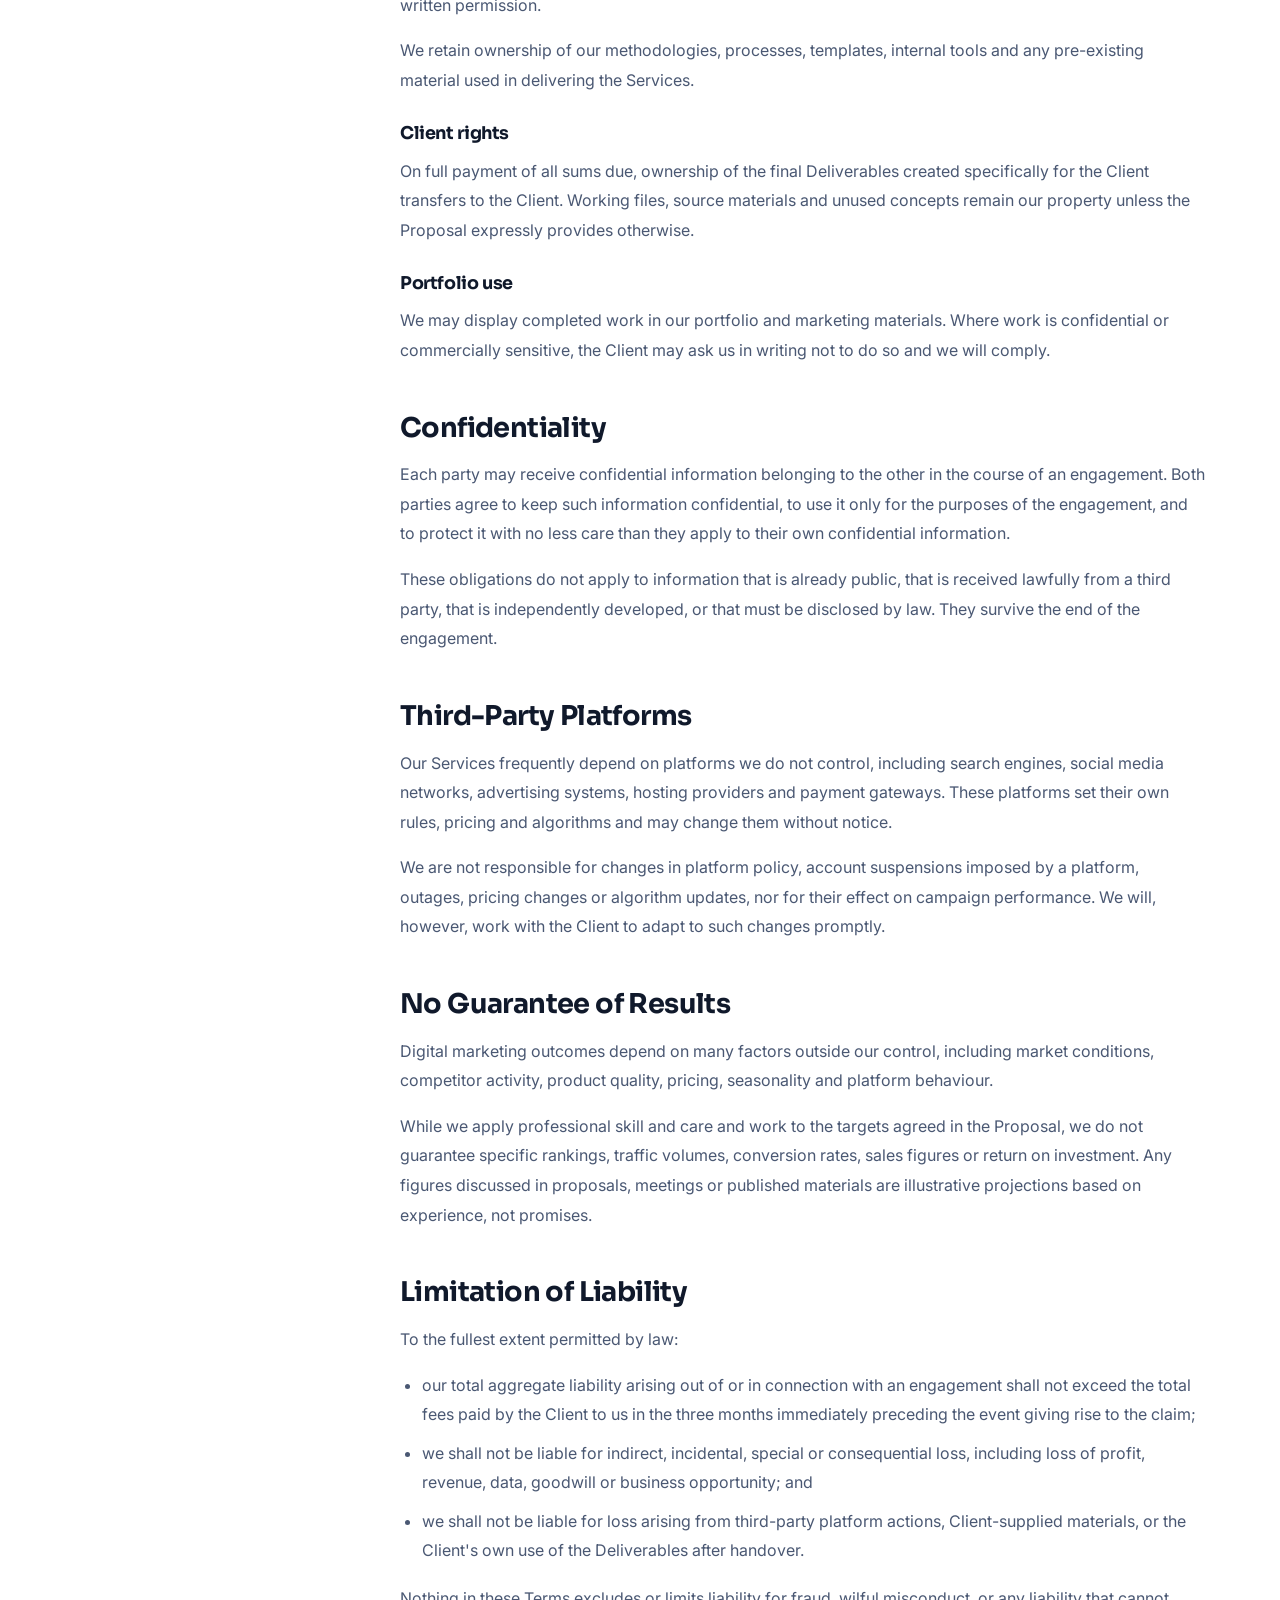
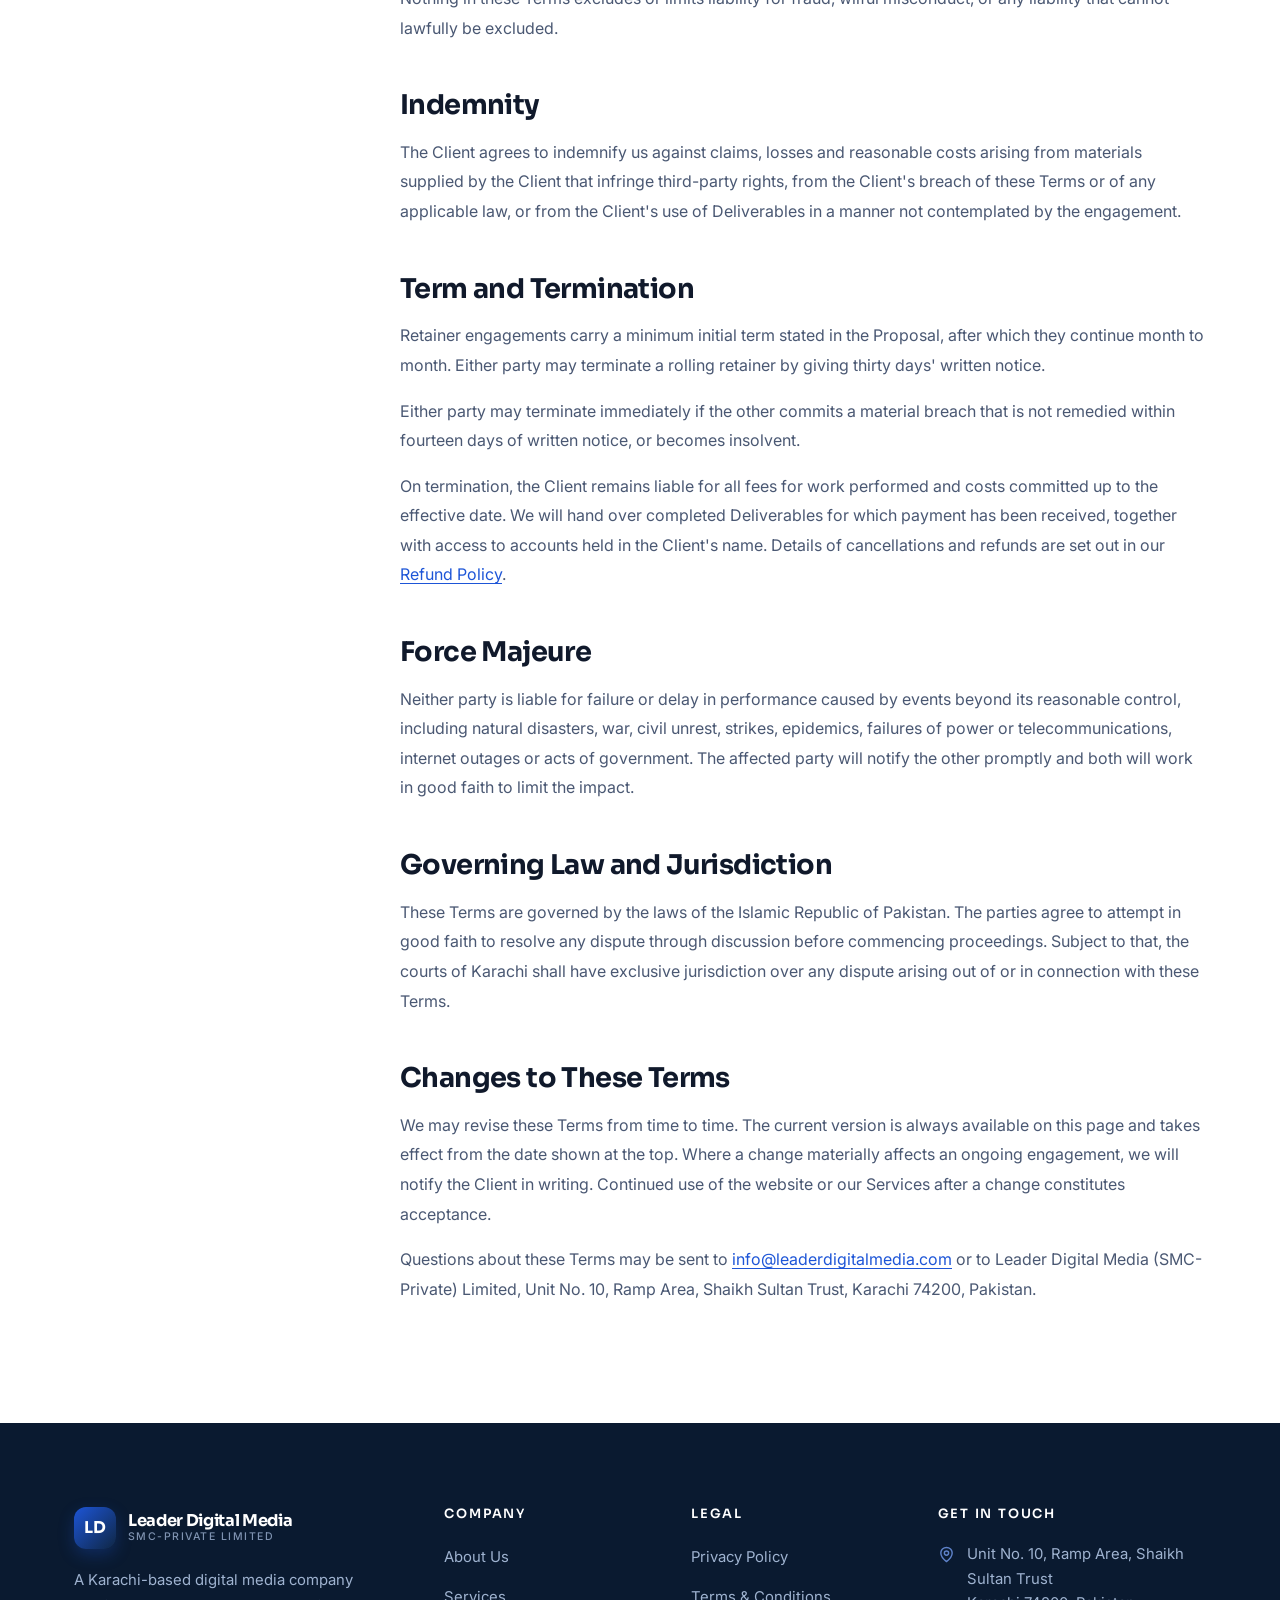
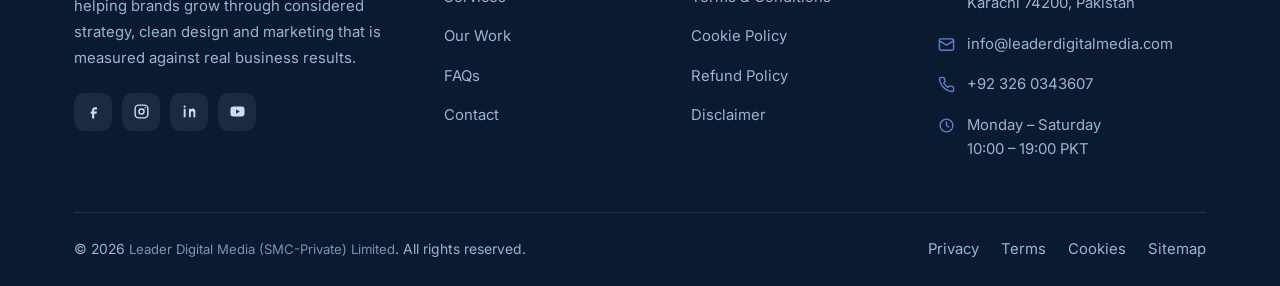
<file: terms-and-conditions.html>
<!DOCTYPE html>
<html lang="en">
<head>
<meta charset="utf-8">
<meta name="viewport" content="width=device-width, initial-scale=1">
<title>Terms & Conditions | Leader Digital Media (SMC-Private) Limited</title>
<meta name="description" content="The terms governing the use of our website and the services provided by Leader Digital Media (SMC-Private) Limited.">
<meta name="author" content="Leader Digital Media (SMC-Private) Limited">
<meta name="robots" content="index, follow">
<meta name="google-site-verification" content="y5hjlefByO8rSD1HvEyz4yO1it33WcrWJiezWzdtrhw">
<link rel="canonical" href="https://leaderdigitalmedia.vercel.app/terms-and-conditions.html">
<meta property="og:type" content="website">
<meta property="og:site_name" content="Leader Digital Media">
<meta property="og:title" content="Terms & Conditions | Leader Digital Media (SMC-Private) Limited">
<meta property="og:description" content="The terms governing the use of our website and the services provided by Leader Digital Media (SMC-Private) Limited.">
<meta property="og:url" content="https://leaderdigitalmedia.vercel.app/terms-and-conditions.html">
<meta property="og:locale" content="en_PK">
<meta name="twitter:card" content="summary_large_image">
<meta name="theme-color" content="#0a1a30">
<link rel="icon" href="data:image/svg+xml,%3Csvg xmlns='http://www.w3.org/2000/svg' viewBox='0 0 64 64'%3E%3Crect width='64' height='64' rx='14' fill='%231d55d7'/%3E%3Ctext x='32' y='43' font-family='Helvetica,Arial,sans-serif' font-size='30' font-weight='bold' fill='white' text-anchor='middle'%3ELD%3C/text%3E%3C/svg%3E">
<link rel="preconnect" href="https://fonts.googleapis.com">
<link rel="preconnect" href="https://fonts.gstatic.com" crossorigin>
<link href="https://fonts.googleapis.com/css2?family=Sora:wght@400;500;600;700&family=Inter:wght@400;500;600&display=swap" rel="stylesheet">
<link rel="stylesheet" href="assets/css/style.css">
</head>
<body>
<a class="skip-link" href="#main">Skip to main content</a>

<header class="site-header">
  <div class="topbar">
    <div class="wrap">
      <ul class="topbar-list">
        <li><a href="mailto:info@leaderdigitalmedia.com"><svg viewBox="0 0 24 24" fill="none" stroke="currentColor" stroke-width="2" stroke-linecap="round" stroke-linejoin="round"><rect x="2" y="4" width="20" height="16" rx="2"/><path d="m22 7-10 6L2 7"/></svg>info@leaderdigitalmedia.com</a></li>
        <li><a href="tel:+923260343607"><svg viewBox="0 0 24 24" fill="none" stroke="currentColor" stroke-width="2" stroke-linecap="round" stroke-linejoin="round"><path d="M22 16.9v3a2 2 0 0 1-2.2 2 19.8 19.8 0 0 1-8.6-3.1 19.5 19.5 0 0 1-6-6A19.8 19.8 0 0 1 2.1 4.2 2 2 0 0 1 4.1 2h3a2 2 0 0 1 2 1.7c.1 1 .4 1.9.7 2.8a2 2 0 0 1-.5 2.1L8.1 9.9a16 16 0 0 0 6 6l1.3-1.3a2 2 0 0 1 2.1-.4c.9.3 1.8.6 2.8.7a2 2 0 0 1 1.7 2z"/></svg>+92 326 0343607</a></li>
        <li class="topbar-tag">Karachi, Pakistan &middot; Mon&ndash;Sat, 10:00&ndash;19:00 PKT</li>
      </ul>
      <div class="social" aria-label="Social media">
        <a href="#" aria-label="Facebook"><svg viewBox="0 0 24 24" fill="currentColor"><path d="M14 9h3V6h-3c-2.2 0-4 1.8-4 4v2H8v3h2v7h3v-7h3l1-3h-4v-2c0-.6.4-1 1-1z"/></svg></a>
        <a href="#" aria-label="Instagram"><svg viewBox="0 0 24 24" fill="none" stroke="currentColor" stroke-width="2"><rect x="3" y="3" width="18" height="18" rx="5"/><circle cx="12" cy="12" r="3.6"/><circle cx="17.2" cy="6.8" r="1.1" fill="currentColor" stroke="none"/></svg></a>
        <a href="#" aria-label="LinkedIn"><svg viewBox="0 0 24 24" fill="currentColor"><path d="M6.5 8H3.8v12h2.7V8zM5.2 3.5a1.6 1.6 0 1 0 0 3.2 1.6 1.6 0 0 0 0-3.2zM20.2 20h-2.7v-6.1c0-1.5-.6-2.3-1.7-2.3-1.2 0-1.9.8-1.9 2.3V20h-2.7V8h2.6v1.2c.6-.9 1.6-1.5 2.9-1.5 2.2 0 3.5 1.4 3.5 4.1V20z"/></svg></a>
      </div>
    </div>
  </div>
  <div class="wrap">
    <nav class="nav" aria-label="Main navigation">
      <a class="brand" href="index.html">
        <span class="brand-mark" aria-hidden="true">LD</span>
        <span class="brand-text">
          <span class="brand-name">Leader Digital Media</span>
          <span class="brand-sub">SMC-Private Limited</span>
        </span>
      </a>
      <ul class="nav-menu" id="nav-menu">
      <li><a href="index.html">Home</a></li>
      <li><a href="about.html">About</a></li>
      <li><a href="services.html">Services</a></li>
      <li><a href="portfolio.html">Our Work</a></li>
      <li><a href="faq.html">FAQs</a></li>
      <li><a href="contact.html">Contact</a></li>
        <li class="nav-cta"><a href="contact.html">Get a Proposal</a></li>
      </ul>
      <div class="nav-actions">
        <a class="btn btn-primary" href="contact.html">Get a Proposal</a>
        <button class="nav-toggle" type="button" aria-label="Toggle navigation menu" aria-expanded="false" aria-controls="nav-menu"><span></span></button>
      </div>
    </nav>
  </div>
</header>
<main id="main">
<section class="page-hero">
  <div class="wrap">
    <ul class="crumb"><li><a href="index.html">Home</a></li><li>Terms &amp; Conditions</li></ul>
    <h1>Terms &amp; Conditions</h1>
    <p>The terms that govern the use of our website and the services we provide to clients.</p>
  </div>
</section>

<section class="section">
  <div class="wrap">
    <div class="legal-meta">
      <span><b>Last updated:</b> 10 October 2026</span>
      <span><b>Effective from:</b> 10 October 2026</span>
      <span><b>Applies to:</b> Leader Digital Media (SMC-Private) Limited</span>
    </div>

    <div class="legal-layout">
      <aside class="toc">
        <h4>On this page</h4>
        <ol>
        <li><a href="#agreement-to-terms">Agreement to Terms</a></li>
        <li><a href="#definitions">Definitions</a></li>
        <li><a href="#use-of-our-website">Use of Our Website</a></li>
        <li><a href="#services-and-proposals">Services and Proposals</a></li>
        <li><a href="#client-responsibilities">Client Responsibilities</a></li>
        <li><a href="#fees-and-payment">Fees and Payment</a></li>
        <li><a href="#intellectual-property">Intellectual Property</a></li>
        <li><a href="#confidentiality">Confidentiality</a></li>
        <li><a href="#third-party-platforms">Third-Party Platforms</a></li>
        <li><a href="#no-guarantee-of-results">No Guarantee of Results</a></li>
        <li><a href="#limitation-of-liability">Limitation of Liability</a></li>
        <li><a href="#indemnity">Indemnity</a></li>
        <li><a href="#term-and-termination">Term and Termination</a></li>
        <li><a href="#force-majeure">Force Majeure</a></li>
        <li><a href="#governing-law-and-jurisdiction">Governing Law and Jurisdiction</a></li>
        <li><a href="#changes-to-these-terms">Changes to These Terms</a></li>
        </ol>
      </aside>

      <div class="prose">
      <h2 id="agreement-to-terms">Agreement to Terms</h2>
      <p>These Terms and Conditions (&ldquo;Terms&rdquo;) govern your use of the website operated by Leader Digital Media (SMC-Private) Limited (&ldquo;we&rdquo;, &ldquo;us&rdquo; or &ldquo;our&rdquo;) and, where applicable, the services we provide to clients.</p>
      <p>By accessing this website you agree to be bound by these Terms. If you do not accept them, please discontinue use of the website. Where we enter into a separate written service agreement with a client, the terms of that agreement take precedence over these Terms in the event of any conflict.</p>
      <h2 id="definitions">Definitions</h2>
      <ul>
        <li><strong>&ldquo;Client&rdquo;</strong> means any person or organisation that engages us to provide services.</li>
        <li><strong>&ldquo;Services&rdquo;</strong> means the digital marketing, design, development, advertising, production and consulting services we provide.</li>
        <li><strong>&ldquo;Deliverables&rdquo;</strong> means the materials, files, reports and other work product we produce under an engagement.</li>
        <li><strong>&ldquo;Proposal&rdquo;</strong> means the written scope of work, timeline and fee schedule issued by us and accepted by the Client.</li>
        <li><strong>&ldquo;Website&rdquo;</strong> means this website and all its pages and content.</li>
      </ul>
      <h2 id="use-of-our-website">Use of Our Website</h2>
      <p>You may use our website for lawful purposes only. You agree not to:</p>
      <ul>
        <li>use the website in any way that breaches applicable law or regulation;</li>
        <li>attempt to gain unauthorised access to the website, its servers or any connected system;</li>
        <li>introduce viruses, malware or any other harmful material;</li>
        <li>copy, reproduce, republish or redistribute content from the website without written permission;</li>
        <li>use automated systems to extract data from the website at a volume that places an unreasonable load on our infrastructure; or</li>
        <li>misrepresent your identity or affiliation with any person or organisation.</li>
      </ul>
      <p>We reserve the right to restrict access to the website, in whole or in part, to any person who breaches these Terms.</p>
      <h2 id="services-and-proposals">Services and Proposals</h2>
      <p>All services are provided on the basis of a written Proposal. A Proposal sets out the scope of work, deliverables, timeline, fees and any assumptions on which it depends. A Proposal is valid for thirty days from issue unless stated otherwise, and becomes binding once accepted in writing by the Client.</p>
      <p>Work beyond the agreed scope will be quoted separately and will not commence until approved in writing. Where a change in scope affects the timeline or cost, we will say so before proceeding.</p>
      <p>Estimated timelines assume the Client provides access, assets, information and approvals within the periods agreed. Delays in Client input will move the schedule correspondingly.</p>
      <h2 id="client-responsibilities">Client Responsibilities</h2>
      <p>To enable us to perform the Services, the Client agrees to:</p>
      <ul>
        <li>provide accurate and complete information, brand assets and access to relevant accounts;</li>
        <li>nominate a single point of contact authorised to approve work and provide feedback;</li>
        <li>respond to requests for approval within the periods set out in the Proposal;</li>
        <li>ensure that all materials supplied to us do not infringe the rights of any third party;</li>
        <li>comply with the policies of any advertising or social media platform on which campaigns are run; and</li>
        <li>settle invoices in accordance with the agreed payment terms.</li>
      </ul>
      <p>We are not liable for delays, additional costs or results that fall short of expectations where they arise from the Client's failure to meet these responsibilities.</p>
      <h2 id="fees-and-payment">Fees and Payment</h2>
      <p>Fees are stated in the Proposal and are exclusive of any applicable taxes, duties or platform charges, which are payable by the Client in addition.</p>
      <ul>
        <li><strong>Retainers</strong> are invoiced in advance of each service month and are payable before work for that month begins.</li>
        <li><strong>Project work</strong> is invoiced against milestones, typically with an advance payment before work commences.</li>
        <li><strong>Advertising spend</strong> is separate from our fees. Media budgets are either funded directly by the Client on their own payment method or invoiced in advance where we are asked to fund them.</li>
        <li><strong>Third-party costs</strong> such as stock media, software licences, hosting and domain fees are passed through at cost and billed separately unless the Proposal states otherwise.</li>
      </ul>
      <p>Invoices are payable within the period stated on the invoice. We reserve the right to suspend work on overdue accounts after giving written notice, and to charge reasonable costs incurred in recovering overdue amounts.</p>
      <h2 id="intellectual-property">Intellectual Property</h2>
      <h3>Our rights</h3>
      <p>All content on this website, including text, graphics, layout, code and design, is owned by or licensed to us and is protected by intellectual property law. Our name, logo and brand marks may not be used without written permission.</p>
      <p>We retain ownership of our methodologies, processes, templates, internal tools and any pre-existing material used in delivering the Services.</p>
      <h3>Client rights</h3>
      <p>On full payment of all sums due, ownership of the final Deliverables created specifically for the Client transfers to the Client. Working files, source materials and unused concepts remain our property unless the Proposal expressly provides otherwise.</p>
      <h3>Portfolio use</h3>
      <p>We may display completed work in our portfolio and marketing materials. Where work is confidential or commercially sensitive, the Client may ask us in writing not to do so and we will comply.</p>
      <h2 id="confidentiality">Confidentiality</h2>
      <p>Each party may receive confidential information belonging to the other in the course of an engagement. Both parties agree to keep such information confidential, to use it only for the purposes of the engagement, and to protect it with no less care than they apply to their own confidential information.</p>
      <p>These obligations do not apply to information that is already public, that is received lawfully from a third party, that is independently developed, or that must be disclosed by law. They survive the end of the engagement.</p>
      <h2 id="third-party-platforms">Third-Party Platforms</h2>
      <p>Our Services frequently depend on platforms we do not control, including search engines, social media networks, advertising systems, hosting providers and payment gateways. These platforms set their own rules, pricing and algorithms and may change them without notice.</p>
      <p>We are not responsible for changes in platform policy, account suspensions imposed by a platform, outages, pricing changes or algorithm updates, nor for their effect on campaign performance. We will, however, work with the Client to adapt to such changes promptly.</p>
      <h2 id="no-guarantee-of-results">No Guarantee of Results</h2>
      <p>Digital marketing outcomes depend on many factors outside our control, including market conditions, competitor activity, product quality, pricing, seasonality and platform behaviour.</p>
      <p>While we apply professional skill and care and work to the targets agreed in the Proposal, we do not guarantee specific rankings, traffic volumes, conversion rates, sales figures or return on investment. Any figures discussed in proposals, meetings or published materials are illustrative projections based on experience, not promises.</p>
      <h2 id="limitation-of-liability">Limitation of Liability</h2>
      <p>To the fullest extent permitted by law:</p>
      <ul>
        <li>our total aggregate liability arising out of or in connection with an engagement shall not exceed the total fees paid by the Client to us in the three months immediately preceding the event giving rise to the claim;</li>
        <li>we shall not be liable for indirect, incidental, special or consequential loss, including loss of profit, revenue, data, goodwill or business opportunity; and</li>
        <li>we shall not be liable for loss arising from third-party platform actions, Client-supplied materials, or the Client's own use of the Deliverables after handover.</li>
      </ul>
      <p>Nothing in these Terms excludes or limits liability for fraud, wilful misconduct, or any liability that cannot lawfully be excluded.</p>
      <h2 id="indemnity">Indemnity</h2>
      <p>The Client agrees to indemnify us against claims, losses and reasonable costs arising from materials supplied by the Client that infringe third-party rights, from the Client's breach of these Terms or of any applicable law, or from the Client's use of Deliverables in a manner not contemplated by the engagement.</p>
      <h2 id="term-and-termination">Term and Termination</h2>
      <p>Retainer engagements carry a minimum initial term stated in the Proposal, after which they continue month to month. Either party may terminate a rolling retainer by giving thirty days' written notice.</p>
      <p>Either party may terminate immediately if the other commits a material breach that is not remedied within fourteen days of written notice, or becomes insolvent.</p>
      <p>On termination, the Client remains liable for all fees for work performed and costs committed up to the effective date. We will hand over completed Deliverables for which payment has been received, together with access to accounts held in the Client's name. Details of cancellations and refunds are set out in our <a href="refund-policy.html">Refund Policy</a>.</p>
      <h2 id="force-majeure">Force Majeure</h2>
      <p>Neither party is liable for failure or delay in performance caused by events beyond its reasonable control, including natural disasters, war, civil unrest, strikes, epidemics, failures of power or telecommunications, internet outages or acts of government. The affected party will notify the other promptly and both will work in good faith to limit the impact.</p>
      <h2 id="governing-law-and-jurisdiction">Governing Law and Jurisdiction</h2>
      <p>These Terms are governed by the laws of the Islamic Republic of Pakistan. The parties agree to attempt in good faith to resolve any dispute through discussion before commencing proceedings. Subject to that, the courts of Karachi shall have exclusive jurisdiction over any dispute arising out of or in connection with these Terms.</p>
      <h2 id="changes-to-these-terms">Changes to These Terms</h2>
      <p>We may revise these Terms from time to time. The current version is always available on this page and takes effect from the date shown at the top. Where a change materially affects an ongoing engagement, we will notify the Client in writing. Continued use of the website or our Services after a change constitutes acceptance.</p>
      <p>Questions about these Terms may be sent to <a href="mailto:info@leaderdigitalmedia.com">info@leaderdigitalmedia.com</a> or to Leader Digital Media (SMC-Private) Limited, Unit No. 10, Ramp Area, Shaikh Sultan Trust, Karachi 74200, Pakistan.</p>
      </div>
    </div>
  </div>
</section>
</main>
<footer class="site-footer">
  <div class="wrap">
    <div class="footer-grid">
      <div class="footer-about">
        <div class="brand footer-brand">
          <span class="brand-mark" aria-hidden="true">LD</span>
          <span class="brand-text">
            <span class="brand-name">Leader Digital Media</span>
            <span class="brand-sub">SMC-Private Limited</span>
          </span>
        </div>
        <p>A Karachi-based digital media company helping brands grow through considered strategy, clean design and marketing that is measured against real business results.</p>
        <div class="social" aria-label="Social media">
          <a href="#" aria-label="Facebook"><svg viewBox="0 0 24 24" fill="currentColor"><path d="M14 9h3V6h-3c-2.2 0-4 1.8-4 4v2H8v3h2v7h3v-7h3l1-3h-4v-2c0-.6.4-1 1-1z"/></svg></a>
        <a href="#" aria-label="Instagram"><svg viewBox="0 0 24 24" fill="none" stroke="currentColor" stroke-width="2"><rect x="3" y="3" width="18" height="18" rx="5"/><circle cx="12" cy="12" r="3.6"/><circle cx="17.2" cy="6.8" r="1.1" fill="currentColor" stroke="none"/></svg></a>
        <a href="#" aria-label="LinkedIn"><svg viewBox="0 0 24 24" fill="currentColor"><path d="M6.5 8H3.8v12h2.7V8zM5.2 3.5a1.6 1.6 0 1 0 0 3.2 1.6 1.6 0 0 0 0-3.2zM20.2 20h-2.7v-6.1c0-1.5-.6-2.3-1.7-2.3-1.2 0-1.9.8-1.9 2.3V20h-2.7V8h2.6v1.2c.6-.9 1.6-1.5 2.9-1.5 2.2 0 3.5 1.4 3.5 4.1V20z"/></svg></a>
        <a href="#" aria-label="YouTube"><svg viewBox="0 0 24 24" fill="currentColor"><path d="M21.6 7.2a2.5 2.5 0 0 0-1.7-1.8C18.3 5 12 5 12 5s-6.3 0-7.9.4A2.5 2.5 0 0 0 2.4 7.2 26 26 0 0 0 2 12a26 26 0 0 0 .4 4.8 2.5 2.5 0 0 0 1.7 1.8C5.7 19 12 19 12 19s6.3 0 7.9-.4a2.5 2.5 0 0 0 1.7-1.8A26 26 0 0 0 22 12a26 26 0 0 0-.4-4.8zM10 15V9l5.2 3L10 15z"/></svg></a>
        </div>
      </div>

      <div>
        <h4>Company</h4>
        <ul class="footer-links">
          <li><a href="about.html">About Us</a></li>
          <li><a href="services.html">Services</a></li>
          <li><a href="portfolio.html">Our Work</a></li>
          <li><a href="faq.html">FAQs</a></li>
          <li><a href="contact.html">Contact</a></li>
        </ul>
      </div>

      <div>
        <h4>Legal</h4>
        <ul class="footer-links">
          <li><a href="privacy-policy.html">Privacy Policy</a></li>
          <li><a href="terms-and-conditions.html">Terms &amp; Conditions</a></li>
          <li><a href="cookie-policy.html">Cookie Policy</a></li>
          <li><a href="refund-policy.html">Refund Policy</a></li>
          <li><a href="disclaimer.html">Disclaimer</a></li>
        </ul>
      </div>

      <div>
        <h4>Get in Touch</h4>
        <ul class="footer-contact">
          <li>
            <svg viewBox="0 0 24 24" fill="none" stroke="currentColor" stroke-width="2" stroke-linecap="round" stroke-linejoin="round"><path d="M20 10c0 6-8 12-8 12s-8-6-8-12a8 8 0 0 1 16 0z"/><circle cx="12" cy="10" r="3"/></svg>
            <address>Unit No. 10, Ramp Area, Shaikh Sultan Trust<br>Karachi 74200, Pakistan</address>
          </li>
          <li>
            <svg viewBox="0 0 24 24" fill="none" stroke="currentColor" stroke-width="2" stroke-linecap="round" stroke-linejoin="round"><rect x="2" y="4" width="20" height="16" rx="2"/><path d="m22 7-10 6L2 7"/></svg>
            <a href="mailto:info@leaderdigitalmedia.com">info@leaderdigitalmedia.com</a>
          </li>
          <li>
            <svg viewBox="0 0 24 24" fill="none" stroke="currentColor" stroke-width="2" stroke-linecap="round" stroke-linejoin="round"><path d="M22 16.9v3a2 2 0 0 1-2.2 2 19.8 19.8 0 0 1-8.6-3.1 19.5 19.5 0 0 1-6-6A19.8 19.8 0 0 1 2.1 4.2 2 2 0 0 1 4.1 2h3a2 2 0 0 1 2 1.7c.1 1 .4 1.9.7 2.8a2 2 0 0 1-.5 2.1L8.1 9.9a16 16 0 0 0 6 6l1.3-1.3a2 2 0 0 1 2.1-.4c.9.3 1.8.6 2.8.7a2 2 0 0 1 1.7 2z"/></svg>
            <a href="tel:+923260343607">+92 326 0343607</a>
          </li>
          <li>
            <svg viewBox="0 0 24 24" fill="none" stroke="currentColor" stroke-width="2" stroke-linecap="round" stroke-linejoin="round"><circle cx="12" cy="12" r="9"/><path d="M12 7v5l3 2"/></svg>
            <span>Monday &ndash; Saturday<br>10:00 &ndash; 19:00 PKT</span>
          </li>
        </ul>
      </div>
    </div>

    <div class="footer-bottom">
      <span>&copy; <span data-year>2026</span> <span class="footer-legal-name">Leader Digital Media (SMC-Private) Limited</span>. All rights reserved.</span>
      <ul>
        <li><a href="privacy-policy.html">Privacy</a></li>
        <li><a href="terms-and-conditions.html">Terms</a></li>
        <li><a href="cookie-policy.html">Cookies</a></li>
        <li><a href="sitemap.xml">Sitemap</a></li>
      </ul>
    </div>
  </div>
</footer>

<button class="to-top" type="button" aria-label="Back to top">
  <svg viewBox="0 0 24 24" fill="none" stroke="currentColor" stroke-width="2.2" stroke-linecap="round" stroke-linejoin="round"><path d="M12 19V5"/><path d="m5 12 7-7 7 7"/></svg>
</button>

<script src="assets/js/main.js"></script>
</body>
</html>
</file>
<file: assets/css/style.css>
/* ==========================================================================
   Leader Digital Media (SMC-Private) Limited
   Global stylesheet
   ========================================================================== */

/* ---------- 1. Tokens ---------- */
:root{
  --navy-900:#0a1a30;
  --navy-800:#0f2745;
  --navy-700:#16365d;
  --blue-600:#1d55d7;
  --blue-500:#2f6bf0;
  --blue-100:#e3ecfe;
  --blue-50:#f2f6ff;
  --amber-500:#f08b1d;
  --amber-100:#fdf0dd;

  --ink:#10192b;
  --body:#4a5873;
  --muted:#7a87a0;
  --line:#e4e8f0;
  --line-soft:#eef1f7;
  --surface:#ffffff;
  --surface-alt:#f6f8fc;
  --surface-tint:#f2f6ff;

  --radius-sm:10px;
  --radius:16px;
  --radius-lg:24px;
  --radius-pill:999px;

  --shadow-xs:0 1px 2px rgba(16,25,43,.06);
  --shadow-sm:0 4px 14px rgba(16,25,43,.06);
  --shadow-md:0 14px 34px rgba(16,25,43,.08);
  --shadow-lg:0 28px 60px rgba(16,25,43,.12);

  --font-head:'Sora',system-ui,-apple-system,'Segoe UI',sans-serif;
  --font-body:'Inter',system-ui,-apple-system,'Segoe UI',sans-serif;

  --wrap:1180px;
  --gutter:24px;
  --header-h:78px;
  --ease:cubic-bezier(.22,.68,.36,1);
}

/* ---------- 2. Reset ---------- */
*,*::before,*::after{box-sizing:border-box;}
html{-webkit-text-size-adjust:100%;scroll-behavior:smooth;scroll-padding-top:calc(var(--header-h) + 20px);}
body{
  margin:0;
  font-family:var(--font-body);
  font-size:16.5px;
  line-height:1.72;
  color:var(--body);
  background:var(--surface);
  -webkit-font-smoothing:antialiased;
  overflow-x:hidden;
}
img,svg,video{max-width:100%;display:block;height:auto;}
a{color:var(--blue-600);text-decoration:none;transition:color .2s var(--ease);}
a:hover{color:var(--navy-800);}
ul,ol{margin:0;padding:0;}
button,input,select,textarea{font:inherit;color:inherit;}
button{cursor:pointer;border:0;background:none;}
h1,h2,h3,h4,h5{
  font-family:var(--font-head);
  color:var(--ink);
  line-height:1.2;
  margin:0;
  letter-spacing:-.022em;
  font-weight:700;
}
h1{font-size:clamp(2.1rem,5.2vw,3.5rem);letter-spacing:-.03em;}
h2{font-size:clamp(1.65rem,3.6vw,2.5rem);}
h3{font-size:clamp(1.18rem,2vw,1.45rem);}
h4{font-size:1.06rem;}
p{margin:0;}
:focus-visible{outline:3px solid var(--blue-500);outline-offset:3px;border-radius:4px;}

/* ---------- 3. Layout helpers ---------- */
.wrap{width:100%;max-width:var(--wrap);margin-inline:auto;padding-inline:var(--gutter);}
.wrap-narrow{max-width:860px;}
.section{padding:clamp(62px,8vw,110px) 0;}
.section-sm{padding:clamp(48px,6vw,78px) 0;}
.bg-alt{background:var(--surface-alt);}
.bg-tint{background:var(--surface-tint);}
.bg-ink{background:var(--navy-900);color:#c3cfe2;}
.bg-ink h2,.bg-ink h3,.bg-ink h4{color:#fff;}
.stack>*+*{margin-top:18px;}
.center{text-align:center;}
.grid{display:grid;gap:26px;}
.g-2{grid-template-columns:repeat(2,1fr);}
.g-3{grid-template-columns:repeat(3,1fr);}
.g-4{grid-template-columns:repeat(4,1fr);}
.skip-link{
  position:absolute;left:-999px;top:0;z-index:999;
  background:var(--navy-900);color:#fff;padding:12px 20px;border-radius:0 0 var(--radius-sm) 0;
}
.skip-link:focus{left:0;color:#fff;}

/* ---------- 4. Typography blocks ---------- */
.eyebrow{
  display:inline-flex;align-items:center;gap:9px;
  font-family:var(--font-head);font-size:.74rem;font-weight:600;
  letter-spacing:.16em;text-transform:uppercase;color:var(--blue-600);
  margin-bottom:16px;
}
.eyebrow::before{content:"";width:26px;height:2px;background:var(--amber-500);border-radius:2px;}
.bg-ink .eyebrow{color:#7fa6f5;}
.lead{font-size:1.085rem;line-height:1.8;}
.section-head{max-width:660px;margin-bottom:clamp(38px,5vw,56px);}
.section-head.center{margin-inline:auto;}
.section-head p{margin-top:16px;font-size:1.06rem;}
.text-muted{color:var(--muted);}

/* ---------- 5. Buttons ---------- */
.btn{
  display:inline-flex;align-items:center;justify-content:center;gap:10px;
  font-family:var(--font-head);font-weight:600;font-size:.94rem;
  padding:14px 28px;border-radius:var(--radius-pill);
  transition:transform .22s var(--ease),box-shadow .22s var(--ease),background .22s var(--ease),color .22s var(--ease);
  white-space:nowrap;border:1.5px solid transparent;
}
.btn svg{width:17px;height:17px;flex:none;}
.btn-primary{background:var(--blue-600);color:#fff;box-shadow:0 10px 24px rgba(29,85,215,.26);}
.btn-primary:hover{background:var(--navy-800);color:#fff;transform:translateY(-2px);box-shadow:0 16px 32px rgba(29,85,215,.3);}
.btn-dark{background:var(--navy-900);color:#fff;}
.btn-dark:hover{background:var(--blue-600);color:#fff;transform:translateY(-2px);}
.btn-ghost{border-color:var(--line);color:var(--ink);background:#fff;}
.btn-ghost:hover{border-color:var(--blue-600);color:var(--blue-600);transform:translateY(-2px);}
.btn-light{background:#fff;color:var(--navy-900);}
.btn-light:hover{background:var(--blue-100);color:var(--navy-900);transform:translateY(-2px);}
.btn-outline-light{border-color:rgba(255,255,255,.35);color:#fff;}
.btn-outline-light:hover{border-color:#fff;background:rgba(255,255,255,.1);color:#fff;transform:translateY(-2px);}
.btn-row{display:flex;flex-wrap:wrap;gap:14px;}
.btn-row.center{justify-content:center;}
.link-arrow{
  display:inline-flex;align-items:center;gap:8px;
  font-family:var(--font-head);font-weight:600;font-size:.9rem;color:var(--blue-600);
}
.link-arrow svg{width:15px;height:15px;transition:transform .22s var(--ease);}
.link-arrow:hover svg{transform:translateX(4px);}

/* ---------- 6. Header ---------- */
.site-header{
  position:sticky;top:0;z-index:100;background:rgba(255,255,255,.92);
  backdrop-filter:saturate(180%) blur(14px);
  border-bottom:1px solid var(--line-soft);
  transition:box-shadow .25s var(--ease);
}
.site-header.is-stuck{box-shadow:var(--shadow-sm);}
.topbar{background:var(--navy-900);color:#9fb3d0;font-size:.82rem;}
.topbar .wrap{display:flex;justify-content:space-between;align-items:center;gap:18px;min-height:40px;flex-wrap:wrap;}
.topbar a{color:#dbe5f3;display:inline-flex;align-items:center;gap:7px;}
.topbar a:hover{color:#fff;}
.topbar svg{width:14px;height:14px;opacity:.75;}
.topbar-list{display:flex;gap:22px;list-style:none;flex-wrap:wrap;}
.topbar-tag{color:#8fa6c4;}

.nav{display:flex;align-items:center;justify-content:space-between;gap:20px;min-height:var(--header-h);}
.brand{display:flex;align-items:center;gap:12px;flex:none;}
.brand-mark{
  width:42px;height:42px;border-radius:12px;flex:none;
  background:linear-gradient(135deg,var(--blue-600),var(--navy-800));
  display:grid;place-items:center;color:#fff;
  font-family:var(--font-head);font-weight:700;font-size:1.02rem;letter-spacing:-.02em;
  box-shadow:0 6px 16px rgba(29,85,215,.28);
}
.brand-text{display:flex;flex-direction:column;line-height:1.15;}
.brand-name{font-family:var(--font-head);font-weight:700;font-size:1.02rem;color:var(--ink);letter-spacing:-.02em;}
.brand-sub{font-size:.66rem;letter-spacing:.14em;text-transform:uppercase;color:var(--muted);font-weight:500;}

.nav-menu{display:flex;align-items:center;gap:4px;list-style:none;}
.nav-menu a{
  display:block;padding:9px 15px;border-radius:var(--radius-pill);
  font-family:var(--font-head);font-size:.92rem;font-weight:500;color:var(--body);
}
.nav-menu a:hover{background:var(--blue-50);color:var(--blue-600);}
.nav-menu a.active{color:var(--navy-900);font-weight:600;background:var(--surface-alt);}
.nav-menu .nav-cta{display:none;}
.nav-actions{display:flex;align-items:center;gap:12px;flex:none;}
.nav-toggle{
  display:none;width:44px;height:44px;border-radius:12px;border:1px solid var(--line);
  place-items:center;background:#fff;
}
.nav-toggle span{display:block;width:19px;height:2px;background:var(--ink);border-radius:2px;position:relative;transition:background .2s;}
.nav-toggle span::before,.nav-toggle span::after{
  content:"";position:absolute;left:0;width:19px;height:2px;background:var(--ink);border-radius:2px;
  transition:transform .26s var(--ease),top .26s var(--ease);
}
.nav-toggle span::before{top:-6px;}
.nav-toggle span::after{top:6px;}
.nav-toggle[aria-expanded="true"] span{background:transparent;}
.nav-toggle[aria-expanded="true"] span::before{top:0;transform:rotate(45deg);}
.nav-toggle[aria-expanded="true"] span::after{top:0;transform:rotate(-45deg);}

/* ---------- 7. Hero ---------- */
.hero{
  position:relative;overflow:hidden;
  background:
    radial-gradient(900px 480px at 88% -5%,rgba(47,107,240,.13),transparent 62%),
    radial-gradient(640px 420px at 2% 102%,rgba(240,139,29,.1),transparent 60%),
    var(--surface);
  padding:clamp(60px,8vw,104px) 0 clamp(62px,8vw,100px);
}
.hero-grid{display:grid;grid-template-columns:1.06fr .94fr;gap:clamp(36px,5vw,64px);align-items:center;}
.hero h1{margin-bottom:22px;}
.hero h1 em{
  font-style:normal;color:var(--blue-600);white-space:nowrap;
  background-image:linear-gradient(to top,var(--amber-100) 0 .22em,transparent .22em);
  background-repeat:no-repeat;
  padding-bottom:.02em;
}
.hero-lead{font-size:1.1rem;line-height:1.82;max-width:540px;margin-bottom:30px;}
.hero-pill{
  display:inline-flex;align-items:center;gap:10px;background:#fff;border:1px solid var(--line);
  padding:7px 16px 7px 8px;border-radius:var(--radius-pill);font-size:.82rem;font-weight:500;
  color:var(--navy-800);box-shadow:var(--shadow-xs);margin-bottom:24px;
}
.hero-pill b{
  background:var(--blue-600);color:#fff;font-size:.68rem;font-weight:600;letter-spacing:.09em;
  text-transform:uppercase;padding:4px 11px;border-radius:var(--radius-pill);font-family:var(--font-head);
}
.hero-trust{display:flex;align-items:center;gap:22px;margin-top:32px;flex-wrap:wrap;}
.hero-trust-item{display:flex;align-items:center;gap:10px;font-size:.88rem;color:var(--body);}
.hero-trust-item svg{width:19px;height:19px;color:var(--blue-600);flex:none;}

.hero-visual{position:relative;}
.hero-card{
  background:#fff;border:1px solid var(--line);border-radius:var(--radius-lg);
  box-shadow:var(--shadow-lg);padding:30px 30px 58px;position:relative;z-index:2;
}
.hero-card-head{display:flex;align-items:center;justify-content:space-between;gap:14px;margin-bottom:24px;}
.hero-card-head h3{font-size:1.1rem;}
.hero-dot{display:flex;gap:6px;}
.hero-dot i{width:9px;height:9px;border-radius:50%;background:var(--line);display:block;}
.hero-dot i:first-child{background:#f8695d;}
.hero-dot i:nth-child(2){background:var(--amber-500);}
.hero-dot i:last-child{background:#3bb473;}
.metric-row{display:grid;gap:14px;}
.metric{
  display:flex;align-items:center;gap:14px;padding:15px 16px;
  border:1px solid var(--line-soft);border-radius:var(--radius);background:var(--surface-alt);
}
.metric-ico{
  width:40px;height:40px;border-radius:11px;background:#fff;border:1px solid var(--line);
  display:grid;place-items:center;color:var(--blue-600);flex:none;
}
.metric-ico svg{width:19px;height:19px;}
.metric-body{flex:1;min-width:0;}
.metric-label{font-size:.78rem;color:var(--muted);letter-spacing:.04em;text-transform:uppercase;font-weight:600;}
.metric-value{font-family:var(--font-head);font-weight:700;font-size:1.2rem;color:var(--ink);line-height:1.3;}
.metric-bar{height:5px;border-radius:4px;background:var(--line);overflow:hidden;margin-top:7px;}
.metric-bar i{display:block;height:100%;border-radius:4px;background:linear-gradient(90deg,var(--blue-600),var(--blue-500));}
.hero-float{
  position:absolute;background:#fff;border:1px solid var(--line);border-radius:var(--radius);
  box-shadow:var(--shadow-md);padding:14px 18px;z-index:3;
}
.hero-float-1{bottom:-24px;left:-28px;display:flex;align-items:center;gap:12px;}
.hero-float-1 .ico{width:38px;height:38px;border-radius:10px;background:var(--amber-100);color:var(--amber-500);display:grid;place-items:center;}
.hero-float-1 .ico svg{width:19px;height:19px;}
.hero-float-1 strong{display:block;font-family:var(--font-head);color:var(--ink);font-size:1.02rem;}
.hero-float-1 span{font-size:.76rem;color:var(--muted);}

/* ---------- 8. Stats ---------- */
.stat-band{display:grid;grid-template-columns:repeat(4,1fr);gap:1px;background:var(--line);border:1px solid var(--line);border-radius:var(--radius-lg);overflow:hidden;}
.stat{background:#fff;padding:30px 24px;text-align:center;}
.stat b{display:block;font-family:var(--font-head);font-size:clamp(1.8rem,3.4vw,2.4rem);color:var(--navy-900);line-height:1.1;letter-spacing:-.03em;}
.stat span{display:block;margin-top:7px;font-size:.87rem;color:var(--muted);}
.bg-ink .stat{background:transparent;}
.bg-ink .stat b{color:#fff;}
.bg-ink .stat span{color:#94a9c6;}
.bg-ink .stat-band{background:rgba(255,255,255,.1);border-color:rgba(255,255,255,.12);}

/* ---------- 9. Cards ---------- */
.card{
  background:#fff;border:1px solid var(--line);border-radius:var(--radius-lg);padding:30px;
  transition:transform .26s var(--ease),box-shadow .26s var(--ease),border-color .26s var(--ease);
  height:100%;display:flex;flex-direction:column;
}
.card:hover{transform:translateY(-5px);box-shadow:var(--shadow-md);border-color:var(--blue-100);}
.card h3{margin-bottom:12px;}
.card p{font-size:.96rem;}
.card-ico{
  width:52px;height:52px;border-radius:15px;display:grid;place-items:center;
  background:var(--blue-50);color:var(--blue-600);margin-bottom:20px;flex:none;
  transition:background .26s var(--ease),color .26s var(--ease);
}
.card-ico svg{width:25px;height:25px;}
.card:hover .card-ico{background:var(--blue-600);color:#fff;}
.card-foot{margin-top:auto;padding-top:20px;}
.card-list{list-style:none;margin-top:18px;display:grid;gap:9px;}
.card-list li{position:relative;padding-left:24px;font-size:.92rem;}
.card-list li::before{
  content:"";position:absolute;left:0;top:9px;width:13px;height:13px;border-radius:50%;
  background:var(--blue-50);
  background-image:url("data:image/svg+xml,%3Csvg xmlns='http://www.w3.org/2000/svg' viewBox='0 0 24 24' fill='none' stroke='%231d55d7' stroke-width='3.4' stroke-linecap='round' stroke-linejoin='round'%3E%3Cpolyline points='20 6 9 17 4 12'/%3E%3C/svg%3E");
  background-size:9px;background-repeat:no-repeat;background-position:center;
}
.card-num{
  font-family:var(--font-head);font-size:.8rem;font-weight:700;color:var(--blue-600);
  letter-spacing:.1em;margin-bottom:14px;
}
.card-flat{background:var(--surface-alt);border-color:transparent;}
.card-flat:hover{background:#fff;border-color:var(--line);}

/* ---------- 10. Feature / split ---------- */
.split{display:grid;grid-template-columns:1fr 1fr;gap:clamp(36px,5vw,64px);align-items:center;}
.split-media{
  border-radius:var(--radius-lg);overflow:hidden;border:1px solid var(--line);
  background:linear-gradient(140deg,var(--blue-50),#fff 60%);padding:34px;box-shadow:var(--shadow-sm);
}
.tick-list{list-style:none;display:grid;gap:16px;margin-top:26px;}
.tick-list li{display:flex;gap:14px;align-items:flex-start;}
.tick-list .tick{
  width:25px;height:25px;border-radius:50%;background:var(--blue-50);color:var(--blue-600);
  display:grid;place-items:center;flex:none;margin-top:2px;
}
.tick-list .tick svg{width:13px;height:13px;}
.tick-list strong{display:block;font-family:var(--font-head);color:var(--ink);font-size:.98rem;margin-bottom:3px;}
.tick-list p{font-size:.93rem;}

/* ---------- 11. Process ---------- */
.steps{display:grid;grid-template-columns:repeat(4,1fr);gap:24px;position:relative;}
.step{position:relative;padding-top:28px;}
.step::before{content:"";position:absolute;top:0;left:0;right:0;height:3px;background:var(--line);border-radius:3px;}
.step.is-on::before{background:var(--blue-600);}
.step b{
  display:inline-block;font-family:var(--font-head);font-size:.76rem;font-weight:700;letter-spacing:.14em;
  color:var(--blue-600);text-transform:uppercase;margin-bottom:10px;
}
.step h3{font-size:1.12rem;margin-bottom:10px;}
.step p{font-size:.93rem;}

/* ---------- 12. Work / portfolio ---------- */
.work-grid{display:grid;grid-template-columns:repeat(3,1fr);gap:26px;}
.work{
  border:1px solid var(--line);border-radius:var(--radius-lg);overflow:hidden;background:#fff;
  transition:transform .26s var(--ease),box-shadow .26s var(--ease);display:flex;flex-direction:column;height:100%;
}
.work:hover{transform:translateY(-5px);box-shadow:var(--shadow-md);}
.work-thumb{
  aspect-ratio:16/10;display:grid;place-items:center;position:relative;overflow:hidden;
  background:linear-gradient(140deg,var(--navy-800),var(--blue-600));
}
.work-thumb.alt-1{background:linear-gradient(140deg,#13406f,#2f6bf0);}
.work-thumb.alt-2{background:linear-gradient(140deg,#0a1a30,#1d55d7);}
.work-thumb.alt-3{background:linear-gradient(140deg,#17345c,#f08b1d);}
.work-thumb.alt-4{background:linear-gradient(140deg,#0f2745,#3bb473);}
.work-thumb.alt-5{background:linear-gradient(140deg,#1b2f54,#7a5cf0);}
.work-thumb::after{
  content:"";position:absolute;inset:0;
  background:radial-gradient(400px 200px at 80% 10%,rgba(255,255,255,.18),transparent 60%);
}
.work-thumb span{
  position:relative;z-index:2;font-family:var(--font-head);font-weight:700;color:#fff;
  font-size:1.5rem;letter-spacing:-.02em;text-align:center;padding:0 24px;
}
.work-body{padding:26px;flex:1;display:flex;flex-direction:column;}
.work-tag{
  display:inline-block;font-size:.72rem;font-weight:600;letter-spacing:.1em;text-transform:uppercase;
  color:var(--blue-600);background:var(--blue-50);padding:5px 12px;border-radius:var(--radius-pill);
  margin-bottom:14px;align-self:flex-start;font-family:var(--font-head);
}
.work-body h3{font-size:1.14rem;margin-bottom:10px;}
.work-body p{font-size:.94rem;}
.work-meta{display:flex;gap:26px;margin-top:20px;padding-top:18px;border-top:1px solid var(--line-soft);}
.work-meta div b{display:block;font-family:var(--font-head);font-size:1.18rem;color:var(--navy-900);}
.work-meta div span{font-size:.78rem;color:var(--muted);}

/* ---------- 13. Testimonials ---------- */
.quote{
  background:#fff;border:1px solid var(--line);border-radius:var(--radius-lg);padding:30px;
  display:flex;flex-direction:column;height:100%;
}
.stars{display:flex;gap:3px;margin-bottom:18px;color:var(--amber-500);}
.stars svg{width:16px;height:16px;}
.quote p{font-size:.99rem;color:var(--ink);line-height:1.76;}
.quote-foot{display:flex;align-items:center;gap:14px;margin-top:24px;padding-top:20px;border-top:1px solid var(--line-soft);}
.avatar{
  width:46px;height:46px;border-radius:50%;flex:none;display:grid;place-items:center;
  background:var(--blue-50);color:var(--blue-600);font-family:var(--font-head);font-weight:700;font-size:1rem;
}
.quote-foot strong{display:block;font-family:var(--font-head);color:var(--ink);font-size:.96rem;}
.quote-foot span{font-size:.84rem;color:var(--muted);}

/* ---------- 14. CTA ---------- */
.cta{
  position:relative;overflow:hidden;border-radius:var(--radius-lg);
  background:
    radial-gradient(620px 320px at 88% 8%,rgba(47,107,240,.42),transparent 62%),
    radial-gradient(420px 260px at 6% 96%,rgba(240,139,29,.26),transparent 60%),
    var(--navy-900);
  padding:clamp(44px,6vw,70px);text-align:center;color:#c3cfe2;
}
.cta h2{color:#fff;margin-bottom:16px;}
.cta p{max-width:580px;margin:0 auto 30px;font-size:1.05rem;}

/* ---------- 15. Page hero ---------- */
.page-hero{
  background:
    radial-gradient(760px 380px at 86% -10%,rgba(47,107,240,.12),transparent 60%),
    var(--surface-alt);
  padding:clamp(48px,6vw,78px) 0;border-bottom:1px solid var(--line-soft);
}
.page-hero h1{margin-bottom:16px;}
.page-hero p{max-width:650px;font-size:1.06rem;}
.crumb{display:flex;gap:9px;align-items:center;flex-wrap:wrap;font-size:.85rem;color:var(--muted);margin-bottom:18px;list-style:none;}
.crumb li{display:flex;gap:9px;align-items:center;}
.crumb li+li::before{content:"/";color:var(--line);}
.crumb a{color:var(--body);}
.crumb a:hover{color:var(--blue-600);}

/* ---------- 16. Accordion ---------- */
.acc{border:1px solid var(--line);border-radius:var(--radius);background:#fff;overflow:hidden;}
.acc+.acc{margin-top:14px;}
.acc-btn{
  width:100%;display:flex;align-items:center;justify-content:space-between;gap:18px;
  padding:21px 24px;text-align:left;font-family:var(--font-head);font-weight:600;
  font-size:1rem;color:var(--ink);transition:color .2s;
}
.acc-btn:hover{color:var(--blue-600);}
.acc-ico{
  width:28px;height:28px;border-radius:50%;background:var(--blue-50);color:var(--blue-600);
  display:grid;place-items:center;flex:none;transition:transform .3s var(--ease),background .25s;
}
.acc-ico svg{width:14px;height:14px;}
.acc-btn[aria-expanded="true"] .acc-ico{transform:rotate(45deg);background:var(--blue-600);color:#fff;}
.acc-panel{max-height:0;overflow:hidden;transition:max-height .34s var(--ease);}
.acc-panel-in{padding:0 24px 22px;font-size:.97rem;}

/* ---------- 17. Forms ---------- */
.form-card{background:#fff;border:1px solid var(--line);border-radius:var(--radius-lg);padding:clamp(26px,4vw,40px);box-shadow:var(--shadow-sm);}
.field{margin-bottom:20px;}
.field label{display:block;font-family:var(--font-head);font-size:.88rem;font-weight:600;color:var(--ink);margin-bottom:8px;}
.field label .req{color:#e35d4f;}
.field input,.field select,.field textarea{
  width:100%;padding:13px 16px;border:1.5px solid var(--line);border-radius:var(--radius-sm);
  background:var(--surface-alt);font-size:.96rem;transition:border-color .2s,background .2s,box-shadow .2s;
}
.field textarea{min-height:140px;resize:vertical;}
.field input:focus,.field select:focus,.field textarea:focus{
  outline:none;border-color:var(--blue-500);background:#fff;box-shadow:0 0 0 4px rgba(47,107,240,.12);
}
.field input::placeholder,.field textarea::placeholder{color:#a3adc2;}
.field-row{display:grid;grid-template-columns:1fr 1fr;gap:20px;}
.field-error{display:none;color:#d2493b;font-size:.82rem;margin-top:6px;}
.field.has-error input,.field.has-error select,.field.has-error textarea{border-color:#e5897e;background:#fdf5f4;}
.field.has-error .field-error{display:block;}
.form-note{font-size:.84rem;color:var(--muted);margin-top:16px;}
.form-alert{
  display:none;align-items:flex-start;gap:12px;padding:16px 18px;border-radius:var(--radius-sm);
  background:#eefaf2;border:1px solid #bfe8ce;color:#1c6b3e;font-size:.93rem;margin-bottom:22px;
}
.form-alert.show{display:flex;}
.form-alert svg{width:19px;height:19px;flex:none;margin-top:2px;}

/* ---------- 18. Contact info ---------- */
.info-item{display:flex;gap:16px;align-items:flex-start;padding:22px 0;border-bottom:1px solid var(--line-soft);}
.info-item:last-child{border-bottom:0;}
.info-ico{
  width:46px;height:46px;border-radius:13px;background:var(--blue-50);color:var(--blue-600);
  display:grid;place-items:center;flex:none;
}
.info-ico svg{width:21px;height:21px;}
.info-item h4{margin-bottom:5px;}
.info-item p,.info-item address{font-style:normal;font-size:.95rem;line-height:1.7;}
.map-frame{border:1px solid var(--line);border-radius:var(--radius-lg);overflow:hidden;box-shadow:var(--shadow-sm);line-height:0;}
.map-frame iframe{width:100%;height:420px;border:0;}

/* ---------- 19. Legal / prose ---------- */
.prose{font-size:1rem;line-height:1.85;}
.prose h2{font-size:clamp(1.3rem,2.4vw,1.7rem);margin:46px 0 16px;scroll-margin-top:110px;}
.prose h2:first-child{margin-top:0;}
.prose h3{font-size:1.1rem;margin:28px 0 12px;}
.prose p{margin-bottom:16px;}
.prose ul,.prose ol{margin:0 0 18px;padding-left:22px;}
.prose li{margin-bottom:9px;}
.prose strong{color:var(--ink);font-weight:600;}
.prose a{text-decoration:underline;text-underline-offset:3px;}
.legal-note{
  background:var(--surface-alt);border:1px solid var(--line);border-left:4px solid var(--blue-600);
  border-radius:var(--radius-sm);padding:20px 24px;margin:26px 0;font-size:.95rem;
}
.legal-meta{
  display:flex;flex-wrap:wrap;gap:12px 28px;padding:18px 24px;background:var(--blue-50);
  border-radius:var(--radius);margin-bottom:38px;font-size:.9rem;
}
.legal-meta b{color:var(--ink);font-family:var(--font-head);}
.toc{
  background:#fff;border:1px solid var(--line);border-radius:var(--radius);padding:24px 26px;
  position:sticky;top:calc(var(--header-h) + 24px);
}
.toc h4{margin-bottom:14px;font-size:.78rem;letter-spacing:.14em;text-transform:uppercase;color:var(--muted);}
.toc ol{list-style:none;counter-reset:toc;display:grid;gap:9px;padding:0;}
.toc li{counter-increment:toc;}
.toc a{font-size:.9rem;color:var(--body);display:flex;gap:9px;}
.toc a::before{content:counter(toc) ".";color:var(--muted);font-variant-numeric:tabular-nums;}
.toc a:hover{color:var(--blue-600);}
.legal-layout{display:grid;grid-template-columns:270px 1fr;gap:clamp(32px,5vw,56px);align-items:start;}

/* ---------- 20. Table ---------- */
.table-wrap{overflow-x:auto;border:1px solid var(--line);border-radius:var(--radius);margin:24px 0;}
table{width:100%;border-collapse:collapse;font-size:.93rem;min-width:520px;}
th,td{text-align:left;padding:14px 18px;border-bottom:1px solid var(--line-soft);vertical-align:top;}
th{background:var(--surface-alt);font-family:var(--font-head);font-weight:600;color:var(--ink);font-size:.85rem;letter-spacing:.02em;}
tr:last-child td{border-bottom:0;}

/* ---------- 21. Footer ---------- */
.site-footer{background:var(--navy-900);color:#9fb3d0;padding-top:clamp(56px,7vw,84px);}
.footer-grid{display:grid;grid-template-columns:1.6fr 1fr 1fr 1.3fr;gap:40px;padding-bottom:50px;}
.site-footer h4{
  color:#fff;font-size:.8rem;letter-spacing:.14em;text-transform:uppercase;margin-bottom:20px;font-weight:600;
}
.site-footer a{color:#9fb3d0;font-size:.93rem;}
.site-footer a:hover{color:#fff;}
.footer-links{list-style:none;display:grid;gap:11px;}
.footer-about p{font-size:.93rem;line-height:1.75;margin:18px 0 22px;max-width:330px;}
.footer-brand .brand-name{color:#fff;}
.footer-brand .brand-sub{color:#7f93b1;}
.footer-contact{list-style:none;display:grid;gap:16px;}
.footer-contact li{display:flex;gap:12px;align-items:flex-start;font-size:.93rem;line-height:1.65;}
.footer-contact svg{width:17px;height:17px;color:#5e82c9;flex:none;margin-top:4px;}
.footer-contact address{font-style:normal;}
.social{display:flex;gap:10px;}
.social a{
  width:38px;height:38px;border-radius:11px;background:rgba(255,255,255,.07);
  display:grid;place-items:center;color:#cfdcee;transition:background .22s,transform .22s,color .22s;
}
.social a:hover{background:var(--blue-600);color:#fff;transform:translateY(-2px);}
.social svg{width:17px;height:17px;}
.footer-bottom{
  border-top:1px solid rgba(255,255,255,.1);padding:24px 0;
  display:flex;justify-content:space-between;align-items:center;gap:18px;flex-wrap:wrap;font-size:.87rem;
}
.footer-bottom ul{list-style:none;display:flex;gap:22px;flex-wrap:wrap;}
.footer-legal-name{color:#7f93b1;font-size:.82rem;}

/* ---------- 22. Back to top ---------- */
.to-top{
  position:fixed;right:22px;bottom:22px;width:46px;height:46px;border-radius:50%;
  background:var(--navy-900);color:#fff;display:grid;place-items:center;z-index:90;
  box-shadow:var(--shadow-md);opacity:0;visibility:hidden;transform:translateY(12px);
  transition:opacity .25s,transform .25s,visibility .25s,background .25s;
}
.to-top.show{opacity:1;visibility:visible;transform:translateY(0);}
.to-top:hover{background:var(--blue-600);color:#fff;}
.to-top svg{width:19px;height:19px;}

/* ---------- 23. Reveal ---------- */
.reveal{opacity:0;transform:translateY(22px);transition:opacity .62s var(--ease),transform .62s var(--ease);}
.reveal.in{opacity:1;transform:none;}
@media (prefers-reduced-motion:reduce){
  *,*::before,*::after{animation-duration:.01ms!important;transition-duration:.01ms!important;scroll-behavior:auto!important;}
  .reveal{opacity:1;transform:none;}
}

/* ---------- 24. Responsive ---------- */
@media (max-width:1040px){
  .footer-grid{grid-template-columns:1fr 1fr;gap:36px;}
  .g-4{grid-template-columns:repeat(2,1fr);}
  .steps{grid-template-columns:repeat(2,1fr);}
  .legal-layout{grid-template-columns:1fr;}
  .toc{position:static;}
}
@media (max-width:900px){
  :root{--header-h:70px;}
  .hero-grid{grid-template-columns:1fr;gap:46px;}
  .hero-visual{max-width:520px;}
  .hero-float-1{left:0;}
  .split{grid-template-columns:1fr;}
  .g-3,.work-grid{grid-template-columns:repeat(2,1fr);}
  .stat-band{grid-template-columns:repeat(2,1fr);}

  .nav-toggle{display:grid;}
  .nav-actions .btn{display:none;}
  .nav-menu{
    position:fixed;inset:var(--header-h) 0 auto;background:#fff;flex-direction:column;
    align-items:stretch;gap:2px;padding:16px var(--gutter) 26px;border-bottom:1px solid var(--line);
    box-shadow:var(--shadow-md);max-height:0;overflow:hidden;padding-top:0;padding-bottom:0;
    transition:max-height .34s var(--ease),padding .34s var(--ease);
  }
  .nav-menu.open{max-height:calc(100vh - var(--header-h));overflow-y:auto;padding-top:16px;padding-bottom:26px;}
  .nav-menu a{padding:13px 16px;border-radius:var(--radius-sm);font-size:.98rem;}
  .nav-menu .nav-cta{display:block;margin-top:10px;}
  .nav-menu .nav-cta a{background:var(--blue-600);color:#fff;text-align:center;font-weight:600;}
  .nav-menu .nav-cta a:hover{background:var(--navy-800);color:#fff;}
  .topbar-list li:nth-child(n+3){display:none;}
}
@media (max-width:640px){
  body{font-size:16px;}
  .g-2,.g-3,.g-4,.work-grid,.field-row{grid-template-columns:1fr;}
  .steps{grid-template-columns:1fr;}
  .stat-band{grid-template-columns:1fr;}
  .footer-grid{grid-template-columns:1fr;gap:34px;padding-bottom:36px;}
  .footer-bottom{flex-direction:column;align-items:flex-start;gap:14px;}
  .btn{width:100%;}
  .btn-row{flex-direction:column;}
  .hero-float-1{position:static;margin-top:16px;box-shadow:none;}
  .hero-card{padding:26px;}
  .topbar .wrap{justify-content:center;}
  .topbar-tag{display:none;}
  .work-meta{gap:18px;}
  .card,.quote,.work-body{padding:24px;}
}

/* ---------- 25. Print ---------- */
@media print{
  .site-header,.site-footer,.to-top,.cta,.btn{display:none!important;}
  body{color:#000;font-size:11pt;}
  .section{padding:12pt 0;}
}
</file>
